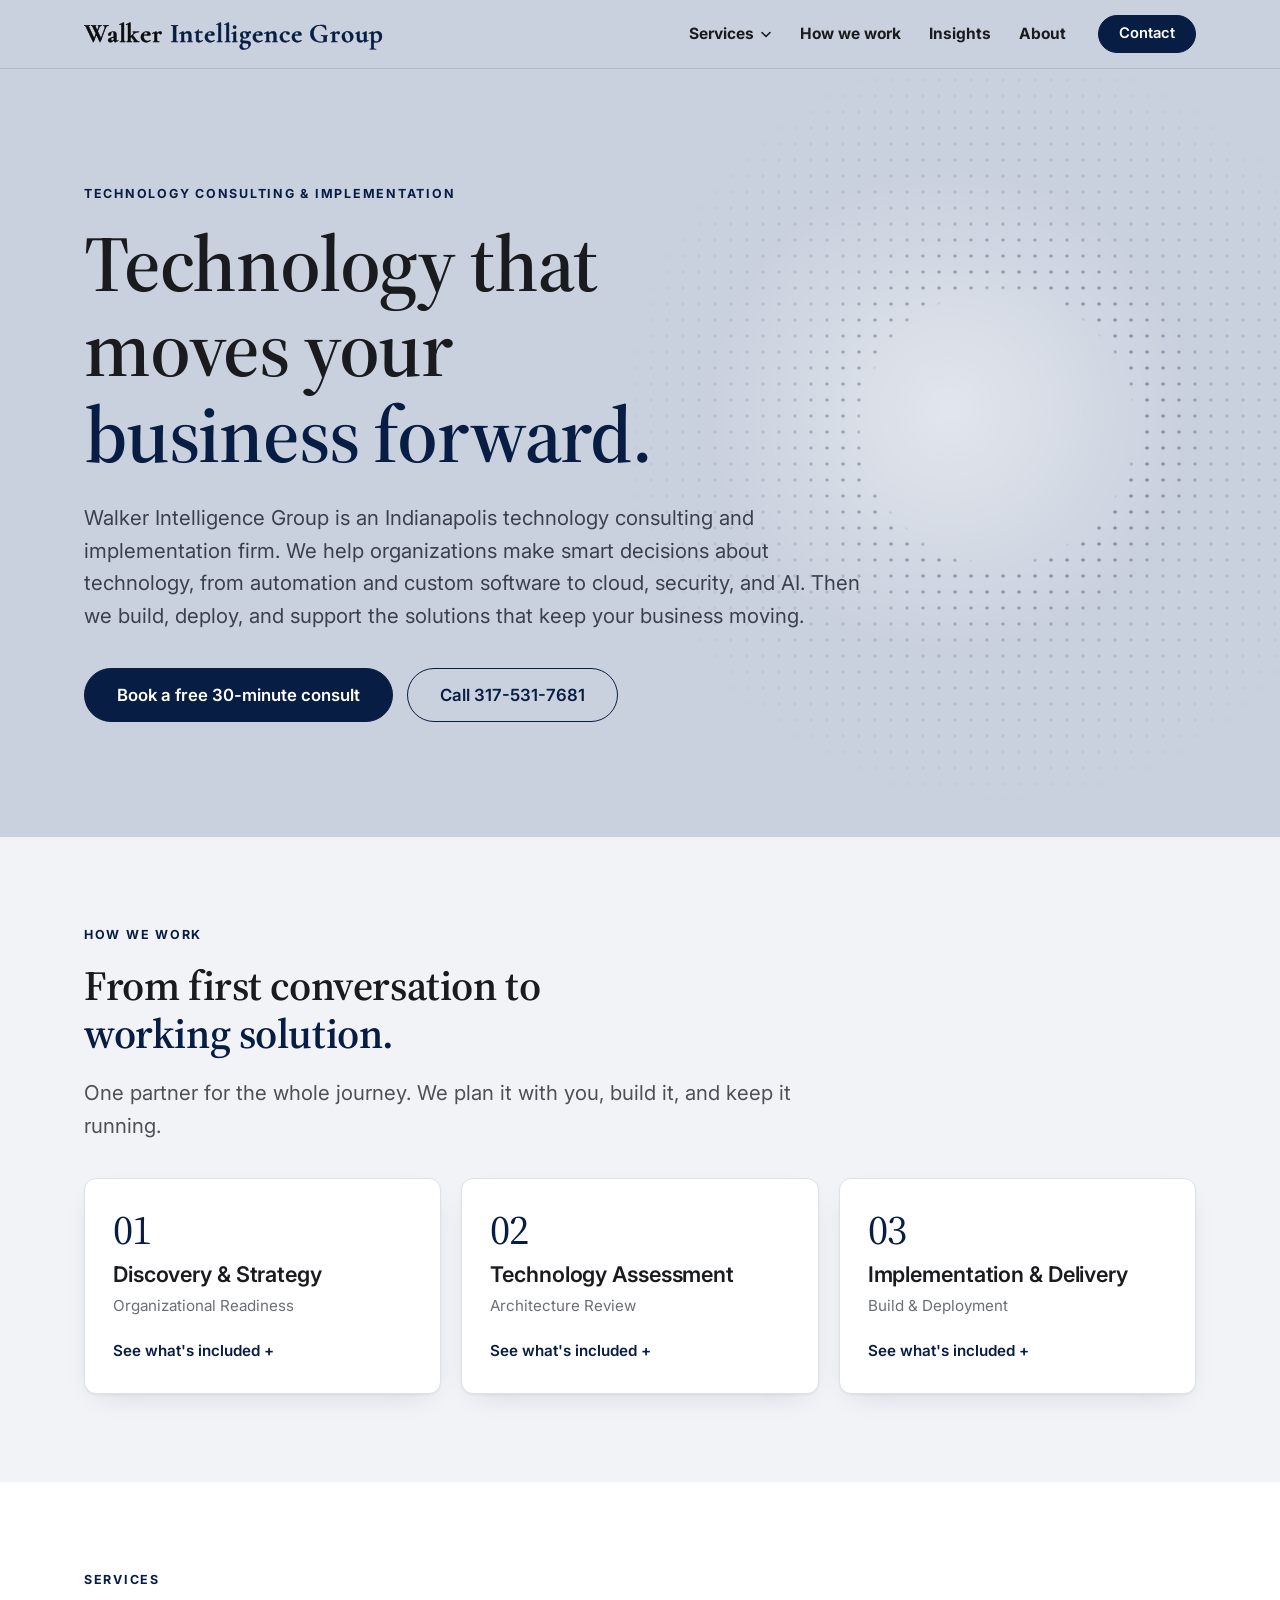
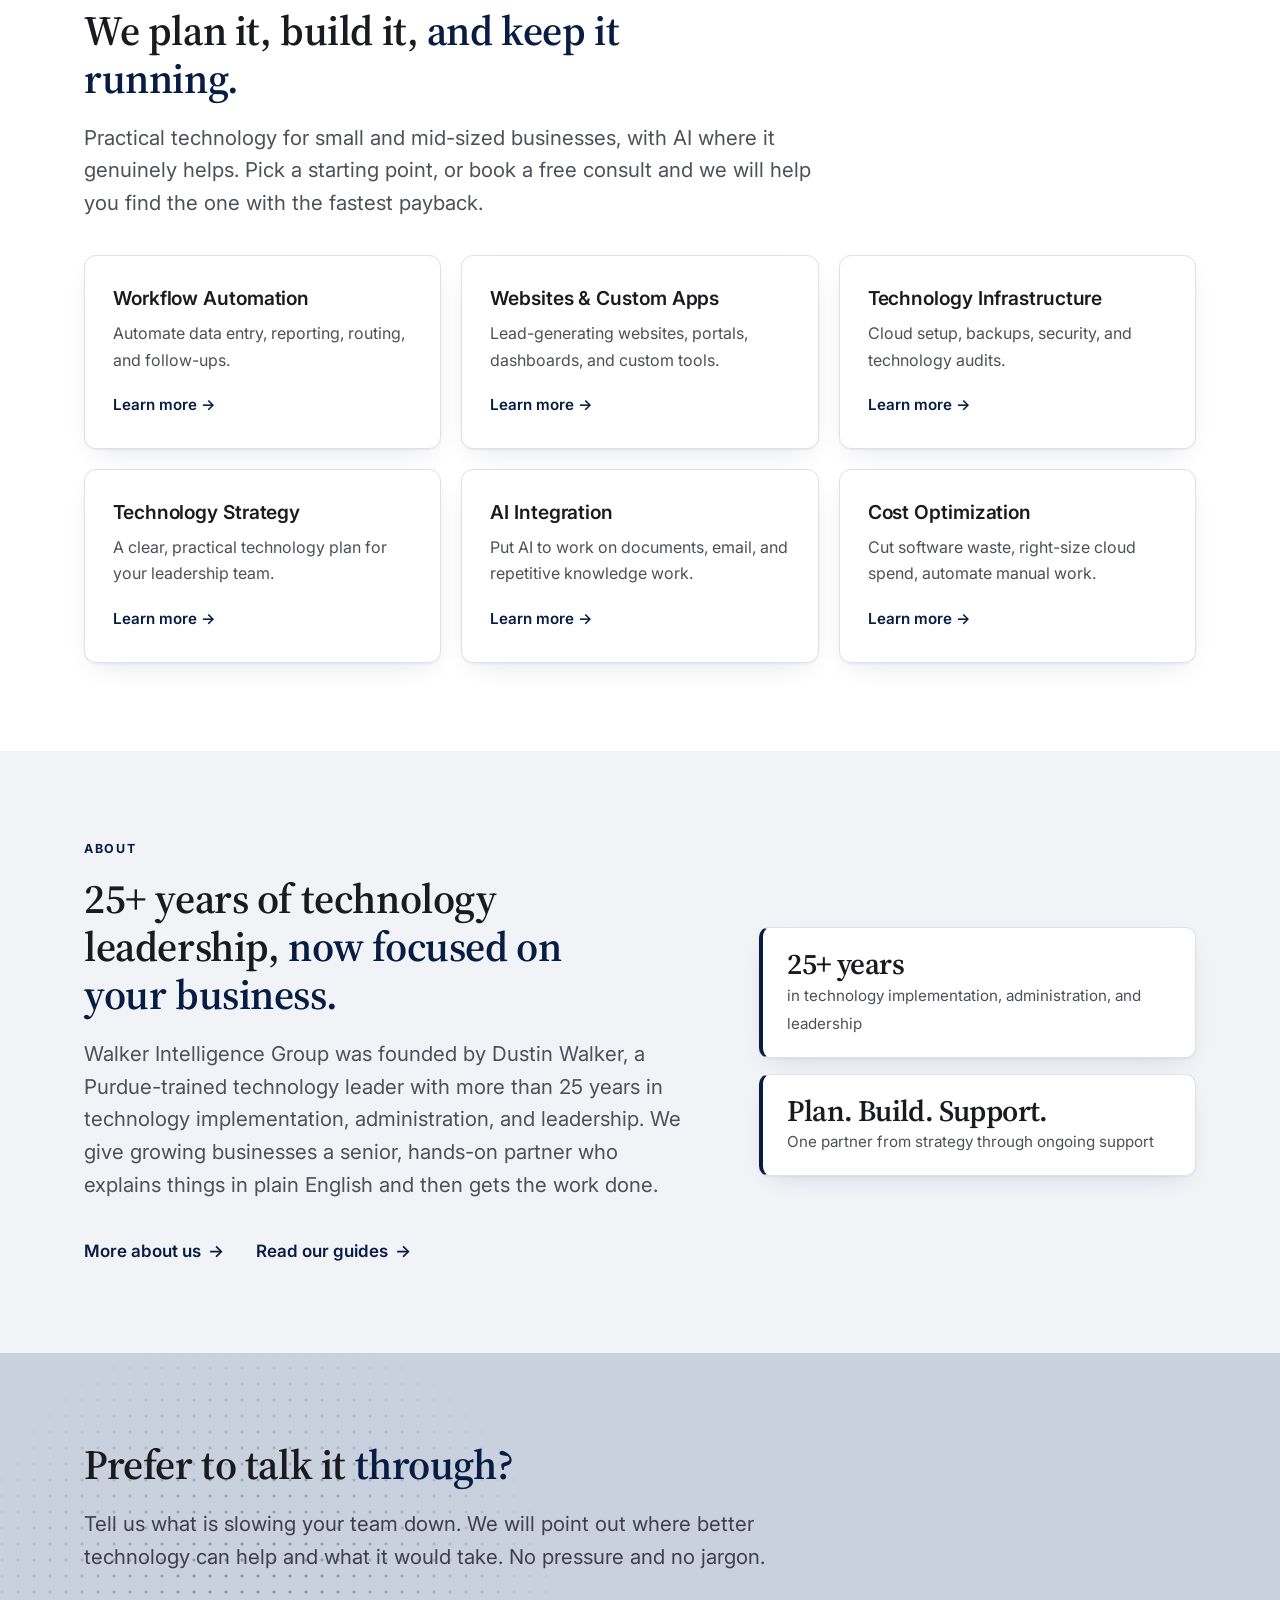
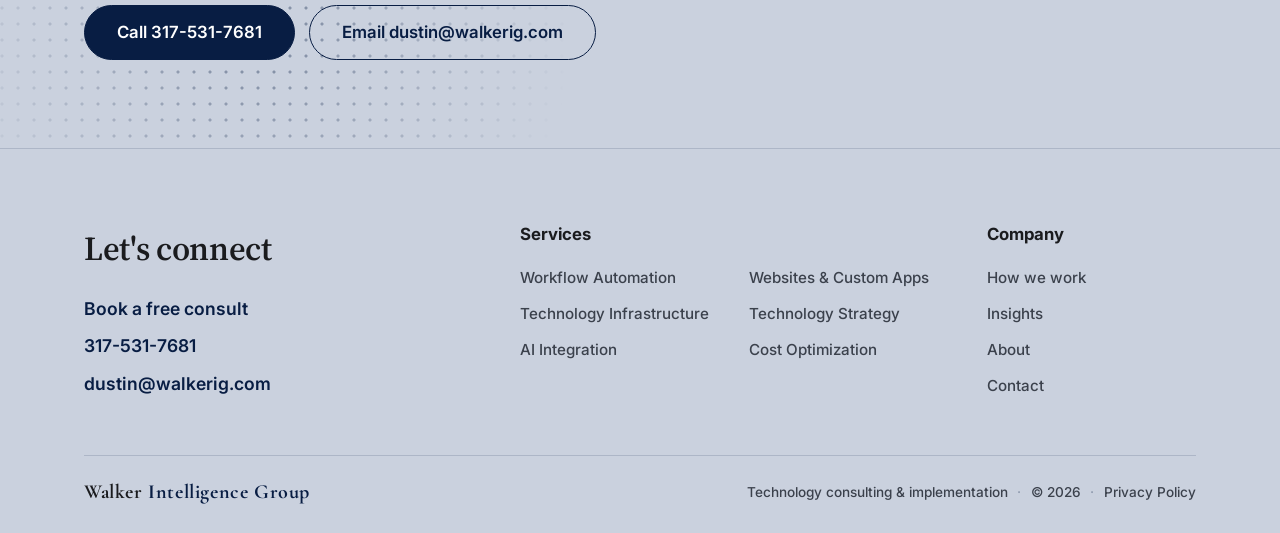
<file: index.html>
<!DOCTYPE html>
<html lang="en">
<head>
  <meta charset="UTF-8" />
  <meta name="viewport" content="width=device-width, initial-scale=1.0" />
  <!-- Google Analytics 4 + lead tracking -->
  <script async src="https://www.googletagmanager.com/gtag/js?id=G-RJ7RK3Y0N4"></script>
  <script>
    window.dataLayer = window.dataLayer || [];
    function gtag(){dataLayer.push(arguments);}
    gtag('js', new Date());
    gtag('config', 'G-RJ7RK3Y0N4');
    // A form submission returns here with ?sent=1 (read before page scripts strip it)
    if (new URLSearchParams(location.search).get('sent') === '1') {
      gtag('event', 'generate_lead', { form_location: location.pathname });
    }
    document.addEventListener('click', function (e) {
      var a = e.target.closest && e.target.closest('a[href]');
      if (!a) return;
      var href = a.getAttribute('href');
      if (href.indexOf('tel:') === 0) gtag('event', 'phone_click', { link_text: a.textContent.trim() });
      else if (href.indexOf('mailto:') === 0) gtag('event', 'email_click', { link_text: a.textContent.trim() });
      else if (href === '/contact/') gtag('event', 'consult_click', { link_text: a.textContent.trim() });
    });
  </script>
  <title>Technology Consulting &amp; Implementation in Indianapolis | Walker Intelligence Group</title>
  <meta name="description" content="Indianapolis technology consulting and implementation. We plan, build, and run the automation, custom apps, cloud systems, and AI tools that move your business forward." />
  <link rel="canonical" href="https://walkerig.com/" />
  <meta name="robots" content="index, follow, max-image-preview:large" />
  <meta name="theme-color" content="#CAD1DE" />

  <meta property="og:type" content="website" />
  <meta property="og:site_name" content="Walker Intelligence Group" />
  <meta property="og:title" content="Technology Consulting &amp; Implementation in Indianapolis | Walker Intelligence Group" />
  <meta property="og:description" content="Technology consulting and implementation for Indianapolis businesses. We plan it, build it, and keep it running. No hype." />
  <meta property="og:url" content="https://walkerig.com/" />
  <meta property="og:image" content="https://walkerig.com/og-image.jpg" />
  <meta property="og:image:width" content="1200" />
  <meta property="og:image:height" content="630" />
  <meta property="og:image:alt" content="Walker Intelligence Group logo" />
  <meta property="og:locale" content="en_US" />
  <meta name="twitter:card" content="summary_large_image" />
  <meta name="twitter:title" content="Technology Consulting &amp; Implementation in Indianapolis | Walker Intelligence Group" />
  <meta name="twitter:description" content="Technology consulting and implementation for Indianapolis businesses. We plan it, build it, and keep it running." />
  <meta name="twitter:image" content="https://walkerig.com/og-image.jpg" />

  <link rel="icon" type="image/svg+xml" href="/favicon-wig.svg" />
  <link rel="icon" type="image/png" sizes="32x32" href="/favicon-32.png" />
  <link rel="apple-touch-icon" href="/apple-touch-icon.png" />

  <script type="application/ld+json">
  {
    "@context": "https://schema.org",
    "@graph": [
      {
        "@type": "ProfessionalService",
        "@id": "https://walkerig.com/#business",
        "name": "Walker Intelligence Group",
        "alternateName": "WIG",
        "url": "https://walkerig.com/",
        "logo": "https://walkerig.com/wig-logo-144.png",
        "image": "https://walkerig.com/og-image.jpg",
        "description": "Technology consulting and implementation firm in Indianapolis that plans, builds, deploys, and supports technology solutions, including technology strategy, AI integration, workflow automation, websites and custom apps, technology infrastructure, and IT cost optimization.",
        "email": "dustin@walkerig.com",
        "telephone": "+1-317-531-7681",
        "foundingDate": "2026",
        "sameAs": [
          "https://www.google.com/search?kgmid=/g/11nqm0_gm1"
        ],
        "address": {
          "@type": "PostalAddress",
          "addressLocality": "Indianapolis",
          "addressRegion": "IN",
          "addressCountry": "US"
        },
        "areaServed": [
          { "@type": "City", "name": "Indianapolis" },
          { "@type": "State", "name": "Indiana" }
        ],
        "founder": { "@id": "https://walkerig.com/#founder" },
        "knowsAbout": ["Technology consulting", "Workflow automation", "Custom software development", "Cloud infrastructure", "Cybersecurity", "Artificial intelligence", "IT cost optimization"],
        "hasOfferCatalog": {
          "@type": "OfferCatalog",
          "name": "Services",
          "itemListElement": [
            { "@type": "Offer", "itemOffered": { "@type": "Service", "name": "Workflow Automation" } },
            { "@type": "Offer", "itemOffered": { "@type": "Service", "name": "Websites & Custom Apps" } },
            { "@type": "Offer", "itemOffered": { "@type": "Service", "name": "Technology Infrastructure" } },
            { "@type": "Offer", "itemOffered": { "@type": "Service", "name": "Technology Strategy" } },
            { "@type": "Offer", "itemOffered": { "@type": "Service", "name": "AI Integration" } },
            { "@type": "Offer", "itemOffered": { "@type": "Service", "name": "Cost Optimization" } }
          ]
        }
      },
      {
        "@type": "Person",
        "@id": "https://walkerig.com/#founder",
        "name": "Dustin Walker",
        "jobTitle": "Founder",
        "description": "Technology leader with more than 25 years of experience in technology implementation, administration, and leadership.",
        "alumniOf": { "@type": "CollegeOrUniversity", "name": "Purdue University" },
        "url": "https://walkerig.com/about/",
        "email": "dustin@walkerig.com",
        "worksFor": { "@id": "https://walkerig.com/#business" }
      },
      {
        "@type": "WebSite",
        "@id": "https://walkerig.com/#website",
        "url": "https://walkerig.com/",
        "name": "Walker Intelligence Group",
        "publisher": { "@id": "https://walkerig.com/#business" }
      }
    ]
  }
  </script>
  <link rel="preconnect" href="https://fonts.googleapis.com" />
  <link rel="preconnect" href="https://fonts.gstatic.com" crossorigin />
  <link href="https://fonts.googleapis.com/css2?family=Cormorant+Garamond:wght@600;700&family=Inter:wght@400;500;600;700&family=Source+Serif+4:opsz,wght@8..60,400;8..60,600&display=swap" rel="stylesheet" />
  <link href="/assets/site.css" rel="stylesheet" />
  <script src="/assets/site.js" defer></script>

</head>
<body>

<!-- SHARED-HEADER:START -->
<header class="site-header">
  <div class="header-inner">
    <a class="brand" href="/" aria-label="Walker Intelligence Group home"><span class="brand-main">Walker <span>Intelligence Group</span></span></a>
    <nav class="primary-nav" aria-label="Main">
      <ul class="nav-list">
        <li class="nav-item">
          <button class="nav-link nav-trigger" type="button" aria-expanded="false" aria-controls="mega-services">Services <svg viewBox="0 0 12 12" aria-hidden="true"><path d="M2 4.5 6 8.5 10 4.5" fill="none" stroke="currentColor" stroke-width="1.6" stroke-linecap="round" stroke-linejoin="round"/></svg></button>
          <div class="mega" id="mega-services">
            <div class="mega-inner">
              <div>
                <p class="mega-kicker">Services</p>
                <p class="mega-title">We plan it, build it, and keep it running.</p>
                <a class="text-link" href="/#services">All services</a>
              </div>
              <ul class="mega-grid">
              <li><a href="/workflow-automation/"><strong>Workflow Automation</strong><span>Automate data entry, reporting, routing, and follow-ups.</span></a></li>
              <li><a href="/websites-custom-apps/"><strong>Websites &amp; Custom Apps</strong><span>Lead-generating websites, portals, dashboards, and custom tools.</span></a></li>
              <li><a href="/technology-infrastructure/"><strong>Technology Infrastructure</strong><span>Cloud setup, backups, security, and technology audits.</span></a></li>
              <li><a href="/technology-strategy/"><strong>Technology Strategy</strong><span>A clear, practical technology plan for your leadership team.</span></a></li>
              <li><a href="/ai-integration/"><strong>AI Integration</strong><span>Put AI to work on documents, email, and repetitive knowledge work.</span></a></li>
              <li><a href="/cost-optimization/"><strong>Cost Optimization</strong><span>Cut software waste, right-size cloud spend, automate manual work.</span></a></li>
              </ul>
            </div>
          </div>
        </li>
        <li class="nav-item"><a class="nav-link" href="/#approach">How we work</a></li>
        <li class="nav-item"><a class="nav-link" href="/insights/">Insights</a></li>
        <li class="nav-item"><a class="nav-link" href="/about/">About</a></li>
      </ul>
    </nav>
    <div class="header-actions">
    <a class="btn btn-sm" href="/contact/">Contact</a>
      <button class="menu-toggle" type="button" aria-expanded="false" aria-controls="mobile-menu" aria-label="Open menu"><span></span><span></span><span></span></button>
    </div>
  </div>
  <div class="mobile-menu" id="mobile-menu" hidden>
    <span class="mobile-label">Services</span>
    <ul>
      <li><a href="/workflow-automation/">Workflow Automation</a></li>
      <li><a href="/websites-custom-apps/">Websites &amp; Custom Apps</a></li>
      <li><a href="/technology-infrastructure/">Technology Infrastructure</a></li>
      <li><a href="/technology-strategy/">Technology Strategy</a></li>
      <li><a href="/ai-integration/">AI Integration</a></li>
      <li><a href="/cost-optimization/">Cost Optimization</a></li>
    </ul>
    <span class="mobile-label">Company</span>
    <ul>
      <li><a href="/#approach">How we work</a></li>
      <li><a href="/insights/">Insights</a></li>
      <li><a href="/about/">About</a></li>
      <li><a href="/contact/">Contact</a></li>
    </ul>
    <div class="mobile-cta">
      <a class="btn" href="/contact/">Book a free 30-minute consult</a>
    </div>
    <div class="mobile-contact"><a href="tel:+13175317681">317-531-7681</a><a href="mailto:dustin@walkerig.com">dustin@walkerig.com</a></div>
  </div>
</header>
<!-- SHARED-HEADER:END -->

<main>
  <section class="hero home-hero">
    <div class="wrap">
      <span class="eyebrow">Technology consulting &amp; implementation</span>
      <h1>Technology that moves your <em>business forward.</em></h1>
      <p class="lede">Walker Intelligence Group is an Indianapolis technology consulting and implementation firm. We help organizations make smart decisions about technology, from automation and custom software to cloud, security, and AI. Then we build, deploy, and support the solutions that keep your business moving.</p>
      <div class="cta-row">
        <a class="btn btn-lg" href="/contact/">Book a free 30-minute consult</a>
        <a class="btn btn-ghost btn-lg" href="tel:+13175317681">Call 317-531-7681</a>
      </div>
    </div>
  </section>

  <section class="alt" id="approach">
    <div class="wrap">
      <span class="eyebrow">How we work</span>
      <h2>From first conversation to <em>working solution.</em></h2>
      <p class="lede">One partner for the whole journey. We plan it with you, build it, and keep it running.</p>
      <div class="steps">
        <button class="card step" type="button" data-modal="modal-01" aria-haspopup="dialog">
          <span class="num">01</span>
          <h3>Discovery &amp; Strategy</h3>
          <span class="sub">Organizational Readiness</span>
          <span class="more">See what's included</span>
        </button>
        <button class="card step" type="button" data-modal="modal-02" aria-haspopup="dialog">
          <span class="num">02</span>
          <h3>Technology Assessment</h3>
          <span class="sub">Architecture Review</span>
          <span class="more">See what's included</span>
        </button>
        <button class="card step" type="button" data-modal="modal-03" aria-haspopup="dialog">
          <span class="num">03</span>
          <h3>Implementation &amp; Delivery</h3>
          <span class="sub">Build &amp; Deployment</span>
          <span class="more">See what's included</span>
        </button>
      </div>
    </div>
  </section>

  <section class="plain" id="services">
    <div class="wrap">
      <span class="eyebrow">Services</span>
      <h2>We plan it, build it, <em>and keep it running.</em></h2>
      <p class="lede">Practical technology for small and mid-sized businesses, with AI where it genuinely helps. Pick a starting point, or book a free consult and we will help you find the one with the fastest payback.</p>
      <div class="grid">
        <a class="card" href="/workflow-automation/">
          <h3>Workflow Automation</h3>
          <p>Automate data entry, reporting, routing, and follow-ups.</p>
          <span class="more">Learn more</span>
        </a>
        <a class="card" href="/websites-custom-apps/">
          <h3>Websites &amp; Custom Apps</h3>
          <p>Lead-generating websites, portals, dashboards, and custom tools.</p>
          <span class="more">Learn more</span>
        </a>
        <a class="card" href="/technology-infrastructure/">
          <h3>Technology Infrastructure</h3>
          <p>Cloud setup, backups, security, and technology audits.</p>
          <span class="more">Learn more</span>
        </a>
        <a class="card" href="/technology-strategy/">
          <h3>Technology Strategy</h3>
          <p>A clear, practical technology plan for your leadership team.</p>
          <span class="more">Learn more</span>
        </a>
        <a class="card" href="/ai-integration/">
          <h3>AI Integration</h3>
          <p>Put AI to work on documents, email, and repetitive knowledge work.</p>
          <span class="more">Learn more</span>
        </a>
        <a class="card" href="/cost-optimization/">
          <h3>Cost Optimization</h3>
          <p>Cut software waste, right-size cloud spend, automate manual work.</p>
          <span class="more">Learn more</span>
        </a>
      </div>
    </div>
  </section>

  <section class="alt" id="about">
    <div class="wrap about-split">
      <div>
        <span class="eyebrow">About</span>
        <h2>25+ years of technology leadership, <em>now focused on your business.</em></h2>
        <p class="lede">Walker Intelligence Group was founded by Dustin Walker, a Purdue-trained technology leader with more than 25 years in technology implementation, administration, and leadership. We give growing businesses a senior, hands-on partner who explains things in plain English and then gets the work done.</p>
        <div class="link-row">
          <a class="text-link" href="/about/">More about us</a>
          <a class="text-link" href="/insights/">Read our guides</a>
        </div>
      </div>
      <div class="stats">
        <div class="stat"><strong>25+ years</strong><span>in technology implementation, administration, and leadership</span></div>
        <div class="stat"><strong>Plan. Build. Support.</strong><span>One partner from strategy through ongoing support</span></div>
      </div>
    </div>
  </section>

  <section class="cta-band">
    <div class="wrap">
      <h2>Prefer to talk it <em>through?</em></h2>
      <p class="lede">Tell us what is slowing your team down. We will point out where better technology can help and what it would take. No pressure and no jargon.</p>
      <div class="cta-row">
        <a class="btn btn-lg" href="tel:+13175317681">Call 317-531-7681</a>
        <a class="btn btn-ghost btn-lg" href="mailto:dustin@walkerig.com">Email dustin@walkerig.com</a>
      </div>
    </div>
  </section>
</main>

<!-- Step pop-ups -->
<div class="modal-overlay" id="modalOverlay" aria-hidden="true">
  <div class="modal-backdrop" id="modalBackdrop"></div>

  <div class="modal" id="modal-01" role="dialog" aria-modal="true" aria-labelledby="modal-01-title">
    <button class="modal-close" type="button" aria-label="Close"><svg width="16" height="16" viewBox="0 0 16 16" aria-hidden="true"><path d="M2 2l12 12M14 2 2 14" stroke="currentColor" stroke-width="1.6" stroke-linecap="round"/></svg></button>
    <span class="modal-num">Step 01</span>
    <h2 class="modal-title" id="modal-01-title">Discovery &amp; Strategy</h2>
    <p class="modal-sub">Organizational Readiness</p>
    <p class="modal-desc">Before you can move forward with new technology, you need to know where you actually stand. Every engagement starts with a structured discovery process. It gives your leadership team a clear, honest picture of your current capabilities, gaps, and opportunities.</p>
    <ul class="checks">
      <li>Stakeholder interviews across leadership and key teams</li>
      <li>Audit of existing tools, workflows, and data practices</li>
      <li>Identification of high-impact opportunities for automation, modernization, and AI</li>
      <li>A prioritized roadmap with clear next steps and realistic timelines</li>
    </ul>
  </div>

  <div class="modal" id="modal-02" role="dialog" aria-modal="true" aria-labelledby="modal-02-title">
    <button class="modal-close" type="button" aria-label="Close"><svg width="16" height="16" viewBox="0 0 16 16" aria-hidden="true"><path d="M2 2l12 12M14 2 2 14" stroke="currentColor" stroke-width="1.6" stroke-linecap="round"/></svg></button>
    <span class="modal-num">Step 02</span>
    <h2 class="modal-title" id="modal-02-title">Technology Assessment</h2>
    <p class="modal-sub">Architecture Review</p>
    <p class="modal-desc">Most organizations are running on a mix of tools that were never designed to work together. We conduct a thorough review of your technology environment to identify what's working, what's creating risk, and where smarter infrastructure can unlock real efficiency.</p>
    <ul class="checks">
      <li>Inventory and evaluation of your current technology stack</li>
      <li>Security posture review and risk identification</li>
      <li>Assessment of integration gaps and redundant systems</li>
      <li>Recommendations tailored to your scale, budget, and goals</li>
    </ul>
  </div>

  <div class="modal" id="modal-03" role="dialog" aria-modal="true" aria-labelledby="modal-03-title">
    <button class="modal-close" type="button" aria-label="Close"><svg width="16" height="16" viewBox="0 0 16 16" aria-hidden="true"><path d="M2 2l12 12M14 2 2 14" stroke="currentColor" stroke-width="1.6" stroke-linecap="round"/></svg></button>
    <span class="modal-num">Step 03</span>
    <h2 class="modal-title" id="modal-03-title">Implementation &amp; Delivery</h2>
    <p class="modal-sub">Build &amp; Deployment</p>
    <p class="modal-desc">We don't hand you a plan and walk away. We build, deploy, and host the solution ourselves so you get a finished product that works, not a stack of recommendations to hand off to someone else.</p>
    <ul class="checks">
      <li>Full build and deployment of custom applications, automations, and AI tools</li>
      <li>Hosting, monitoring, and infrastructure management included</li>
      <li>Integration with your existing systems and workflows</li>
      <li>Ongoing maintenance and support so the solution keeps performing</li>
    </ul>
  </div>
</div>

<!-- SHARED-FOOTER:START -->
<footer class="site-footer">
  <div class="wrap">
    <div class="footer-grid">
      <div class="footer-connect">
        <h4>Let's connect</h4>
        <ul>
          <li><a href="/contact/">Book a free consult</a></li>
          <li><a href="tel:+13175317681">317-531-7681</a></li>
          <li><a href="mailto:dustin@walkerig.com">dustin@walkerig.com</a></li>
        </ul>
      </div>
      <nav aria-label="Services">
        <h4>Services</h4>
        <ul class="footer-two-col">
          <li><a href="/workflow-automation/">Workflow Automation</a></li>
          <li><a href="/websites-custom-apps/">Websites &amp; Custom Apps</a></li>
          <li><a href="/technology-infrastructure/">Technology Infrastructure</a></li>
          <li><a href="/technology-strategy/">Technology Strategy</a></li>
          <li><a href="/ai-integration/">AI Integration</a></li>
          <li><a href="/cost-optimization/">Cost Optimization</a></li>
        </ul>
      </nav>
      <nav aria-label="Company">
        <h4>Company</h4>
        <ul>
          <li><a href="/#approach">How we work</a></li>
          <li><a href="/insights/">Insights</a></li>
          <li><a href="/about/">About</a></li>
          <li><a href="/contact/">Contact</a></li>
        </ul>
      </nav>
    </div>
    <div class="footer-base">
      <a class="footer-name" href="/">Walker <span>Intelligence Group</span></a>
      <span>Technology consulting &amp; implementation<span class="sep" aria-hidden="true">&middot;</span>&copy; 2026<span class="sep" aria-hidden="true">&middot;</span><a href="/privacy/">Privacy Policy</a></span>
    </div>
  </div>
</footer>
<!-- SHARED-FOOTER:END -->

<script>
  // Step pop-ups
  (function () {
    var overlay = document.getElementById('modalOverlay');
    var active = null, opener = null;

    function open(id, btn) {
      if (active) active.classList.remove('active');
      opener = btn;
      active = document.getElementById(id);
      active.classList.add('active');
      // Next frame so the fade-in transition runs after display:block
      requestAnimationFrame(function () { overlay.classList.add('open'); });
      overlay.setAttribute('aria-hidden', 'false');
      document.body.style.overflow = 'hidden';
      active.querySelector('.modal-close').focus();
    }

    function close() {
      if (!active) return;
      overlay.classList.remove('open');
      overlay.setAttribute('aria-hidden', 'true');
      document.body.style.overflow = '';
      var closing = active;
      active = null;
      setTimeout(function () { closing.classList.remove('active'); }, 300);
      if (opener) opener.focus();
    }

    document.querySelectorAll('[data-modal]').forEach(function (btn) {
      btn.addEventListener('click', function () { open(btn.dataset.modal, btn); });
    });
    document.querySelectorAll('.modal-close').forEach(function (btn) { btn.addEventListener('click', close); });
    document.getElementById('modalBackdrop').addEventListener('click', close);
    document.addEventListener('keydown', function (e) { if (e.key === 'Escape') close(); });
  })();

  // Old homepage form submissions returned here with ?sent=1; tidy the URL
  if (new URLSearchParams(location.search).get('sent') === '1') history.replaceState(null, '', location.pathname);
</script>

</body>
</html>
</file>
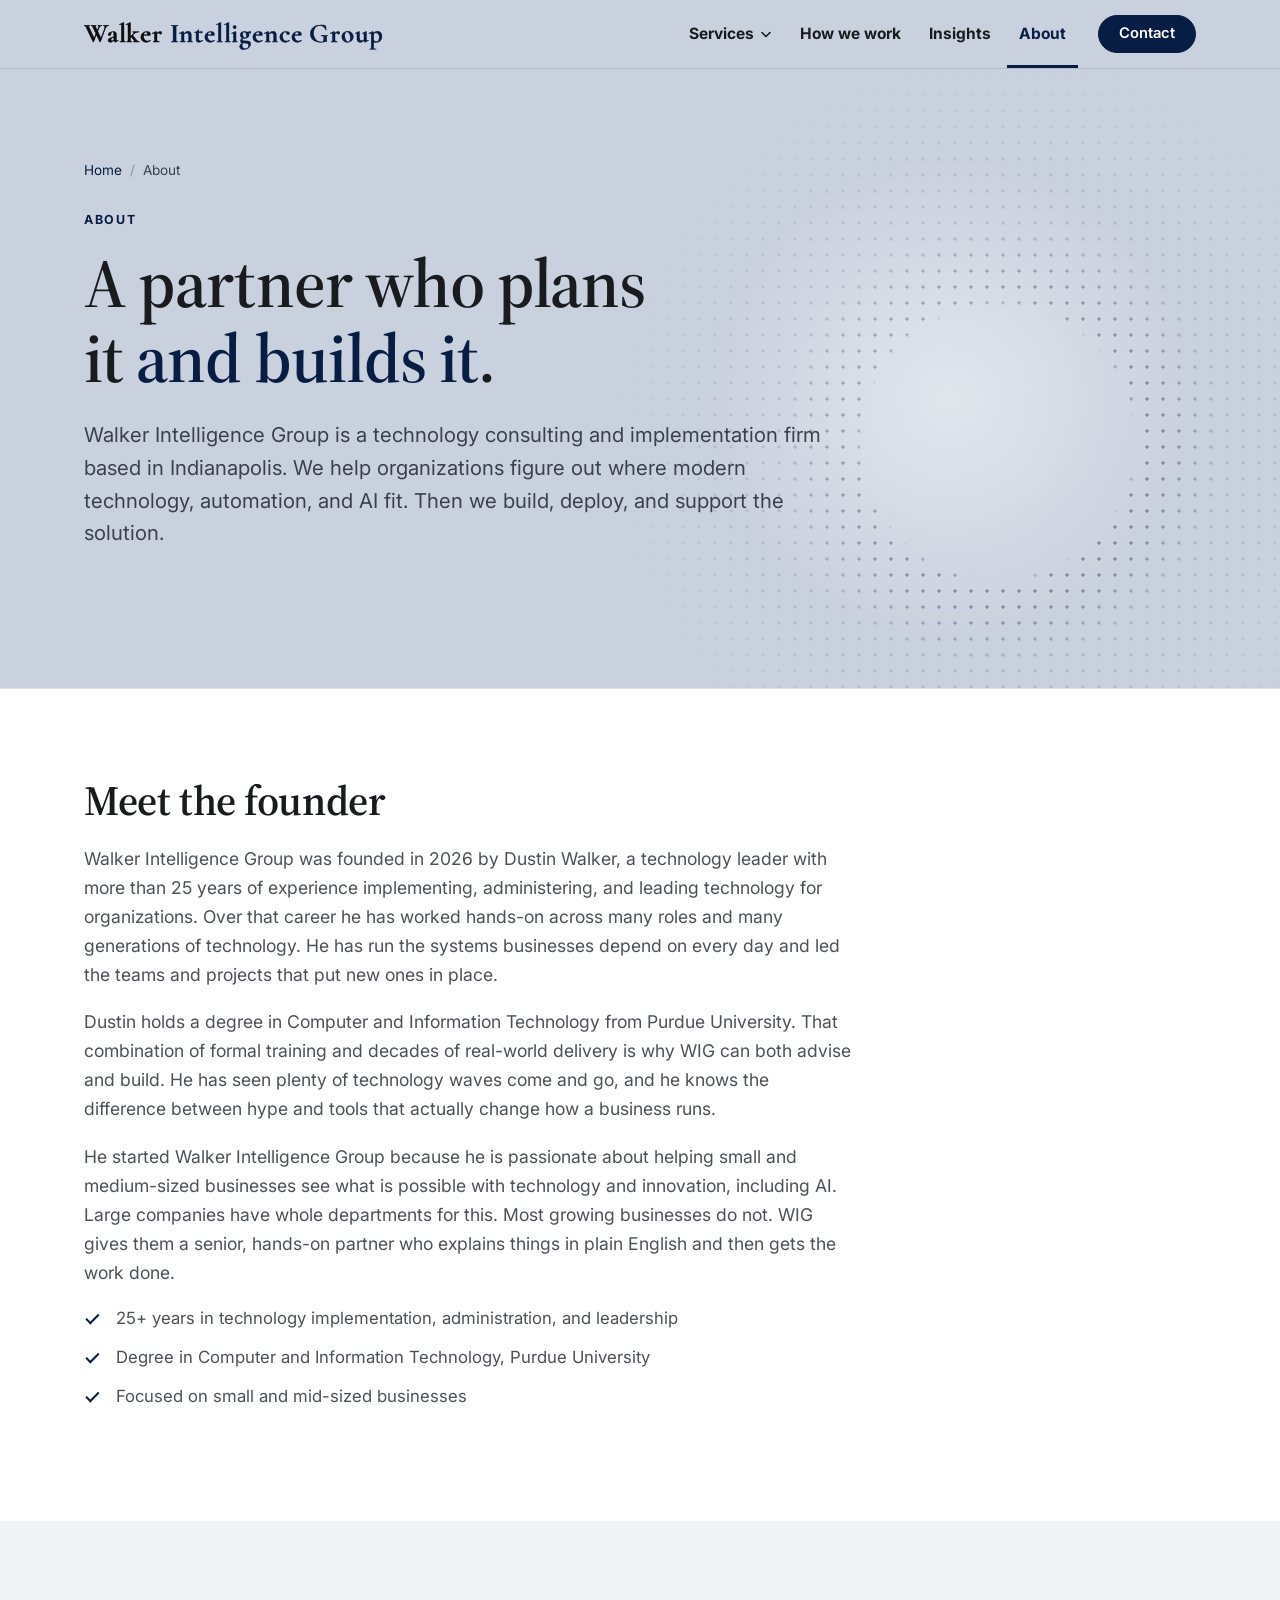
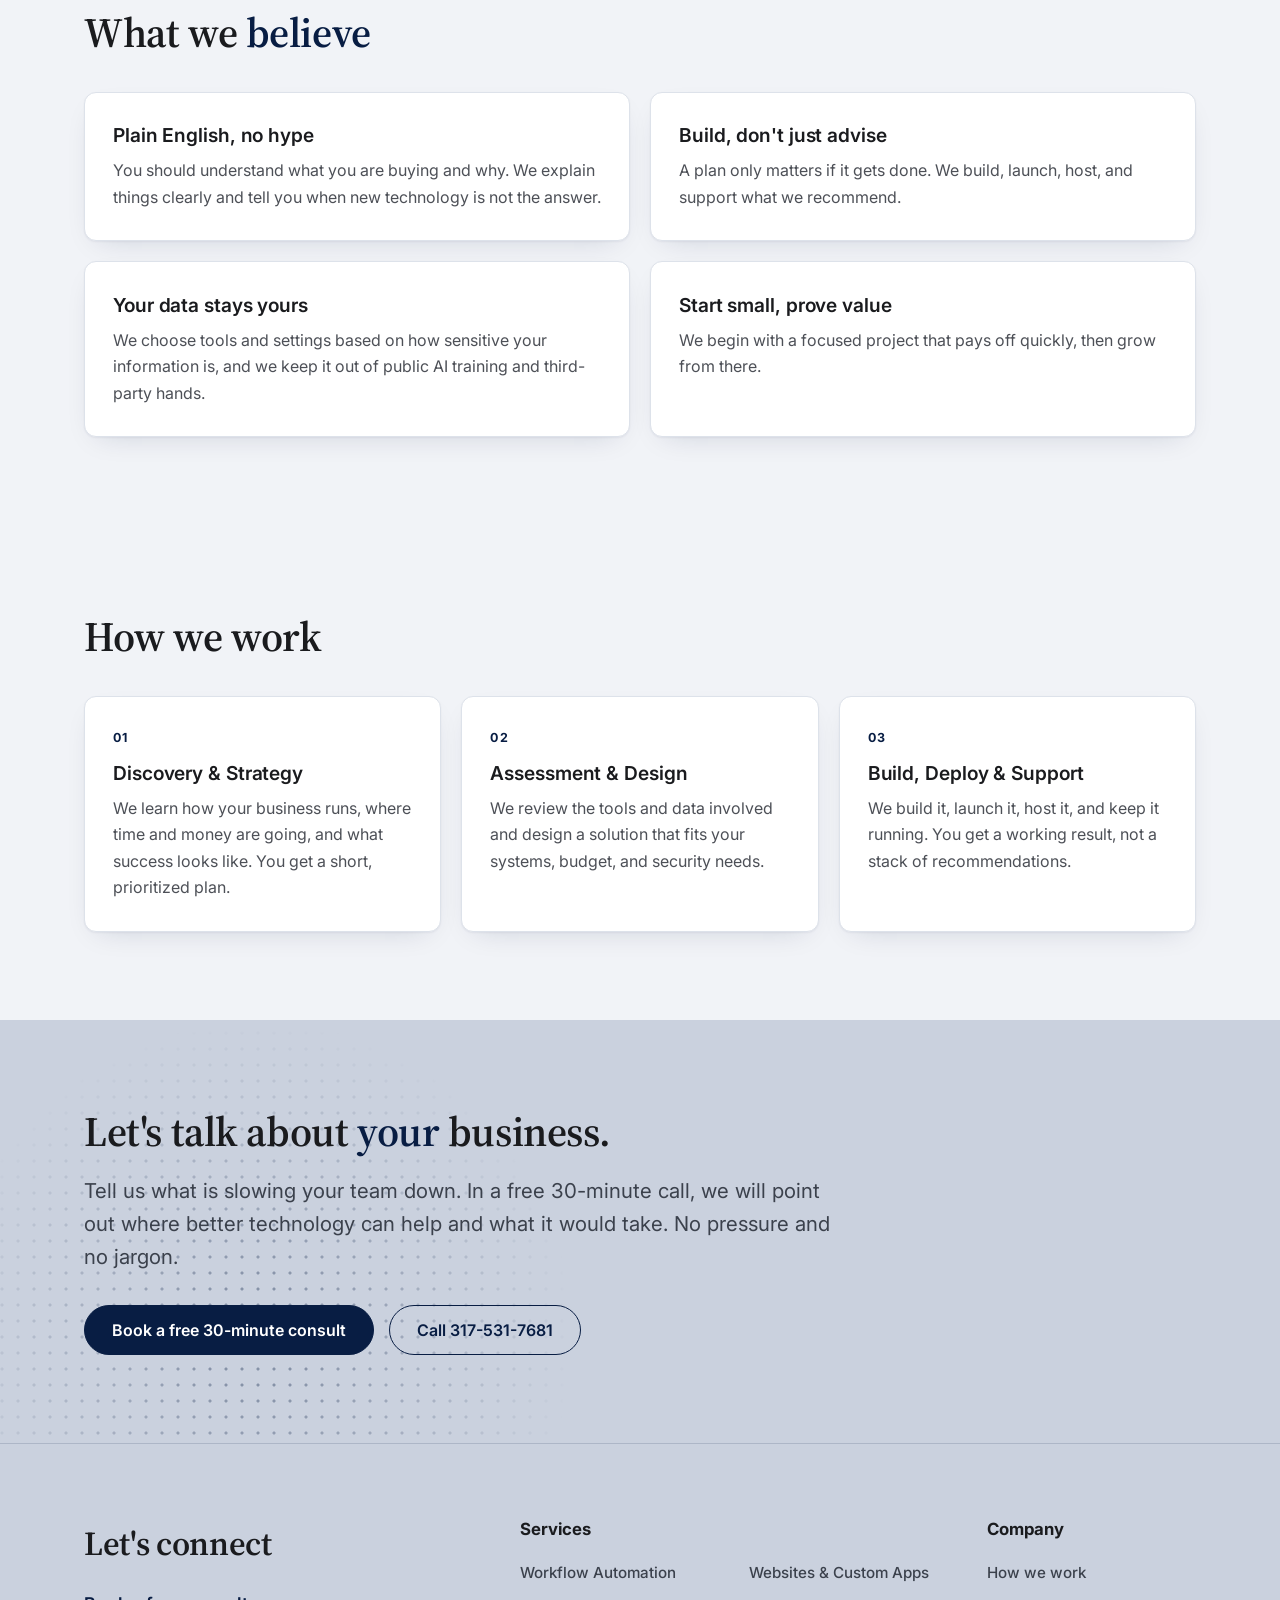
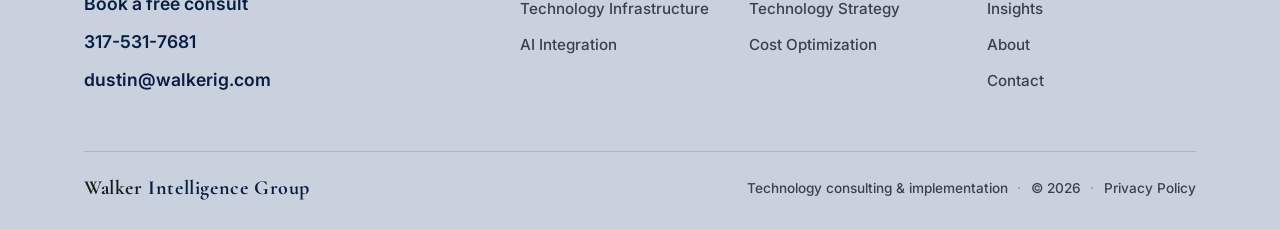
<file: about/index.html>
<!DOCTYPE html>
<html lang="en">
<head>
  <meta charset="UTF-8" />
  <meta name="viewport" content="width=device-width, initial-scale=1.0" />
  <!-- Google Analytics 4 + lead tracking -->
  <script async src="https://www.googletagmanager.com/gtag/js?id=G-RJ7RK3Y0N4"></script>
  <script>
    window.dataLayer = window.dataLayer || [];
    function gtag(){dataLayer.push(arguments);}
    gtag('js', new Date());
    gtag('config', 'G-RJ7RK3Y0N4');
    // A form submission returns here with ?sent=1 (read before page scripts strip it)
    if (new URLSearchParams(location.search).get('sent') === '1') {
      gtag('event', 'generate_lead', { form_location: location.pathname });
    }
    document.addEventListener('click', function (e) {
      var a = e.target.closest && e.target.closest('a[href]');
      if (!a) return;
      var href = a.getAttribute('href');
      if (href.indexOf('tel:') === 0) gtag('event', 'phone_click', { link_text: a.textContent.trim() });
      else if (href.indexOf('mailto:') === 0) gtag('event', 'email_click', { link_text: a.textContent.trim() });
      else if (href === '/contact/') gtag('event', 'consult_click', { link_text: a.textContent.trim() });
    });
  </script>
  <title>About Walker Intelligence Group | Indianapolis Technology Firm</title>
  <meta name="description" content="Indianapolis technology consulting and implementation firm founded by Dustin Walker, a Purdue-trained technology leader with 25+ years of experience." />
  <link rel="canonical" href="https://walkerig.com/about/" />
  <meta name="theme-color" content="#CAD1DE" />
  <meta property="og:type" content="website" />
  <meta property="og:site_name" content="Walker Intelligence Group" />
  <meta property="og:title" content="About Walker Intelligence Group | Indianapolis Technology Firm" />
  <meta property="og:description" content="Indianapolis technology consulting and implementation firm founded by Dustin Walker, a Purdue-trained technology leader with 25+ years of experience." />
  <meta property="og:url" content="https://walkerig.com/about/" />
  <meta property="og:image" content="https://walkerig.com/og-image.jpg" />
  <meta property="og:image:width" content="1200" />
  <meta property="og:image:height" content="630" />
  <meta name="twitter:card" content="summary_large_image" />
  <link rel="icon" type="image/svg+xml" href="/favicon-wig.svg" />
  <link rel="icon" type="image/png" sizes="32x32" href="/favicon-32.png" />
  <link rel="apple-touch-icon" href="/apple-touch-icon.png" />
  <link rel="preconnect" href="https://fonts.googleapis.com" />
  <link rel="preconnect" href="https://fonts.gstatic.com" crossorigin />
  <link href="https://fonts.googleapis.com/css2?family=Cormorant+Garamond:wght@600;700&family=Inter:wght@400;500;600;700&family=Source+Serif+4:opsz,wght@8..60,400;8..60,600&display=swap" rel="stylesheet" />
  <link href="/assets/site.css" rel="stylesheet" />
  <script src="/assets/site.js" defer></script>
  <script type="application/ld+json">
{
  "@context": "https://schema.org",
  "@graph": [
    {
      "@type": "AboutPage",
      "@id": "https://walkerig.com/about/",
      "url": "https://walkerig.com/about/",
      "name": "About Walker Intelligence Group",
      "about": {
        "@id": "https://walkerig.com/#business"
      },
      "mainEntity": {
        "@id": "https://walkerig.com/#founder"
      }
    },
    {
      "@type": "Person",
      "@id": "https://walkerig.com/#founder",
      "name": "Dustin Walker",
      "jobTitle": "Founder",
      "description": "Technology leader with more than 25 years of experience in technology implementation, administration, and leadership.",
      "alumniOf": {
        "@type": "CollegeOrUniversity",
        "name": "Purdue University"
      },
      "knowsAbout": [
        "Artificial intelligence",
        "Technology implementation",
        "Systems administration",
        "IT leadership",
        "Workflow automation"
      ],
      "worksFor": {
        "@id": "https://walkerig.com/#business"
      },
      "url": "https://walkerig.com/about/"
    },
    {
      "@type": "BreadcrumbList",
      "itemListElement": [
        {
          "@type": "ListItem",
          "position": 1,
          "name": "Home",
          "item": "https://walkerig.com/"
        },
        {
          "@type": "ListItem",
          "position": 2,
          "name": "About",
          "item": "https://walkerig.com/about/"
        }
      ]
    }
  ]
}
  </script>
</head>
<body>
<header class="site-header">
  <div class="header-inner">
    <a class="brand" href="/" aria-label="Walker Intelligence Group home"><span class="brand-main">Walker <span>Intelligence Group</span></span></a>
    <nav class="primary-nav" aria-label="Main">
      <ul class="nav-list">
        <li class="nav-item">
          <button class="nav-link nav-trigger" type="button" aria-expanded="false" aria-controls="mega-services">Services <svg viewBox="0 0 12 12" aria-hidden="true"><path d="M2 4.5 6 8.5 10 4.5" fill="none" stroke="currentColor" stroke-width="1.6" stroke-linecap="round" stroke-linejoin="round"/></svg></button>
          <div class="mega" id="mega-services">
            <div class="mega-inner">
              <div>
                <p class="mega-kicker">Services</p>
                <p class="mega-title">We plan it, build it, and keep it running.</p>
                <a class="text-link" href="/#services">All services</a>
              </div>
              <ul class="mega-grid">
              <li><a href="/workflow-automation/"><strong>Workflow Automation</strong><span>Automate data entry, reporting, routing, and follow-ups.</span></a></li>
              <li><a href="/websites-custom-apps/"><strong>Websites &amp; Custom Apps</strong><span>Lead-generating websites, portals, dashboards, and custom tools.</span></a></li>
              <li><a href="/technology-infrastructure/"><strong>Technology Infrastructure</strong><span>Cloud setup, backups, security, and technology audits.</span></a></li>
              <li><a href="/technology-strategy/"><strong>Technology Strategy</strong><span>A clear, practical technology plan for your leadership team.</span></a></li>
              <li><a href="/ai-integration/"><strong>AI Integration</strong><span>Put AI to work on documents, email, and repetitive knowledge work.</span></a></li>
              <li><a href="/cost-optimization/"><strong>Cost Optimization</strong><span>Cut software waste, right-size cloud spend, automate manual work.</span></a></li>
              </ul>
            </div>
          </div>
        </li>
        <li class="nav-item"><a class="nav-link" href="/#approach">How we work</a></li>
        <li class="nav-item"><a class="nav-link" href="/insights/">Insights</a></li>
        <li class="nav-item"><a class="nav-link" href="/about/" aria-current="page">About</a></li>
      </ul>
    </nav>
    <div class="header-actions">
    <a class="btn btn-sm" href="/contact/">Contact</a>
      <button class="menu-toggle" type="button" aria-expanded="false" aria-controls="mobile-menu" aria-label="Open menu"><span></span><span></span><span></span></button>
    </div>
  </div>
  <div class="mobile-menu" id="mobile-menu" hidden>
    <span class="mobile-label">Services</span>
    <ul>
      <li><a href="/workflow-automation/">Workflow Automation</a></li>
      <li><a href="/websites-custom-apps/">Websites &amp; Custom Apps</a></li>
      <li><a href="/technology-infrastructure/">Technology Infrastructure</a></li>
      <li><a href="/technology-strategy/">Technology Strategy</a></li>
      <li><a href="/ai-integration/">AI Integration</a></li>
      <li><a href="/cost-optimization/">Cost Optimization</a></li>
    </ul>
    <span class="mobile-label">Company</span>
    <ul>
      <li><a href="/#approach">How we work</a></li>
      <li><a href="/insights/">Insights</a></li>
      <li><a href="/about/">About</a></li>
      <li><a href="/contact/">Contact</a></li>
    </ul>
    <div class="mobile-cta">
      <a class="btn" href="/contact/">Book a free 30-minute consult</a>
    </div>
    <div class="mobile-contact"><a href="tel:+13175317681">317-531-7681</a><a href="mailto:dustin@walkerig.com">dustin@walkerig.com</a></div>
  </div>
</header>

<main>
  <section class="hero">
    <div class="wrap">
      <nav class="crumbs" aria-label="Breadcrumb"><a href="/">Home</a><span class="sep" aria-hidden="true">/</span><span aria-current="page">About</span></nav>
      <span class="eyebrow">About</span>
      <h1>A partner who plans it <em>and builds it</em>.</h1>
      <p class="lede">Walker Intelligence Group is a technology consulting and implementation firm based in Indianapolis. We help organizations figure out where modern technology, automation, and AI fit. Then we build, deploy, and support the solution.</p>
    </div>
  </section>

  <section>
    <div class="wrap prose">
      <h2>Meet the founder</h2>
      <p>Walker Intelligence Group was founded in 2026 by Dustin Walker, a technology leader with more than 25 years of experience implementing, administering, and leading technology for organizations. Over that career he has worked hands-on across many roles and many generations of technology. He has run the systems businesses depend on every day and led the teams and projects that put new ones in place.</p>
      <p>Dustin holds a degree in Computer and Information Technology from Purdue University. That combination of formal training and decades of real-world delivery is why WIG can both advise and build. He has seen plenty of technology waves come and go, and he knows the difference between hype and tools that actually change how a business runs.</p>
      <p>He started Walker Intelligence Group because he is passionate about helping small and medium-sized businesses see what is possible with technology and innovation, including AI. Large companies have whole departments for this. Most growing businesses do not. WIG gives them a senior, hands-on partner who explains things in plain English and then gets the work done.</p>
      <ul class="checks">
        <li>25+ years in technology implementation, administration, and leadership</li>
        <li>Degree in Computer and Information Technology, Purdue University</li>
        <li>Focused on small and mid-sized businesses</li>
      </ul>
    </div>
  </section>

  <section>
    <div class="wrap">
      <h2>What we <em>believe</em></h2>
      <div class="grid">
        <div class="card"><h3>Plain English, no hype</h3><p>You should understand what you are buying and why. We explain things clearly and tell you when new technology is not the answer.</p></div>
        <div class="card"><h3>Build, don't just advise</h3><p>A plan only matters if it gets done. We build, launch, host, and support what we recommend.</p></div>
        <div class="card"><h3>Your data stays yours</h3><p>We choose tools and settings based on how sensitive your information is, and we keep it out of public AI training and third-party hands.</p></div>
        <div class="card"><h3>Start small, prove value</h3><p>We begin with a focused project that pays off quickly, then grow from there.</p></div>
      </div>
    </div>
  </section>

  <section>
    <div class="wrap">
      <h2>How we work</h2>
      <div class="grid">
        <div class="card"><span class="num">01</span><h3>Discovery &amp; Strategy</h3><p>We learn how your business runs, where time and money are going, and what success looks like. You get a short, prioritized plan.</p></div>
        <div class="card"><span class="num">02</span><h3>Assessment &amp; Design</h3><p>We review the tools and data involved and design a solution that fits your systems, budget, and security needs.</p></div>
        <div class="card"><span class="num">03</span><h3>Build, Deploy &amp; Support</h3><p>We build it, launch it, host it, and keep it running. You get a working result, not a stack of recommendations.</p></div>
      </div>
    </div>
  </section>

  <section class="cta-band">
    <div class="wrap">
      <h2>Let's talk about <em>your</em> business.</h2>
      <p class="lede">Tell us what is slowing your team down. In a free 30-minute call, we will point out where better technology can help and what it would take. No pressure and no jargon.</p>
      <div class="cta-row">
        <a class="btn" href="/contact/">Book a free 30-minute consult</a>
        <a class="btn btn-ghost" href="tel:+13175317681">Call 317-531-7681</a>
      </div>
    </div>
  </section>
</main>
<footer class="site-footer">
  <div class="wrap">
    <div class="footer-grid">
      <div class="footer-connect">
        <h4>Let's connect</h4>
        <ul>
          <li><a href="/contact/">Book a free consult</a></li>
          <li><a href="tel:+13175317681">317-531-7681</a></li>
          <li><a href="mailto:dustin@walkerig.com">dustin@walkerig.com</a></li>
        </ul>
      </div>
      <nav aria-label="Services">
        <h4>Services</h4>
        <ul class="footer-two-col">
          <li><a href="/workflow-automation/">Workflow Automation</a></li>
          <li><a href="/websites-custom-apps/">Websites &amp; Custom Apps</a></li>
          <li><a href="/technology-infrastructure/">Technology Infrastructure</a></li>
          <li><a href="/technology-strategy/">Technology Strategy</a></li>
          <li><a href="/ai-integration/">AI Integration</a></li>
          <li><a href="/cost-optimization/">Cost Optimization</a></li>
        </ul>
      </nav>
      <nav aria-label="Company">
        <h4>Company</h4>
        <ul>
          <li><a href="/#approach">How we work</a></li>
          <li><a href="/insights/">Insights</a></li>
          <li><a href="/about/">About</a></li>
          <li><a href="/contact/">Contact</a></li>
        </ul>
      </nav>
    </div>
    <div class="footer-base">
      <a class="footer-name" href="/">Walker <span>Intelligence Group</span></a>
      <span>Technology consulting &amp; implementation<span class="sep" aria-hidden="true">&middot;</span>&copy; 2026<span class="sep" aria-hidden="true">&middot;</span><a href="/privacy/">Privacy Policy</a></span>
    </div>
  </div>
</footer>
</body>
</html>
</file>
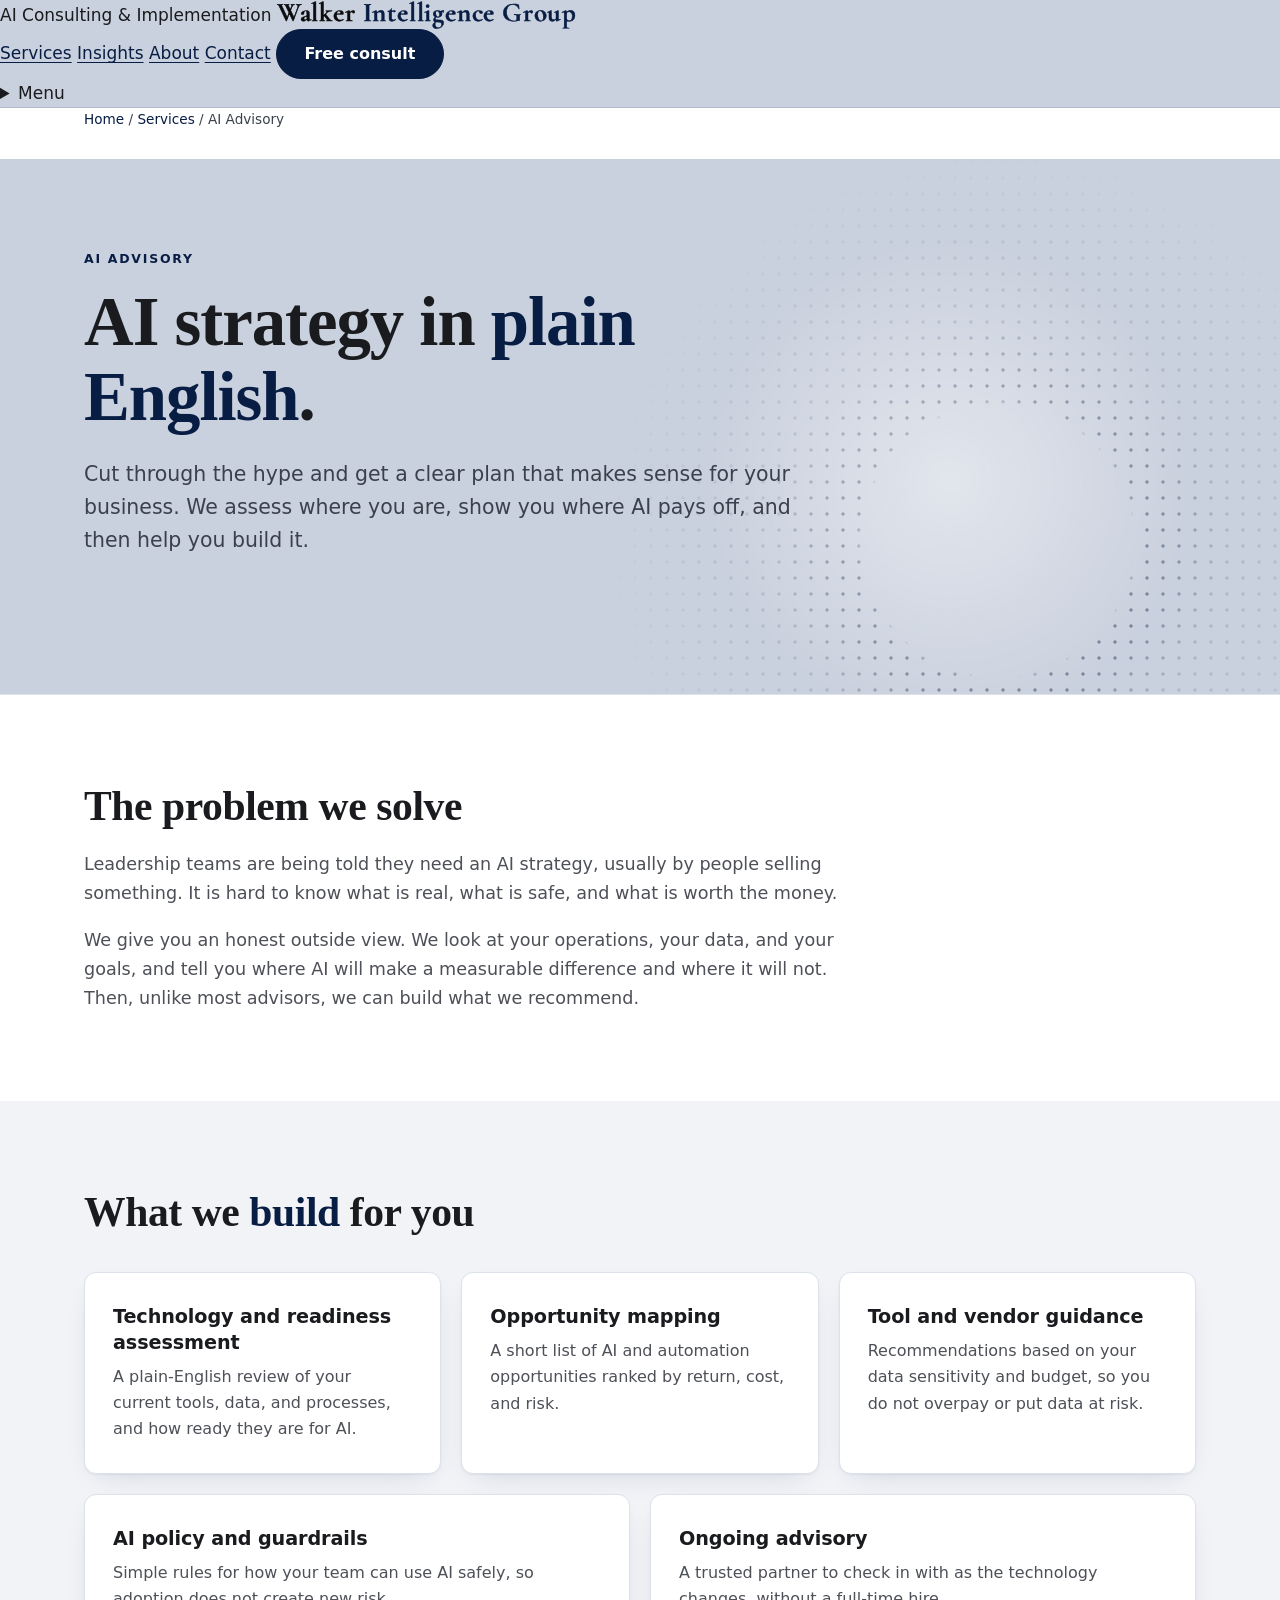
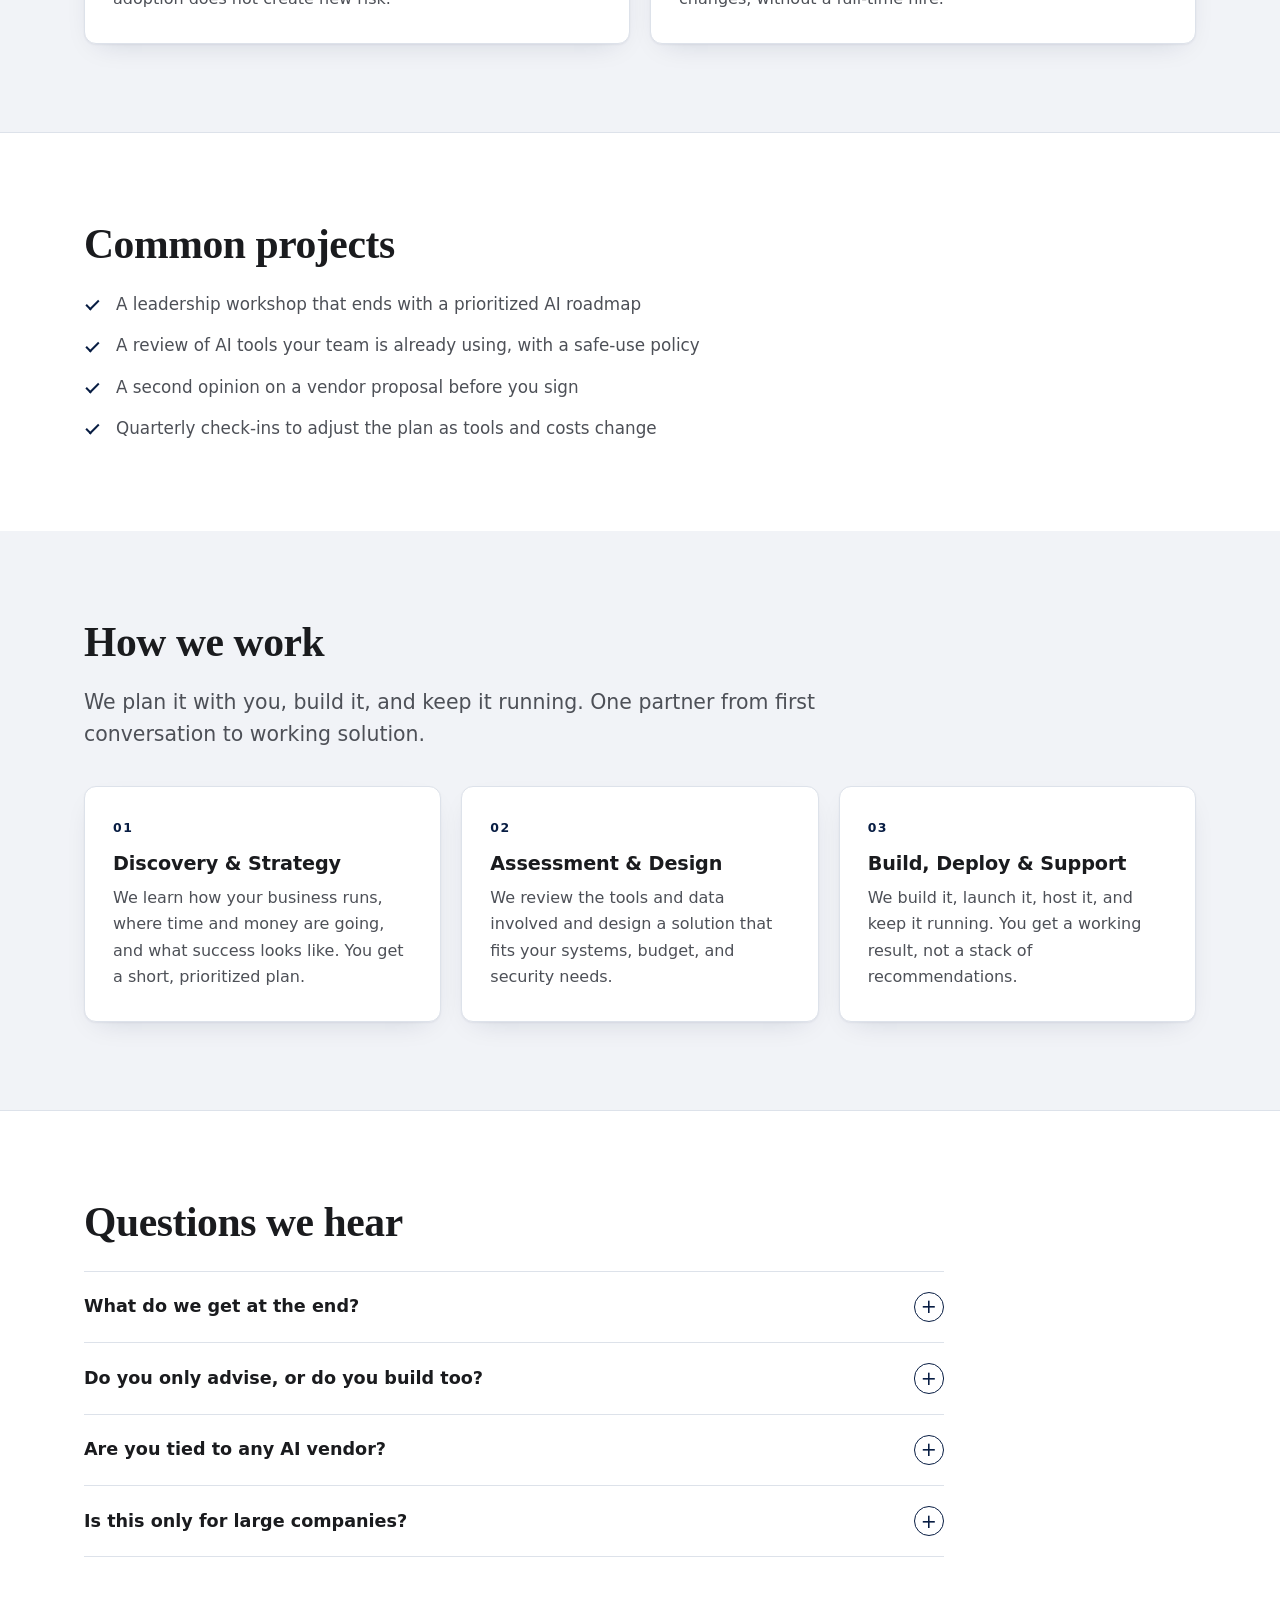
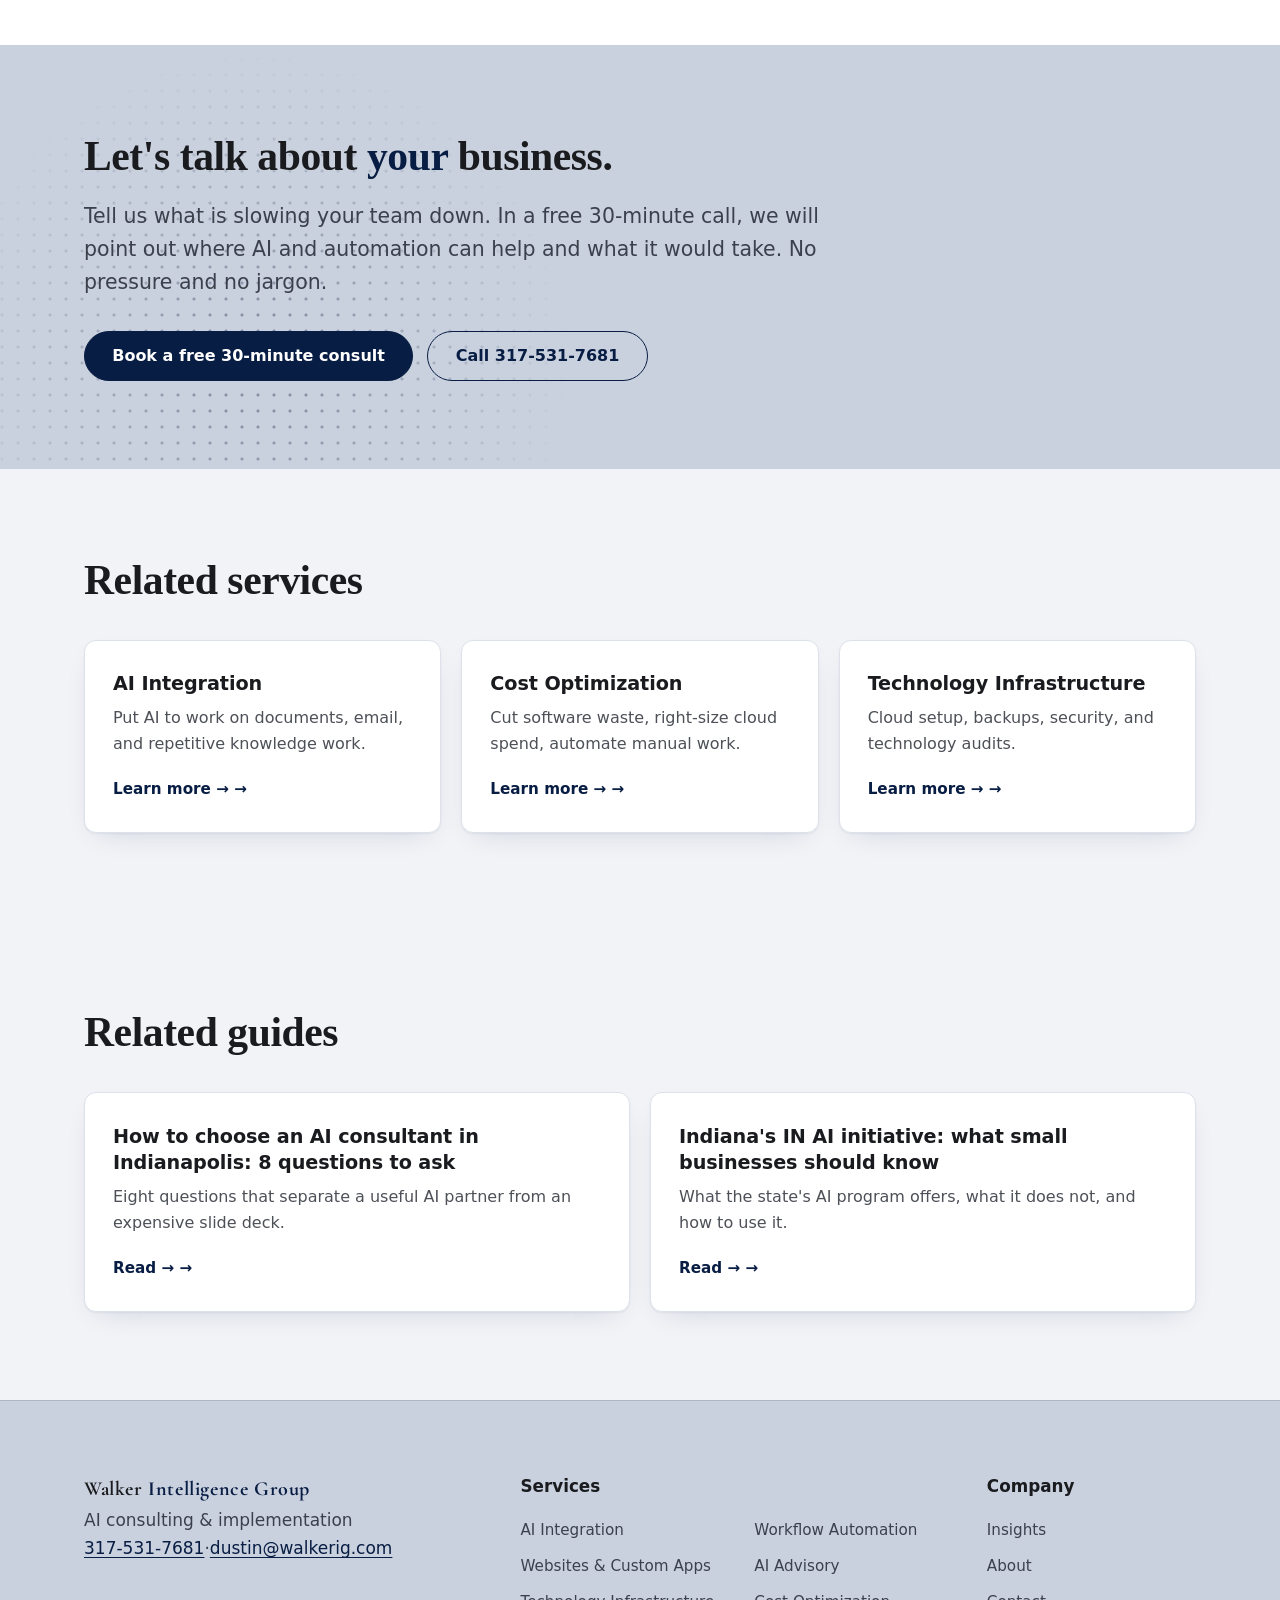
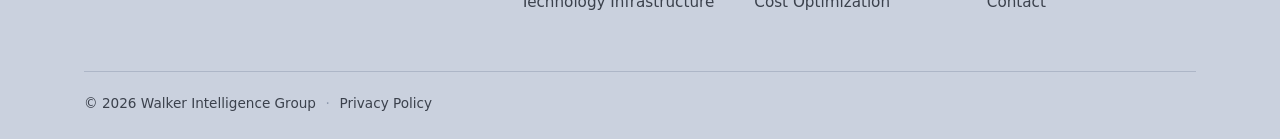
<file: ai-advisory/index.html>
<!DOCTYPE html>
<html lang="en">
<head>
  <meta charset="UTF-8" />
  <meta name="viewport" content="width=device-width, initial-scale=1.0" />
  <!-- Google Analytics 4 + lead tracking -->
  <script async src="https://www.googletagmanager.com/gtag/js?id=G-RJ7RK3Y0N4"></script>
  <script>
    window.dataLayer = window.dataLayer || [];
    function gtag(){dataLayer.push(arguments);}
    gtag('js', new Date());
    gtag('config', 'G-RJ7RK3Y0N4');
    // A form submission returns here with ?sent=1 (read before page scripts strip it)
    if (new URLSearchParams(location.search).get('sent') === '1') {
      gtag('event', 'generate_lead', { form_location: location.pathname });
    }
    document.addEventListener('click', function (e) {
      var a = e.target.closest && e.target.closest('a[href]');
      if (!a) return;
      var href = a.getAttribute('href');
      if (href.indexOf('tel:') === 0) gtag('event', 'phone_click', { link_text: a.textContent.trim() });
      else if (href.indexOf('mailto:') === 0) gtag('event', 'email_click', { link_text: a.textContent.trim() });
      else if (href === '/contact/') gtag('event', 'consult_click', { link_text: a.textContent.trim() });
    });
  </script>
  <title>AI Strategy &amp; Advisory in Indianapolis | Walker IG</title>
  <meta name="description" content="Cut through the AI hype. Get a plain-English assessment, the highest-ROI AI opportunities, and a clear plan. Then we help you build it." />
  <link rel="canonical" href="https://walkerig.com/ai-advisory/" />
  <meta name="theme-color" content="#0b0c0e" />
  <meta property="og:type" content="website" />
  <meta property="og:site_name" content="Walker Intelligence Group" />
  <meta property="og:title" content="AI Strategy &amp; Advisory in Indianapolis | Walker IG" />
  <meta property="og:description" content="Cut through the AI hype. Get a plain-English assessment, the highest-ROI AI opportunities, and a clear plan. Then we help you build it." />
  <meta property="og:url" content="https://walkerig.com/ai-advisory/" />
  <meta property="og:image" content="https://walkerig.com/og-image.jpg" />
  <meta property="og:image:width" content="1200" />
  <meta property="og:image:height" content="630" />
  <meta name="twitter:card" content="summary_large_image" />
  <link rel="icon" type="image/svg+xml" href="/favicon.svg" />
  <link rel="apple-touch-icon" href="/wig-logo-144.png" />
  <link rel="preconnect" href="https://fonts.googleapis.com" />
  <link rel="preconnect" href="https://fonts.gstatic.com" crossorigin />
  <link href="https://fonts.googleapis.com/css2?family=Cormorant+Garamond:ital,wght@0,300;0,400;0,600;1,300;1,400&family=DM+Mono:wght@300;400&display=swap" rel="stylesheet" />
  <link href="/assets/site.css" rel="stylesheet" />
  <script type="application/ld+json">
{
  "@context": "https://schema.org",
  "@graph": [
    {
      "@type": "Service",
      "@id": "https://walkerig.com/ai-advisory/#service",
      "name": "AI Advisory",
      "serviceType": "AI Advisory",
      "description": "Cut through the AI hype. Get a plain-English assessment, the highest-ROI AI opportunities, and a clear plan. Then we help you build it.",
      "url": "https://walkerig.com/ai-advisory/",
      "provider": {
        "@id": "https://walkerig.com/#business"
      },
      "areaServed": [
        {
          "@type": "City",
          "name": "Indianapolis"
        },
        {
          "@type": "State",
          "name": "Indiana"
        }
      ]
    },
    {
      "@type": "BreadcrumbList",
      "itemListElement": [
        {
          "@type": "ListItem",
          "position": 1,
          "name": "Home",
          "item": "https://walkerig.com/"
        },
        {
          "@type": "ListItem",
          "position": 2,
          "name": "Services",
          "item": "https://walkerig.com/#services"
        },
        {
          "@type": "ListItem",
          "position": 3,
          "name": "AI Advisory",
          "item": "https://walkerig.com/ai-advisory/"
        }
      ]
    }
  ]
}
  </script>
</head>
<body>
<header class="site-header">
  <a class="brand" href="/" aria-label="Walker Intelligence Group home">
    <span class="brand-top">AI Consulting &amp; Implementation</span>
    <span class="brand-main">Walker <span>Intelligence Group</span></span>
  </a>
  <nav class="site-nav" aria-label="Main">
    <a href="/#services" aria-current="page">Services</a>
    <a href="/insights/">Insights</a>
    <a href="/about/">About</a>
    <a href="/contact/">Contact</a>
    <a class="btn" href="/contact/">Free consult</a>
  </nav>
  <details class="menu">
    <summary>Menu</summary>
    <div class="menu-panel">
      <span class="menu-label">Services</span>
        <a href="/ai-integration/">AI Integration</a>
        <a href="/workflow-automation/">Workflow Automation</a>
        <a href="/websites-custom-apps/">Websites &amp; Custom Apps</a>
        <a href="/ai-advisory/">AI Advisory</a>
        <a href="/technology-infrastructure/">Technology Infrastructure</a>
        <a href="/cost-optimization/">Cost Optimization</a>
      <span class="menu-label">Company</span>
      <a href="/insights/">Insights</a>
      <a href="/about/">About</a>
      <a href="/contact/">Contact</a>
      <a href="tel:+13175317681">Call 317-531-7681</a>
    </div>
  </details>
</header>

<main>
  <div class="wrap crumbs"><a href="/">Home</a> / <a href="/#services">Services</a> / AI Advisory</div>

  <section class="hero">
    <div class="wrap">
      <span class="eyebrow">AI Advisory</span>
      <h1>AI strategy in <em>plain English</em>.</h1>
      <p class="lede">Cut through the hype and get a clear plan that makes sense for your business. We assess where you are, show you where AI pays off, and then help you build it.</p>
    </div>
  </section>

  <section>
    <div class="wrap prose">
      <h2>The problem we solve</h2>
        <p>Leadership teams are being told they need an AI strategy, usually by people selling something. It is hard to know what is real, what is safe, and what is worth the money.</p>
        <p>We give you an honest outside view. We look at your operations, your data, and your goals, and tell you where AI will make a measurable difference and where it will not. Then, unlike most advisors, we can build what we recommend.</p>
    </div>
  </section>

  <section>
    <div class="wrap">
      <h2>What we <em>build</em> for you</h2>
      <div class="grid">
        <div class="card"><h3>Technology and readiness assessment</h3><p>A plain-English review of your current tools, data, and processes, and how ready they are for AI.</p></div>
        <div class="card"><h3>Opportunity mapping</h3><p>A short list of AI and automation opportunities ranked by return, cost, and risk.</p></div>
        <div class="card"><h3>Tool and vendor guidance</h3><p>Recommendations based on your data sensitivity and budget, so you do not overpay or put data at risk.</p></div>
        <div class="card"><h3>AI policy and guardrails</h3><p>Simple rules for how your team can use AI safely, so adoption does not create new risk.</p></div>
        <div class="card"><h3>Ongoing advisory</h3><p>A trusted partner to check in with as the technology changes, without a full-time hire.</p></div>
      </div>
    </div>
  </section>

  <section>
    <div class="wrap">
      <h2>Common projects</h2>
      <ul class="checks">
        <li>A leadership workshop that ends with a prioritized AI roadmap</li>
        <li>A review of AI tools your team is already using, with a safe-use policy</li>
        <li>A second opinion on a vendor proposal before you sign</li>
        <li>Quarterly check-ins to adjust the plan as tools and costs change</li>
      </ul>
    </div>
  </section>

  <section>
    <div class="wrap">
      <h2>How we work</h2>
      <p class="lede">We plan it with you, build it, and keep it running. One partner from first conversation to working solution.</p>
      <div class="grid">
        <div class="card"><span class="num">01</span><h3>Discovery &amp; Strategy</h3><p>We learn how your business runs, where time and money are going, and what success looks like. You get a short, prioritized plan.</p></div>
        <div class="card"><span class="num">02</span><h3>Assessment &amp; Design</h3><p>We review the tools and data involved and design a solution that fits your systems, budget, and security needs.</p></div>
        <div class="card"><span class="num">03</span><h3>Build, Deploy &amp; Support</h3><p>We build it, launch it, host it, and keep it running. You get a working result, not a stack of recommendations.</p></div>
      </div>
    </div>
  </section>

  <section>
    <div class="wrap">
      <h2>Questions we hear</h2>
      <div class="faq">
        <details><summary>What do we get at the end?</summary><p>A written roadmap with prioritized opportunities, expected impact, rough costs, and clear next steps. Not a slide deck full of buzzwords.</p></details>
        <details><summary>Do you only advise, or do you build too?</summary><p>Both. We are an AI consulting and implementation firm. You can take the plan and run with it, or have us build it.</p></details>
        <details><summary>Are you tied to any AI vendor?</summary><p>No. We recommend what fits your needs and data, not what pays us a commission.</p></details>
        <details><summary>Is this only for large companies?</summary><p>No. Most of our work is with small and mid-sized organizations that need practical answers, not an enterprise program.</p></details>
      </div>
    </div>
  </section>

  <section class="cta-band">
    <div class="wrap">
      <h2>Let's talk about <em>your</em> business.</h2>
      <p class="lede">Tell us what is slowing your team down. In a free 30-minute call, we will point out where AI and automation can help and what it would take. No pressure and no jargon.</p>
      <div class="cta-row">
        <a class="btn" href="/contact/">Book a free 30-minute consult</a>
        <a class="btn btn-ghost" href="tel:+13175317681">Call 317-531-7681</a>
      </div>
    </div>
  </section>

  <section>
    <div class="wrap">
      <h2>Related services</h2>
      <div class="grid">
        <a class="card" href="/ai-integration/"><h3>AI Integration</h3><p>Put AI to work on documents, email, and repetitive knowledge work.</p><span class="more">Learn more &rarr;</span></a>
        <a class="card" href="/cost-optimization/"><h3>Cost Optimization</h3><p>Cut software waste, right-size cloud spend, automate manual work.</p><span class="more">Learn more &rarr;</span></a>
        <a class="card" href="/technology-infrastructure/"><h3>Technology Infrastructure</h3><p>Cloud setup, backups, security, and technology audits.</p><span class="more">Learn more &rarr;</span></a>
      </div>
    </div>
  </section>
  <section>
    <div class="wrap">
      <h2>Related guides</h2>
      <div class="grid">
        <a class="card" href="/insights/how-to-choose-an-ai-consultant-indianapolis/"><h3>How to choose an AI consultant in Indianapolis: 8 questions to ask</h3><p>Eight questions that separate a useful AI partner from an expensive slide deck.</p><span class="more">Read &rarr;</span></a>
        <a class="card" href="/insights/indiana-in-ai-initiative-small-business/"><h3>Indiana's IN AI initiative: what small businesses should know</h3><p>What the state&#x27;s AI program offers, what it does not, and how to use it.</p><span class="more">Read &rarr;</span></a>
      </div>
    </div>
  </section>
</main>
<footer class="site-footer">
  <div class="wrap">
    <div class="footer-grid">
      <div class="footer-brand">
        <a class="footer-name" href="/">Walker <span>Intelligence Group</span></a>
        <p>AI consulting &amp; implementation</p>
        <p class="footer-contact"><a href="tel:+13175317681">317-531-7681</a><span aria-hidden="true">&middot;</span><a href="mailto:dustin@walkerig.com">dustin@walkerig.com</a></p>
      </div>
      <nav aria-label="Services">
        <h4>Services</h4>
        <ul class="footer-two-col">
          <li><a href="/ai-integration/">AI Integration</a></li>
          <li><a href="/workflow-automation/">Workflow Automation</a></li>
          <li><a href="/websites-custom-apps/">Websites &amp; Custom Apps</a></li>
          <li><a href="/ai-advisory/">AI Advisory</a></li>
          <li><a href="/technology-infrastructure/">Technology Infrastructure</a></li>
          <li><a href="/cost-optimization/">Cost Optimization</a></li>
        </ul>
      </nav>
      <nav aria-label="Company">
        <h4>Company</h4>
        <ul>
          <li><a href="/insights/">Insights</a></li>
          <li><a href="/about/">About</a></li>
          <li><a href="/contact/">Contact</a></li>
        </ul>
      </nav>
    </div>
    <div class="footer-base">
      <span>&copy; 2026 Walker Intelligence Group<span class="sep" aria-hidden="true">&middot;</span><a href="/privacy/">Privacy Policy</a></span>
    </div>
  </div>
</footer>
</body>
</html>
</file>
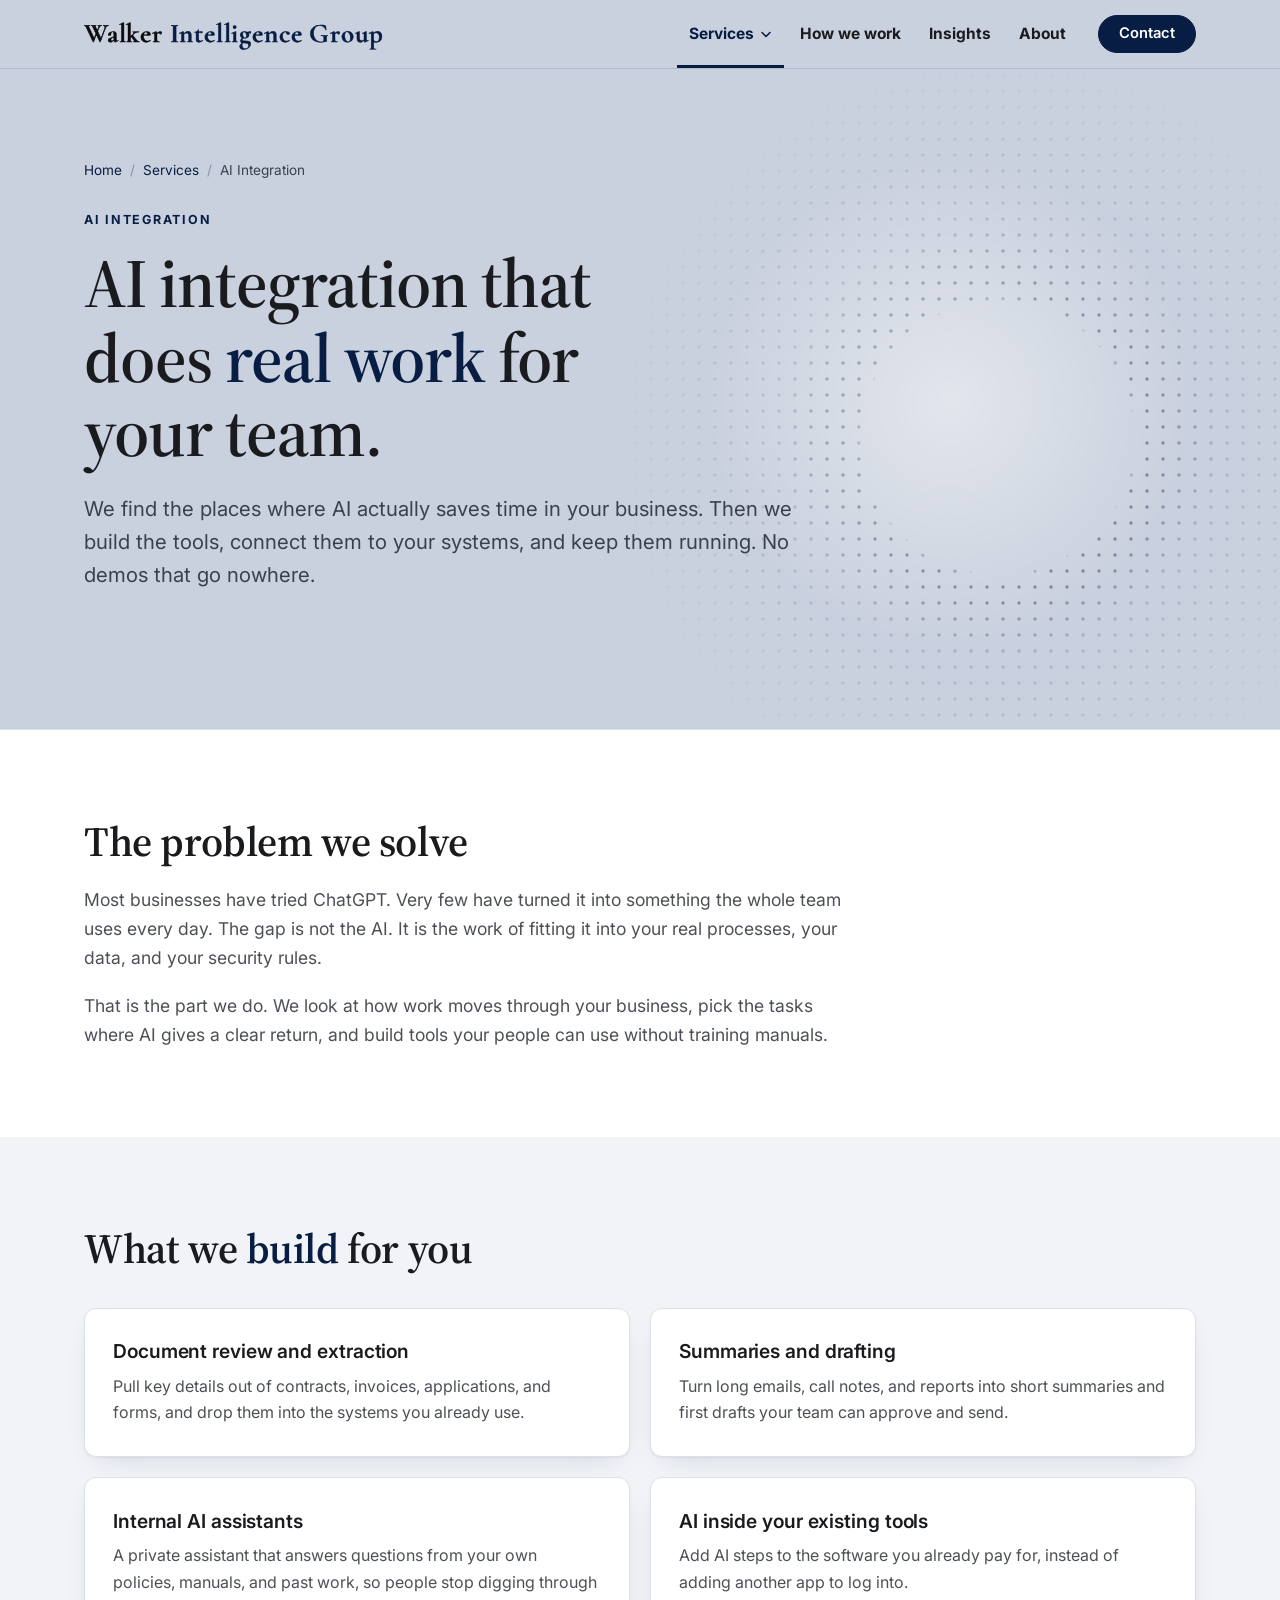
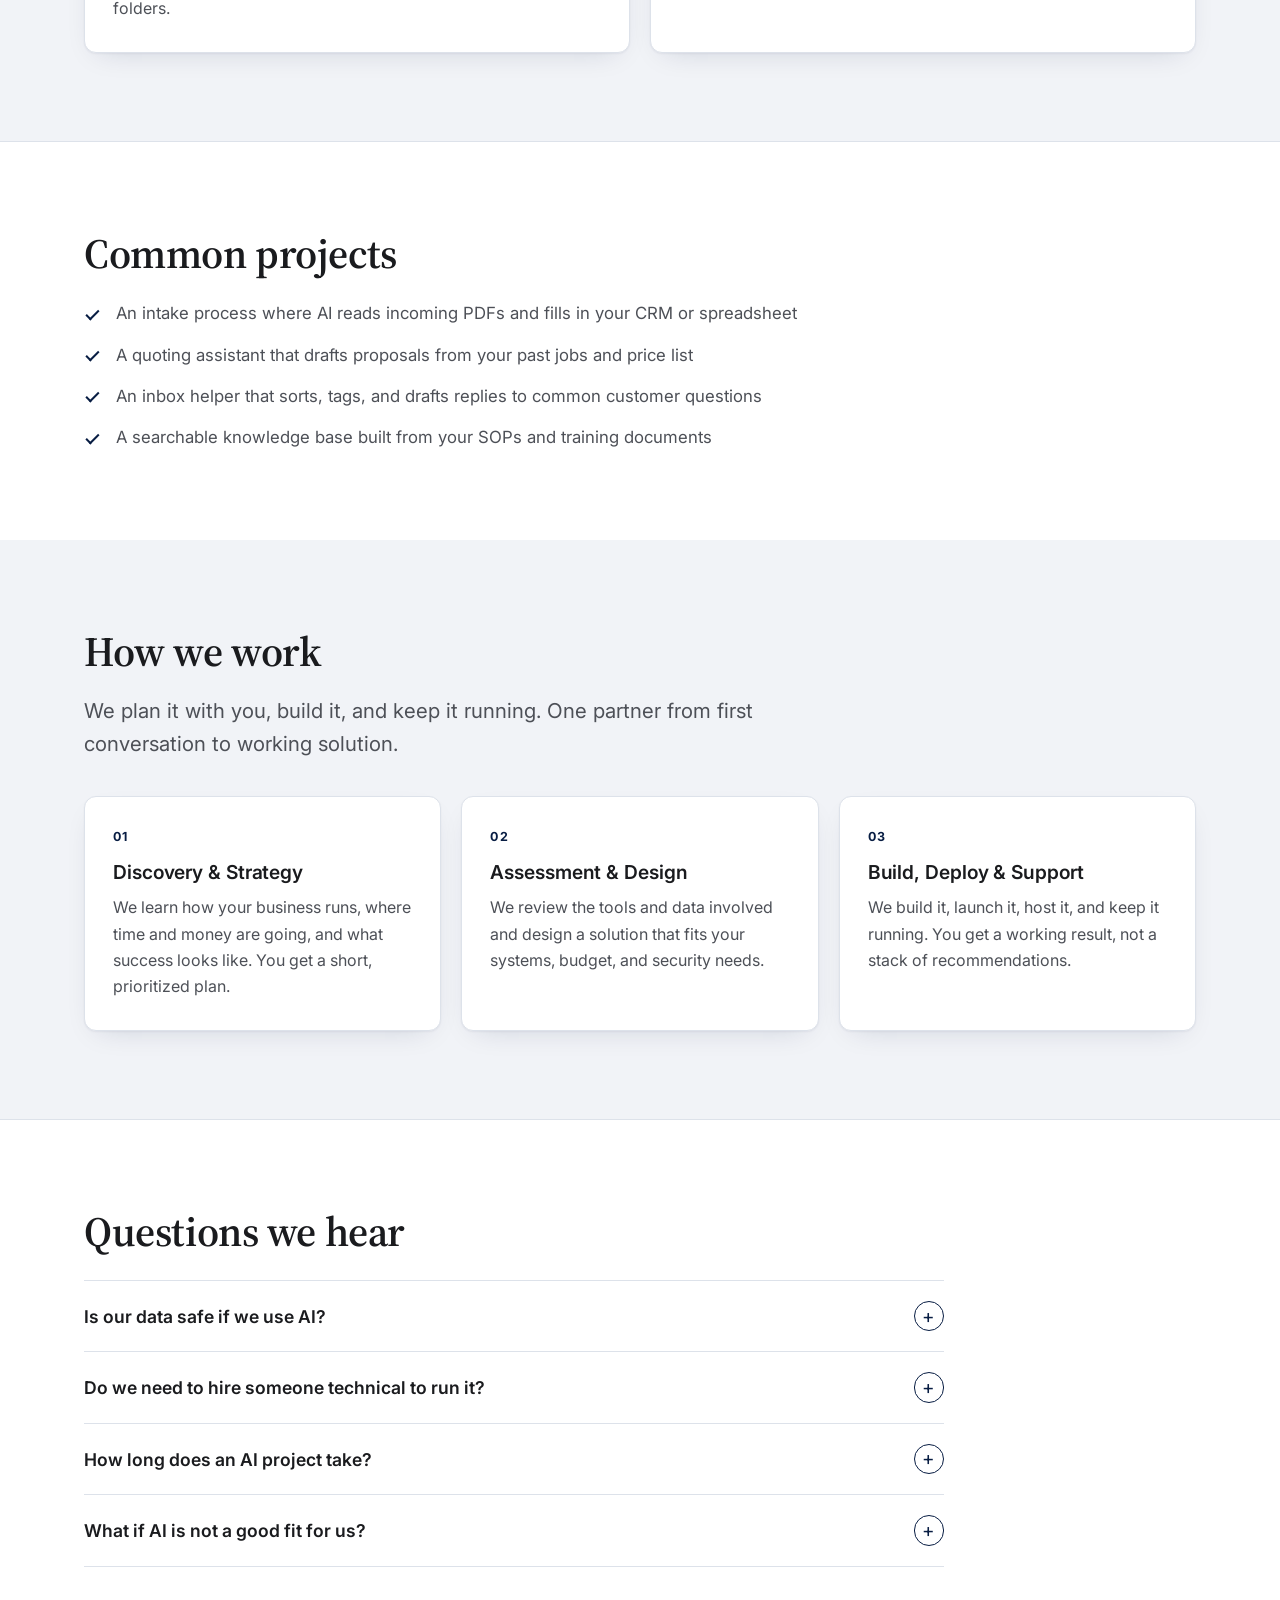
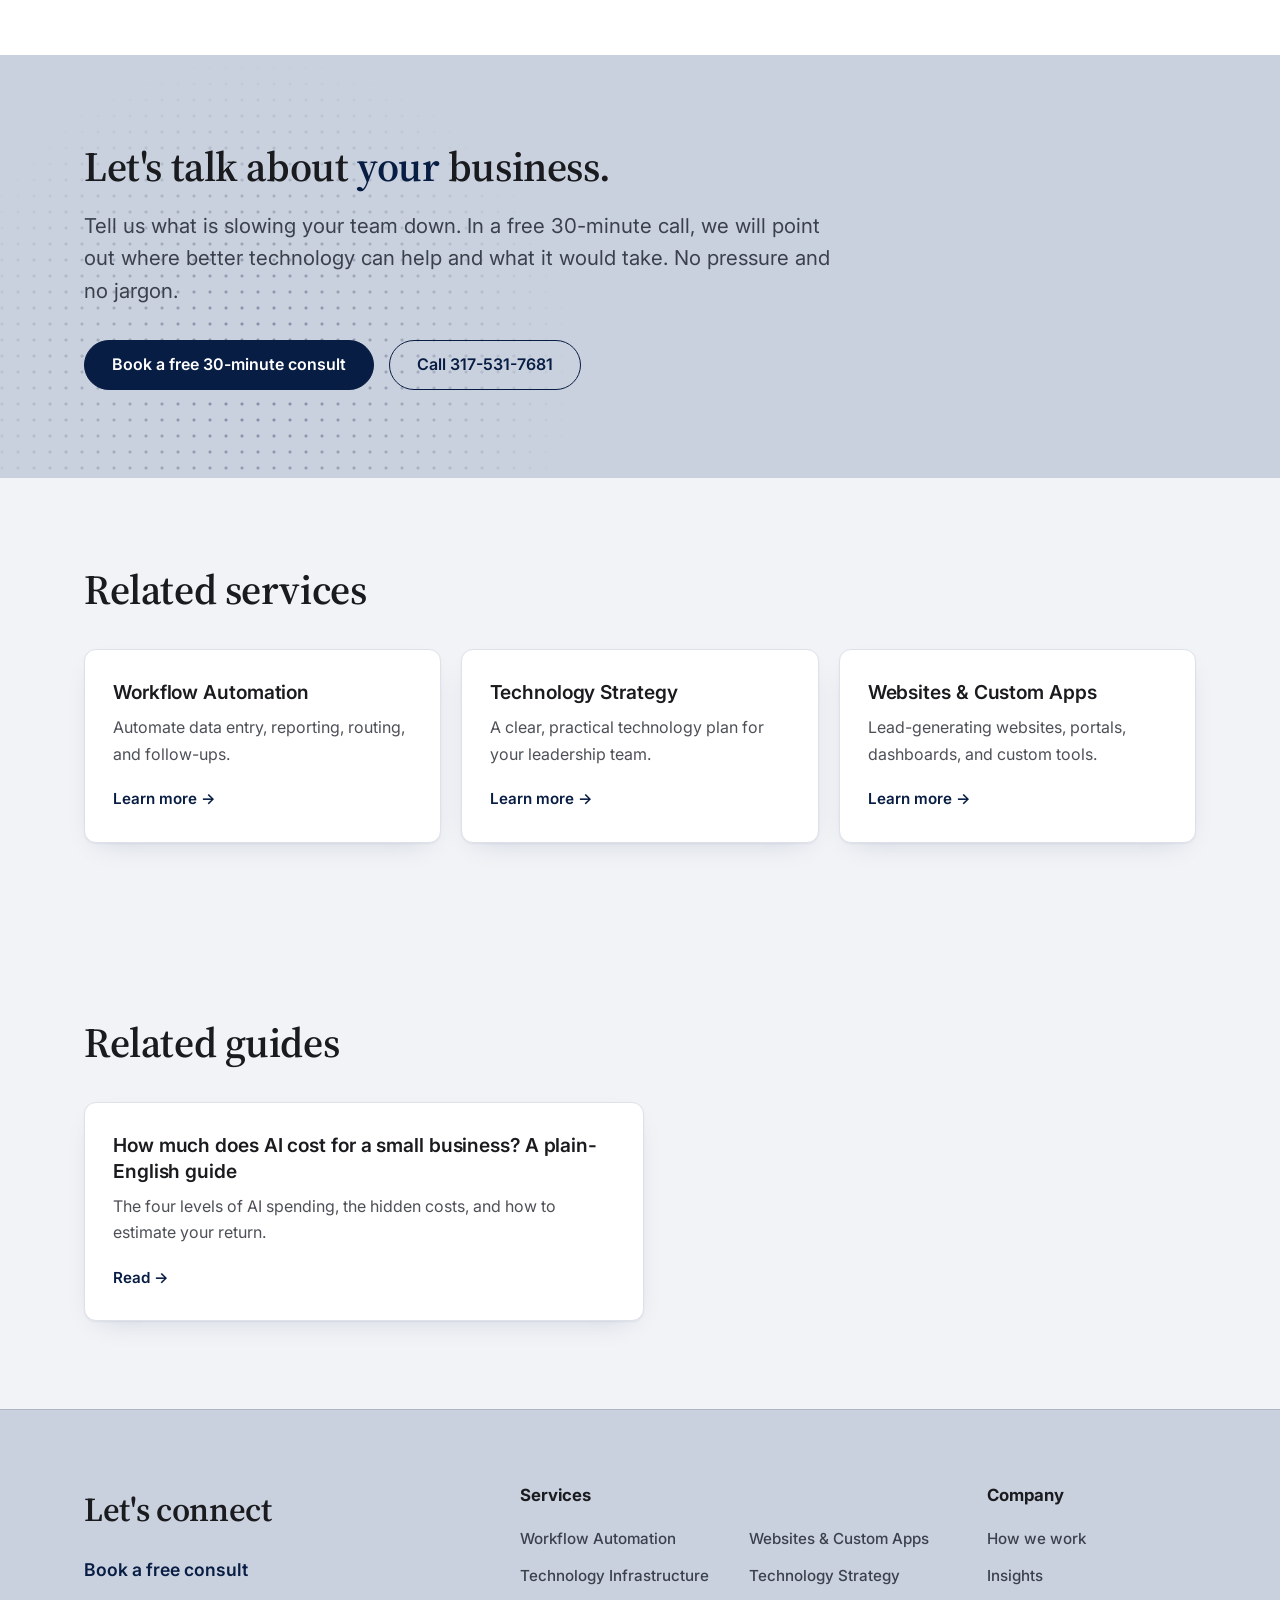
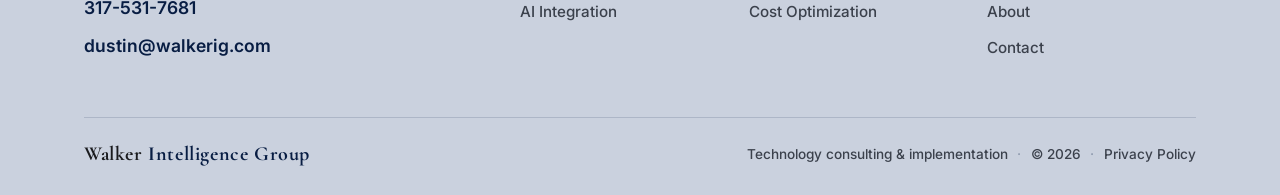
<file: ai-integration/index.html>
<!DOCTYPE html>
<html lang="en">
<head>
  <meta charset="UTF-8" />
  <meta name="viewport" content="width=device-width, initial-scale=1.0" />
  <!-- Google Analytics 4 + lead tracking -->
  <script async src="https://www.googletagmanager.com/gtag/js?id=G-RJ7RK3Y0N4"></script>
  <script>
    window.dataLayer = window.dataLayer || [];
    function gtag(){dataLayer.push(arguments);}
    gtag('js', new Date());
    gtag('config', 'G-RJ7RK3Y0N4');
    // A form submission returns here with ?sent=1 (read before page scripts strip it)
    if (new URLSearchParams(location.search).get('sent') === '1') {
      gtag('event', 'generate_lead', { form_location: location.pathname });
    }
    document.addEventListener('click', function (e) {
      var a = e.target.closest && e.target.closest('a[href]');
      if (!a) return;
      var href = a.getAttribute('href');
      if (href.indexOf('tel:') === 0) gtag('event', 'phone_click', { link_text: a.textContent.trim() });
      else if (href.indexOf('mailto:') === 0) gtag('event', 'email_click', { link_text: a.textContent.trim() });
      else if (href === '/contact/') gtag('event', 'consult_click', { link_text: a.textContent.trim() });
    });
  </script>
  <title>AI Integration Services in Indianapolis | Walker IG</title>
  <meta name="description" content="We find where AI saves your team time, then build and run the tools: document review, data extraction, summaries, and private AI assistants." />
  <link rel="canonical" href="https://walkerig.com/ai-integration/" />
  <meta name="theme-color" content="#CAD1DE" />
  <meta property="og:type" content="website" />
  <meta property="og:site_name" content="Walker Intelligence Group" />
  <meta property="og:title" content="AI Integration Services in Indianapolis | Walker IG" />
  <meta property="og:description" content="We find where AI saves your team time, then build and run the tools: document review, data extraction, summaries, and private AI assistants." />
  <meta property="og:url" content="https://walkerig.com/ai-integration/" />
  <meta property="og:image" content="https://walkerig.com/og-image.jpg" />
  <meta property="og:image:width" content="1200" />
  <meta property="og:image:height" content="630" />
  <meta name="twitter:card" content="summary_large_image" />
  <link rel="icon" type="image/svg+xml" href="/favicon-wig.svg" />
  <link rel="icon" type="image/png" sizes="32x32" href="/favicon-32.png" />
  <link rel="apple-touch-icon" href="/apple-touch-icon.png" />
  <link rel="preconnect" href="https://fonts.googleapis.com" />
  <link rel="preconnect" href="https://fonts.gstatic.com" crossorigin />
  <link href="https://fonts.googleapis.com/css2?family=Cormorant+Garamond:wght@600;700&family=Inter:wght@400;500;600;700&family=Source+Serif+4:opsz,wght@8..60,400;8..60,600&display=swap" rel="stylesheet" />
  <link href="/assets/site.css" rel="stylesheet" />
  <script src="/assets/site.js" defer></script>
  <script type="application/ld+json">
{
  "@context": "https://schema.org",
  "@graph": [
    {
      "@type": "Service",
      "@id": "https://walkerig.com/ai-integration/#service",
      "name": "AI Integration",
      "serviceType": "AI Integration",
      "description": "We find where AI saves your team time, then build and run the tools: document review, data extraction, summaries, and private AI assistants.",
      "url": "https://walkerig.com/ai-integration/",
      "provider": {
        "@id": "https://walkerig.com/#business"
      },
      "areaServed": [
        {
          "@type": "City",
          "name": "Indianapolis"
        },
        {
          "@type": "State",
          "name": "Indiana"
        }
      ]
    },
    {
      "@type": "FAQPage",
      "@id": "https://walkerig.com/ai-integration/#faq",
      "mainEntity": [
        {
          "@type": "Question",
          "name": "Is our data safe if we use AI?",
          "acceptedAnswer": {
            "@type": "Answer",
            "text": "Yes, if it is set up correctly. We choose tools and settings based on how sensitive your data is, keep your information out of public model training, and limit who can access what. Your data stays yours."
          }
        },
        {
          "@type": "Question",
          "name": "Do we need to hire someone technical to run it?",
          "acceptedAnswer": {
            "@type": "Answer",
            "text": "No. We build, host, and maintain what we deliver. Your team just uses it."
          }
        },
        {
          "@type": "Question",
          "name": "How long does an AI project take?",
          "acceptedAnswer": {
            "@type": "Answer",
            "text": "Most first projects take a few weeks from kickoff to something your team is using. We start small, prove the value, and then expand."
          }
        },
        {
          "@type": "Question",
          "name": "What if AI is not a good fit for us?",
          "acceptedAnswer": {
            "@type": "Answer",
            "text": "Then we will tell you. Sometimes simple automation solves the problem better and for less money."
          }
        }
      ]
    },
    {
      "@type": "BreadcrumbList",
      "itemListElement": [
        {
          "@type": "ListItem",
          "position": 1,
          "name": "Home",
          "item": "https://walkerig.com/"
        },
        {
          "@type": "ListItem",
          "position": 2,
          "name": "Services",
          "item": "https://walkerig.com/#services"
        },
        {
          "@type": "ListItem",
          "position": 3,
          "name": "AI Integration",
          "item": "https://walkerig.com/ai-integration/"
        }
      ]
    }
  ]
}
  </script>
</head>
<body>
<header class="site-header">
  <div class="header-inner">
    <a class="brand" href="/" aria-label="Walker Intelligence Group home"><span class="brand-main">Walker <span>Intelligence Group</span></span></a>
    <nav class="primary-nav" aria-label="Main">
      <ul class="nav-list">
        <li class="nav-item">
          <button class="nav-link nav-trigger" type="button" aria-expanded="false" aria-controls="mega-services" aria-current="page">Services <svg viewBox="0 0 12 12" aria-hidden="true"><path d="M2 4.5 6 8.5 10 4.5" fill="none" stroke="currentColor" stroke-width="1.6" stroke-linecap="round" stroke-linejoin="round"/></svg></button>
          <div class="mega" id="mega-services">
            <div class="mega-inner">
              <div>
                <p class="mega-kicker">Services</p>
                <p class="mega-title">We plan it, build it, and keep it running.</p>
                <a class="text-link" href="/#services">All services</a>
              </div>
              <ul class="mega-grid">
              <li><a href="/workflow-automation/"><strong>Workflow Automation</strong><span>Automate data entry, reporting, routing, and follow-ups.</span></a></li>
              <li><a href="/websites-custom-apps/"><strong>Websites &amp; Custom Apps</strong><span>Lead-generating websites, portals, dashboards, and custom tools.</span></a></li>
              <li><a href="/technology-infrastructure/"><strong>Technology Infrastructure</strong><span>Cloud setup, backups, security, and technology audits.</span></a></li>
              <li><a href="/technology-strategy/"><strong>Technology Strategy</strong><span>A clear, practical technology plan for your leadership team.</span></a></li>
              <li><a href="/ai-integration/"><strong>AI Integration</strong><span>Put AI to work on documents, email, and repetitive knowledge work.</span></a></li>
              <li><a href="/cost-optimization/"><strong>Cost Optimization</strong><span>Cut software waste, right-size cloud spend, automate manual work.</span></a></li>
              </ul>
            </div>
          </div>
        </li>
        <li class="nav-item"><a class="nav-link" href="/#approach">How we work</a></li>
        <li class="nav-item"><a class="nav-link" href="/insights/">Insights</a></li>
        <li class="nav-item"><a class="nav-link" href="/about/">About</a></li>
      </ul>
    </nav>
    <div class="header-actions">
    <a class="btn btn-sm" href="/contact/">Contact</a>
      <button class="menu-toggle" type="button" aria-expanded="false" aria-controls="mobile-menu" aria-label="Open menu"><span></span><span></span><span></span></button>
    </div>
  </div>
  <div class="mobile-menu" id="mobile-menu" hidden>
    <span class="mobile-label">Services</span>
    <ul>
      <li><a href="/workflow-automation/">Workflow Automation</a></li>
      <li><a href="/websites-custom-apps/">Websites &amp; Custom Apps</a></li>
      <li><a href="/technology-infrastructure/">Technology Infrastructure</a></li>
      <li><a href="/technology-strategy/">Technology Strategy</a></li>
      <li><a href="/ai-integration/">AI Integration</a></li>
      <li><a href="/cost-optimization/">Cost Optimization</a></li>
    </ul>
    <span class="mobile-label">Company</span>
    <ul>
      <li><a href="/#approach">How we work</a></li>
      <li><a href="/insights/">Insights</a></li>
      <li><a href="/about/">About</a></li>
      <li><a href="/contact/">Contact</a></li>
    </ul>
    <div class="mobile-cta">
      <a class="btn" href="/contact/">Book a free 30-minute consult</a>
    </div>
    <div class="mobile-contact"><a href="tel:+13175317681">317-531-7681</a><a href="mailto:dustin@walkerig.com">dustin@walkerig.com</a></div>
  </div>
</header>

<main>
  <section class="hero">
    <div class="wrap">
      <nav class="crumbs" aria-label="Breadcrumb"><a href="/">Home</a><span class="sep" aria-hidden="true">/</span><a href="/#services">Services</a><span class="sep" aria-hidden="true">/</span><span aria-current="page">AI Integration</span></nav>
      <span class="eyebrow">AI Integration</span>
      <h1>AI integration that does <em>real work</em> for your team.</h1>
      <p class="lede">We find the places where AI actually saves time in your business. Then we build the tools, connect them to your systems, and keep them running. No demos that go nowhere.</p>
    </div>
  </section>

  <section>
    <div class="wrap prose">
      <h2>The problem we solve</h2>
        <p>Most businesses have tried ChatGPT. Very few have turned it into something the whole team uses every day. The gap is not the AI. It is the work of fitting it into your real processes, your data, and your security rules.</p>
        <p>That is the part we do. We look at how work moves through your business, pick the tasks where AI gives a clear return, and build tools your people can use without training manuals.</p>
    </div>
  </section>

  <section>
    <div class="wrap">
      <h2>What we <em>build</em> for you</h2>
      <div class="grid">
        <div class="card"><h3>Document review and extraction</h3><p>Pull key details out of contracts, invoices, applications, and forms, and drop them into the systems you already use.</p></div>
        <div class="card"><h3>Summaries and drafting</h3><p>Turn long emails, call notes, and reports into short summaries and first drafts your team can approve and send.</p></div>
        <div class="card"><h3>Internal AI assistants</h3><p>A private assistant that answers questions from your own policies, manuals, and past work, so people stop digging through folders.</p></div>
        <div class="card"><h3>AI inside your existing tools</h3><p>Add AI steps to the software you already pay for, instead of adding another app to log into.</p></div>
      </div>
    </div>
  </section>

  <section>
    <div class="wrap">
      <h2>Common projects</h2>
      <ul class="checks">
        <li>An intake process where AI reads incoming PDFs and fills in your CRM or spreadsheet</li>
        <li>A quoting assistant that drafts proposals from your past jobs and price list</li>
        <li>An inbox helper that sorts, tags, and drafts replies to common customer questions</li>
        <li>A searchable knowledge base built from your SOPs and training documents</li>
      </ul>
    </div>
  </section>

  <section>
    <div class="wrap">
      <h2>How we work</h2>
      <p class="lede">We plan it with you, build it, and keep it running. One partner from first conversation to working solution.</p>
      <div class="grid">
        <div class="card"><span class="num">01</span><h3>Discovery &amp; Strategy</h3><p>We learn how your business runs, where time and money are going, and what success looks like. You get a short, prioritized plan.</p></div>
        <div class="card"><span class="num">02</span><h3>Assessment &amp; Design</h3><p>We review the tools and data involved and design a solution that fits your systems, budget, and security needs.</p></div>
        <div class="card"><span class="num">03</span><h3>Build, Deploy &amp; Support</h3><p>We build it, launch it, host it, and keep it running. You get a working result, not a stack of recommendations.</p></div>
      </div>
    </div>
  </section>

  <section>
    <div class="wrap">
      <h2>Questions we hear</h2>
      <div class="faq">
        <details><summary>Is our data safe if we use AI?</summary><p>Yes, if it is set up correctly. We choose tools and settings based on how sensitive your data is, keep your information out of public model training, and limit who can access what. Your data stays yours.</p></details>
        <details><summary>Do we need to hire someone technical to run it?</summary><p>No. We build, host, and maintain what we deliver. Your team just uses it.</p></details>
        <details><summary>How long does an AI project take?</summary><p>Most first projects take a few weeks from kickoff to something your team is using. We start small, prove the value, and then expand.</p></details>
        <details><summary>What if AI is not a good fit for us?</summary><p>Then we will tell you. Sometimes simple automation solves the problem better and for less money.</p></details>
      </div>
    </div>
  </section>

  <section class="cta-band">
    <div class="wrap">
      <h2>Let's talk about <em>your</em> business.</h2>
      <p class="lede">Tell us what is slowing your team down. In a free 30-minute call, we will point out where better technology can help and what it would take. No pressure and no jargon.</p>
      <div class="cta-row">
        <a class="btn" href="/contact/">Book a free 30-minute consult</a>
        <a class="btn btn-ghost" href="tel:+13175317681">Call 317-531-7681</a>
      </div>
    </div>
  </section>

  <section>
    <div class="wrap">
      <h2>Related services</h2>
      <div class="grid">
        <a class="card" href="/workflow-automation/"><h3>Workflow Automation</h3><p>Automate data entry, reporting, routing, and follow-ups.</p><span class="more">Learn more</span></a>
        <a class="card" href="/technology-strategy/"><h3>Technology Strategy</h3><p>A clear, practical technology plan for your leadership team.</p><span class="more">Learn more</span></a>
        <a class="card" href="/websites-custom-apps/"><h3>Websites &amp; Custom Apps</h3><p>Lead-generating websites, portals, dashboards, and custom tools.</p><span class="more">Learn more</span></a>
      </div>
    </div>
  </section>
  <section>
    <div class="wrap">
      <h2>Related guides</h2>
      <div class="grid">
        <a class="card" href="/insights/how-much-does-ai-cost-small-business/"><h3>How much does AI cost for a small business? A plain-English guide</h3><p>The four levels of AI spending, the hidden costs, and how to estimate your return.</p><span class="more">Read</span></a>
      </div>
    </div>
  </section>
</main>
<footer class="site-footer">
  <div class="wrap">
    <div class="footer-grid">
      <div class="footer-connect">
        <h4>Let's connect</h4>
        <ul>
          <li><a href="/contact/">Book a free consult</a></li>
          <li><a href="tel:+13175317681">317-531-7681</a></li>
          <li><a href="mailto:dustin@walkerig.com">dustin@walkerig.com</a></li>
        </ul>
      </div>
      <nav aria-label="Services">
        <h4>Services</h4>
        <ul class="footer-two-col">
          <li><a href="/workflow-automation/">Workflow Automation</a></li>
          <li><a href="/websites-custom-apps/">Websites &amp; Custom Apps</a></li>
          <li><a href="/technology-infrastructure/">Technology Infrastructure</a></li>
          <li><a href="/technology-strategy/">Technology Strategy</a></li>
          <li><a href="/ai-integration/">AI Integration</a></li>
          <li><a href="/cost-optimization/">Cost Optimization</a></li>
        </ul>
      </nav>
      <nav aria-label="Company">
        <h4>Company</h4>
        <ul>
          <li><a href="/#approach">How we work</a></li>
          <li><a href="/insights/">Insights</a></li>
          <li><a href="/about/">About</a></li>
          <li><a href="/contact/">Contact</a></li>
        </ul>
      </nav>
    </div>
    <div class="footer-base">
      <a class="footer-name" href="/">Walker <span>Intelligence Group</span></a>
      <span>Technology consulting &amp; implementation<span class="sep" aria-hidden="true">&middot;</span>&copy; 2026<span class="sep" aria-hidden="true">&middot;</span><a href="/privacy/">Privacy Policy</a></span>
    </div>
  </div>
</footer>
</body>
</html>
</file>
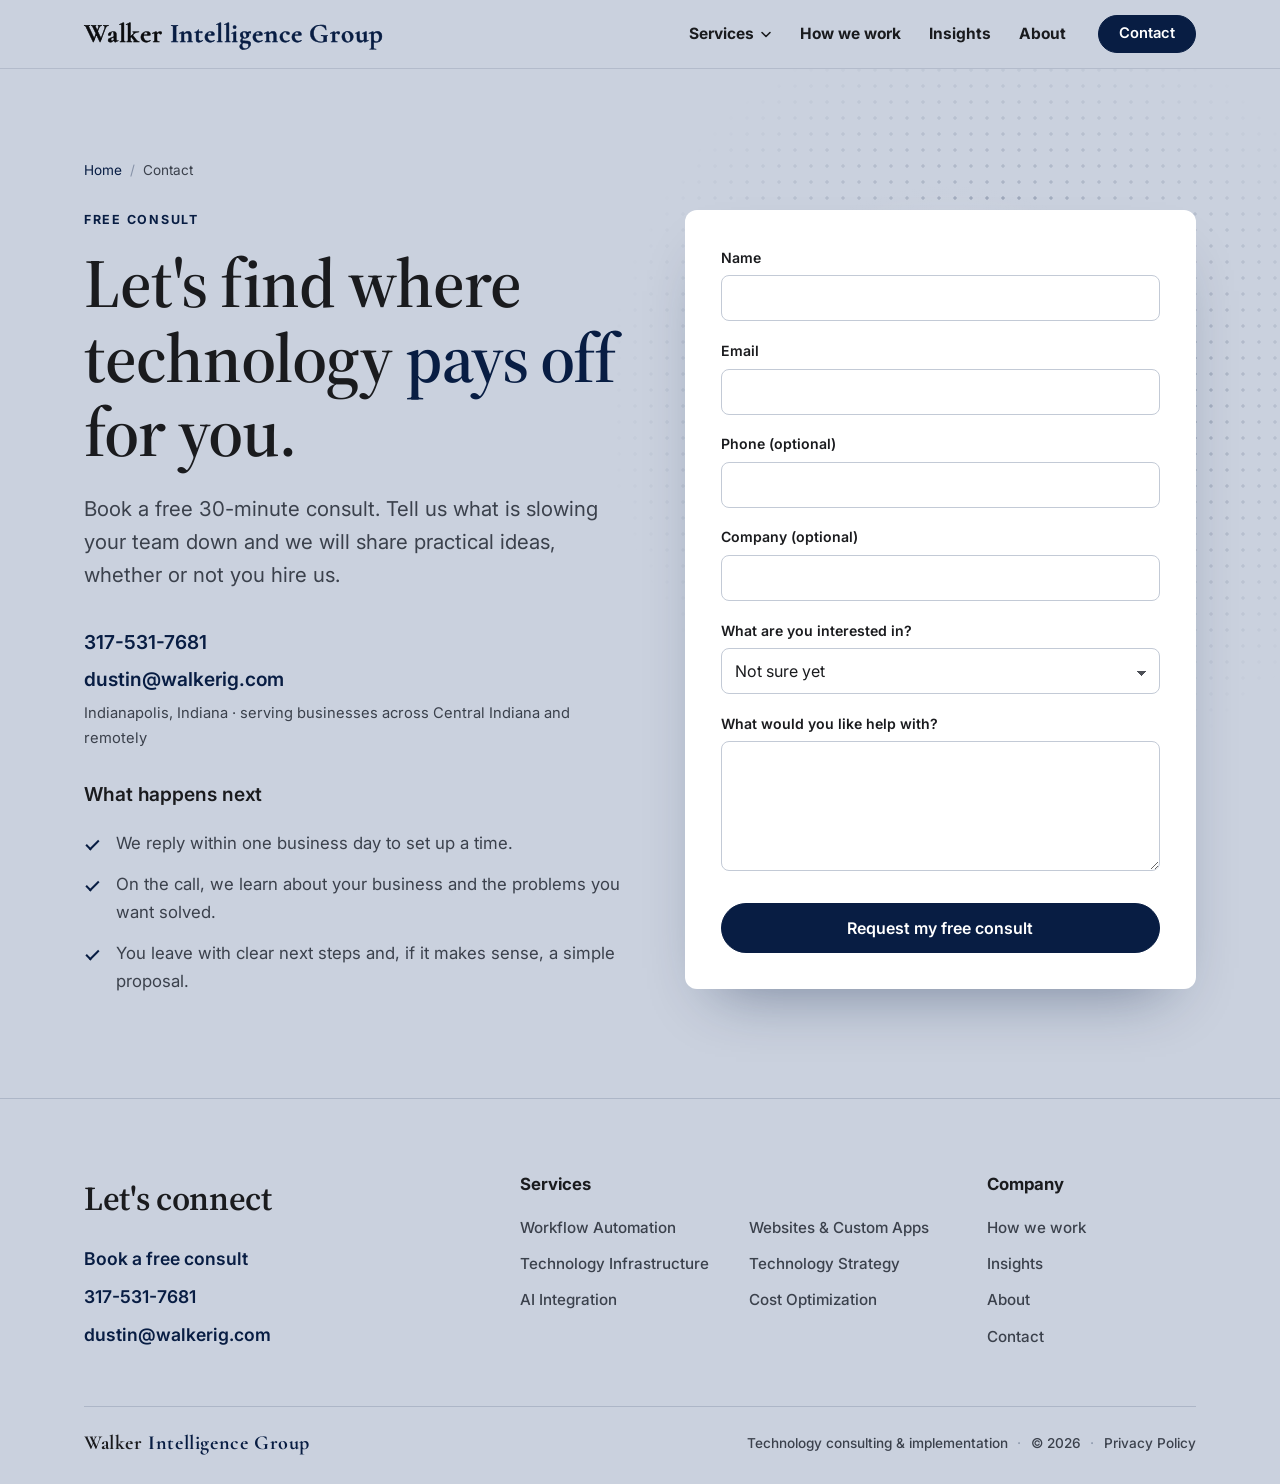
<file: contact/index.html>
<!DOCTYPE html>
<html lang="en">
<head>
  <meta charset="UTF-8" />
  <meta name="viewport" content="width=device-width, initial-scale=1.0" />
  <!-- Google Analytics 4 + lead tracking -->
  <script async src="https://www.googletagmanager.com/gtag/js?id=G-RJ7RK3Y0N4"></script>
  <script>
    window.dataLayer = window.dataLayer || [];
    function gtag(){dataLayer.push(arguments);}
    gtag('js', new Date());
    gtag('config', 'G-RJ7RK3Y0N4');
    // A form submission returns here with ?sent=1 (read before page scripts strip it)
    if (new URLSearchParams(location.search).get('sent') === '1') {
      gtag('event', 'generate_lead', { form_location: location.pathname });
    }
    document.addEventListener('click', function (e) {
      var a = e.target.closest && e.target.closest('a[href]');
      if (!a) return;
      var href = a.getAttribute('href');
      if (href.indexOf('tel:') === 0) gtag('event', 'phone_click', { link_text: a.textContent.trim() });
      else if (href.indexOf('mailto:') === 0) gtag('event', 'email_click', { link_text: a.textContent.trim() });
      else if (href === '/contact/') gtag('event', 'consult_click', { link_text: a.textContent.trim() });
    });
  </script>
  <title>Free Technology Consult in Indianapolis | Contact Walker IG</title>
  <meta name="description" content="Book a free 30-minute consult with an Indianapolis technology consulting and implementation firm. Call 317-531-7681 or send a message. We reply within one business day." />
  <link rel="canonical" href="https://walkerig.com/contact/" />
  <meta name="theme-color" content="#CAD1DE" />
  <meta property="og:type" content="website" />
  <meta property="og:site_name" content="Walker Intelligence Group" />
  <meta property="og:title" content="Free Technology Consult in Indianapolis | Contact Walker IG" />
  <meta property="og:description" content="Book a free 30-minute consult with an Indianapolis technology consulting and implementation firm. Call 317-531-7681 or send a message. We reply within one business day." />
  <meta property="og:url" content="https://walkerig.com/contact/" />
  <meta property="og:image" content="https://walkerig.com/og-image.jpg" />
  <meta property="og:image:width" content="1200" />
  <meta property="og:image:height" content="630" />
  <meta name="twitter:card" content="summary_large_image" />
  <link rel="icon" type="image/svg+xml" href="/favicon-wig.svg" />
  <link rel="icon" type="image/png" sizes="32x32" href="/favicon-32.png" />
  <link rel="apple-touch-icon" href="/apple-touch-icon.png" />
  <link rel="preconnect" href="https://fonts.googleapis.com" />
  <link rel="preconnect" href="https://fonts.gstatic.com" crossorigin />
  <link href="https://fonts.googleapis.com/css2?family=Cormorant+Garamond:wght@600;700&family=Inter:wght@400;500;600;700&family=Source+Serif+4:opsz,wght@8..60,400;8..60,600&display=swap" rel="stylesheet" />
  <link href="/assets/site.css" rel="stylesheet" />
  <script src="/assets/site.js" defer></script>
  <script type="application/ld+json">
{
  "@context": "https://schema.org",
  "@graph": [
    {
      "@type": "ContactPage",
      "@id": "https://walkerig.com/contact/",
      "url": "https://walkerig.com/contact/",
      "name": "Contact Walker Intelligence Group",
      "about": {
        "@id": "https://walkerig.com/#business"
      }
    },
    {
      "@type": "BreadcrumbList",
      "itemListElement": [
        {
          "@type": "ListItem",
          "position": 1,
          "name": "Home",
          "item": "https://walkerig.com/"
        },
        {
          "@type": "ListItem",
          "position": 2,
          "name": "Contact",
          "item": "https://walkerig.com/contact/"
        }
      ]
    }
  ]
}
  </script>
</head>
<body>
<header class="site-header">
  <div class="header-inner">
    <a class="brand" href="/" aria-label="Walker Intelligence Group home"><span class="brand-main">Walker <span>Intelligence Group</span></span></a>
    <nav class="primary-nav" aria-label="Main">
      <ul class="nav-list">
        <li class="nav-item">
          <button class="nav-link nav-trigger" type="button" aria-expanded="false" aria-controls="mega-services">Services <svg viewBox="0 0 12 12" aria-hidden="true"><path d="M2 4.5 6 8.5 10 4.5" fill="none" stroke="currentColor" stroke-width="1.6" stroke-linecap="round" stroke-linejoin="round"/></svg></button>
          <div class="mega" id="mega-services">
            <div class="mega-inner">
              <div>
                <p class="mega-kicker">Services</p>
                <p class="mega-title">We plan it, build it, and keep it running.</p>
                <a class="text-link" href="/#services">All services</a>
              </div>
              <ul class="mega-grid">
              <li><a href="/workflow-automation/"><strong>Workflow Automation</strong><span>Automate data entry, reporting, routing, and follow-ups.</span></a></li>
              <li><a href="/websites-custom-apps/"><strong>Websites &amp; Custom Apps</strong><span>Lead-generating websites, portals, dashboards, and custom tools.</span></a></li>
              <li><a href="/technology-infrastructure/"><strong>Technology Infrastructure</strong><span>Cloud setup, backups, security, and technology audits.</span></a></li>
              <li><a href="/technology-strategy/"><strong>Technology Strategy</strong><span>A clear, practical technology plan for your leadership team.</span></a></li>
              <li><a href="/ai-integration/"><strong>AI Integration</strong><span>Put AI to work on documents, email, and repetitive knowledge work.</span></a></li>
              <li><a href="/cost-optimization/"><strong>Cost Optimization</strong><span>Cut software waste, right-size cloud spend, automate manual work.</span></a></li>
              </ul>
            </div>
          </div>
        </li>
        <li class="nav-item"><a class="nav-link" href="/#approach">How we work</a></li>
        <li class="nav-item"><a class="nav-link" href="/insights/">Insights</a></li>
        <li class="nav-item"><a class="nav-link" href="/about/">About</a></li>
      </ul>
    </nav>
    <div class="header-actions">
    <a class="btn btn-sm" href="/contact/" aria-current="page">Contact</a>
      <button class="menu-toggle" type="button" aria-expanded="false" aria-controls="mobile-menu" aria-label="Open menu"><span></span><span></span><span></span></button>
    </div>
  </div>
  <div class="mobile-menu" id="mobile-menu" hidden>
    <span class="mobile-label">Services</span>
    <ul>
      <li><a href="/workflow-automation/">Workflow Automation</a></li>
      <li><a href="/websites-custom-apps/">Websites &amp; Custom Apps</a></li>
      <li><a href="/technology-infrastructure/">Technology Infrastructure</a></li>
      <li><a href="/technology-strategy/">Technology Strategy</a></li>
      <li><a href="/ai-integration/">AI Integration</a></li>
      <li><a href="/cost-optimization/">Cost Optimization</a></li>
    </ul>
    <span class="mobile-label">Company</span>
    <ul>
      <li><a href="/#approach">How we work</a></li>
      <li><a href="/insights/">Insights</a></li>
      <li><a href="/about/">About</a></li>
      <li><a href="/contact/">Contact</a></li>
    </ul>
    <div class="mobile-cta">
      <a class="btn" href="/contact/">Book a free 30-minute consult</a>
    </div>
    <div class="mobile-contact"><a href="tel:+13175317681">317-531-7681</a><a href="mailto:dustin@walkerig.com">dustin@walkerig.com</a></div>
  </div>
</header>

<main>
  <section class="hero">
    <div class="wrap">
      <nav class="crumbs" aria-label="Breadcrumb"><a href="/">Home</a><span class="sep" aria-hidden="true">/</span><span aria-current="page">Contact</span></nav>
    </div>
    <div class="wrap contact-grid">
      <div>
        <span class="eyebrow">Free consult</span>
        <h1>Let's find where technology <em>pays off</em> for you.</h1>
        <p class="lede">Book a free 30-minute consult. Tell us what is slowing your team down and we will share practical ideas, whether or not you hire us.</p>
        <div class="contact-lines">
          <a href="tel:+13175317681">317-531-7681</a>
          <a href="mailto:dustin@walkerig.com">dustin@walkerig.com</a>
          <span class="cta-note">Indianapolis, Indiana &middot; serving businesses across Central Indiana and remotely</span>
        </div>
        <h3>What happens next</h3>
        <ul class="checks">
          <li>We reply within one business day to set up a time.</li>
          <li>On the call, we learn about your business and the problems you want solved.</li>
          <li>You leave with clear next steps and, if it makes sense, a simple proposal.</li>
        </ul>
      </div>
      <div>
        <form class="form" id="contactForm" action="https://formsubmit.co/dustin@walkerig.com" method="POST">
          <input type="hidden" name="_subject" value="Free consult request from walkerig.com" />
          <input type="hidden" name="_next" value="https://walkerig.com/contact/?sent=1" />
          <input type="hidden" name="_captcha" value="false" />
          <input type="hidden" name="_template" value="table" />
          <input type="text" name="_honey" style="display:none" tabindex="-1" autocomplete="off" aria-hidden="true" />
          <div class="field">
            <label for="f-name">Name</label>
            <input type="text" id="f-name" name="name" autocomplete="name" required />
          </div>
          <div class="field">
            <label for="f-email">Email</label>
            <input type="email" id="f-email" name="email" autocomplete="email" required />
          </div>
          <div class="field">
            <label for="f-phone">Phone (optional)</label>
            <input type="tel" id="f-phone" name="phone" autocomplete="tel" />
          </div>
          <div class="field">
            <label for="f-company">Company (optional)</label>
            <input type="text" id="f-company" name="company" autocomplete="organization" />
          </div>
          <div class="field">
            <label for="f-interest">What are you interested in?</label>
            <select id="f-interest" name="interest">
              <option>Not sure yet</option>
              <option>Workflow Automation</option>
              <option>Websites &amp; Custom Apps</option>
              <option>Technology Infrastructure</option>
              <option>Technology Strategy</option>
              <option>AI Integration</option>
              <option>Cost Optimization</option>
            </select>
          </div>
          <div class="field">
            <label for="f-message">What would you like help with?</label>
            <textarea id="f-message" name="message" required></textarea>
          </div>
          <button class="btn" type="submit">Request my free consult</button>
        </form>
      </div>
    </div>
  </section>
</main>
<script>
  if (new URLSearchParams(location.search).get('sent') === '1') {
    history.replaceState(null, '', location.pathname);
    document.getElementById('contactForm').outerHTML =
      '<p class="form-done">Thanks. Your message is on its way and we will be in touch within one business day.</p>';
  }
</script>
<footer class="site-footer">
  <div class="wrap">
    <div class="footer-grid">
      <div class="footer-connect">
        <h4>Let's connect</h4>
        <ul>
          <li><a href="/contact/">Book a free consult</a></li>
          <li><a href="tel:+13175317681">317-531-7681</a></li>
          <li><a href="mailto:dustin@walkerig.com">dustin@walkerig.com</a></li>
        </ul>
      </div>
      <nav aria-label="Services">
        <h4>Services</h4>
        <ul class="footer-two-col">
          <li><a href="/workflow-automation/">Workflow Automation</a></li>
          <li><a href="/websites-custom-apps/">Websites &amp; Custom Apps</a></li>
          <li><a href="/technology-infrastructure/">Technology Infrastructure</a></li>
          <li><a href="/technology-strategy/">Technology Strategy</a></li>
          <li><a href="/ai-integration/">AI Integration</a></li>
          <li><a href="/cost-optimization/">Cost Optimization</a></li>
        </ul>
      </nav>
      <nav aria-label="Company">
        <h4>Company</h4>
        <ul>
          <li><a href="/#approach">How we work</a></li>
          <li><a href="/insights/">Insights</a></li>
          <li><a href="/about/">About</a></li>
          <li><a href="/contact/">Contact</a></li>
        </ul>
      </nav>
    </div>
    <div class="footer-base">
      <a class="footer-name" href="/">Walker <span>Intelligence Group</span></a>
      <span>Technology consulting &amp; implementation<span class="sep" aria-hidden="true">&middot;</span>&copy; 2026<span class="sep" aria-hidden="true">&middot;</span><a href="/privacy/">Privacy Policy</a></span>
    </div>
  </div>
</footer>
</body>
</html>
</file>
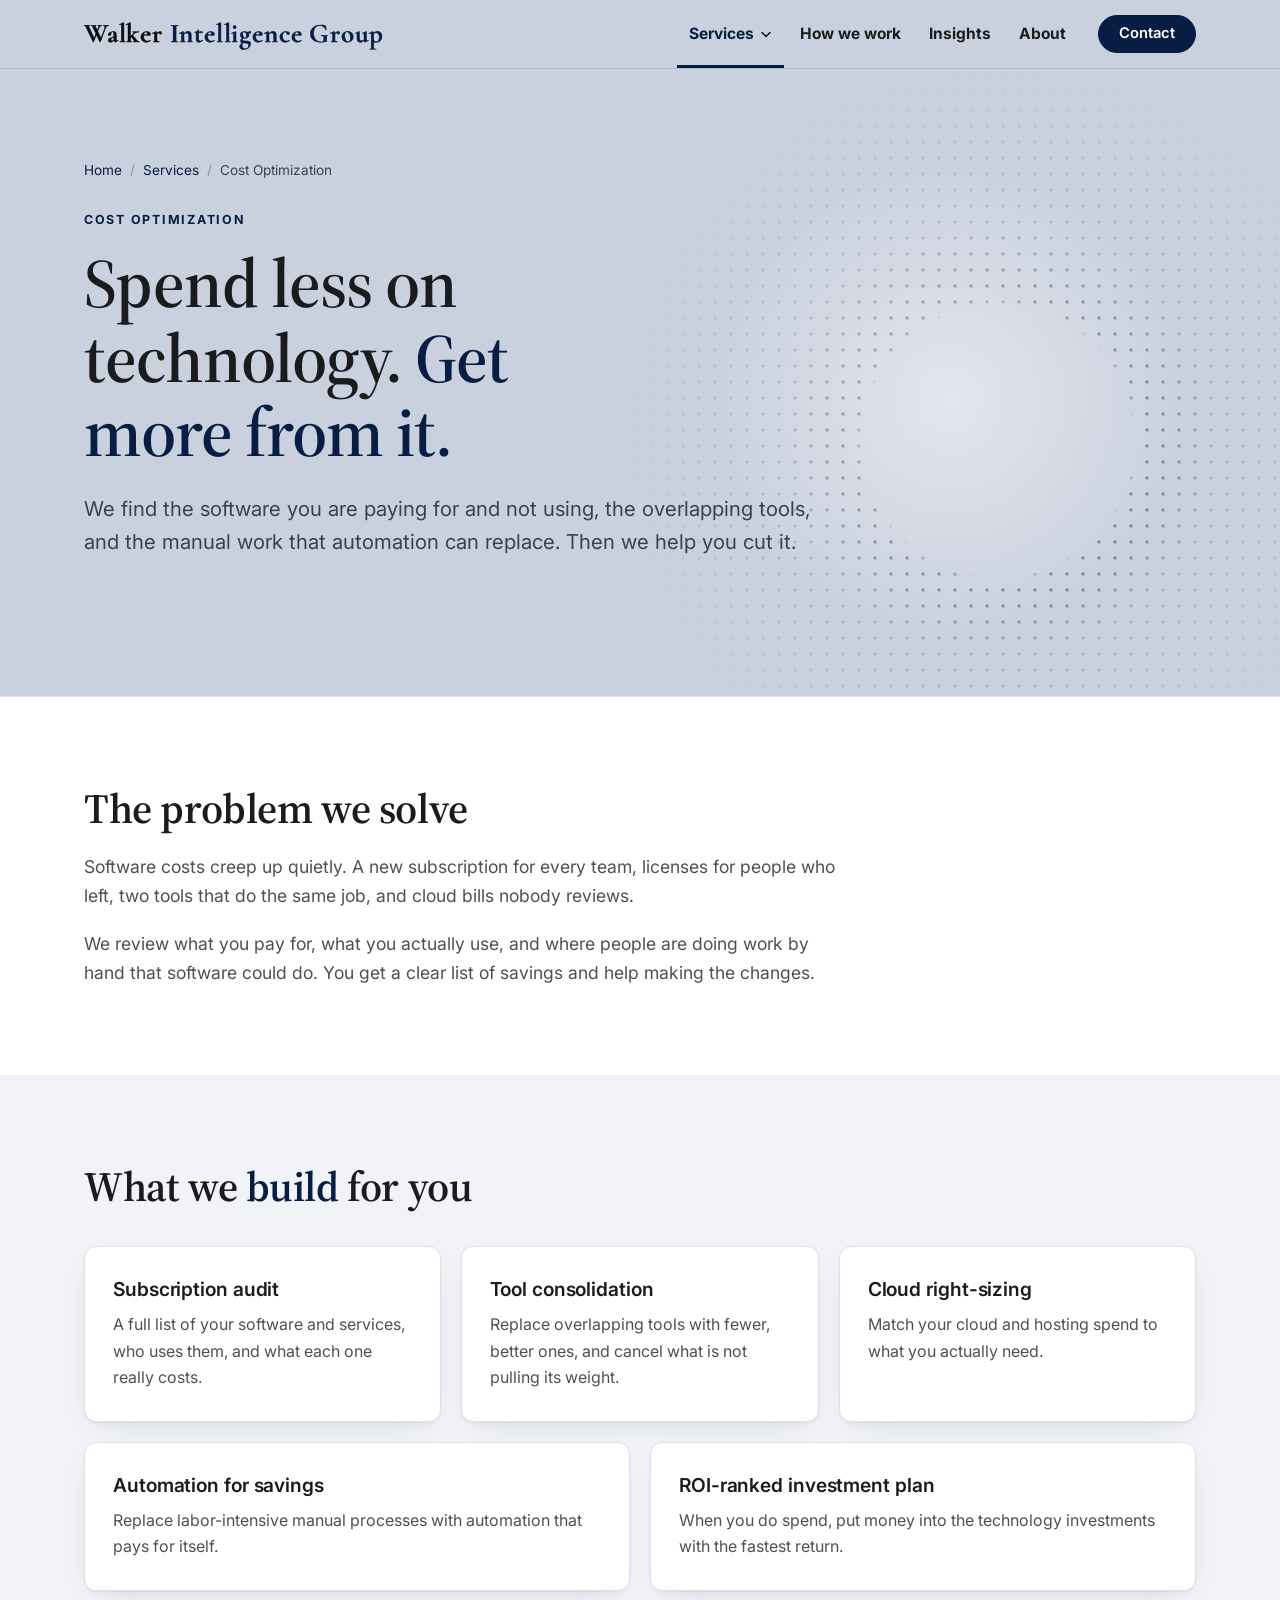
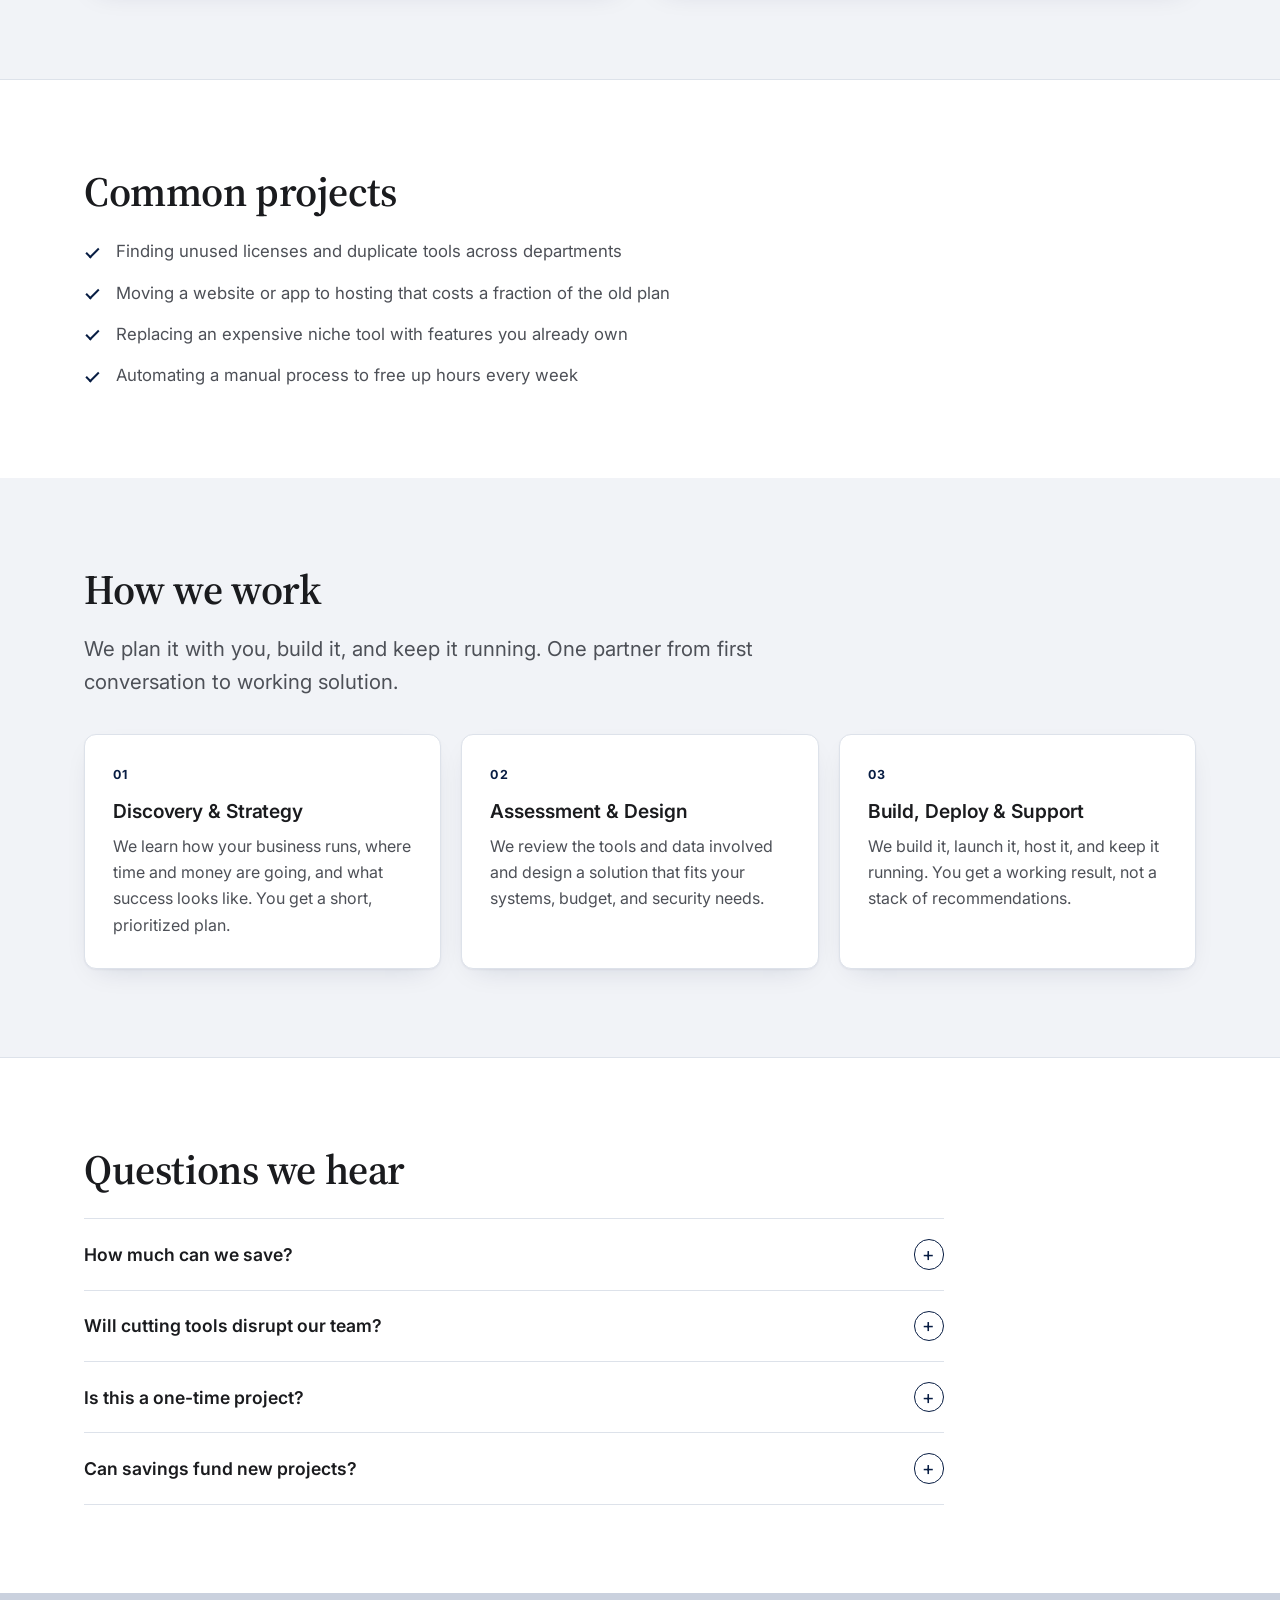
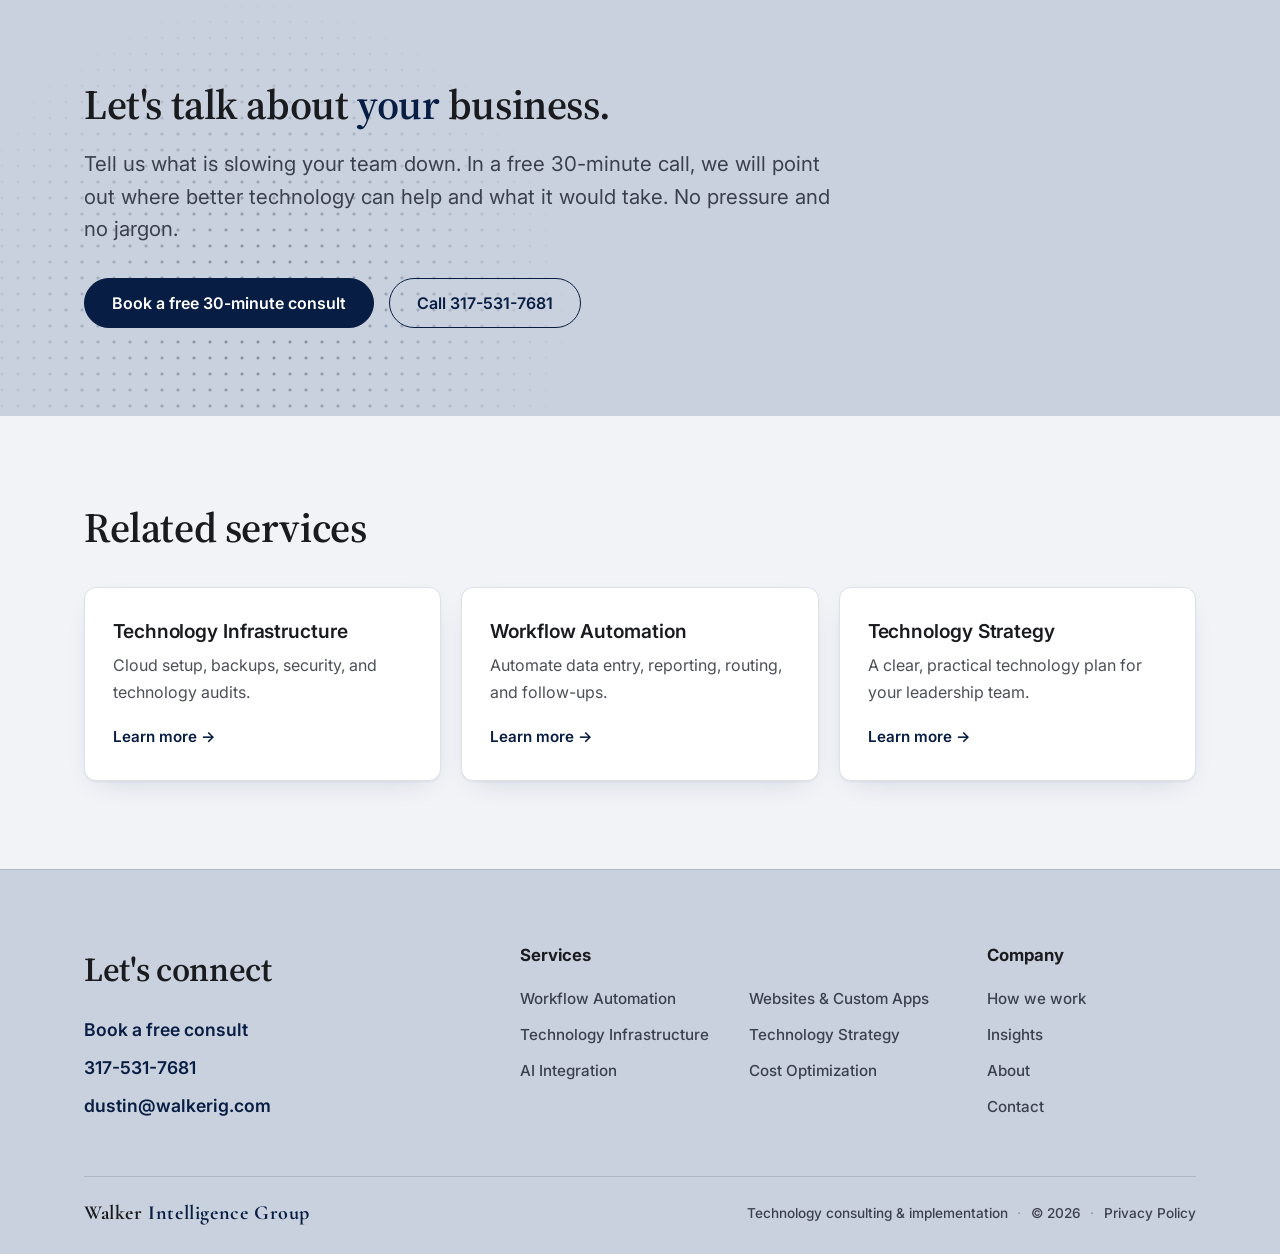
<file: cost-optimization/index.html>
<!DOCTYPE html>
<html lang="en">
<head>
  <meta charset="UTF-8" />
  <meta name="viewport" content="width=device-width, initial-scale=1.0" />
  <!-- Google Analytics 4 + lead tracking -->
  <script async src="https://www.googletagmanager.com/gtag/js?id=G-RJ7RK3Y0N4"></script>
  <script>
    window.dataLayer = window.dataLayer || [];
    function gtag(){dataLayer.push(arguments);}
    gtag('js', new Date());
    gtag('config', 'G-RJ7RK3Y0N4');
    // A form submission returns here with ?sent=1 (read before page scripts strip it)
    if (new URLSearchParams(location.search).get('sent') === '1') {
      gtag('event', 'generate_lead', { form_location: location.pathname });
    }
    document.addEventListener('click', function (e) {
      var a = e.target.closest && e.target.closest('a[href]');
      if (!a) return;
      var href = a.getAttribute('href');
      if (href.indexOf('tel:') === 0) gtag('event', 'phone_click', { link_text: a.textContent.trim() });
      else if (href.indexOf('mailto:') === 0) gtag('event', 'email_click', { link_text: a.textContent.trim() });
      else if (href === '/contact/') gtag('event', 'consult_click', { link_text: a.textContent.trim() });
    });
  </script>
  <title>Technology Cost Optimization in Indianapolis | Walker IG</title>
  <meta name="description" content="Cut technology waste. We audit subscriptions, remove redundant tools, right-size cloud spend, and replace manual work with automation." />
  <link rel="canonical" href="https://walkerig.com/cost-optimization/" />
  <meta name="theme-color" content="#CAD1DE" />
  <meta property="og:type" content="website" />
  <meta property="og:site_name" content="Walker Intelligence Group" />
  <meta property="og:title" content="Technology Cost Optimization in Indianapolis | Walker IG" />
  <meta property="og:description" content="Cut technology waste. We audit subscriptions, remove redundant tools, right-size cloud spend, and replace manual work with automation." />
  <meta property="og:url" content="https://walkerig.com/cost-optimization/" />
  <meta property="og:image" content="https://walkerig.com/og-image.jpg" />
  <meta property="og:image:width" content="1200" />
  <meta property="og:image:height" content="630" />
  <meta name="twitter:card" content="summary_large_image" />
  <link rel="icon" type="image/svg+xml" href="/favicon-wig.svg" />
  <link rel="icon" type="image/png" sizes="32x32" href="/favicon-32.png" />
  <link rel="apple-touch-icon" href="/apple-touch-icon.png" />
  <link rel="preconnect" href="https://fonts.googleapis.com" />
  <link rel="preconnect" href="https://fonts.gstatic.com" crossorigin />
  <link href="https://fonts.googleapis.com/css2?family=Cormorant+Garamond:wght@600;700&family=Inter:wght@400;500;600;700&family=Source+Serif+4:opsz,wght@8..60,400;8..60,600&display=swap" rel="stylesheet" />
  <link href="/assets/site.css" rel="stylesheet" />
  <script src="/assets/site.js" defer></script>
  <script type="application/ld+json">
{
  "@context": "https://schema.org",
  "@graph": [
    {
      "@type": "Service",
      "@id": "https://walkerig.com/cost-optimization/#service",
      "name": "Cost Optimization",
      "serviceType": "Cost Optimization",
      "description": "Cut technology waste. We audit subscriptions, remove redundant tools, right-size cloud spend, and replace manual work with automation.",
      "url": "https://walkerig.com/cost-optimization/",
      "provider": {
        "@id": "https://walkerig.com/#business"
      },
      "areaServed": [
        {
          "@type": "City",
          "name": "Indianapolis"
        },
        {
          "@type": "State",
          "name": "Indiana"
        }
      ]
    },
    {
      "@type": "FAQPage",
      "@id": "https://walkerig.com/cost-optimization/#faq",
      "mainEntity": [
        {
          "@type": "Question",
          "name": "How much can we save?",
          "acceptedAnswer": {
            "@type": "Answer",
            "text": "It depends on your setup, so we will not promise a number upfront. The audit gives you a specific list of savings before you commit to any changes."
          }
        },
        {
          "@type": "Question",
          "name": "Will cutting tools disrupt our team?",
          "acceptedAnswer": {
            "@type": "Answer",
            "text": "We plan changes carefully, move data for you, and help your team switch over so work keeps moving."
          }
        },
        {
          "@type": "Question",
          "name": "Is this a one-time project?",
          "acceptedAnswer": {
            "@type": "Answer",
            "text": "The audit is one-time. Many clients have us review costs once or twice a year as their needs change."
          }
        },
        {
          "@type": "Question",
          "name": "Can savings fund new projects?",
          "acceptedAnswer": {
            "@type": "Answer",
            "text": "Often, yes. Cutting waste is a common way to pay for a first automation or modernization project without a new budget line."
          }
        }
      ]
    },
    {
      "@type": "BreadcrumbList",
      "itemListElement": [
        {
          "@type": "ListItem",
          "position": 1,
          "name": "Home",
          "item": "https://walkerig.com/"
        },
        {
          "@type": "ListItem",
          "position": 2,
          "name": "Services",
          "item": "https://walkerig.com/#services"
        },
        {
          "@type": "ListItem",
          "position": 3,
          "name": "Cost Optimization",
          "item": "https://walkerig.com/cost-optimization/"
        }
      ]
    }
  ]
}
  </script>
</head>
<body>
<header class="site-header">
  <div class="header-inner">
    <a class="brand" href="/" aria-label="Walker Intelligence Group home"><span class="brand-main">Walker <span>Intelligence Group</span></span></a>
    <nav class="primary-nav" aria-label="Main">
      <ul class="nav-list">
        <li class="nav-item">
          <button class="nav-link nav-trigger" type="button" aria-expanded="false" aria-controls="mega-services" aria-current="page">Services <svg viewBox="0 0 12 12" aria-hidden="true"><path d="M2 4.5 6 8.5 10 4.5" fill="none" stroke="currentColor" stroke-width="1.6" stroke-linecap="round" stroke-linejoin="round"/></svg></button>
          <div class="mega" id="mega-services">
            <div class="mega-inner">
              <div>
                <p class="mega-kicker">Services</p>
                <p class="mega-title">We plan it, build it, and keep it running.</p>
                <a class="text-link" href="/#services">All services</a>
              </div>
              <ul class="mega-grid">
              <li><a href="/workflow-automation/"><strong>Workflow Automation</strong><span>Automate data entry, reporting, routing, and follow-ups.</span></a></li>
              <li><a href="/websites-custom-apps/"><strong>Websites &amp; Custom Apps</strong><span>Lead-generating websites, portals, dashboards, and custom tools.</span></a></li>
              <li><a href="/technology-infrastructure/"><strong>Technology Infrastructure</strong><span>Cloud setup, backups, security, and technology audits.</span></a></li>
              <li><a href="/technology-strategy/"><strong>Technology Strategy</strong><span>A clear, practical technology plan for your leadership team.</span></a></li>
              <li><a href="/ai-integration/"><strong>AI Integration</strong><span>Put AI to work on documents, email, and repetitive knowledge work.</span></a></li>
              <li><a href="/cost-optimization/"><strong>Cost Optimization</strong><span>Cut software waste, right-size cloud spend, automate manual work.</span></a></li>
              </ul>
            </div>
          </div>
        </li>
        <li class="nav-item"><a class="nav-link" href="/#approach">How we work</a></li>
        <li class="nav-item"><a class="nav-link" href="/insights/">Insights</a></li>
        <li class="nav-item"><a class="nav-link" href="/about/">About</a></li>
      </ul>
    </nav>
    <div class="header-actions">
    <a class="btn btn-sm" href="/contact/">Contact</a>
      <button class="menu-toggle" type="button" aria-expanded="false" aria-controls="mobile-menu" aria-label="Open menu"><span></span><span></span><span></span></button>
    </div>
  </div>
  <div class="mobile-menu" id="mobile-menu" hidden>
    <span class="mobile-label">Services</span>
    <ul>
      <li><a href="/workflow-automation/">Workflow Automation</a></li>
      <li><a href="/websites-custom-apps/">Websites &amp; Custom Apps</a></li>
      <li><a href="/technology-infrastructure/">Technology Infrastructure</a></li>
      <li><a href="/technology-strategy/">Technology Strategy</a></li>
      <li><a href="/ai-integration/">AI Integration</a></li>
      <li><a href="/cost-optimization/">Cost Optimization</a></li>
    </ul>
    <span class="mobile-label">Company</span>
    <ul>
      <li><a href="/#approach">How we work</a></li>
      <li><a href="/insights/">Insights</a></li>
      <li><a href="/about/">About</a></li>
      <li><a href="/contact/">Contact</a></li>
    </ul>
    <div class="mobile-cta">
      <a class="btn" href="/contact/">Book a free 30-minute consult</a>
    </div>
    <div class="mobile-contact"><a href="tel:+13175317681">317-531-7681</a><a href="mailto:dustin@walkerig.com">dustin@walkerig.com</a></div>
  </div>
</header>

<main>
  <section class="hero">
    <div class="wrap">
      <nav class="crumbs" aria-label="Breadcrumb"><a href="/">Home</a><span class="sep" aria-hidden="true">/</span><a href="/#services">Services</a><span class="sep" aria-hidden="true">/</span><span aria-current="page">Cost Optimization</span></nav>
      <span class="eyebrow">Cost Optimization</span>
      <h1>Spend less on technology. <em>Get more from it.</em></h1>
      <p class="lede">We find the software you are paying for and not using, the overlapping tools, and the manual work that automation can replace. Then we help you cut it.</p>
    </div>
  </section>

  <section>
    <div class="wrap prose">
      <h2>The problem we solve</h2>
        <p>Software costs creep up quietly. A new subscription for every team, licenses for people who left, two tools that do the same job, and cloud bills nobody reviews.</p>
        <p>We review what you pay for, what you actually use, and where people are doing work by hand that software could do. You get a clear list of savings and help making the changes.</p>
    </div>
  </section>

  <section>
    <div class="wrap">
      <h2>What we <em>build</em> for you</h2>
      <div class="grid">
        <div class="card"><h3>Subscription audit</h3><p>A full list of your software and services, who uses them, and what each one really costs.</p></div>
        <div class="card"><h3>Tool consolidation</h3><p>Replace overlapping tools with fewer, better ones, and cancel what is not pulling its weight.</p></div>
        <div class="card"><h3>Cloud right-sizing</h3><p>Match your cloud and hosting spend to what you actually need.</p></div>
        <div class="card"><h3>Automation for savings</h3><p>Replace labor-intensive manual processes with automation that pays for itself.</p></div>
        <div class="card"><h3>ROI-ranked investment plan</h3><p>When you do spend, put money into the technology investments with the fastest return.</p></div>
      </div>
    </div>
  </section>

  <section>
    <div class="wrap">
      <h2>Common projects</h2>
      <ul class="checks">
        <li>Finding unused licenses and duplicate tools across departments</li>
        <li>Moving a website or app to hosting that costs a fraction of the old plan</li>
        <li>Replacing an expensive niche tool with features you already own</li>
        <li>Automating a manual process to free up hours every week</li>
      </ul>
    </div>
  </section>

  <section>
    <div class="wrap">
      <h2>How we work</h2>
      <p class="lede">We plan it with you, build it, and keep it running. One partner from first conversation to working solution.</p>
      <div class="grid">
        <div class="card"><span class="num">01</span><h3>Discovery &amp; Strategy</h3><p>We learn how your business runs, where time and money are going, and what success looks like. You get a short, prioritized plan.</p></div>
        <div class="card"><span class="num">02</span><h3>Assessment &amp; Design</h3><p>We review the tools and data involved and design a solution that fits your systems, budget, and security needs.</p></div>
        <div class="card"><span class="num">03</span><h3>Build, Deploy &amp; Support</h3><p>We build it, launch it, host it, and keep it running. You get a working result, not a stack of recommendations.</p></div>
      </div>
    </div>
  </section>

  <section>
    <div class="wrap">
      <h2>Questions we hear</h2>
      <div class="faq">
        <details><summary>How much can we save?</summary><p>It depends on your setup, so we will not promise a number upfront. The audit gives you a specific list of savings before you commit to any changes.</p></details>
        <details><summary>Will cutting tools disrupt our team?</summary><p>We plan changes carefully, move data for you, and help your team switch over so work keeps moving.</p></details>
        <details><summary>Is this a one-time project?</summary><p>The audit is one-time. Many clients have us review costs once or twice a year as their needs change.</p></details>
        <details><summary>Can savings fund new projects?</summary><p>Often, yes. Cutting waste is a common way to pay for a first automation or modernization project without a new budget line.</p></details>
      </div>
    </div>
  </section>

  <section class="cta-band">
    <div class="wrap">
      <h2>Let's talk about <em>your</em> business.</h2>
      <p class="lede">Tell us what is slowing your team down. In a free 30-minute call, we will point out where better technology can help and what it would take. No pressure and no jargon.</p>
      <div class="cta-row">
        <a class="btn" href="/contact/">Book a free 30-minute consult</a>
        <a class="btn btn-ghost" href="tel:+13175317681">Call 317-531-7681</a>
      </div>
    </div>
  </section>

  <section>
    <div class="wrap">
      <h2>Related services</h2>
      <div class="grid">
        <a class="card" href="/technology-infrastructure/"><h3>Technology Infrastructure</h3><p>Cloud setup, backups, security, and technology audits.</p><span class="more">Learn more</span></a>
        <a class="card" href="/workflow-automation/"><h3>Workflow Automation</h3><p>Automate data entry, reporting, routing, and follow-ups.</p><span class="more">Learn more</span></a>
        <a class="card" href="/technology-strategy/"><h3>Technology Strategy</h3><p>A clear, practical technology plan for your leadership team.</p><span class="more">Learn more</span></a>
      </div>
    </div>
  </section>
</main>
<footer class="site-footer">
  <div class="wrap">
    <div class="footer-grid">
      <div class="footer-connect">
        <h4>Let's connect</h4>
        <ul>
          <li><a href="/contact/">Book a free consult</a></li>
          <li><a href="tel:+13175317681">317-531-7681</a></li>
          <li><a href="mailto:dustin@walkerig.com">dustin@walkerig.com</a></li>
        </ul>
      </div>
      <nav aria-label="Services">
        <h4>Services</h4>
        <ul class="footer-two-col">
          <li><a href="/workflow-automation/">Workflow Automation</a></li>
          <li><a href="/websites-custom-apps/">Websites &amp; Custom Apps</a></li>
          <li><a href="/technology-infrastructure/">Technology Infrastructure</a></li>
          <li><a href="/technology-strategy/">Technology Strategy</a></li>
          <li><a href="/ai-integration/">AI Integration</a></li>
          <li><a href="/cost-optimization/">Cost Optimization</a></li>
        </ul>
      </nav>
      <nav aria-label="Company">
        <h4>Company</h4>
        <ul>
          <li><a href="/#approach">How we work</a></li>
          <li><a href="/insights/">Insights</a></li>
          <li><a href="/about/">About</a></li>
          <li><a href="/contact/">Contact</a></li>
        </ul>
      </nav>
    </div>
    <div class="footer-base">
      <a class="footer-name" href="/">Walker <span>Intelligence Group</span></a>
      <span>Technology consulting &amp; implementation<span class="sep" aria-hidden="true">&middot;</span>&copy; 2026<span class="sep" aria-hidden="true">&middot;</span><a href="/privacy/">Privacy Policy</a></span>
    </div>
  </div>
</footer>
</body>
</html>
</file>
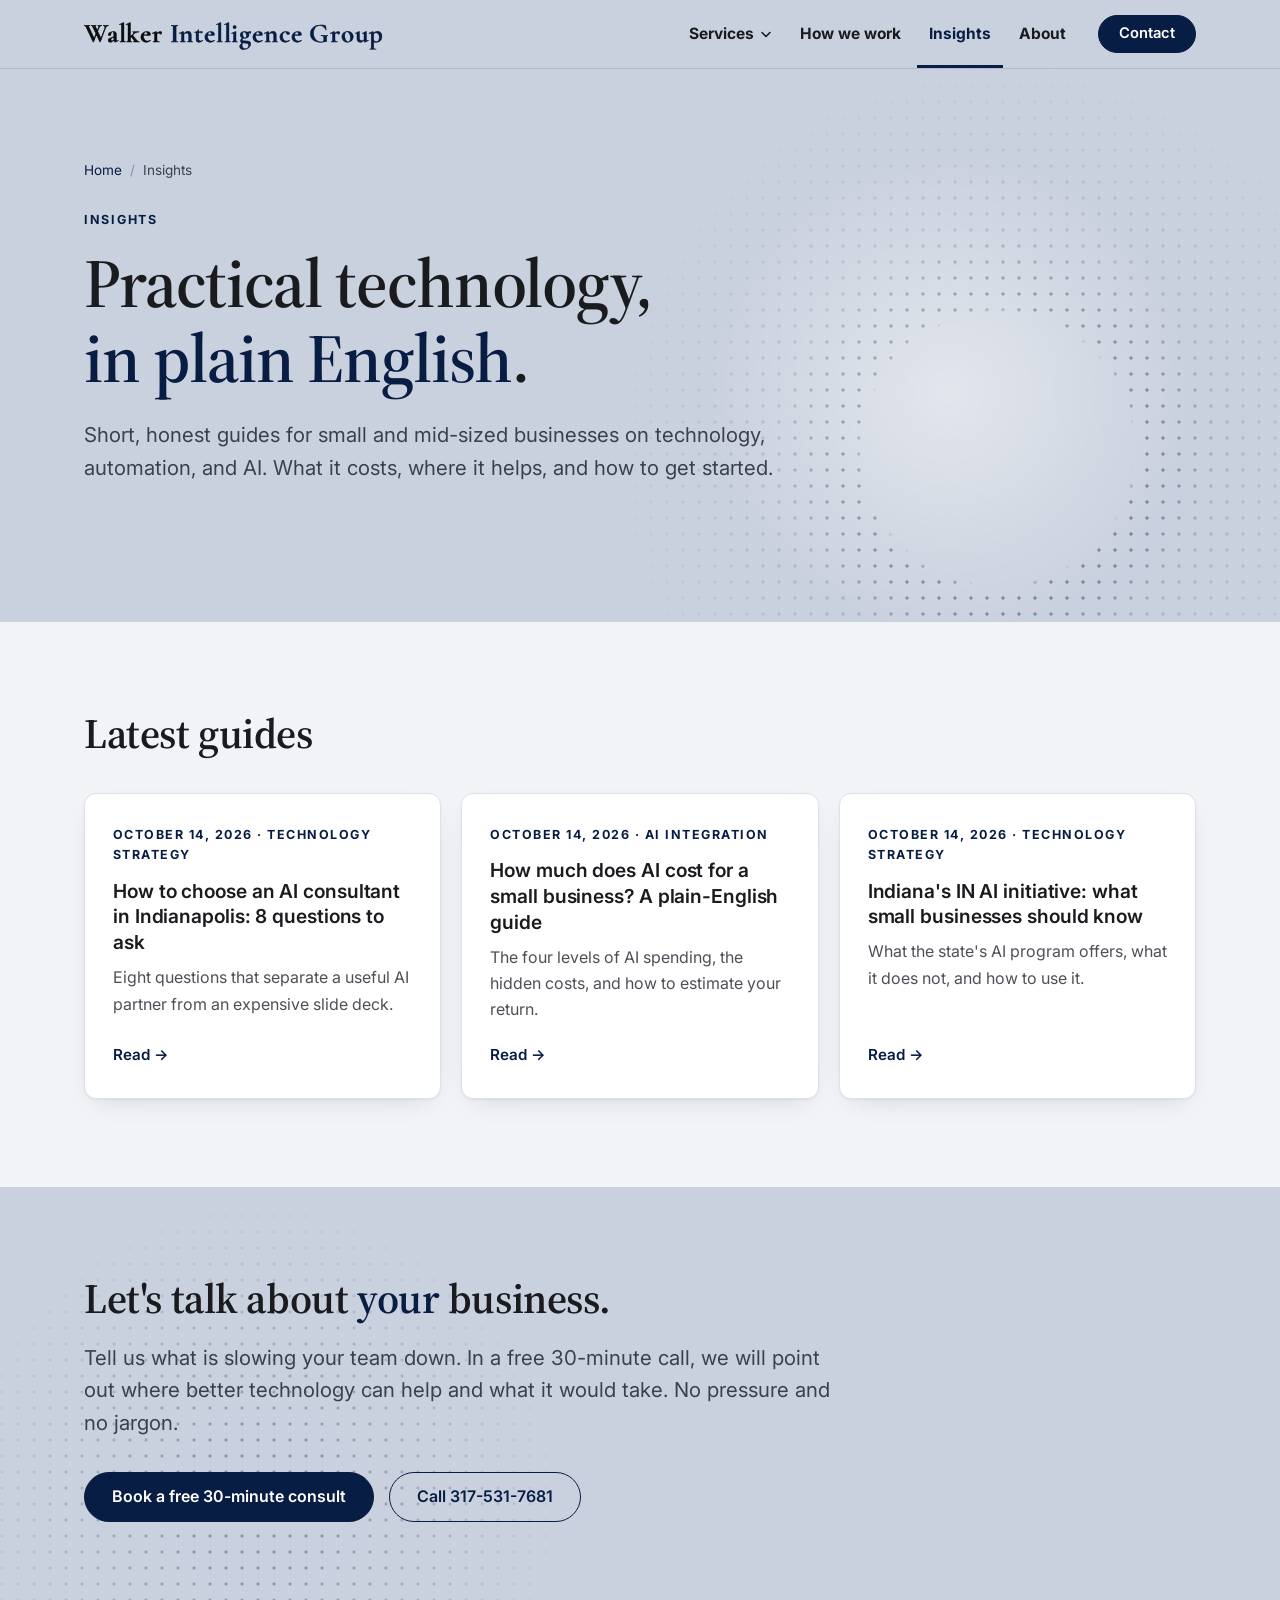
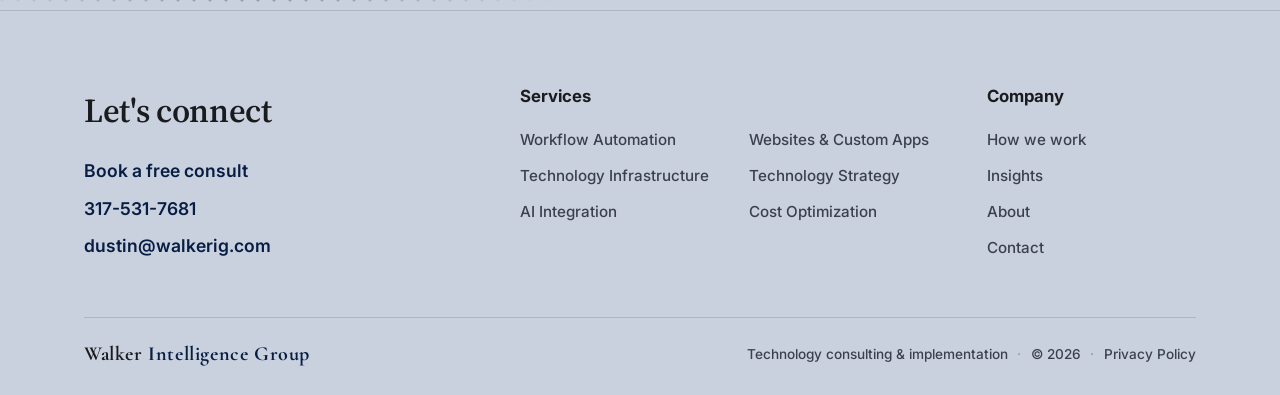
<file: insights/index.html>
<!DOCTYPE html>
<html lang="en">
<head>
  <meta charset="UTF-8" />
  <meta name="viewport" content="width=device-width, initial-scale=1.0" />
  <!-- Google Analytics 4 + lead tracking -->
  <script async src="https://www.googletagmanager.com/gtag/js?id=G-RJ7RK3Y0N4"></script>
  <script>
    window.dataLayer = window.dataLayer || [];
    function gtag(){dataLayer.push(arguments);}
    gtag('js', new Date());
    gtag('config', 'G-RJ7RK3Y0N4');
    // A form submission returns here with ?sent=1 (read before page scripts strip it)
    if (new URLSearchParams(location.search).get('sent') === '1') {
      gtag('event', 'generate_lead', { form_location: location.pathname });
    }
    document.addEventListener('click', function (e) {
      var a = e.target.closest && e.target.closest('a[href]');
      if (!a) return;
      var href = a.getAttribute('href');
      if (href.indexOf('tel:') === 0) gtag('event', 'phone_click', { link_text: a.textContent.trim() });
      else if (href.indexOf('mailto:') === 0) gtag('event', 'email_click', { link_text: a.textContent.trim() });
      else if (href === '/contact/') gtag('event', 'consult_click', { link_text: a.textContent.trim() });
    });
  </script>
  <title>Insights: Technology &amp; AI for Small Business | Walker IG</title>
  <meta name="description" content="Plain-English guides on technology, automation, and AI for Indianapolis small and mid-sized businesses, from Walker Intelligence Group." />
  <link rel="canonical" href="https://walkerig.com/insights/" />
  <meta name="theme-color" content="#CAD1DE" />
  <meta property="og:type" content="website" />
  <meta property="og:site_name" content="Walker Intelligence Group" />
  <meta property="og:title" content="Insights: Technology &amp; AI for Small Business | Walker IG" />
  <meta property="og:description" content="Plain-English guides on technology, automation, and AI for Indianapolis small and mid-sized businesses, from Walker Intelligence Group." />
  <meta property="og:url" content="https://walkerig.com/insights/" />
  <meta property="og:image" content="https://walkerig.com/og-image.jpg" />
  <meta property="og:image:width" content="1200" />
  <meta property="og:image:height" content="630" />
  <meta name="twitter:card" content="summary_large_image" />
  <link rel="icon" type="image/svg+xml" href="/favicon-wig.svg" />
  <link rel="icon" type="image/png" sizes="32x32" href="/favicon-32.png" />
  <link rel="apple-touch-icon" href="/apple-touch-icon.png" />
  <link rel="preconnect" href="https://fonts.googleapis.com" />
  <link rel="preconnect" href="https://fonts.gstatic.com" crossorigin />
  <link href="https://fonts.googleapis.com/css2?family=Cormorant+Garamond:wght@600;700&family=Inter:wght@400;500;600;700&family=Source+Serif+4:opsz,wght@8..60,400;8..60,600&display=swap" rel="stylesheet" />
  <link href="/assets/site.css" rel="stylesheet" />
  <script src="/assets/site.js" defer></script>
  <script type="application/ld+json">
{
  "@context": "https://schema.org",
  "@graph": [
    {
      "@type": "CollectionPage",
      "@id": "https://walkerig.com/insights/#collection",
      "url": "https://walkerig.com/insights/",
      "name": "Insights",
      "description": "Plain-English guides on technology, automation, and AI for Indianapolis small and mid-sized businesses, from Walker Intelligence Group.",
      "publisher": {
        "@id": "https://walkerig.com/#business"
      },
      "mainEntity": {
        "@type": "ItemList",
        "itemListElement": [
          {
            "@type": "ListItem",
            "position": 1,
            "url": "https://walkerig.com/insights/how-to-choose-an-ai-consultant-indianapolis/",
            "name": "How to choose an AI consultant in Indianapolis: 8 questions to ask"
          },
          {
            "@type": "ListItem",
            "position": 2,
            "url": "https://walkerig.com/insights/how-much-does-ai-cost-small-business/",
            "name": "How much does AI cost for a small business? A plain-English guide"
          },
          {
            "@type": "ListItem",
            "position": 3,
            "url": "https://walkerig.com/insights/indiana-in-ai-initiative-small-business/",
            "name": "Indiana's IN AI initiative: what small businesses should know"
          }
        ]
      }
    },
    {
      "@type": "BreadcrumbList",
      "itemListElement": [
        {
          "@type": "ListItem",
          "position": 1,
          "name": "Home",
          "item": "https://walkerig.com/"
        },
        {
          "@type": "ListItem",
          "position": 2,
          "name": "Insights",
          "item": "https://walkerig.com/insights/"
        }
      ]
    }
  ]
}
  </script>
</head>
<body>
<header class="site-header">
  <div class="header-inner">
    <a class="brand" href="/" aria-label="Walker Intelligence Group home"><span class="brand-main">Walker <span>Intelligence Group</span></span></a>
    <nav class="primary-nav" aria-label="Main">
      <ul class="nav-list">
        <li class="nav-item">
          <button class="nav-link nav-trigger" type="button" aria-expanded="false" aria-controls="mega-services">Services <svg viewBox="0 0 12 12" aria-hidden="true"><path d="M2 4.5 6 8.5 10 4.5" fill="none" stroke="currentColor" stroke-width="1.6" stroke-linecap="round" stroke-linejoin="round"/></svg></button>
          <div class="mega" id="mega-services">
            <div class="mega-inner">
              <div>
                <p class="mega-kicker">Services</p>
                <p class="mega-title">We plan it, build it, and keep it running.</p>
                <a class="text-link" href="/#services">All services</a>
              </div>
              <ul class="mega-grid">
              <li><a href="/workflow-automation/"><strong>Workflow Automation</strong><span>Automate data entry, reporting, routing, and follow-ups.</span></a></li>
              <li><a href="/websites-custom-apps/"><strong>Websites &amp; Custom Apps</strong><span>Lead-generating websites, portals, dashboards, and custom tools.</span></a></li>
              <li><a href="/technology-infrastructure/"><strong>Technology Infrastructure</strong><span>Cloud setup, backups, security, and technology audits.</span></a></li>
              <li><a href="/technology-strategy/"><strong>Technology Strategy</strong><span>A clear, practical technology plan for your leadership team.</span></a></li>
              <li><a href="/ai-integration/"><strong>AI Integration</strong><span>Put AI to work on documents, email, and repetitive knowledge work.</span></a></li>
              <li><a href="/cost-optimization/"><strong>Cost Optimization</strong><span>Cut software waste, right-size cloud spend, automate manual work.</span></a></li>
              </ul>
            </div>
          </div>
        </li>
        <li class="nav-item"><a class="nav-link" href="/#approach">How we work</a></li>
        <li class="nav-item"><a class="nav-link" href="/insights/" aria-current="page">Insights</a></li>
        <li class="nav-item"><a class="nav-link" href="/about/">About</a></li>
      </ul>
    </nav>
    <div class="header-actions">
    <a class="btn btn-sm" href="/contact/">Contact</a>
      <button class="menu-toggle" type="button" aria-expanded="false" aria-controls="mobile-menu" aria-label="Open menu"><span></span><span></span><span></span></button>
    </div>
  </div>
  <div class="mobile-menu" id="mobile-menu" hidden>
    <span class="mobile-label">Services</span>
    <ul>
      <li><a href="/workflow-automation/">Workflow Automation</a></li>
      <li><a href="/websites-custom-apps/">Websites &amp; Custom Apps</a></li>
      <li><a href="/technology-infrastructure/">Technology Infrastructure</a></li>
      <li><a href="/technology-strategy/">Technology Strategy</a></li>
      <li><a href="/ai-integration/">AI Integration</a></li>
      <li><a href="/cost-optimization/">Cost Optimization</a></li>
    </ul>
    <span class="mobile-label">Company</span>
    <ul>
      <li><a href="/#approach">How we work</a></li>
      <li><a href="/insights/">Insights</a></li>
      <li><a href="/about/">About</a></li>
      <li><a href="/contact/">Contact</a></li>
    </ul>
    <div class="mobile-cta">
      <a class="btn" href="/contact/">Book a free 30-minute consult</a>
    </div>
    <div class="mobile-contact"><a href="tel:+13175317681">317-531-7681</a><a href="mailto:dustin@walkerig.com">dustin@walkerig.com</a></div>
  </div>
</header>

<main>
  <section class="hero">
    <div class="wrap">
      <nav class="crumbs" aria-label="Breadcrumb"><a href="/">Home</a><span class="sep" aria-hidden="true">/</span><span aria-current="page">Insights</span></nav>
      <span class="eyebrow">Insights</span>
      <h1>Practical technology, <em>in plain English</em>.</h1>
      <p class="lede">Short, honest guides for small and mid-sized businesses on technology, automation, and AI. What it costs, where it helps, and how to get started.</p>
    </div>
  </section>

  <section>
    <div class="wrap">
      <h2>Latest guides</h2>
      <div class="grid">
        <a class="card" href="/insights/how-to-choose-an-ai-consultant-indianapolis/"><span class="num">October 14, 2026 &middot; Technology Strategy</span><h3>How to choose an AI consultant in Indianapolis: 8 questions to ask</h3><p>Eight questions that separate a useful AI partner from an expensive slide deck.</p><span class="more">Read</span></a>
        <a class="card" href="/insights/how-much-does-ai-cost-small-business/"><span class="num">October 14, 2026 &middot; AI Integration</span><h3>How much does AI cost for a small business? A plain-English guide</h3><p>The four levels of AI spending, the hidden costs, and how to estimate your return.</p><span class="more">Read</span></a>
        <a class="card" href="/insights/indiana-in-ai-initiative-small-business/"><span class="num">October 14, 2026 &middot; Technology Strategy</span><h3>Indiana's IN AI initiative: what small businesses should know</h3><p>What the state&#x27;s AI program offers, what it does not, and how to use it.</p><span class="more">Read</span></a>
      </div>
    </div>
  </section>

  <section class="cta-band">
    <div class="wrap">
      <h2>Let's talk about <em>your</em> business.</h2>
      <p class="lede">Tell us what is slowing your team down. In a free 30-minute call, we will point out where better technology can help and what it would take. No pressure and no jargon.</p>
      <div class="cta-row">
        <a class="btn" href="/contact/">Book a free 30-minute consult</a>
        <a class="btn btn-ghost" href="tel:+13175317681">Call 317-531-7681</a>
      </div>
    </div>
  </section>
</main>
<footer class="site-footer">
  <div class="wrap">
    <div class="footer-grid">
      <div class="footer-connect">
        <h4>Let's connect</h4>
        <ul>
          <li><a href="/contact/">Book a free consult</a></li>
          <li><a href="tel:+13175317681">317-531-7681</a></li>
          <li><a href="mailto:dustin@walkerig.com">dustin@walkerig.com</a></li>
        </ul>
      </div>
      <nav aria-label="Services">
        <h4>Services</h4>
        <ul class="footer-two-col">
          <li><a href="/workflow-automation/">Workflow Automation</a></li>
          <li><a href="/websites-custom-apps/">Websites &amp; Custom Apps</a></li>
          <li><a href="/technology-infrastructure/">Technology Infrastructure</a></li>
          <li><a href="/technology-strategy/">Technology Strategy</a></li>
          <li><a href="/ai-integration/">AI Integration</a></li>
          <li><a href="/cost-optimization/">Cost Optimization</a></li>
        </ul>
      </nav>
      <nav aria-label="Company">
        <h4>Company</h4>
        <ul>
          <li><a href="/#approach">How we work</a></li>
          <li><a href="/insights/">Insights</a></li>
          <li><a href="/about/">About</a></li>
          <li><a href="/contact/">Contact</a></li>
        </ul>
      </nav>
    </div>
    <div class="footer-base">
      <a class="footer-name" href="/">Walker <span>Intelligence Group</span></a>
      <span>Technology consulting &amp; implementation<span class="sep" aria-hidden="true">&middot;</span>&copy; 2026<span class="sep" aria-hidden="true">&middot;</span><a href="/privacy/">Privacy Policy</a></span>
    </div>
  </div>
</footer>
</body>
</html>
</file>
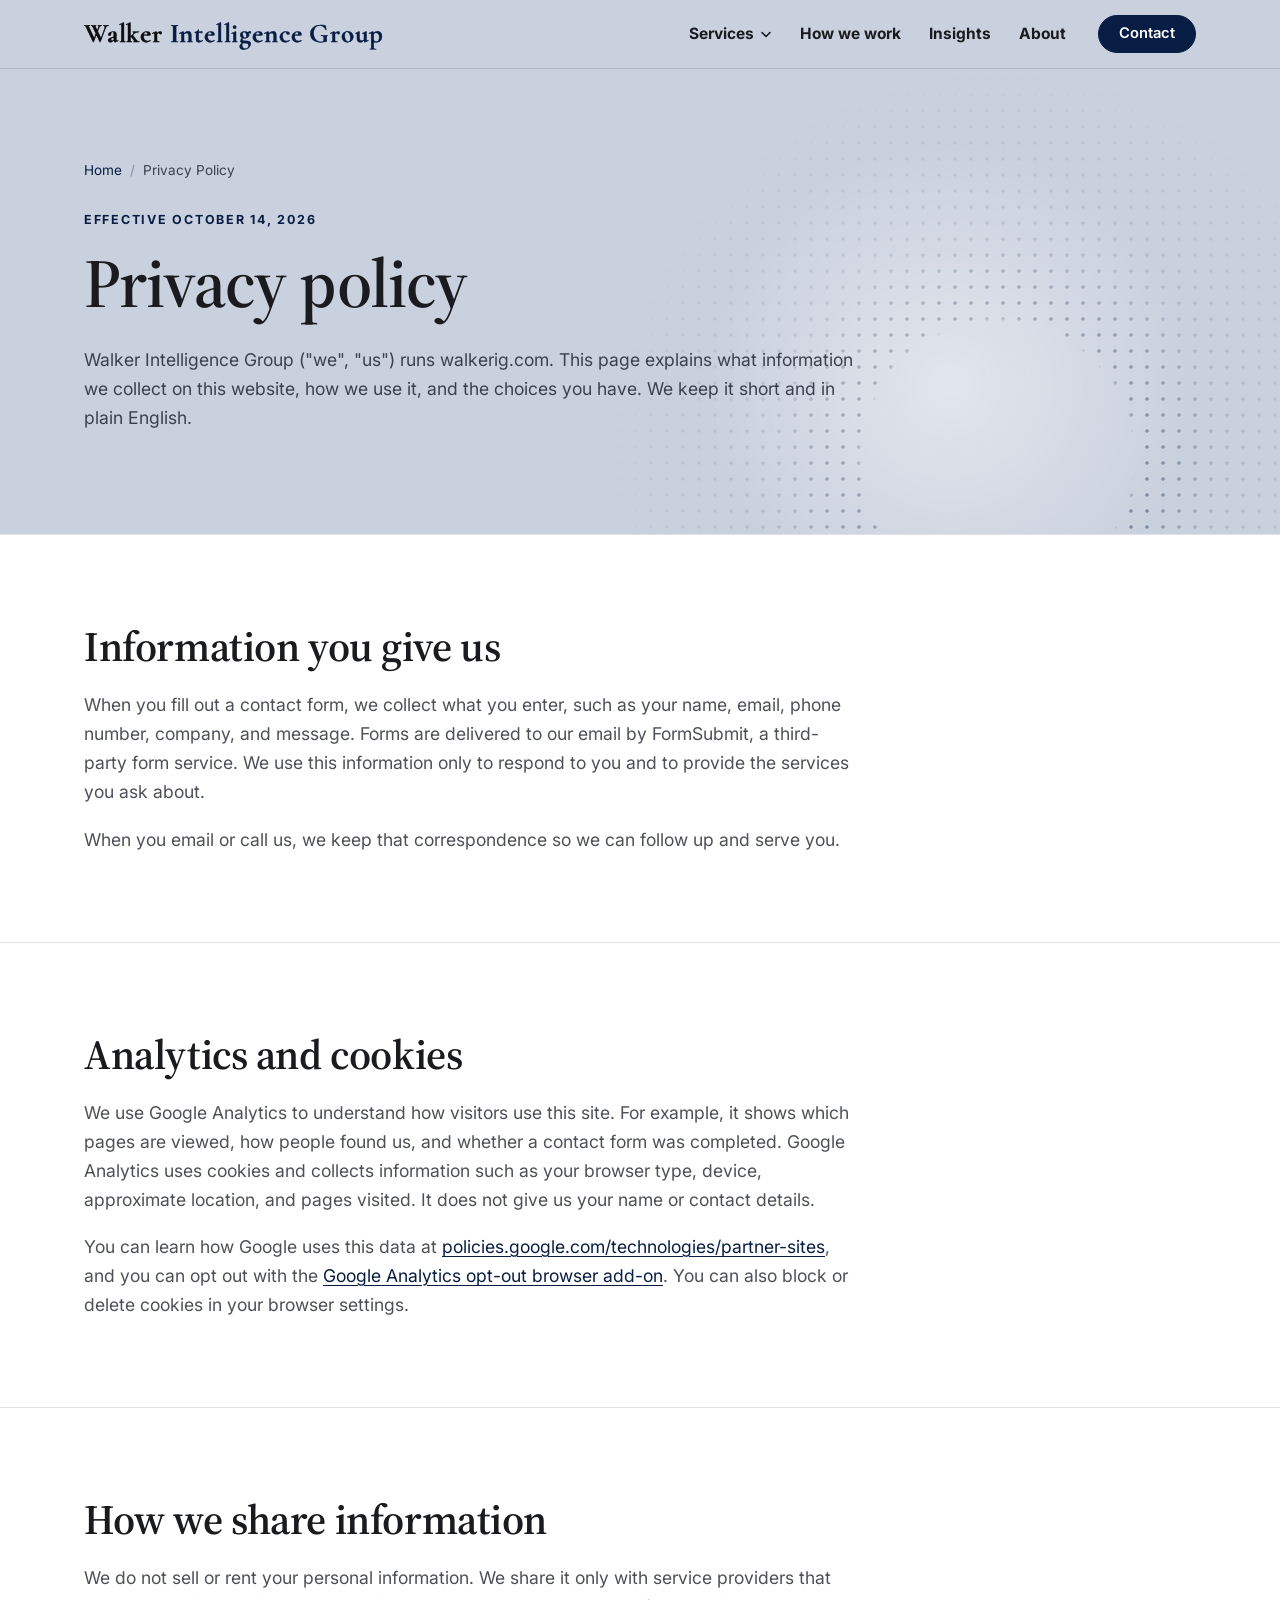
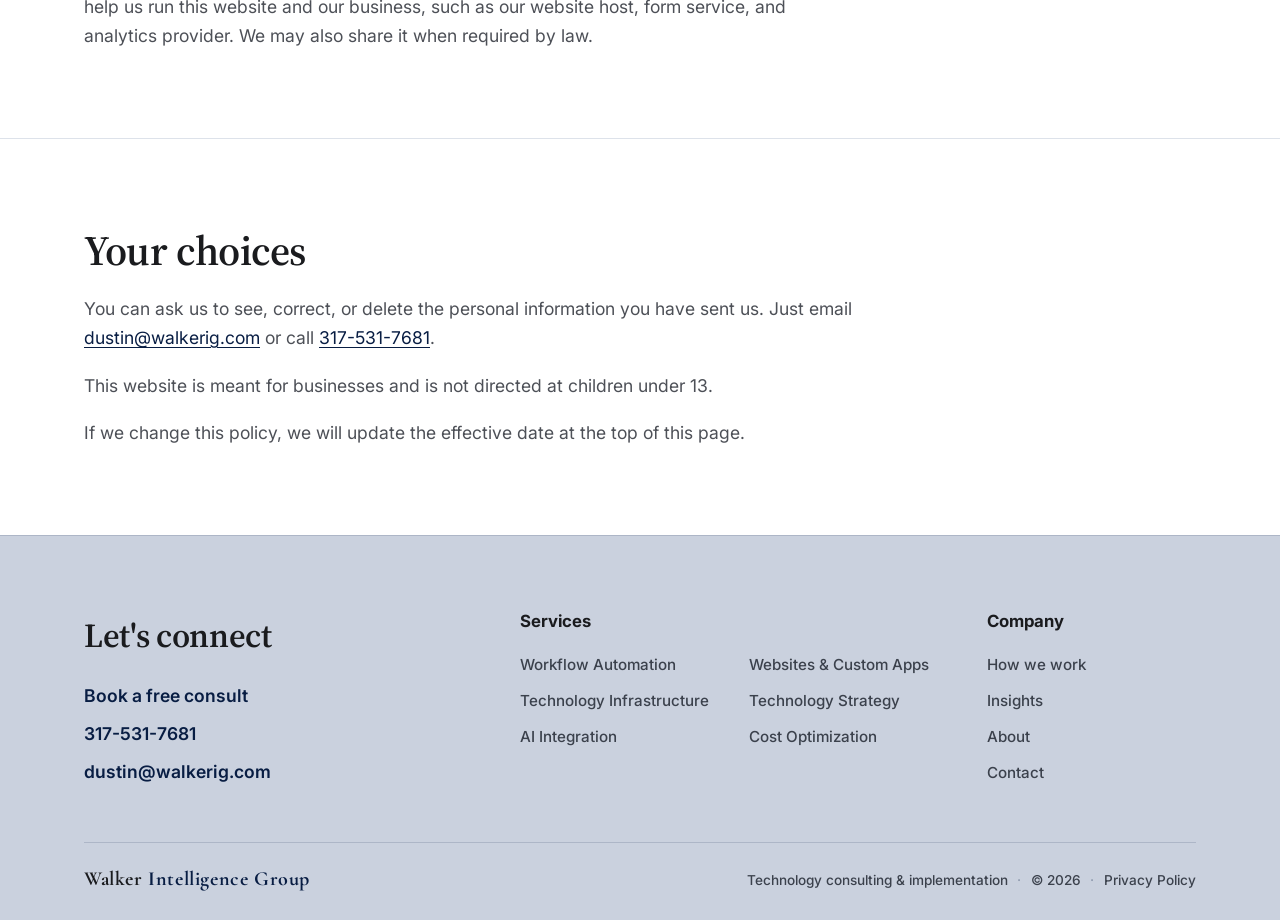
<file: privacy/index.html>
<!DOCTYPE html>
<html lang="en">
<head>
  <meta charset="UTF-8" />
  <meta name="viewport" content="width=device-width, initial-scale=1.0" />
  <!-- Google Analytics 4 + lead tracking -->
  <script async src="https://www.googletagmanager.com/gtag/js?id=G-RJ7RK3Y0N4"></script>
  <script>
    window.dataLayer = window.dataLayer || [];
    function gtag(){dataLayer.push(arguments);}
    gtag('js', new Date());
    gtag('config', 'G-RJ7RK3Y0N4');
    // A form submission returns here with ?sent=1 (read before page scripts strip it)
    if (new URLSearchParams(location.search).get('sent') === '1') {
      gtag('event', 'generate_lead', { form_location: location.pathname });
    }
    document.addEventListener('click', function (e) {
      var a = e.target.closest && e.target.closest('a[href]');
      if (!a) return;
      var href = a.getAttribute('href');
      if (href.indexOf('tel:') === 0) gtag('event', 'phone_click', { link_text: a.textContent.trim() });
      else if (href.indexOf('mailto:') === 0) gtag('event', 'email_click', { link_text: a.textContent.trim() });
      else if (href === '/contact/') gtag('event', 'consult_click', { link_text: a.textContent.trim() });
    });
  </script>
  <title>Privacy Policy | Walker Intelligence Group</title>
  <meta name="description" content="How Walker Intelligence Group collects, uses, and protects information on walkerig.com, including contact forms and Google Analytics." />
  <link rel="canonical" href="https://walkerig.com/privacy/" />
  <meta name="theme-color" content="#CAD1DE" />
  <meta property="og:type" content="website" />
  <meta property="og:site_name" content="Walker Intelligence Group" />
  <meta property="og:title" content="Privacy Policy | Walker Intelligence Group" />
  <meta property="og:description" content="How Walker Intelligence Group collects, uses, and protects information on walkerig.com, including contact forms and Google Analytics." />
  <meta property="og:url" content="https://walkerig.com/privacy/" />
  <meta property="og:image" content="https://walkerig.com/og-image.jpg" />
  <meta property="og:image:width" content="1200" />
  <meta property="og:image:height" content="630" />
  <meta name="twitter:card" content="summary_large_image" />
  <link rel="icon" type="image/svg+xml" href="/favicon-wig.svg" />
  <link rel="icon" type="image/png" sizes="32x32" href="/favicon-32.png" />
  <link rel="apple-touch-icon" href="/apple-touch-icon.png" />
  <link rel="preconnect" href="https://fonts.googleapis.com" />
  <link rel="preconnect" href="https://fonts.gstatic.com" crossorigin />
  <link href="https://fonts.googleapis.com/css2?family=Cormorant+Garamond:wght@600;700&family=Inter:wght@400;500;600;700&family=Source+Serif+4:opsz,wght@8..60,400;8..60,600&display=swap" rel="stylesheet" />
  <link href="/assets/site.css" rel="stylesheet" />
  <script src="/assets/site.js" defer></script>
  <script type="application/ld+json">
{
  "@context": "https://schema.org",
  "@graph": [
    {
      "@type": "WebPage",
      "@id": "https://walkerig.com/privacy/",
      "url": "https://walkerig.com/privacy/",
      "name": "Privacy Policy",
      "about": {
        "@id": "https://walkerig.com/#business"
      }
    },
    {
      "@type": "BreadcrumbList",
      "itemListElement": [
        {
          "@type": "ListItem",
          "position": 1,
          "name": "Home",
          "item": "https://walkerig.com/"
        },
        {
          "@type": "ListItem",
          "position": 2,
          "name": "Privacy Policy",
          "item": "https://walkerig.com/privacy/"
        }
      ]
    }
  ]
}
  </script>
</head>
<body>
<header class="site-header">
  <div class="header-inner">
    <a class="brand" href="/" aria-label="Walker Intelligence Group home"><span class="brand-main">Walker <span>Intelligence Group</span></span></a>
    <nav class="primary-nav" aria-label="Main">
      <ul class="nav-list">
        <li class="nav-item">
          <button class="nav-link nav-trigger" type="button" aria-expanded="false" aria-controls="mega-services">Services <svg viewBox="0 0 12 12" aria-hidden="true"><path d="M2 4.5 6 8.5 10 4.5" fill="none" stroke="currentColor" stroke-width="1.6" stroke-linecap="round" stroke-linejoin="round"/></svg></button>
          <div class="mega" id="mega-services">
            <div class="mega-inner">
              <div>
                <p class="mega-kicker">Services</p>
                <p class="mega-title">We plan it, build it, and keep it running.</p>
                <a class="text-link" href="/#services">All services</a>
              </div>
              <ul class="mega-grid">
              <li><a href="/workflow-automation/"><strong>Workflow Automation</strong><span>Automate data entry, reporting, routing, and follow-ups.</span></a></li>
              <li><a href="/websites-custom-apps/"><strong>Websites &amp; Custom Apps</strong><span>Lead-generating websites, portals, dashboards, and custom tools.</span></a></li>
              <li><a href="/technology-infrastructure/"><strong>Technology Infrastructure</strong><span>Cloud setup, backups, security, and technology audits.</span></a></li>
              <li><a href="/technology-strategy/"><strong>Technology Strategy</strong><span>A clear, practical technology plan for your leadership team.</span></a></li>
              <li><a href="/ai-integration/"><strong>AI Integration</strong><span>Put AI to work on documents, email, and repetitive knowledge work.</span></a></li>
              <li><a href="/cost-optimization/"><strong>Cost Optimization</strong><span>Cut software waste, right-size cloud spend, automate manual work.</span></a></li>
              </ul>
            </div>
          </div>
        </li>
        <li class="nav-item"><a class="nav-link" href="/#approach">How we work</a></li>
        <li class="nav-item"><a class="nav-link" href="/insights/">Insights</a></li>
        <li class="nav-item"><a class="nav-link" href="/about/">About</a></li>
      </ul>
    </nav>
    <div class="header-actions">
    <a class="btn btn-sm" href="/contact/">Contact</a>
      <button class="menu-toggle" type="button" aria-expanded="false" aria-controls="mobile-menu" aria-label="Open menu"><span></span><span></span><span></span></button>
    </div>
  </div>
  <div class="mobile-menu" id="mobile-menu" hidden>
    <span class="mobile-label">Services</span>
    <ul>
      <li><a href="/workflow-automation/">Workflow Automation</a></li>
      <li><a href="/websites-custom-apps/">Websites &amp; Custom Apps</a></li>
      <li><a href="/technology-infrastructure/">Technology Infrastructure</a></li>
      <li><a href="/technology-strategy/">Technology Strategy</a></li>
      <li><a href="/ai-integration/">AI Integration</a></li>
      <li><a href="/cost-optimization/">Cost Optimization</a></li>
    </ul>
    <span class="mobile-label">Company</span>
    <ul>
      <li><a href="/#approach">How we work</a></li>
      <li><a href="/insights/">Insights</a></li>
      <li><a href="/about/">About</a></li>
      <li><a href="/contact/">Contact</a></li>
    </ul>
    <div class="mobile-cta">
      <a class="btn" href="/contact/">Book a free 30-minute consult</a>
    </div>
    <div class="mobile-contact"><a href="tel:+13175317681">317-531-7681</a><a href="mailto:dustin@walkerig.com">dustin@walkerig.com</a></div>
  </div>
</header>

<main>
  <section class="hero">
    <div class="wrap prose">
      <nav class="crumbs" aria-label="Breadcrumb"><a href="/">Home</a><span class="sep" aria-hidden="true">/</span><span aria-current="page">Privacy Policy</span></nav>
      <span class="eyebrow">Effective October 14, 2026</span>
      <h1>Privacy policy</h1>
      <p>Walker Intelligence Group ("we", "us") runs walkerig.com. This page explains what information we collect on this website, how we use it, and the choices you have. We keep it short and in plain English.</p>
    </div>
  </section>

  <section>
    <div class="wrap prose">
      <h2>Information you give us</h2>
      <p>When you fill out a contact form, we collect what you enter, such as your name, email, phone number, company, and message. Forms are delivered to our email by FormSubmit, a third-party form service. We use this information only to respond to you and to provide the services you ask about.</p>
      <p>When you email or call us, we keep that correspondence so we can follow up and serve you.</p>
    </div>
  </section>

  <section>
    <div class="wrap prose">
      <h2>Analytics and cookies</h2>
      <p>We use Google Analytics to understand how visitors use this site. For example, it shows which pages are viewed, how people found us, and whether a contact form was completed. Google Analytics uses cookies and collects information such as your browser type, device, approximate location, and pages visited. It does not give us your name or contact details.</p>
      <p>You can learn how Google uses this data at <a href="https://policies.google.com/technologies/partner-sites" rel="noopener">policies.google.com/technologies/partner-sites</a>, and you can opt out with the <a href="https://tools.google.com/dlpage/gaoptout" rel="noopener">Google Analytics opt-out browser add-on</a>. You can also block or delete cookies in your browser settings.</p>
    </div>
  </section>

  <section>
    <div class="wrap prose">
      <h2>How we share information</h2>
      <p>We do not sell or rent your personal information. We share it only with service providers that help us run this website and our business, such as our website host, form service, and analytics provider. We may also share it when required by law.</p>
    </div>
  </section>

  <section>
    <div class="wrap prose">
      <h2>Your choices</h2>
      <p>You can ask us to see, correct, or delete the personal information you have sent us. Just email <a href="mailto:dustin@walkerig.com">dustin@walkerig.com</a> or call <a href="tel:+13175317681">317-531-7681</a>.</p>
      <p>This website is meant for businesses and is not directed at children under 13.</p>
      <p>If we change this policy, we will update the effective date at the top of this page.</p>
    </div>
  </section>
</main>
<footer class="site-footer">
  <div class="wrap">
    <div class="footer-grid">
      <div class="footer-connect">
        <h4>Let's connect</h4>
        <ul>
          <li><a href="/contact/">Book a free consult</a></li>
          <li><a href="tel:+13175317681">317-531-7681</a></li>
          <li><a href="mailto:dustin@walkerig.com">dustin@walkerig.com</a></li>
        </ul>
      </div>
      <nav aria-label="Services">
        <h4>Services</h4>
        <ul class="footer-two-col">
          <li><a href="/workflow-automation/">Workflow Automation</a></li>
          <li><a href="/websites-custom-apps/">Websites &amp; Custom Apps</a></li>
          <li><a href="/technology-infrastructure/">Technology Infrastructure</a></li>
          <li><a href="/technology-strategy/">Technology Strategy</a></li>
          <li><a href="/ai-integration/">AI Integration</a></li>
          <li><a href="/cost-optimization/">Cost Optimization</a></li>
        </ul>
      </nav>
      <nav aria-label="Company">
        <h4>Company</h4>
        <ul>
          <li><a href="/#approach">How we work</a></li>
          <li><a href="/insights/">Insights</a></li>
          <li><a href="/about/">About</a></li>
          <li><a href="/contact/">Contact</a></li>
        </ul>
      </nav>
    </div>
    <div class="footer-base">
      <a class="footer-name" href="/">Walker <span>Intelligence Group</span></a>
      <span>Technology consulting &amp; implementation<span class="sep" aria-hidden="true">&middot;</span>&copy; 2026<span class="sep" aria-hidden="true">&middot;</span><a href="/privacy/">Privacy Policy</a></span>
    </div>
  </div>
</footer>
</body>
</html>
</file>
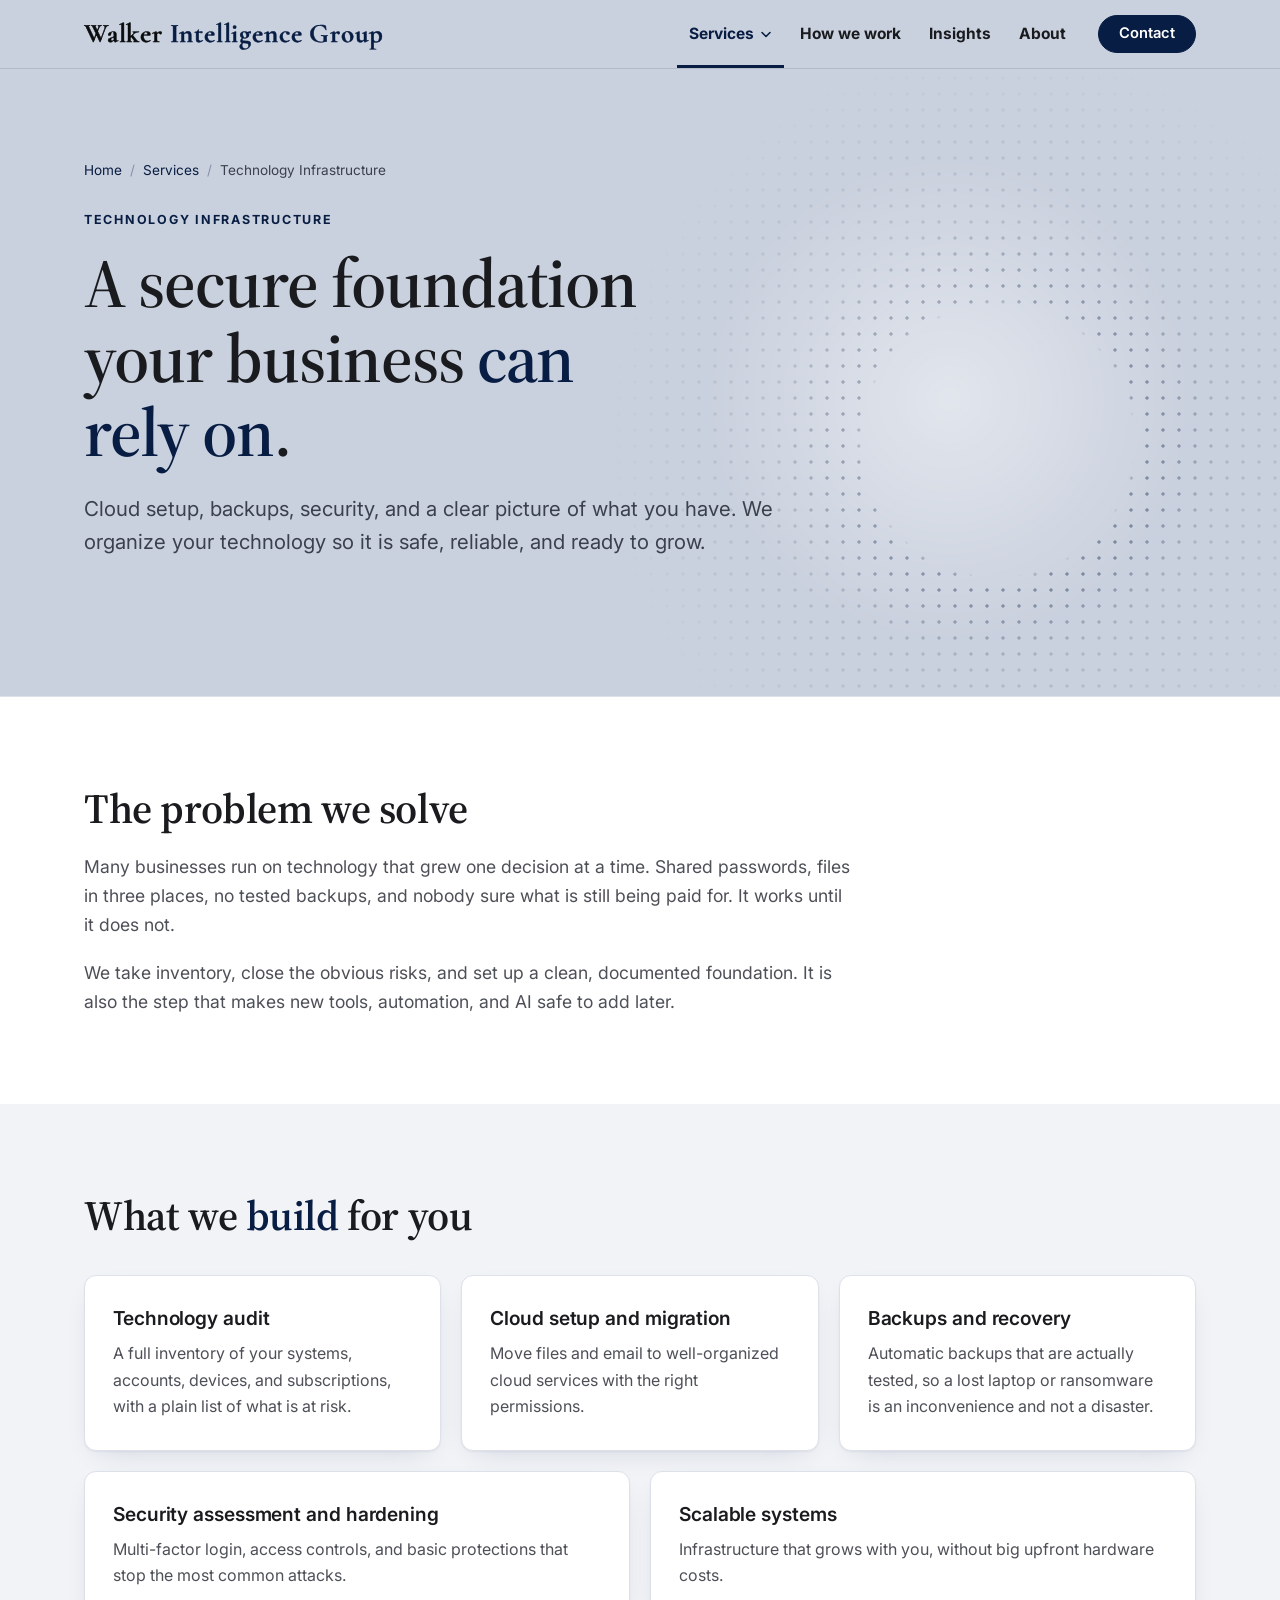
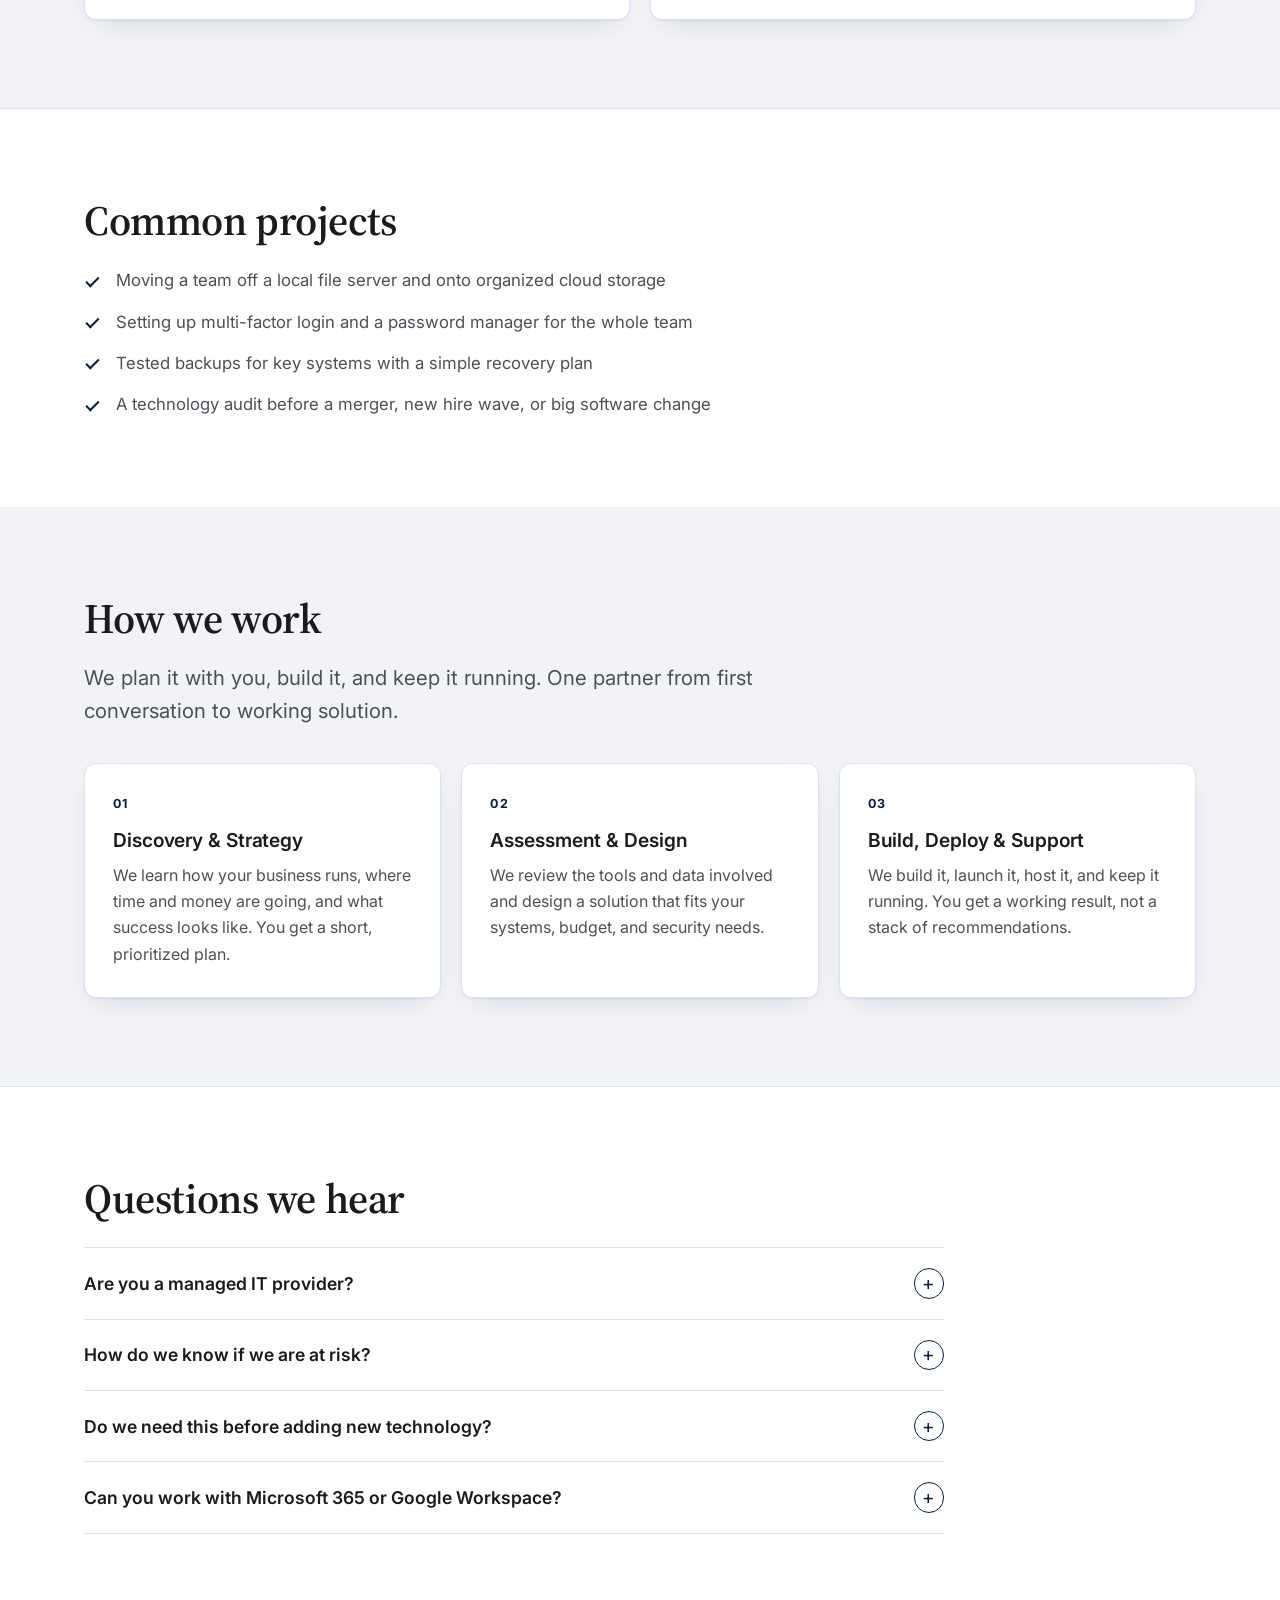
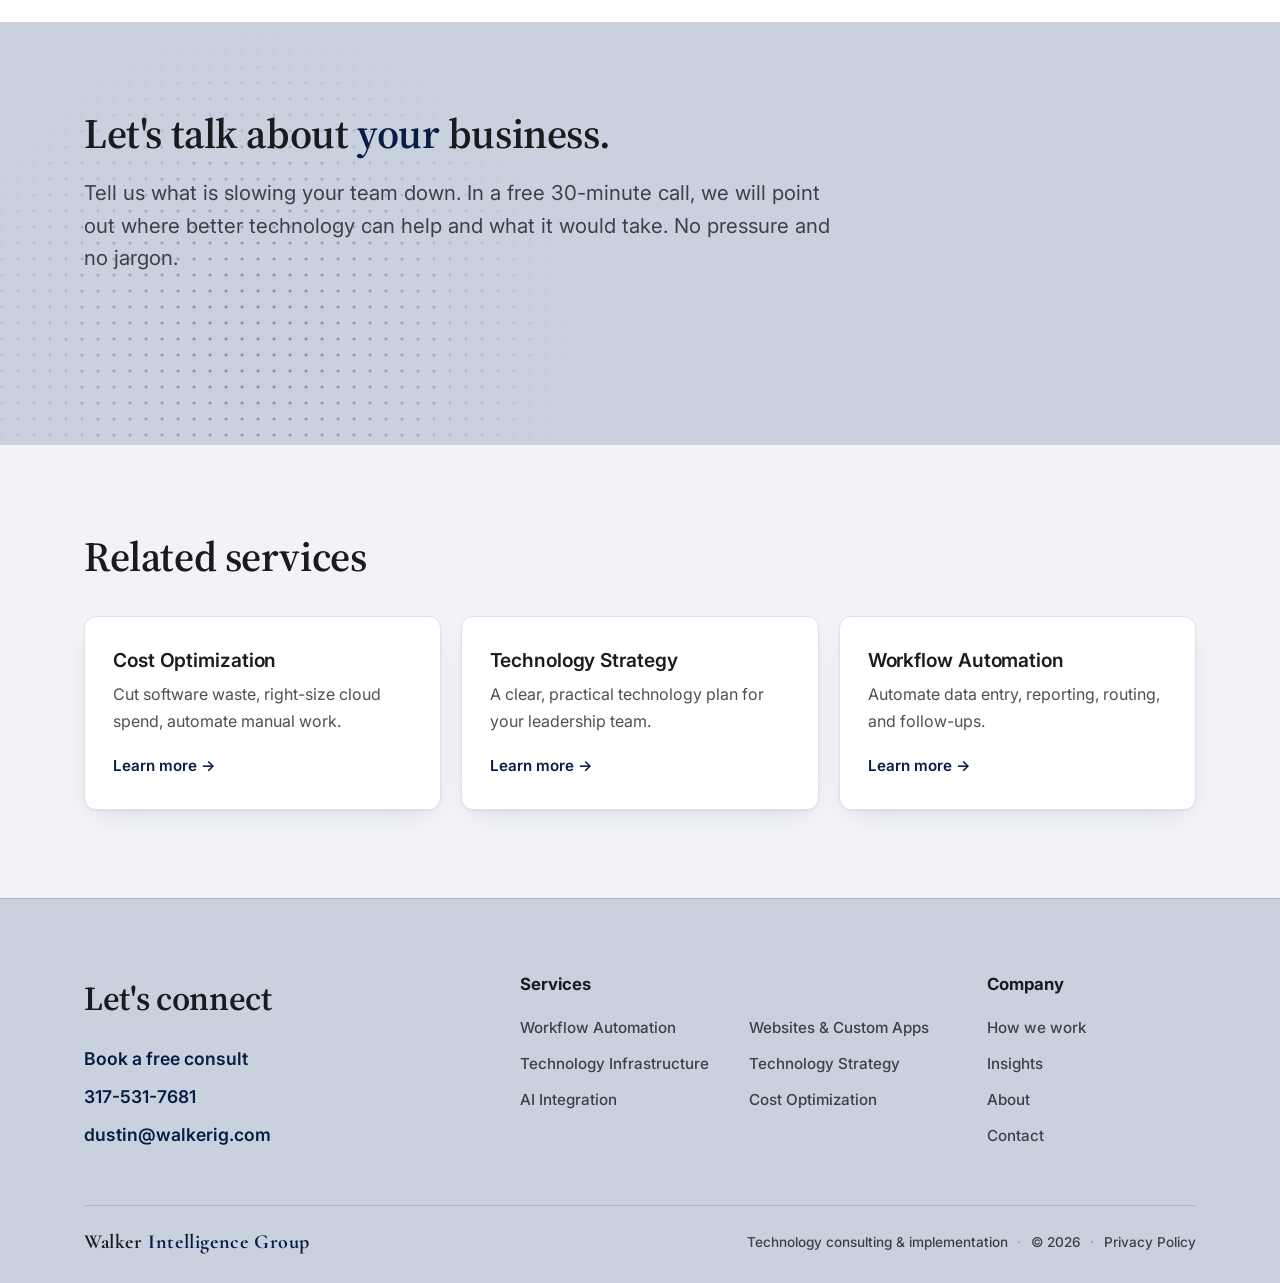
<file: technology-infrastructure/index.html>
<!DOCTYPE html>
<html lang="en">
<head>
  <meta charset="UTF-8" />
  <meta name="viewport" content="width=device-width, initial-scale=1.0" />
  <!-- Google Analytics 4 + lead tracking -->
  <script async src="https://www.googletagmanager.com/gtag/js?id=G-RJ7RK3Y0N4"></script>
  <script>
    window.dataLayer = window.dataLayer || [];
    function gtag(){dataLayer.push(arguments);}
    gtag('js', new Date());
    gtag('config', 'G-RJ7RK3Y0N4');
    // A form submission returns here with ?sent=1 (read before page scripts strip it)
    if (new URLSearchParams(location.search).get('sent') === '1') {
      gtag('event', 'generate_lead', { form_location: location.pathname });
    }
    document.addEventListener('click', function (e) {
      var a = e.target.closest && e.target.closest('a[href]');
      if (!a) return;
      var href = a.getAttribute('href');
      if (href.indexOf('tel:') === 0) gtag('event', 'phone_click', { link_text: a.textContent.trim() });
      else if (href.indexOf('mailto:') === 0) gtag('event', 'email_click', { link_text: a.textContent.trim() });
      else if (href === '/contact/') gtag('event', 'consult_click', { link_text: a.textContent.trim() });
    });
  </script>
  <title>IT Infrastructure &amp; Cloud Setup, Indianapolis | Walker IG</title>
  <meta name="description" content="Cloud setup, tested backups, security assessments, and technology audits for Indianapolis businesses. Know what you have, what is at risk, and fix it." />
  <link rel="canonical" href="https://walkerig.com/technology-infrastructure/" />
  <meta name="theme-color" content="#CAD1DE" />
  <meta property="og:type" content="website" />
  <meta property="og:site_name" content="Walker Intelligence Group" />
  <meta property="og:title" content="IT Infrastructure &amp; Cloud Setup, Indianapolis | Walker IG" />
  <meta property="og:description" content="Cloud setup, tested backups, security assessments, and technology audits for Indianapolis businesses. Know what you have, what is at risk, and fix it." />
  <meta property="og:url" content="https://walkerig.com/technology-infrastructure/" />
  <meta property="og:image" content="https://walkerig.com/og-image.jpg" />
  <meta property="og:image:width" content="1200" />
  <meta property="og:image:height" content="630" />
  <meta name="twitter:card" content="summary_large_image" />
  <link rel="icon" type="image/svg+xml" href="/favicon-wig.svg" />
  <link rel="icon" type="image/png" sizes="32x32" href="/favicon-32.png" />
  <link rel="apple-touch-icon" href="/apple-touch-icon.png" />
  <link rel="preconnect" href="https://fonts.googleapis.com" />
  <link rel="preconnect" href="https://fonts.gstatic.com" crossorigin />
  <link href="https://fonts.googleapis.com/css2?family=Cormorant+Garamond:wght@600;700&family=Inter:wght@400;500;600;700&family=Source+Serif+4:opsz,wght@8..60,400;8..60,600&display=swap" rel="stylesheet" />
  <link href="/assets/site.css" rel="stylesheet" />
  <script src="/assets/site.js" defer></script>
  <script type="application/ld+json">
{
  "@context": "https://schema.org",
  "@graph": [
    {
      "@type": "Service",
      "@id": "https://walkerig.com/technology-infrastructure/#service",
      "name": "Technology Infrastructure",
      "serviceType": "Technology Infrastructure",
      "description": "Cloud setup, tested backups, security assessments, and technology audits for Indianapolis businesses. Know what you have, what is at risk, and fix it.",
      "url": "https://walkerig.com/technology-infrastructure/",
      "provider": {
        "@id": "https://walkerig.com/#business"
      },
      "areaServed": [
        {
          "@type": "City",
          "name": "Indianapolis"
        },
        {
          "@type": "State",
          "name": "Indiana"
        }
      ]
    },
    {
      "@type": "FAQPage",
      "@id": "https://walkerig.com/technology-infrastructure/#faq",
      "mainEntity": [
        {
          "@type": "Question",
          "name": "Are you a managed IT provider?",
          "acceptedAnswer": {
            "@type": "Answer",
            "text": "We focus on getting your foundation right and supporting the systems we set up. For day-to-day help desk needs, we can work alongside your existing IT provider."
          }
        },
        {
          "@type": "Question",
          "name": "How do we know if we are at risk?",
          "acceptedAnswer": {
            "@type": "Answer",
            "text": "Start with an audit. Most businesses find a few high-risk gaps that are quick and inexpensive to fix."
          }
        },
        {
          "@type": "Question",
          "name": "Do we need this before adding new technology?",
          "acceptedAnswer": {
            "@type": "Answer",
            "text": "Often, yes. New software, automation, and AI are only as safe as the data and access rules behind them. A solid foundation makes every project faster and safer."
          }
        },
        {
          "@type": "Question",
          "name": "Can you work with Microsoft 365 or Google Workspace?",
          "acceptedAnswer": {
            "@type": "Answer",
            "text": "Yes. We work with both and help you get far more out of the one you already pay for."
          }
        }
      ]
    },
    {
      "@type": "BreadcrumbList",
      "itemListElement": [
        {
          "@type": "ListItem",
          "position": 1,
          "name": "Home",
          "item": "https://walkerig.com/"
        },
        {
          "@type": "ListItem",
          "position": 2,
          "name": "Services",
          "item": "https://walkerig.com/#services"
        },
        {
          "@type": "ListItem",
          "position": 3,
          "name": "Technology Infrastructure",
          "item": "https://walkerig.com/technology-infrastructure/"
        }
      ]
    }
  ]
}
  </script>
</head>
<body>
<header class="site-header">
  <div class="header-inner">
    <a class="brand" href="/" aria-label="Walker Intelligence Group home"><span class="brand-main">Walker <span>Intelligence Group</span></span></a>
    <nav class="primary-nav" aria-label="Main">
      <ul class="nav-list">
        <li class="nav-item">
          <button class="nav-link nav-trigger" type="button" aria-expanded="false" aria-controls="mega-services" aria-current="page">Services <svg viewBox="0 0 12 12" aria-hidden="true"><path d="M2 4.5 6 8.5 10 4.5" fill="none" stroke="currentColor" stroke-width="1.6" stroke-linecap="round" stroke-linejoin="round"/></svg></button>
          <div class="mega" id="mega-services">
            <div class="mega-inner">
              <div>
                <p class="mega-kicker">Services</p>
                <p class="mega-title">We plan it, build it, and keep it running.</p>
                <a class="text-link" href="/#services">All services</a>
              </div>
              <ul class="mega-grid">
              <li><a href="/workflow-automation/"><strong>Workflow Automation</strong><span>Automate data entry, reporting, routing, and follow-ups.</span></a></li>
              <li><a href="/websites-custom-apps/"><strong>Websites &amp; Custom Apps</strong><span>Lead-generating websites, portals, dashboards, and custom tools.</span></a></li>
              <li><a href="/technology-infrastructure/"><strong>Technology Infrastructure</strong><span>Cloud setup, backups, security, and technology audits.</span></a></li>
              <li><a href="/technology-strategy/"><strong>Technology Strategy</strong><span>A clear, practical technology plan for your leadership team.</span></a></li>
              <li><a href="/ai-integration/"><strong>AI Integration</strong><span>Put AI to work on documents, email, and repetitive knowledge work.</span></a></li>
              <li><a href="/cost-optimization/"><strong>Cost Optimization</strong><span>Cut software waste, right-size cloud spend, automate manual work.</span></a></li>
              </ul>
            </div>
          </div>
        </li>
        <li class="nav-item"><a class="nav-link" href="/#approach">How we work</a></li>
        <li class="nav-item"><a class="nav-link" href="/insights/">Insights</a></li>
        <li class="nav-item"><a class="nav-link" href="/about/">About</a></li>
      </ul>
    </nav>
    <div class="header-actions">
    <a class="btn btn-sm" href="/contact/">Contact</a>
      <button class="menu-toggle" type="button" aria-expanded="false" aria-controls="mobile-menu" aria-label="Open menu"><span></span><span></span><span></span></button>
    </div>
  </div>
  <div class="mobile-menu" id="mobile-menu" hidden>
    <span class="mobile-label">Services</span>
    <ul>
      <li><a href="/workflow-automation/">Workflow Automation</a></li>
      <li><a href="/websites-custom-apps/">Websites &amp; Custom Apps</a></li>
      <li><a href="/technology-infrastructure/">Technology Infrastructure</a></li>
      <li><a href="/technology-strategy/">Technology Strategy</a></li>
      <li><a href="/ai-integration/">AI Integration</a></li>
      <li><a href="/cost-optimization/">Cost Optimization</a></li>
    </ul>
    <span class="mobile-label">Company</span>
    <ul>
      <li><a href="/#approach">How we work</a></li>
      <li><a href="/insights/">Insights</a></li>
      <li><a href="/about/">About</a></li>
      <li><a href="/contact/">Contact</a></li>
    </ul>
    <div class="mobile-cta">
      <a class="btn" href="/contact/">Book a free 30-minute consult</a>
    </div>
    <div class="mobile-contact"><a href="tel:+13175317681">317-531-7681</a><a href="mailto:dustin@walkerig.com">dustin@walkerig.com</a></div>
  </div>
</header>

<main>
  <section class="hero">
    <div class="wrap">
      <nav class="crumbs" aria-label="Breadcrumb"><a href="/">Home</a><span class="sep" aria-hidden="true">/</span><a href="/#services">Services</a><span class="sep" aria-hidden="true">/</span><span aria-current="page">Technology Infrastructure</span></nav>
      <span class="eyebrow">Technology Infrastructure</span>
      <h1>A secure foundation your business <em>can rely on</em>.</h1>
      <p class="lede">Cloud setup, backups, security, and a clear picture of what you have. We organize your technology so it is safe, reliable, and ready to grow.</p>
    </div>
  </section>

  <section>
    <div class="wrap prose">
      <h2>The problem we solve</h2>
        <p>Many businesses run on technology that grew one decision at a time. Shared passwords, files in three places, no tested backups, and nobody sure what is still being paid for. It works until it does not.</p>
        <p>We take inventory, close the obvious risks, and set up a clean, documented foundation. It is also the step that makes new tools, automation, and AI safe to add later.</p>
    </div>
  </section>

  <section>
    <div class="wrap">
      <h2>What we <em>build</em> for you</h2>
      <div class="grid">
        <div class="card"><h3>Technology audit</h3><p>A full inventory of your systems, accounts, devices, and subscriptions, with a plain list of what is at risk.</p></div>
        <div class="card"><h3>Cloud setup and migration</h3><p>Move files and email to well-organized cloud services with the right permissions.</p></div>
        <div class="card"><h3>Backups and recovery</h3><p>Automatic backups that are actually tested, so a lost laptop or ransomware is an inconvenience and not a disaster.</p></div>
        <div class="card"><h3>Security assessment and hardening</h3><p>Multi-factor login, access controls, and basic protections that stop the most common attacks.</p></div>
        <div class="card"><h3>Scalable systems</h3><p>Infrastructure that grows with you, without big upfront hardware costs.</p></div>
      </div>
    </div>
  </section>

  <section>
    <div class="wrap">
      <h2>Common projects</h2>
      <ul class="checks">
        <li>Moving a team off a local file server and onto organized cloud storage</li>
        <li>Setting up multi-factor login and a password manager for the whole team</li>
        <li>Tested backups for key systems with a simple recovery plan</li>
        <li>A technology audit before a merger, new hire wave, or big software change</li>
      </ul>
    </div>
  </section>

  <section>
    <div class="wrap">
      <h2>How we work</h2>
      <p class="lede">We plan it with you, build it, and keep it running. One partner from first conversation to working solution.</p>
      <div class="grid">
        <div class="card"><span class="num">01</span><h3>Discovery &amp; Strategy</h3><p>We learn how your business runs, where time and money are going, and what success looks like. You get a short, prioritized plan.</p></div>
        <div class="card"><span class="num">02</span><h3>Assessment &amp; Design</h3><p>We review the tools and data involved and design a solution that fits your systems, budget, and security needs.</p></div>
        <div class="card"><span class="num">03</span><h3>Build, Deploy &amp; Support</h3><p>We build it, launch it, host it, and keep it running. You get a working result, not a stack of recommendations.</p></div>
      </div>
    </div>
  </section>

  <section>
    <div class="wrap">
      <h2>Questions we hear</h2>
      <div class="faq">
        <details><summary>Are you a managed IT provider?</summary><p>We focus on getting your foundation right and supporting the systems we set up. For day-to-day help desk needs, we can work alongside your existing IT provider.</p></details>
        <details><summary>How do we know if we are at risk?</summary><p>Start with an audit. Most businesses find a few high-risk gaps that are quick and inexpensive to fix.</p></details>
        <details><summary>Do we need this before adding new technology?</summary><p>Often, yes. New software, automation, and AI are only as safe as the data and access rules behind them. A solid foundation makes every project faster and safer.</p></details>
        <details><summary>Can you work with Microsoft 365 or Google Workspace?</summary><p>Yes. We work with both and help you get far more out of the one you already pay for.</p></details>
      </div>
    </div>
  </section>

  <section class="cta-band">
    <div class="wrap">
      <h2>Let's talk about <em>your</em> business.</h2>
      <p class="lede">Tell us what is slowing your team down. In a free 30-minute call, we will point out where better technology can help and what it would take. No pressure and no jargon.</p>
      <div class="cta-row">
        <a class="btn" href="/contact/">Book a free 30-minute consult</a>
        <a class="btn btn-ghost" href="tel:+13175317681">Call 317-531-7681</a>
      </div>
    </div>
  </section>

  <section>
    <div class="wrap">
      <h2>Related services</h2>
      <div class="grid">
        <a class="card" href="/cost-optimization/"><h3>Cost Optimization</h3><p>Cut software waste, right-size cloud spend, automate manual work.</p><span class="more">Learn more</span></a>
        <a class="card" href="/technology-strategy/"><h3>Technology Strategy</h3><p>A clear, practical technology plan for your leadership team.</p><span class="more">Learn more</span></a>
        <a class="card" href="/workflow-automation/"><h3>Workflow Automation</h3><p>Automate data entry, reporting, routing, and follow-ups.</p><span class="more">Learn more</span></a>
      </div>
    </div>
  </section>
</main>
<footer class="site-footer">
  <div class="wrap">
    <div class="footer-grid">
      <div class="footer-connect">
        <h4>Let's connect</h4>
        <ul>
          <li><a href="/contact/">Book a free consult</a></li>
          <li><a href="tel:+13175317681">317-531-7681</a></li>
          <li><a href="mailto:dustin@walkerig.com">dustin@walkerig.com</a></li>
        </ul>
      </div>
      <nav aria-label="Services">
        <h4>Services</h4>
        <ul class="footer-two-col">
          <li><a href="/workflow-automation/">Workflow Automation</a></li>
          <li><a href="/websites-custom-apps/">Websites &amp; Custom Apps</a></li>
          <li><a href="/technology-infrastructure/">Technology Infrastructure</a></li>
          <li><a href="/technology-strategy/">Technology Strategy</a></li>
          <li><a href="/ai-integration/">AI Integration</a></li>
          <li><a href="/cost-optimization/">Cost Optimization</a></li>
        </ul>
      </nav>
      <nav aria-label="Company">
        <h4>Company</h4>
        <ul>
          <li><a href="/#approach">How we work</a></li>
          <li><a href="/insights/">Insights</a></li>
          <li><a href="/about/">About</a></li>
          <li><a href="/contact/">Contact</a></li>
        </ul>
      </nav>
    </div>
    <div class="footer-base">
      <a class="footer-name" href="/">Walker <span>Intelligence Group</span></a>
      <span>Technology consulting &amp; implementation<span class="sep" aria-hidden="true">&middot;</span>&copy; 2026<span class="sep" aria-hidden="true">&middot;</span><a href="/privacy/">Privacy Policy</a></span>
    </div>
  </div>
</footer>
</body>
</html>
</file>
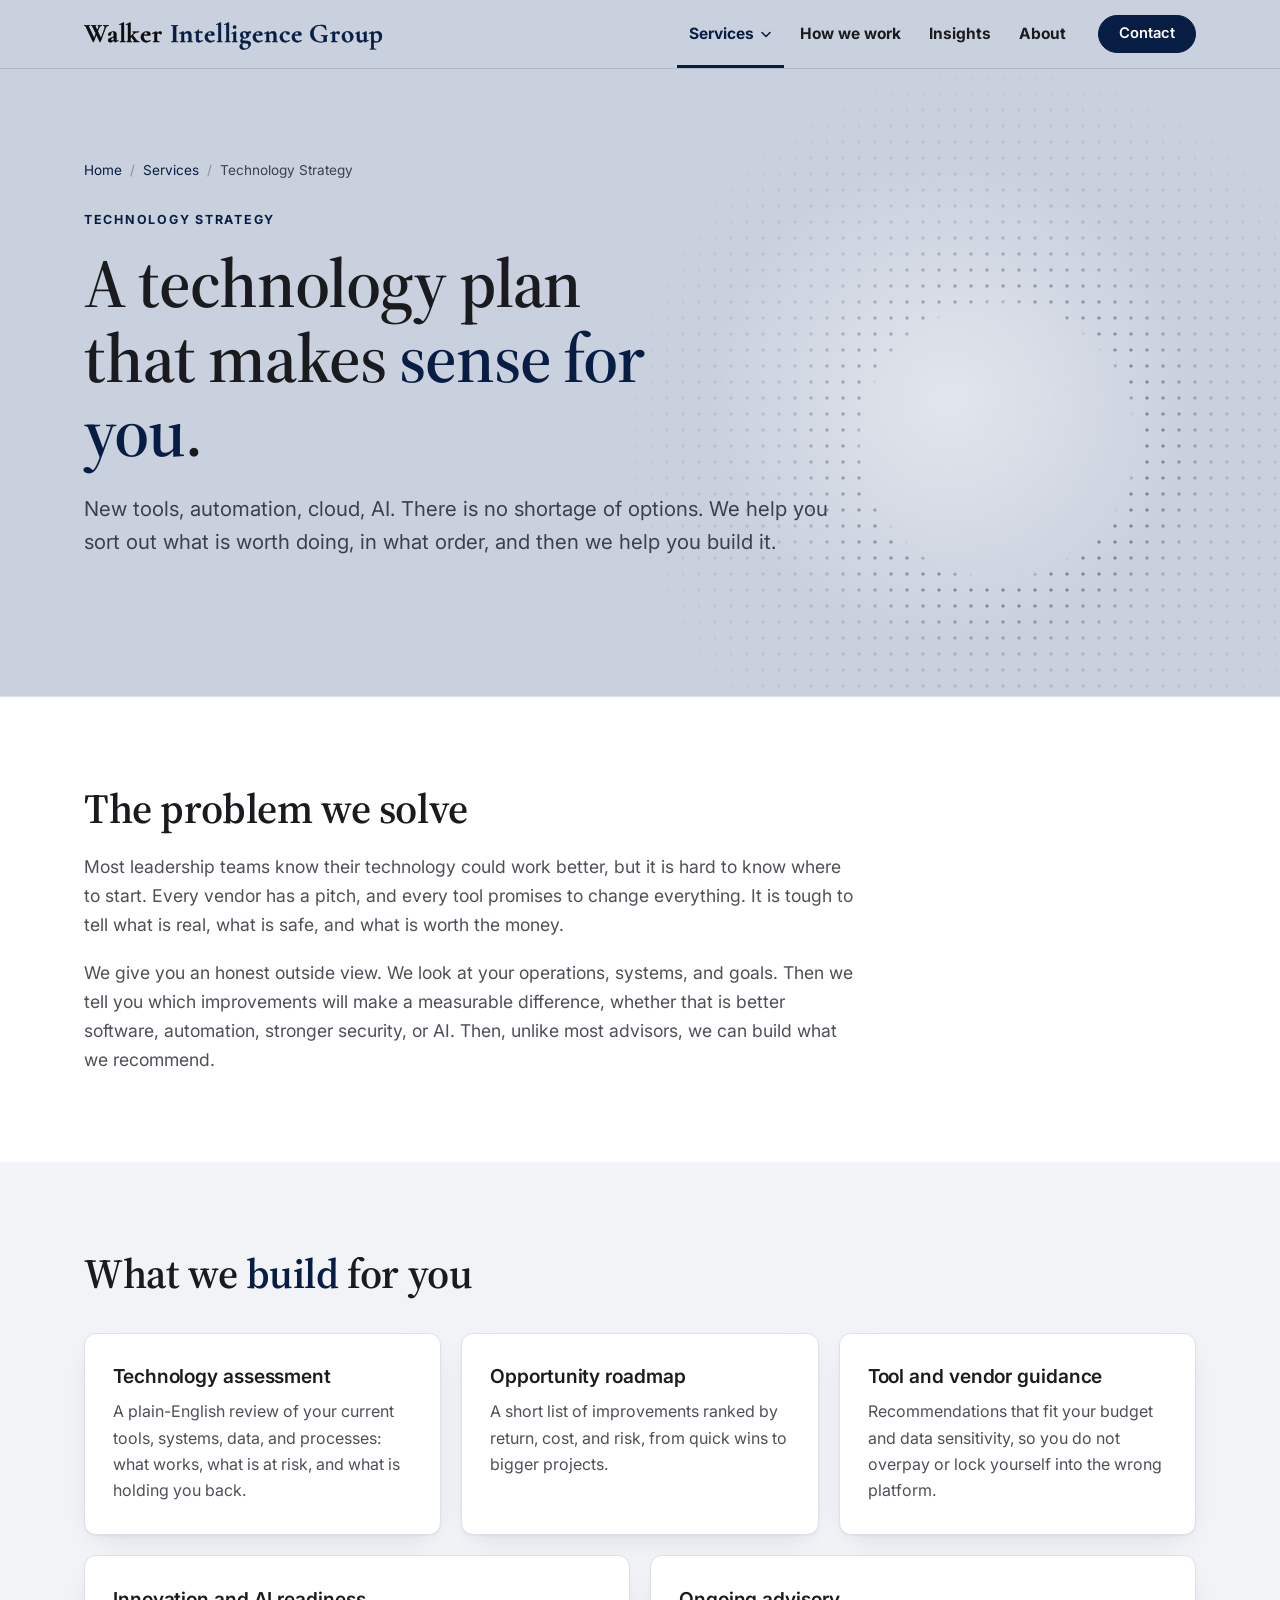
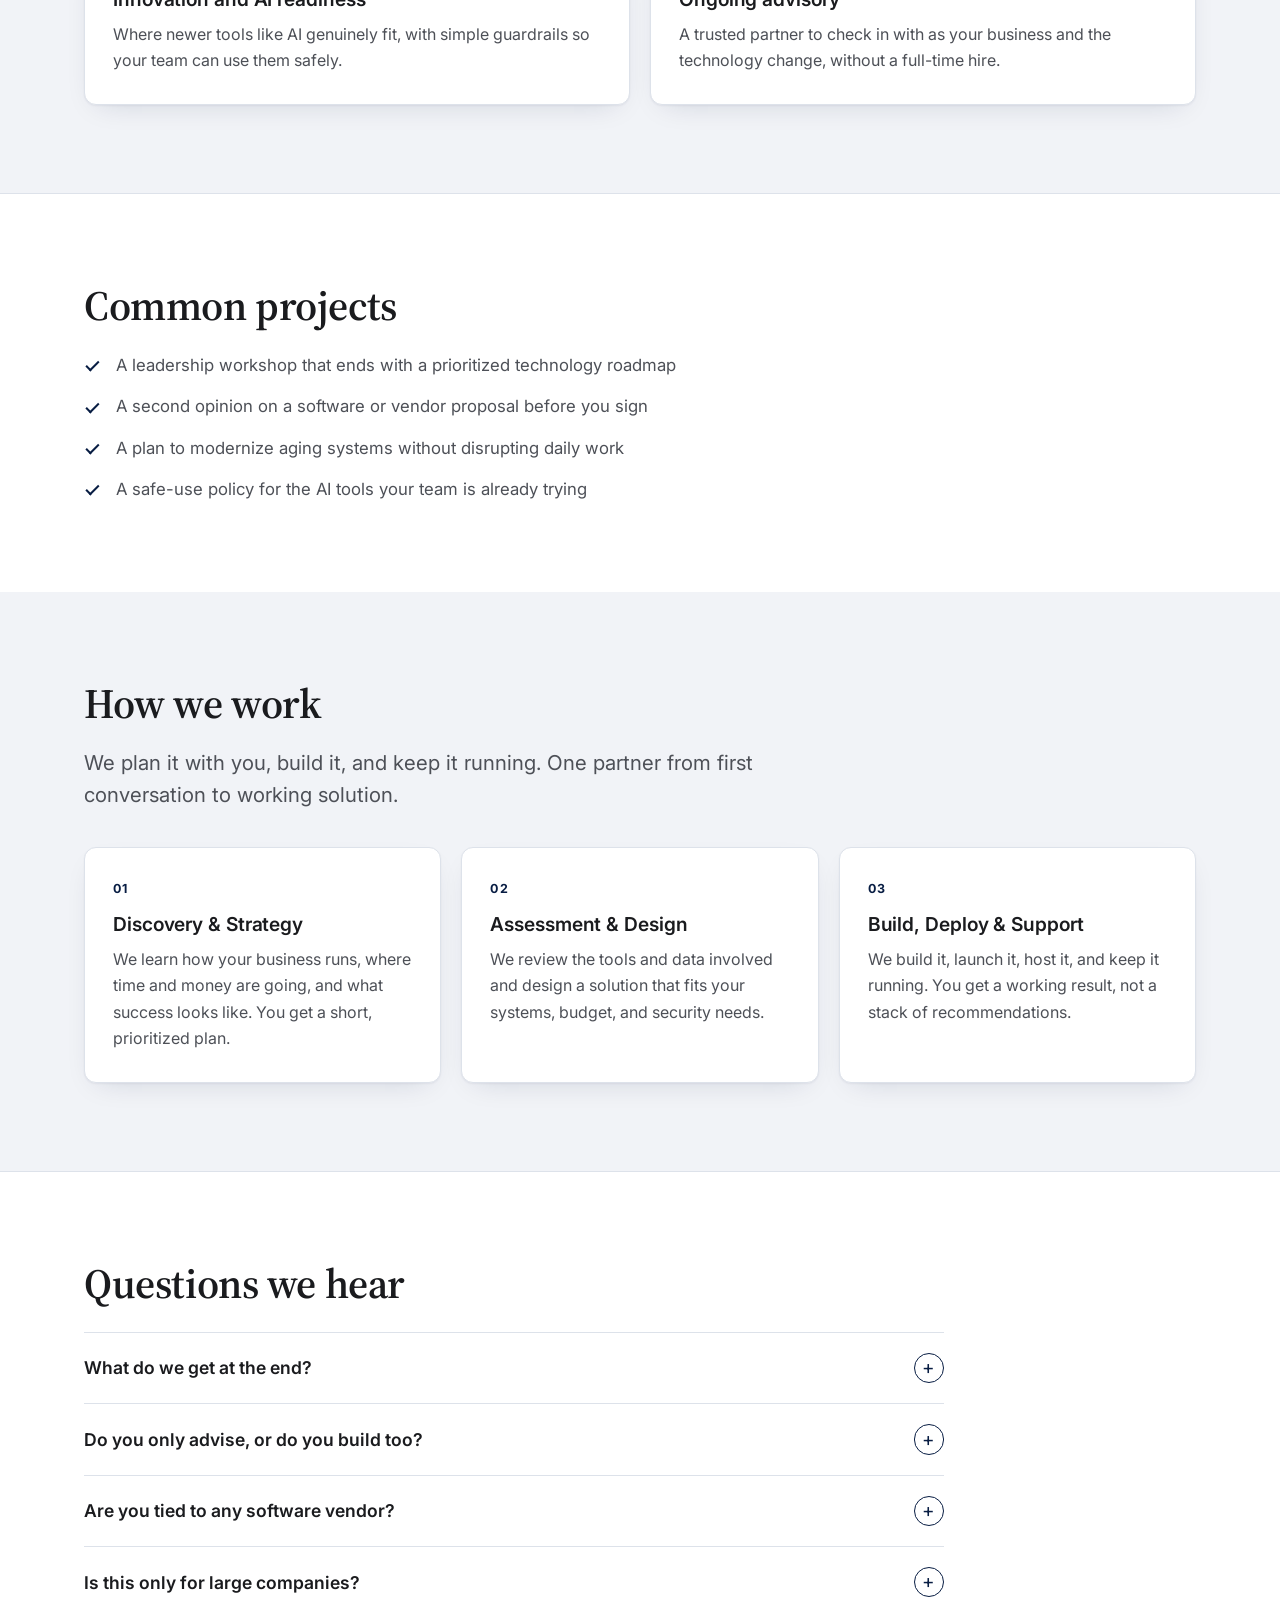
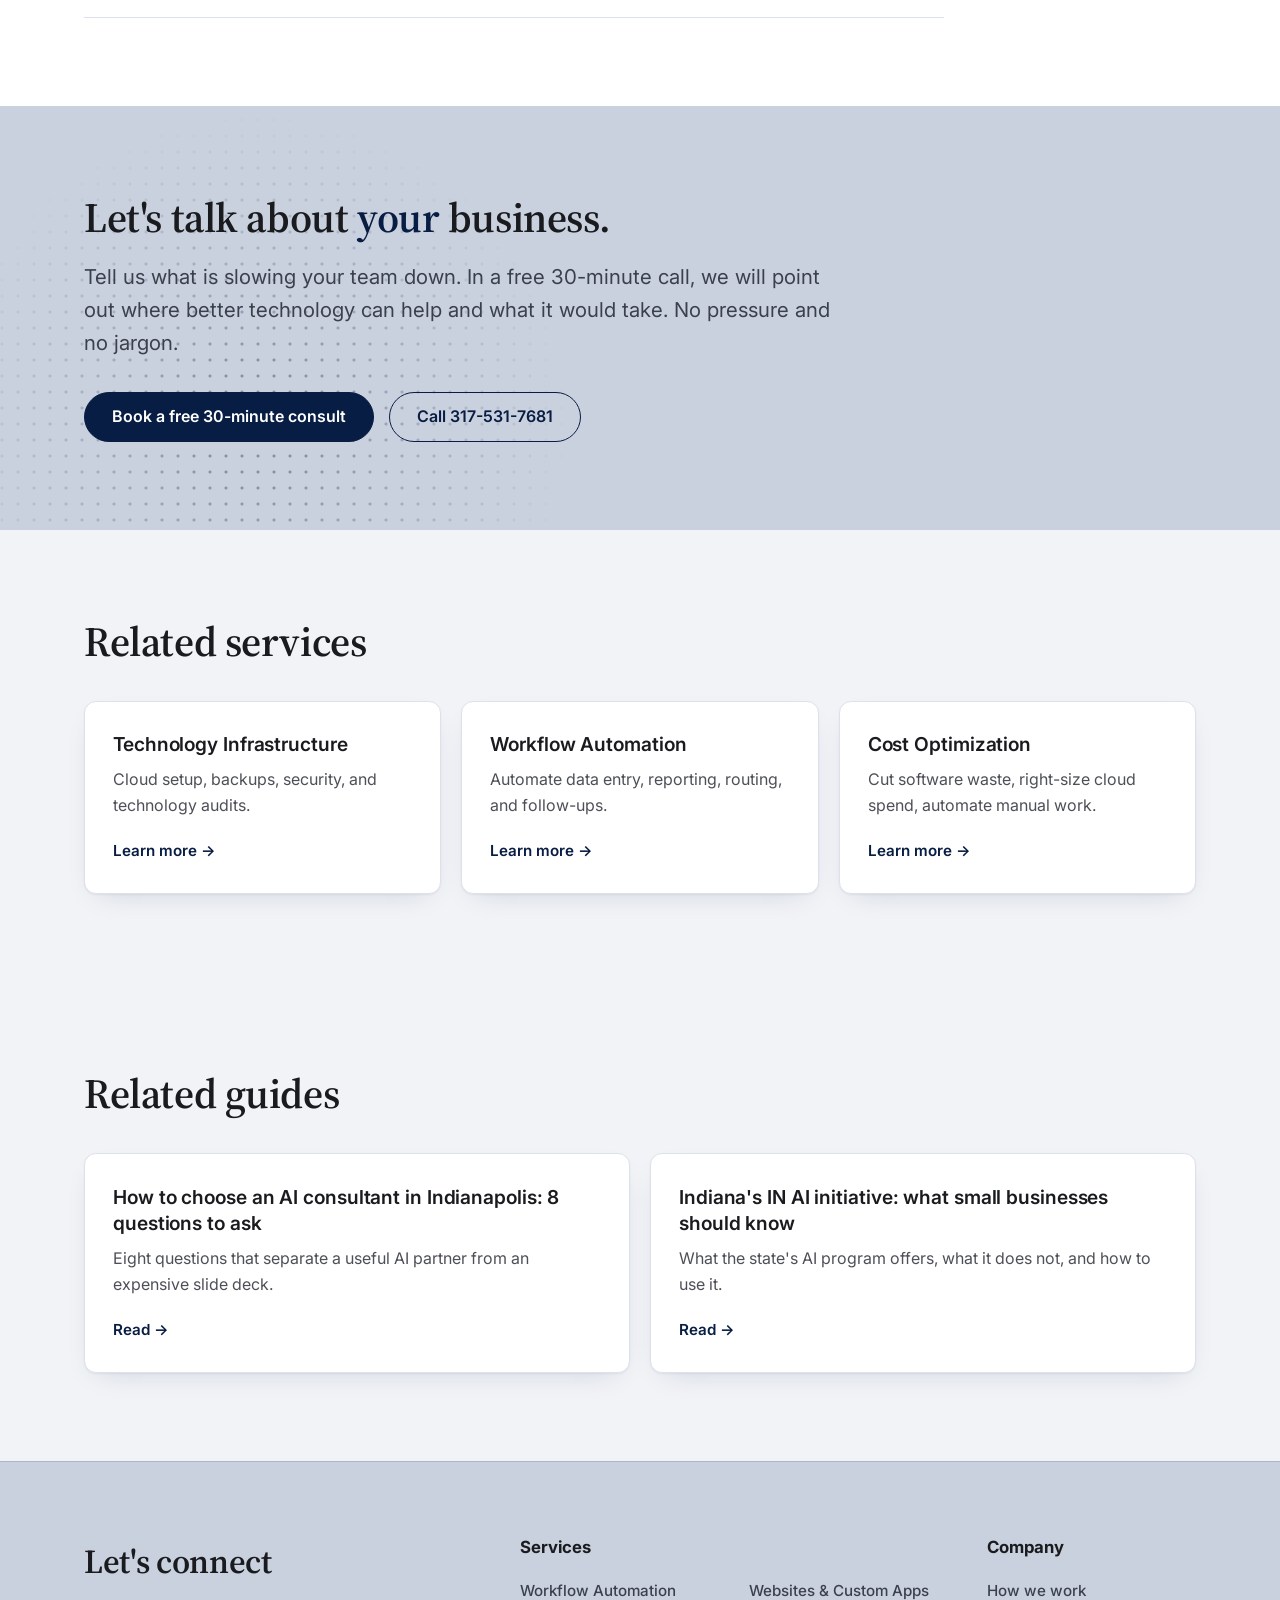
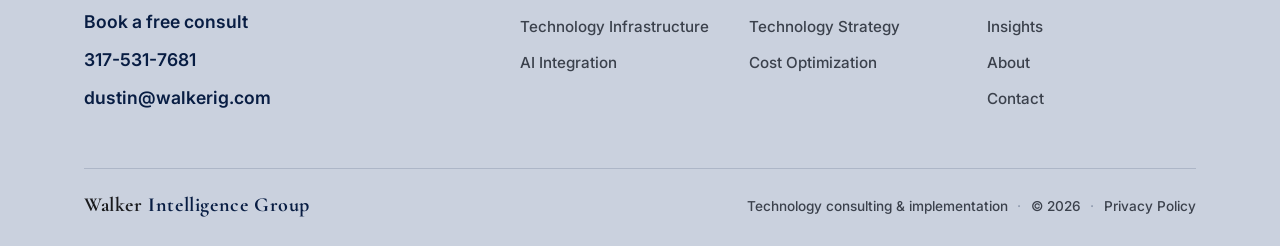
<file: technology-strategy/index.html>
<!DOCTYPE html>
<html lang="en">
<head>
  <meta charset="UTF-8" />
  <meta name="viewport" content="width=device-width, initial-scale=1.0" />
  <!-- Google Analytics 4 + lead tracking -->
  <script async src="https://www.googletagmanager.com/gtag/js?id=G-RJ7RK3Y0N4"></script>
  <script>
    window.dataLayer = window.dataLayer || [];
    function gtag(){dataLayer.push(arguments);}
    gtag('js', new Date());
    gtag('config', 'G-RJ7RK3Y0N4');
    // A form submission returns here with ?sent=1 (read before page scripts strip it)
    if (new URLSearchParams(location.search).get('sent') === '1') {
      gtag('event', 'generate_lead', { form_location: location.pathname });
    }
    document.addEventListener('click', function (e) {
      var a = e.target.closest && e.target.closest('a[href]');
      if (!a) return;
      var href = a.getAttribute('href');
      if (href.indexOf('tel:') === 0) gtag('event', 'phone_click', { link_text: a.textContent.trim() });
      else if (href.indexOf('mailto:') === 0) gtag('event', 'email_click', { link_text: a.textContent.trim() });
      else if (href === '/contact/') gtag('event', 'consult_click', { link_text: a.textContent.trim() });
    });
  </script>
  <title>Technology Strategy &amp; Consulting in Indianapolis | Walker IG</title>
  <meta name="description" content="A plain-English review of your technology, a ranked list of the improvements worth making, and a clear plan your leadership team can act on. Then we build it." />
  <link rel="canonical" href="https://walkerig.com/technology-strategy/" />
  <meta name="theme-color" content="#CAD1DE" />
  <meta property="og:type" content="website" />
  <meta property="og:site_name" content="Walker Intelligence Group" />
  <meta property="og:title" content="Technology Strategy &amp; Consulting in Indianapolis | Walker IG" />
  <meta property="og:description" content="A plain-English review of your technology, a ranked list of the improvements worth making, and a clear plan your leadership team can act on. Then we build it." />
  <meta property="og:url" content="https://walkerig.com/technology-strategy/" />
  <meta property="og:image" content="https://walkerig.com/og-image.jpg" />
  <meta property="og:image:width" content="1200" />
  <meta property="og:image:height" content="630" />
  <meta name="twitter:card" content="summary_large_image" />
  <link rel="icon" type="image/svg+xml" href="/favicon-wig.svg" />
  <link rel="icon" type="image/png" sizes="32x32" href="/favicon-32.png" />
  <link rel="apple-touch-icon" href="/apple-touch-icon.png" />
  <link rel="preconnect" href="https://fonts.googleapis.com" />
  <link rel="preconnect" href="https://fonts.gstatic.com" crossorigin />
  <link href="https://fonts.googleapis.com/css2?family=Cormorant+Garamond:wght@600;700&family=Inter:wght@400;500;600;700&family=Source+Serif+4:opsz,wght@8..60,400;8..60,600&display=swap" rel="stylesheet" />
  <link href="/assets/site.css" rel="stylesheet" />
  <script src="/assets/site.js" defer></script>
  <script type="application/ld+json">
{
  "@context": "https://schema.org",
  "@graph": [
    {
      "@type": "Service",
      "@id": "https://walkerig.com/technology-strategy/#service",
      "name": "Technology Strategy",
      "serviceType": "Technology Strategy",
      "description": "A plain-English review of your technology, a ranked list of the improvements worth making, and a clear plan your leadership team can act on. Then we build it.",
      "url": "https://walkerig.com/technology-strategy/",
      "provider": {
        "@id": "https://walkerig.com/#business"
      },
      "areaServed": [
        {
          "@type": "City",
          "name": "Indianapolis"
        },
        {
          "@type": "State",
          "name": "Indiana"
        }
      ]
    },
    {
      "@type": "FAQPage",
      "@id": "https://walkerig.com/technology-strategy/#faq",
      "mainEntity": [
        {
          "@type": "Question",
          "name": "What do we get at the end?",
          "acceptedAnswer": {
            "@type": "Answer",
            "text": "A written roadmap with prioritized opportunities, expected impact, rough costs, and clear next steps. Not a slide deck full of buzzwords."
          }
        },
        {
          "@type": "Question",
          "name": "Do you only advise, or do you build too?",
          "acceptedAnswer": {
            "@type": "Answer",
            "text": "Both. We are a technology consulting and implementation firm. You can take the plan and run with it, or have us build it."
          }
        },
        {
          "@type": "Question",
          "name": "Are you tied to any software vendor?",
          "acceptedAnswer": {
            "@type": "Answer",
            "text": "No. We recommend what fits your needs and data, not what pays us a commission."
          }
        },
        {
          "@type": "Question",
          "name": "Is this only for large companies?",
          "acceptedAnswer": {
            "@type": "Answer",
            "text": "No. Most of our work is with small and mid-sized organizations that need practical answers, not an enterprise program."
          }
        }
      ]
    },
    {
      "@type": "BreadcrumbList",
      "itemListElement": [
        {
          "@type": "ListItem",
          "position": 1,
          "name": "Home",
          "item": "https://walkerig.com/"
        },
        {
          "@type": "ListItem",
          "position": 2,
          "name": "Services",
          "item": "https://walkerig.com/#services"
        },
        {
          "@type": "ListItem",
          "position": 3,
          "name": "Technology Strategy",
          "item": "https://walkerig.com/technology-strategy/"
        }
      ]
    }
  ]
}
  </script>
</head>
<body>
<header class="site-header">
  <div class="header-inner">
    <a class="brand" href="/" aria-label="Walker Intelligence Group home"><span class="brand-main">Walker <span>Intelligence Group</span></span></a>
    <nav class="primary-nav" aria-label="Main">
      <ul class="nav-list">
        <li class="nav-item">
          <button class="nav-link nav-trigger" type="button" aria-expanded="false" aria-controls="mega-services" aria-current="page">Services <svg viewBox="0 0 12 12" aria-hidden="true"><path d="M2 4.5 6 8.5 10 4.5" fill="none" stroke="currentColor" stroke-width="1.6" stroke-linecap="round" stroke-linejoin="round"/></svg></button>
          <div class="mega" id="mega-services">
            <div class="mega-inner">
              <div>
                <p class="mega-kicker">Services</p>
                <p class="mega-title">We plan it, build it, and keep it running.</p>
                <a class="text-link" href="/#services">All services</a>
              </div>
              <ul class="mega-grid">
              <li><a href="/workflow-automation/"><strong>Workflow Automation</strong><span>Automate data entry, reporting, routing, and follow-ups.</span></a></li>
              <li><a href="/websites-custom-apps/"><strong>Websites &amp; Custom Apps</strong><span>Lead-generating websites, portals, dashboards, and custom tools.</span></a></li>
              <li><a href="/technology-infrastructure/"><strong>Technology Infrastructure</strong><span>Cloud setup, backups, security, and technology audits.</span></a></li>
              <li><a href="/technology-strategy/"><strong>Technology Strategy</strong><span>A clear, practical technology plan for your leadership team.</span></a></li>
              <li><a href="/ai-integration/"><strong>AI Integration</strong><span>Put AI to work on documents, email, and repetitive knowledge work.</span></a></li>
              <li><a href="/cost-optimization/"><strong>Cost Optimization</strong><span>Cut software waste, right-size cloud spend, automate manual work.</span></a></li>
              </ul>
            </div>
          </div>
        </li>
        <li class="nav-item"><a class="nav-link" href="/#approach">How we work</a></li>
        <li class="nav-item"><a class="nav-link" href="/insights/">Insights</a></li>
        <li class="nav-item"><a class="nav-link" href="/about/">About</a></li>
      </ul>
    </nav>
    <div class="header-actions">
    <a class="btn btn-sm" href="/contact/">Contact</a>
      <button class="menu-toggle" type="button" aria-expanded="false" aria-controls="mobile-menu" aria-label="Open menu"><span></span><span></span><span></span></button>
    </div>
  </div>
  <div class="mobile-menu" id="mobile-menu" hidden>
    <span class="mobile-label">Services</span>
    <ul>
      <li><a href="/workflow-automation/">Workflow Automation</a></li>
      <li><a href="/websites-custom-apps/">Websites &amp; Custom Apps</a></li>
      <li><a href="/technology-infrastructure/">Technology Infrastructure</a></li>
      <li><a href="/technology-strategy/">Technology Strategy</a></li>
      <li><a href="/ai-integration/">AI Integration</a></li>
      <li><a href="/cost-optimization/">Cost Optimization</a></li>
    </ul>
    <span class="mobile-label">Company</span>
    <ul>
      <li><a href="/#approach">How we work</a></li>
      <li><a href="/insights/">Insights</a></li>
      <li><a href="/about/">About</a></li>
      <li><a href="/contact/">Contact</a></li>
    </ul>
    <div class="mobile-cta">
      <a class="btn" href="/contact/">Book a free 30-minute consult</a>
    </div>
    <div class="mobile-contact"><a href="tel:+13175317681">317-531-7681</a><a href="mailto:dustin@walkerig.com">dustin@walkerig.com</a></div>
  </div>
</header>

<main>
  <section class="hero">
    <div class="wrap">
      <nav class="crumbs" aria-label="Breadcrumb"><a href="/">Home</a><span class="sep" aria-hidden="true">/</span><a href="/#services">Services</a><span class="sep" aria-hidden="true">/</span><span aria-current="page">Technology Strategy</span></nav>
      <span class="eyebrow">Technology Strategy</span>
      <h1>A technology plan that makes <em>sense for you</em>.</h1>
      <p class="lede">New tools, automation, cloud, AI. There is no shortage of options. We help you sort out what is worth doing, in what order, and then we help you build it.</p>
    </div>
  </section>

  <section>
    <div class="wrap prose">
      <h2>The problem we solve</h2>
        <p>Most leadership teams know their technology could work better, but it is hard to know where to start. Every vendor has a pitch, and every tool promises to change everything. It is tough to tell what is real, what is safe, and what is worth the money.</p>
        <p>We give you an honest outside view. We look at your operations, systems, and goals. Then we tell you which improvements will make a measurable difference, whether that is better software, automation, stronger security, or AI. Then, unlike most advisors, we can build what we recommend.</p>
    </div>
  </section>

  <section>
    <div class="wrap">
      <h2>What we <em>build</em> for you</h2>
      <div class="grid">
        <div class="card"><h3>Technology assessment</h3><p>A plain-English review of your current tools, systems, data, and processes: what works, what is at risk, and what is holding you back.</p></div>
        <div class="card"><h3>Opportunity roadmap</h3><p>A short list of improvements ranked by return, cost, and risk, from quick wins to bigger projects.</p></div>
        <div class="card"><h3>Tool and vendor guidance</h3><p>Recommendations that fit your budget and data sensitivity, so you do not overpay or lock yourself into the wrong platform.</p></div>
        <div class="card"><h3>Innovation and AI readiness</h3><p>Where newer tools like AI genuinely fit, with simple guardrails so your team can use them safely.</p></div>
        <div class="card"><h3>Ongoing advisory</h3><p>A trusted partner to check in with as your business and the technology change, without a full-time hire.</p></div>
      </div>
    </div>
  </section>

  <section>
    <div class="wrap">
      <h2>Common projects</h2>
      <ul class="checks">
        <li>A leadership workshop that ends with a prioritized technology roadmap</li>
        <li>A second opinion on a software or vendor proposal before you sign</li>
        <li>A plan to modernize aging systems without disrupting daily work</li>
        <li>A safe-use policy for the AI tools your team is already trying</li>
      </ul>
    </div>
  </section>

  <section>
    <div class="wrap">
      <h2>How we work</h2>
      <p class="lede">We plan it with you, build it, and keep it running. One partner from first conversation to working solution.</p>
      <div class="grid">
        <div class="card"><span class="num">01</span><h3>Discovery &amp; Strategy</h3><p>We learn how your business runs, where time and money are going, and what success looks like. You get a short, prioritized plan.</p></div>
        <div class="card"><span class="num">02</span><h3>Assessment &amp; Design</h3><p>We review the tools and data involved and design a solution that fits your systems, budget, and security needs.</p></div>
        <div class="card"><span class="num">03</span><h3>Build, Deploy &amp; Support</h3><p>We build it, launch it, host it, and keep it running. You get a working result, not a stack of recommendations.</p></div>
      </div>
    </div>
  </section>

  <section>
    <div class="wrap">
      <h2>Questions we hear</h2>
      <div class="faq">
        <details><summary>What do we get at the end?</summary><p>A written roadmap with prioritized opportunities, expected impact, rough costs, and clear next steps. Not a slide deck full of buzzwords.</p></details>
        <details><summary>Do you only advise, or do you build too?</summary><p>Both. We are a technology consulting and implementation firm. You can take the plan and run with it, or have us build it.</p></details>
        <details><summary>Are you tied to any software vendor?</summary><p>No. We recommend what fits your needs and data, not what pays us a commission.</p></details>
        <details><summary>Is this only for large companies?</summary><p>No. Most of our work is with small and mid-sized organizations that need practical answers, not an enterprise program.</p></details>
      </div>
    </div>
  </section>

  <section class="cta-band">
    <div class="wrap">
      <h2>Let's talk about <em>your</em> business.</h2>
      <p class="lede">Tell us what is slowing your team down. In a free 30-minute call, we will point out where better technology can help and what it would take. No pressure and no jargon.</p>
      <div class="cta-row">
        <a class="btn" href="/contact/">Book a free 30-minute consult</a>
        <a class="btn btn-ghost" href="tel:+13175317681">Call 317-531-7681</a>
      </div>
    </div>
  </section>

  <section>
    <div class="wrap">
      <h2>Related services</h2>
      <div class="grid">
        <a class="card" href="/technology-infrastructure/"><h3>Technology Infrastructure</h3><p>Cloud setup, backups, security, and technology audits.</p><span class="more">Learn more</span></a>
        <a class="card" href="/workflow-automation/"><h3>Workflow Automation</h3><p>Automate data entry, reporting, routing, and follow-ups.</p><span class="more">Learn more</span></a>
        <a class="card" href="/cost-optimization/"><h3>Cost Optimization</h3><p>Cut software waste, right-size cloud spend, automate manual work.</p><span class="more">Learn more</span></a>
      </div>
    </div>
  </section>
  <section>
    <div class="wrap">
      <h2>Related guides</h2>
      <div class="grid">
        <a class="card" href="/insights/how-to-choose-an-ai-consultant-indianapolis/"><h3>How to choose an AI consultant in Indianapolis: 8 questions to ask</h3><p>Eight questions that separate a useful AI partner from an expensive slide deck.</p><span class="more">Read</span></a>
        <a class="card" href="/insights/indiana-in-ai-initiative-small-business/"><h3>Indiana's IN AI initiative: what small businesses should know</h3><p>What the state&#x27;s AI program offers, what it does not, and how to use it.</p><span class="more">Read</span></a>
      </div>
    </div>
  </section>
</main>
<footer class="site-footer">
  <div class="wrap">
    <div class="footer-grid">
      <div class="footer-connect">
        <h4>Let's connect</h4>
        <ul>
          <li><a href="/contact/">Book a free consult</a></li>
          <li><a href="tel:+13175317681">317-531-7681</a></li>
          <li><a href="mailto:dustin@walkerig.com">dustin@walkerig.com</a></li>
        </ul>
      </div>
      <nav aria-label="Services">
        <h4>Services</h4>
        <ul class="footer-two-col">
          <li><a href="/workflow-automation/">Workflow Automation</a></li>
          <li><a href="/websites-custom-apps/">Websites &amp; Custom Apps</a></li>
          <li><a href="/technology-infrastructure/">Technology Infrastructure</a></li>
          <li><a href="/technology-strategy/">Technology Strategy</a></li>
          <li><a href="/ai-integration/">AI Integration</a></li>
          <li><a href="/cost-optimization/">Cost Optimization</a></li>
        </ul>
      </nav>
      <nav aria-label="Company">
        <h4>Company</h4>
        <ul>
          <li><a href="/#approach">How we work</a></li>
          <li><a href="/insights/">Insights</a></li>
          <li><a href="/about/">About</a></li>
          <li><a href="/contact/">Contact</a></li>
        </ul>
      </nav>
    </div>
    <div class="footer-base">
      <a class="footer-name" href="/">Walker <span>Intelligence Group</span></a>
      <span>Technology consulting &amp; implementation<span class="sep" aria-hidden="true">&middot;</span>&copy; 2026<span class="sep" aria-hidden="true">&middot;</span><a href="/privacy/">Privacy Policy</a></span>
    </div>
  </div>
</footer>
</body>
</html>
</file>
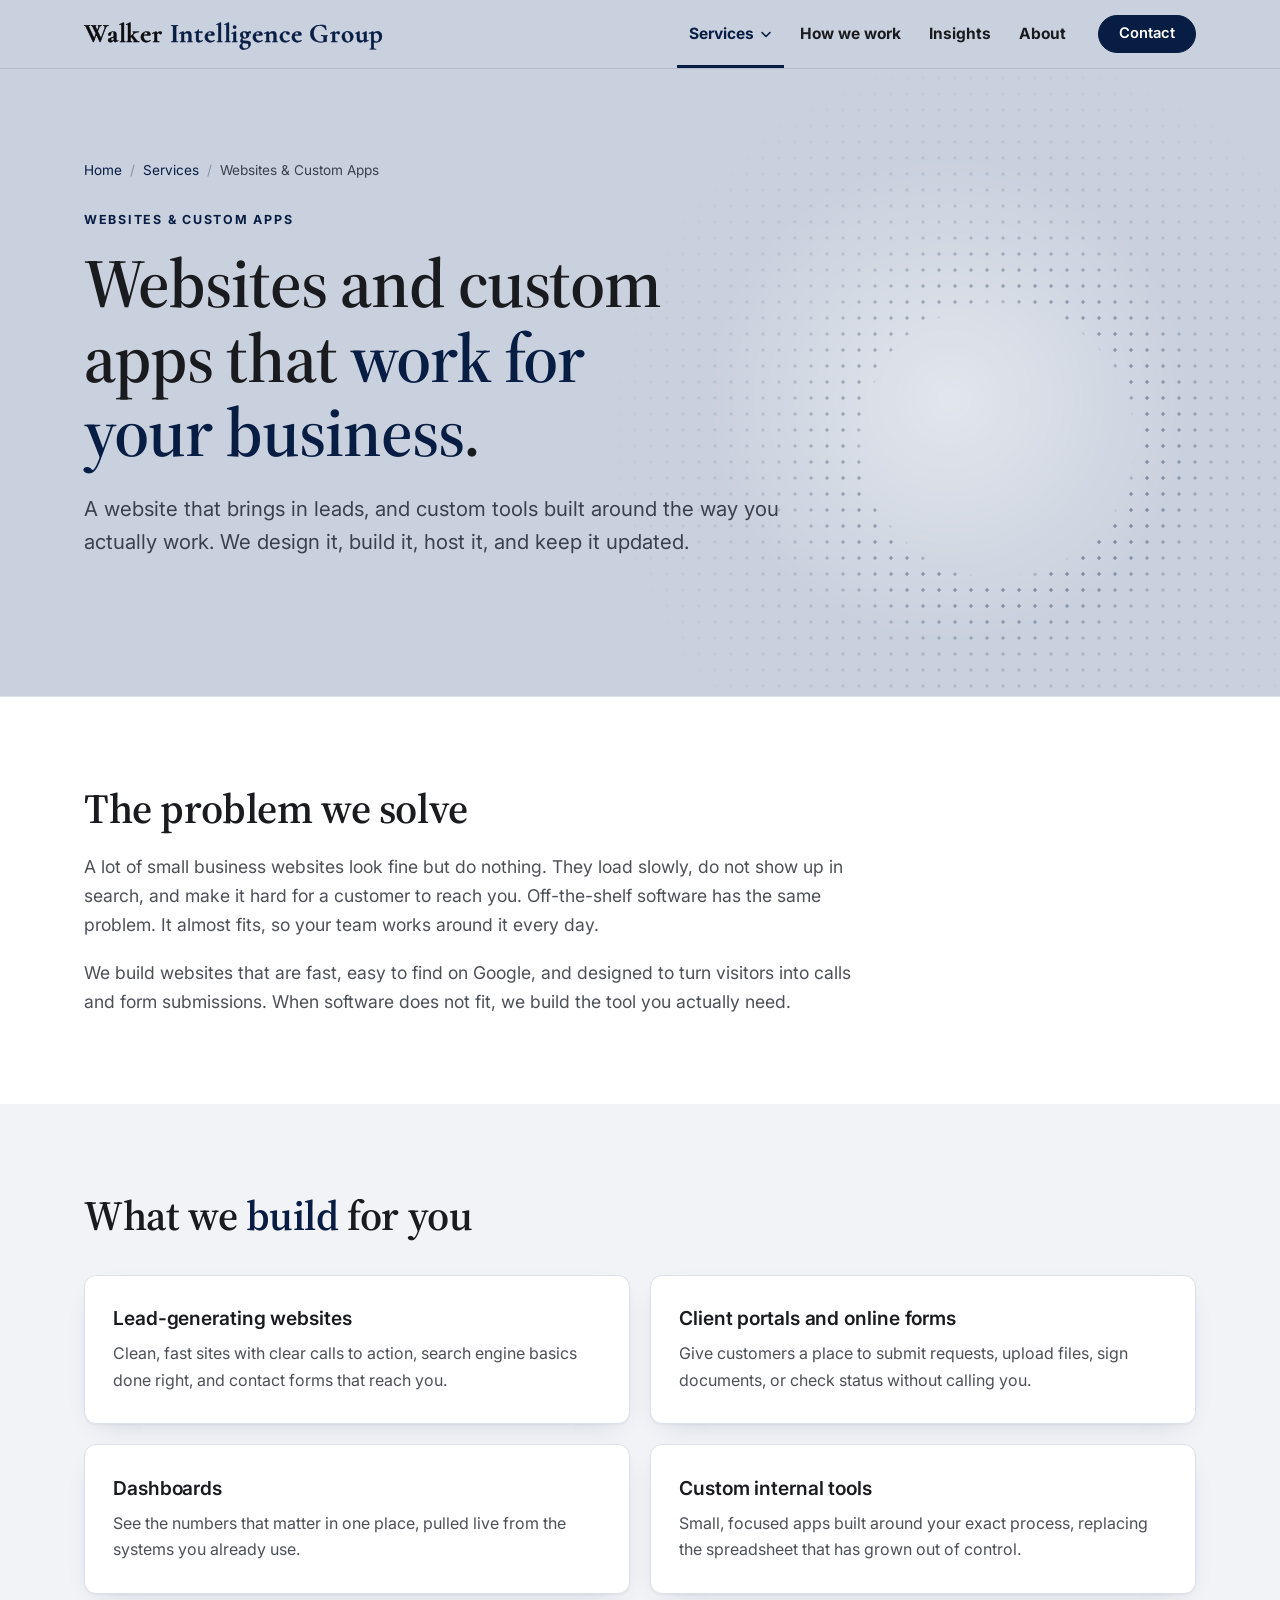
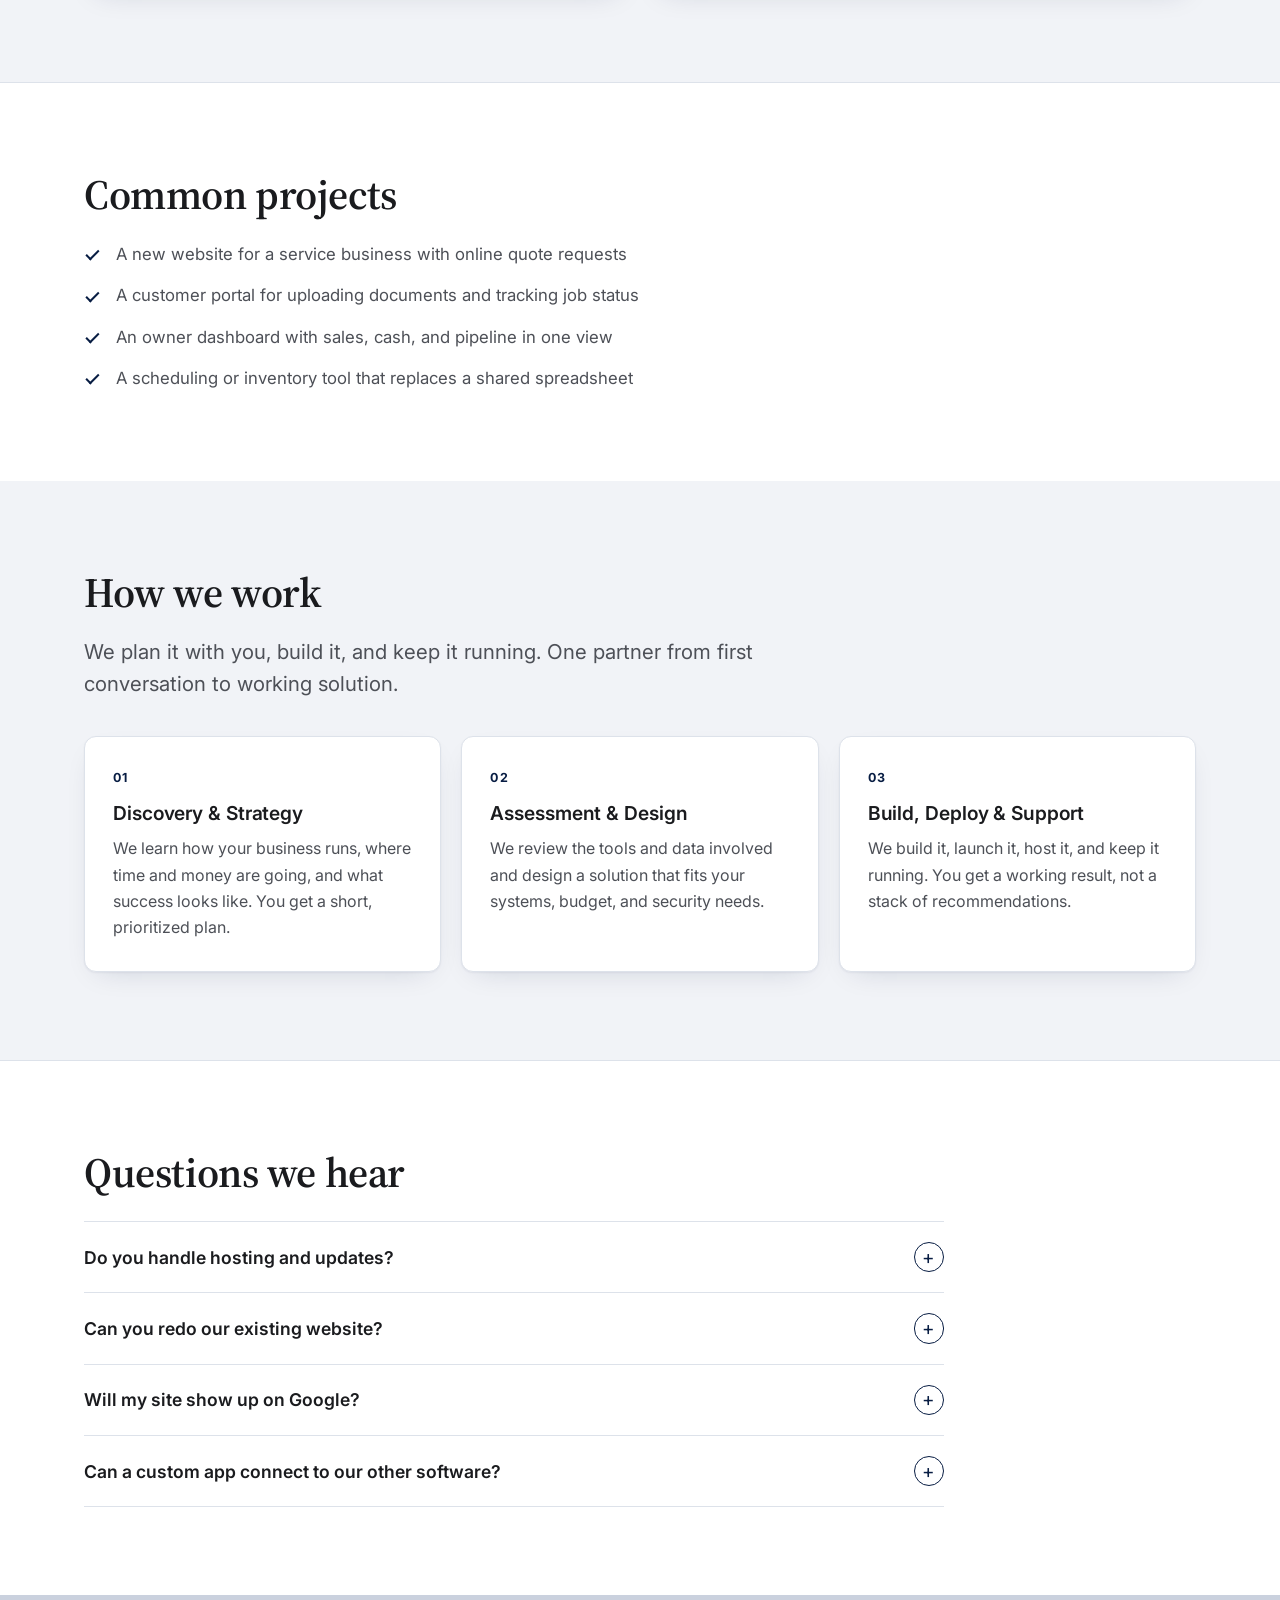
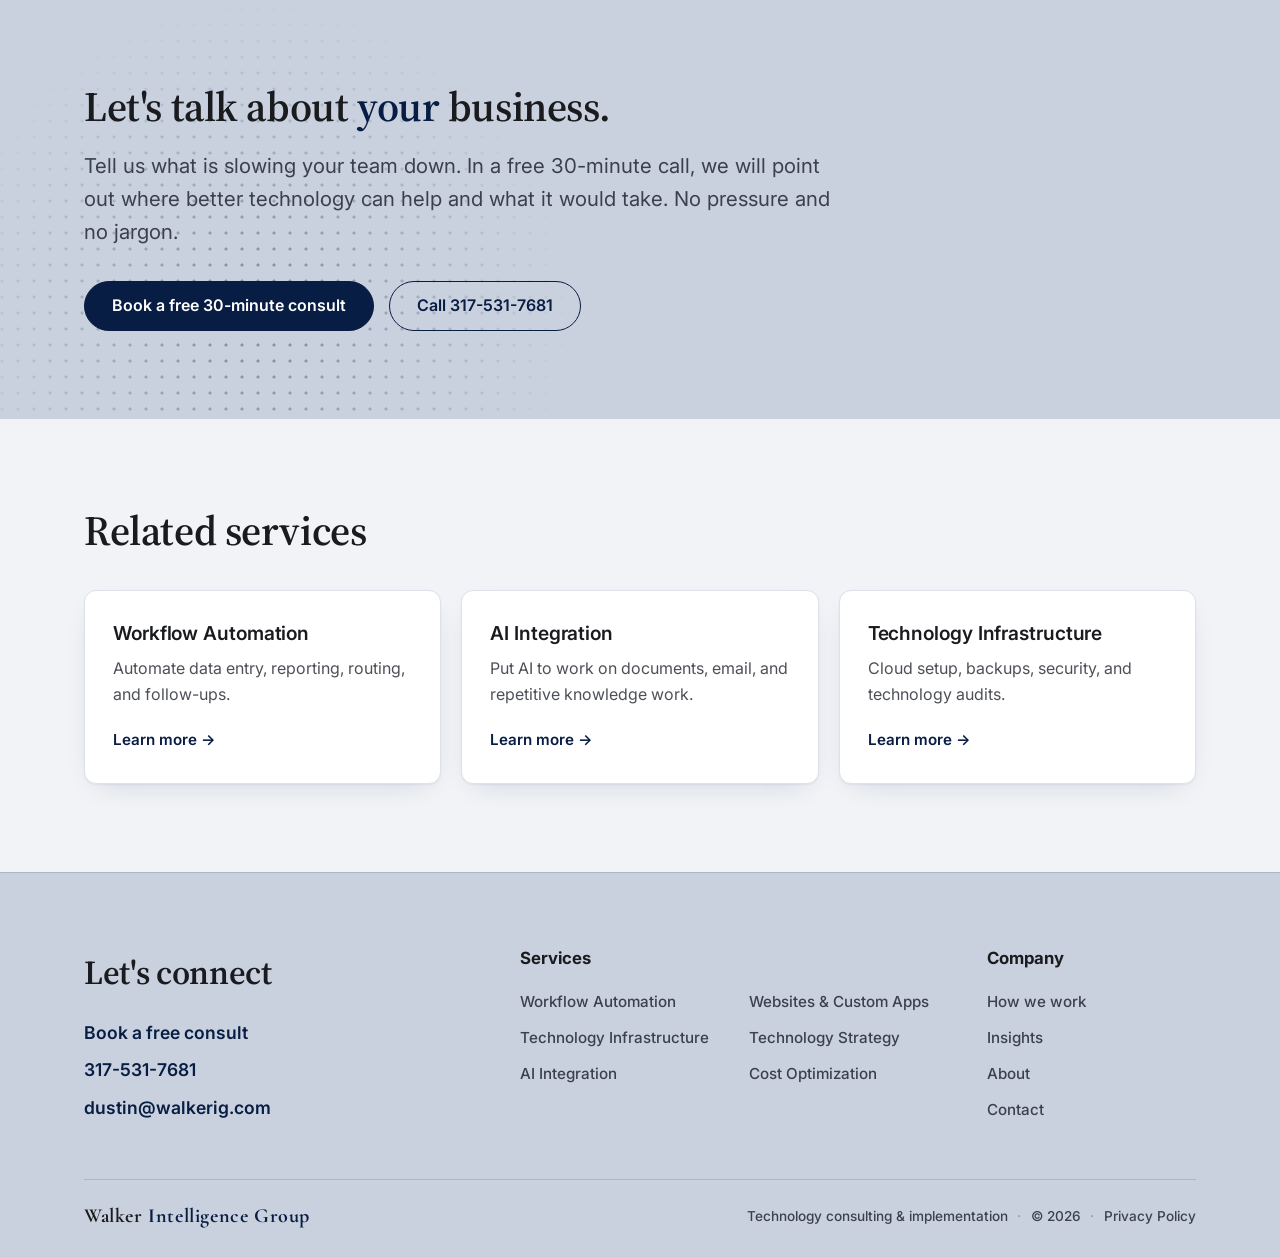
<file: websites-custom-apps/index.html>
<!DOCTYPE html>
<html lang="en">
<head>
  <meta charset="UTF-8" />
  <meta name="viewport" content="width=device-width, initial-scale=1.0" />
  <!-- Google Analytics 4 + lead tracking -->
  <script async src="https://www.googletagmanager.com/gtag/js?id=G-RJ7RK3Y0N4"></script>
  <script>
    window.dataLayer = window.dataLayer || [];
    function gtag(){dataLayer.push(arguments);}
    gtag('js', new Date());
    gtag('config', 'G-RJ7RK3Y0N4');
    // A form submission returns here with ?sent=1 (read before page scripts strip it)
    if (new URLSearchParams(location.search).get('sent') === '1') {
      gtag('event', 'generate_lead', { form_location: location.pathname });
    }
    document.addEventListener('click', function (e) {
      var a = e.target.closest && e.target.closest('a[href]');
      if (!a) return;
      var href = a.getAttribute('href');
      if (href.indexOf('tel:') === 0) gtag('event', 'phone_click', { link_text: a.textContent.trim() });
      else if (href.indexOf('mailto:') === 0) gtag('event', 'email_click', { link_text: a.textContent.trim() });
      else if (href === '/contact/') gtag('event', 'consult_click', { link_text: a.textContent.trim() });
    });
  </script>
  <title>Websites &amp; Custom Apps in Indianapolis | Walker IG</title>
  <meta name="description" content="Fast websites that generate leads, plus client portals, online forms, dashboards, and custom tools built around your process. Designed, built, and hosted for you." />
  <link rel="canonical" href="https://walkerig.com/websites-custom-apps/" />
  <meta name="theme-color" content="#CAD1DE" />
  <meta property="og:type" content="website" />
  <meta property="og:site_name" content="Walker Intelligence Group" />
  <meta property="og:title" content="Websites &amp; Custom Apps in Indianapolis | Walker IG" />
  <meta property="og:description" content="Fast websites that generate leads, plus client portals, online forms, dashboards, and custom tools built around your process. Designed, built, and hosted for you." />
  <meta property="og:url" content="https://walkerig.com/websites-custom-apps/" />
  <meta property="og:image" content="https://walkerig.com/og-image.jpg" />
  <meta property="og:image:width" content="1200" />
  <meta property="og:image:height" content="630" />
  <meta name="twitter:card" content="summary_large_image" />
  <link rel="icon" type="image/svg+xml" href="/favicon-wig.svg" />
  <link rel="icon" type="image/png" sizes="32x32" href="/favicon-32.png" />
  <link rel="apple-touch-icon" href="/apple-touch-icon.png" />
  <link rel="preconnect" href="https://fonts.googleapis.com" />
  <link rel="preconnect" href="https://fonts.gstatic.com" crossorigin />
  <link href="https://fonts.googleapis.com/css2?family=Cormorant+Garamond:wght@600;700&family=Inter:wght@400;500;600;700&family=Source+Serif+4:opsz,wght@8..60,400;8..60,600&display=swap" rel="stylesheet" />
  <link href="/assets/site.css" rel="stylesheet" />
  <script src="/assets/site.js" defer></script>
  <script type="application/ld+json">
{
  "@context": "https://schema.org",
  "@graph": [
    {
      "@type": "Service",
      "@id": "https://walkerig.com/websites-custom-apps/#service",
      "name": "Websites & Custom Apps",
      "serviceType": "Websites & Custom Apps",
      "description": "Fast websites that generate leads, plus client portals, online forms, dashboards, and custom tools built around your process. Designed, built, and hosted for you.",
      "url": "https://walkerig.com/websites-custom-apps/",
      "provider": {
        "@id": "https://walkerig.com/#business"
      },
      "areaServed": [
        {
          "@type": "City",
          "name": "Indianapolis"
        },
        {
          "@type": "State",
          "name": "Indiana"
        }
      ]
    },
    {
      "@type": "FAQPage",
      "@id": "https://walkerig.com/websites-custom-apps/#faq",
      "mainEntity": [
        {
          "@type": "Question",
          "name": "Do you handle hosting and updates?",
          "acceptedAnswer": {
            "@type": "Answer",
            "text": "Yes. We host what we build and handle updates, security, and backups, so you do not have to manage another vendor."
          }
        },
        {
          "@type": "Question",
          "name": "Can you redo our existing website?",
          "acceptedAnswer": {
            "@type": "Answer",
            "text": "Yes. We can rebuild it, improve it, or move it to faster and cheaper hosting while keeping what already works."
          }
        },
        {
          "@type": "Question",
          "name": "Will my site show up on Google?",
          "acceptedAnswer": {
            "@type": "Answer",
            "text": "We build every site with search basics in place: fast load times, clean structure, local business details, and pages for the services you offer. Ranking also takes time and content, and we can help with that too."
          }
        },
        {
          "@type": "Question",
          "name": "Can a custom app connect to our other software?",
          "acceptedAnswer": {
            "@type": "Answer",
            "text": "Usually, yes. We design custom tools to connect to the systems you already rely on."
          }
        }
      ]
    },
    {
      "@type": "BreadcrumbList",
      "itemListElement": [
        {
          "@type": "ListItem",
          "position": 1,
          "name": "Home",
          "item": "https://walkerig.com/"
        },
        {
          "@type": "ListItem",
          "position": 2,
          "name": "Services",
          "item": "https://walkerig.com/#services"
        },
        {
          "@type": "ListItem",
          "position": 3,
          "name": "Websites & Custom Apps",
          "item": "https://walkerig.com/websites-custom-apps/"
        }
      ]
    }
  ]
}
  </script>
</head>
<body>
<header class="site-header">
  <div class="header-inner">
    <a class="brand" href="/" aria-label="Walker Intelligence Group home"><span class="brand-main">Walker <span>Intelligence Group</span></span></a>
    <nav class="primary-nav" aria-label="Main">
      <ul class="nav-list">
        <li class="nav-item">
          <button class="nav-link nav-trigger" type="button" aria-expanded="false" aria-controls="mega-services" aria-current="page">Services <svg viewBox="0 0 12 12" aria-hidden="true"><path d="M2 4.5 6 8.5 10 4.5" fill="none" stroke="currentColor" stroke-width="1.6" stroke-linecap="round" stroke-linejoin="round"/></svg></button>
          <div class="mega" id="mega-services">
            <div class="mega-inner">
              <div>
                <p class="mega-kicker">Services</p>
                <p class="mega-title">We plan it, build it, and keep it running.</p>
                <a class="text-link" href="/#services">All services</a>
              </div>
              <ul class="mega-grid">
              <li><a href="/workflow-automation/"><strong>Workflow Automation</strong><span>Automate data entry, reporting, routing, and follow-ups.</span></a></li>
              <li><a href="/websites-custom-apps/"><strong>Websites &amp; Custom Apps</strong><span>Lead-generating websites, portals, dashboards, and custom tools.</span></a></li>
              <li><a href="/technology-infrastructure/"><strong>Technology Infrastructure</strong><span>Cloud setup, backups, security, and technology audits.</span></a></li>
              <li><a href="/technology-strategy/"><strong>Technology Strategy</strong><span>A clear, practical technology plan for your leadership team.</span></a></li>
              <li><a href="/ai-integration/"><strong>AI Integration</strong><span>Put AI to work on documents, email, and repetitive knowledge work.</span></a></li>
              <li><a href="/cost-optimization/"><strong>Cost Optimization</strong><span>Cut software waste, right-size cloud spend, automate manual work.</span></a></li>
              </ul>
            </div>
          </div>
        </li>
        <li class="nav-item"><a class="nav-link" href="/#approach">How we work</a></li>
        <li class="nav-item"><a class="nav-link" href="/insights/">Insights</a></li>
        <li class="nav-item"><a class="nav-link" href="/about/">About</a></li>
      </ul>
    </nav>
    <div class="header-actions">
    <a class="btn btn-sm" href="/contact/">Contact</a>
      <button class="menu-toggle" type="button" aria-expanded="false" aria-controls="mobile-menu" aria-label="Open menu"><span></span><span></span><span></span></button>
    </div>
  </div>
  <div class="mobile-menu" id="mobile-menu" hidden>
    <span class="mobile-label">Services</span>
    <ul>
      <li><a href="/workflow-automation/">Workflow Automation</a></li>
      <li><a href="/websites-custom-apps/">Websites &amp; Custom Apps</a></li>
      <li><a href="/technology-infrastructure/">Technology Infrastructure</a></li>
      <li><a href="/technology-strategy/">Technology Strategy</a></li>
      <li><a href="/ai-integration/">AI Integration</a></li>
      <li><a href="/cost-optimization/">Cost Optimization</a></li>
    </ul>
    <span class="mobile-label">Company</span>
    <ul>
      <li><a href="/#approach">How we work</a></li>
      <li><a href="/insights/">Insights</a></li>
      <li><a href="/about/">About</a></li>
      <li><a href="/contact/">Contact</a></li>
    </ul>
    <div class="mobile-cta">
      <a class="btn" href="/contact/">Book a free 30-minute consult</a>
    </div>
    <div class="mobile-contact"><a href="tel:+13175317681">317-531-7681</a><a href="mailto:dustin@walkerig.com">dustin@walkerig.com</a></div>
  </div>
</header>

<main>
  <section class="hero">
    <div class="wrap">
      <nav class="crumbs" aria-label="Breadcrumb"><a href="/">Home</a><span class="sep" aria-hidden="true">/</span><a href="/#services">Services</a><span class="sep" aria-hidden="true">/</span><span aria-current="page">Websites &amp; Custom Apps</span></nav>
      <span class="eyebrow">Websites &amp; Custom Apps</span>
      <h1>Websites and custom apps that <em>work for your business</em>.</h1>
      <p class="lede">A website that brings in leads, and custom tools built around the way you actually work. We design it, build it, host it, and keep it updated.</p>
    </div>
  </section>

  <section>
    <div class="wrap prose">
      <h2>The problem we solve</h2>
        <p>A lot of small business websites look fine but do nothing. They load slowly, do not show up in search, and make it hard for a customer to reach you. Off-the-shelf software has the same problem. It almost fits, so your team works around it every day.</p>
        <p>We build websites that are fast, easy to find on Google, and designed to turn visitors into calls and form submissions. When software does not fit, we build the tool you actually need.</p>
    </div>
  </section>

  <section>
    <div class="wrap">
      <h2>What we <em>build</em> for you</h2>
      <div class="grid">
        <div class="card"><h3>Lead-generating websites</h3><p>Clean, fast sites with clear calls to action, search engine basics done right, and contact forms that reach you.</p></div>
        <div class="card"><h3>Client portals and online forms</h3><p>Give customers a place to submit requests, upload files, sign documents, or check status without calling you.</p></div>
        <div class="card"><h3>Dashboards</h3><p>See the numbers that matter in one place, pulled live from the systems you already use.</p></div>
        <div class="card"><h3>Custom internal tools</h3><p>Small, focused apps built around your exact process, replacing the spreadsheet that has grown out of control.</p></div>
      </div>
    </div>
  </section>

  <section>
    <div class="wrap">
      <h2>Common projects</h2>
      <ul class="checks">
        <li>A new website for a service business with online quote requests</li>
        <li>A customer portal for uploading documents and tracking job status</li>
        <li>An owner dashboard with sales, cash, and pipeline in one view</li>
        <li>A scheduling or inventory tool that replaces a shared spreadsheet</li>
      </ul>
    </div>
  </section>

  <section>
    <div class="wrap">
      <h2>How we work</h2>
      <p class="lede">We plan it with you, build it, and keep it running. One partner from first conversation to working solution.</p>
      <div class="grid">
        <div class="card"><span class="num">01</span><h3>Discovery &amp; Strategy</h3><p>We learn how your business runs, where time and money are going, and what success looks like. You get a short, prioritized plan.</p></div>
        <div class="card"><span class="num">02</span><h3>Assessment &amp; Design</h3><p>We review the tools and data involved and design a solution that fits your systems, budget, and security needs.</p></div>
        <div class="card"><span class="num">03</span><h3>Build, Deploy &amp; Support</h3><p>We build it, launch it, host it, and keep it running. You get a working result, not a stack of recommendations.</p></div>
      </div>
    </div>
  </section>

  <section>
    <div class="wrap">
      <h2>Questions we hear</h2>
      <div class="faq">
        <details><summary>Do you handle hosting and updates?</summary><p>Yes. We host what we build and handle updates, security, and backups, so you do not have to manage another vendor.</p></details>
        <details><summary>Can you redo our existing website?</summary><p>Yes. We can rebuild it, improve it, or move it to faster and cheaper hosting while keeping what already works.</p></details>
        <details><summary>Will my site show up on Google?</summary><p>We build every site with search basics in place: fast load times, clean structure, local business details, and pages for the services you offer. Ranking also takes time and content, and we can help with that too.</p></details>
        <details><summary>Can a custom app connect to our other software?</summary><p>Usually, yes. We design custom tools to connect to the systems you already rely on.</p></details>
      </div>
    </div>
  </section>

  <section class="cta-band">
    <div class="wrap">
      <h2>Let's talk about <em>your</em> business.</h2>
      <p class="lede">Tell us what is slowing your team down. In a free 30-minute call, we will point out where better technology can help and what it would take. No pressure and no jargon.</p>
      <div class="cta-row">
        <a class="btn" href="/contact/">Book a free 30-minute consult</a>
        <a class="btn btn-ghost" href="tel:+13175317681">Call 317-531-7681</a>
      </div>
    </div>
  </section>

  <section>
    <div class="wrap">
      <h2>Related services</h2>
      <div class="grid">
        <a class="card" href="/workflow-automation/"><h3>Workflow Automation</h3><p>Automate data entry, reporting, routing, and follow-ups.</p><span class="more">Learn more</span></a>
        <a class="card" href="/ai-integration/"><h3>AI Integration</h3><p>Put AI to work on documents, email, and repetitive knowledge work.</p><span class="more">Learn more</span></a>
        <a class="card" href="/technology-infrastructure/"><h3>Technology Infrastructure</h3><p>Cloud setup, backups, security, and technology audits.</p><span class="more">Learn more</span></a>
      </div>
    </div>
  </section>
</main>
<footer class="site-footer">
  <div class="wrap">
    <div class="footer-grid">
      <div class="footer-connect">
        <h4>Let's connect</h4>
        <ul>
          <li><a href="/contact/">Book a free consult</a></li>
          <li><a href="tel:+13175317681">317-531-7681</a></li>
          <li><a href="mailto:dustin@walkerig.com">dustin@walkerig.com</a></li>
        </ul>
      </div>
      <nav aria-label="Services">
        <h4>Services</h4>
        <ul class="footer-two-col">
          <li><a href="/workflow-automation/">Workflow Automation</a></li>
          <li><a href="/websites-custom-apps/">Websites &amp; Custom Apps</a></li>
          <li><a href="/technology-infrastructure/">Technology Infrastructure</a></li>
          <li><a href="/technology-strategy/">Technology Strategy</a></li>
          <li><a href="/ai-integration/">AI Integration</a></li>
          <li><a href="/cost-optimization/">Cost Optimization</a></li>
        </ul>
      </nav>
      <nav aria-label="Company">
        <h4>Company</h4>
        <ul>
          <li><a href="/#approach">How we work</a></li>
          <li><a href="/insights/">Insights</a></li>
          <li><a href="/about/">About</a></li>
          <li><a href="/contact/">Contact</a></li>
        </ul>
      </nav>
    </div>
    <div class="footer-base">
      <a class="footer-name" href="/">Walker <span>Intelligence Group</span></a>
      <span>Technology consulting &amp; implementation<span class="sep" aria-hidden="true">&middot;</span>&copy; 2026<span class="sep" aria-hidden="true">&middot;</span><a href="/privacy/">Privacy Policy</a></span>
    </div>
  </div>
</footer>
</body>
</html>
</file>
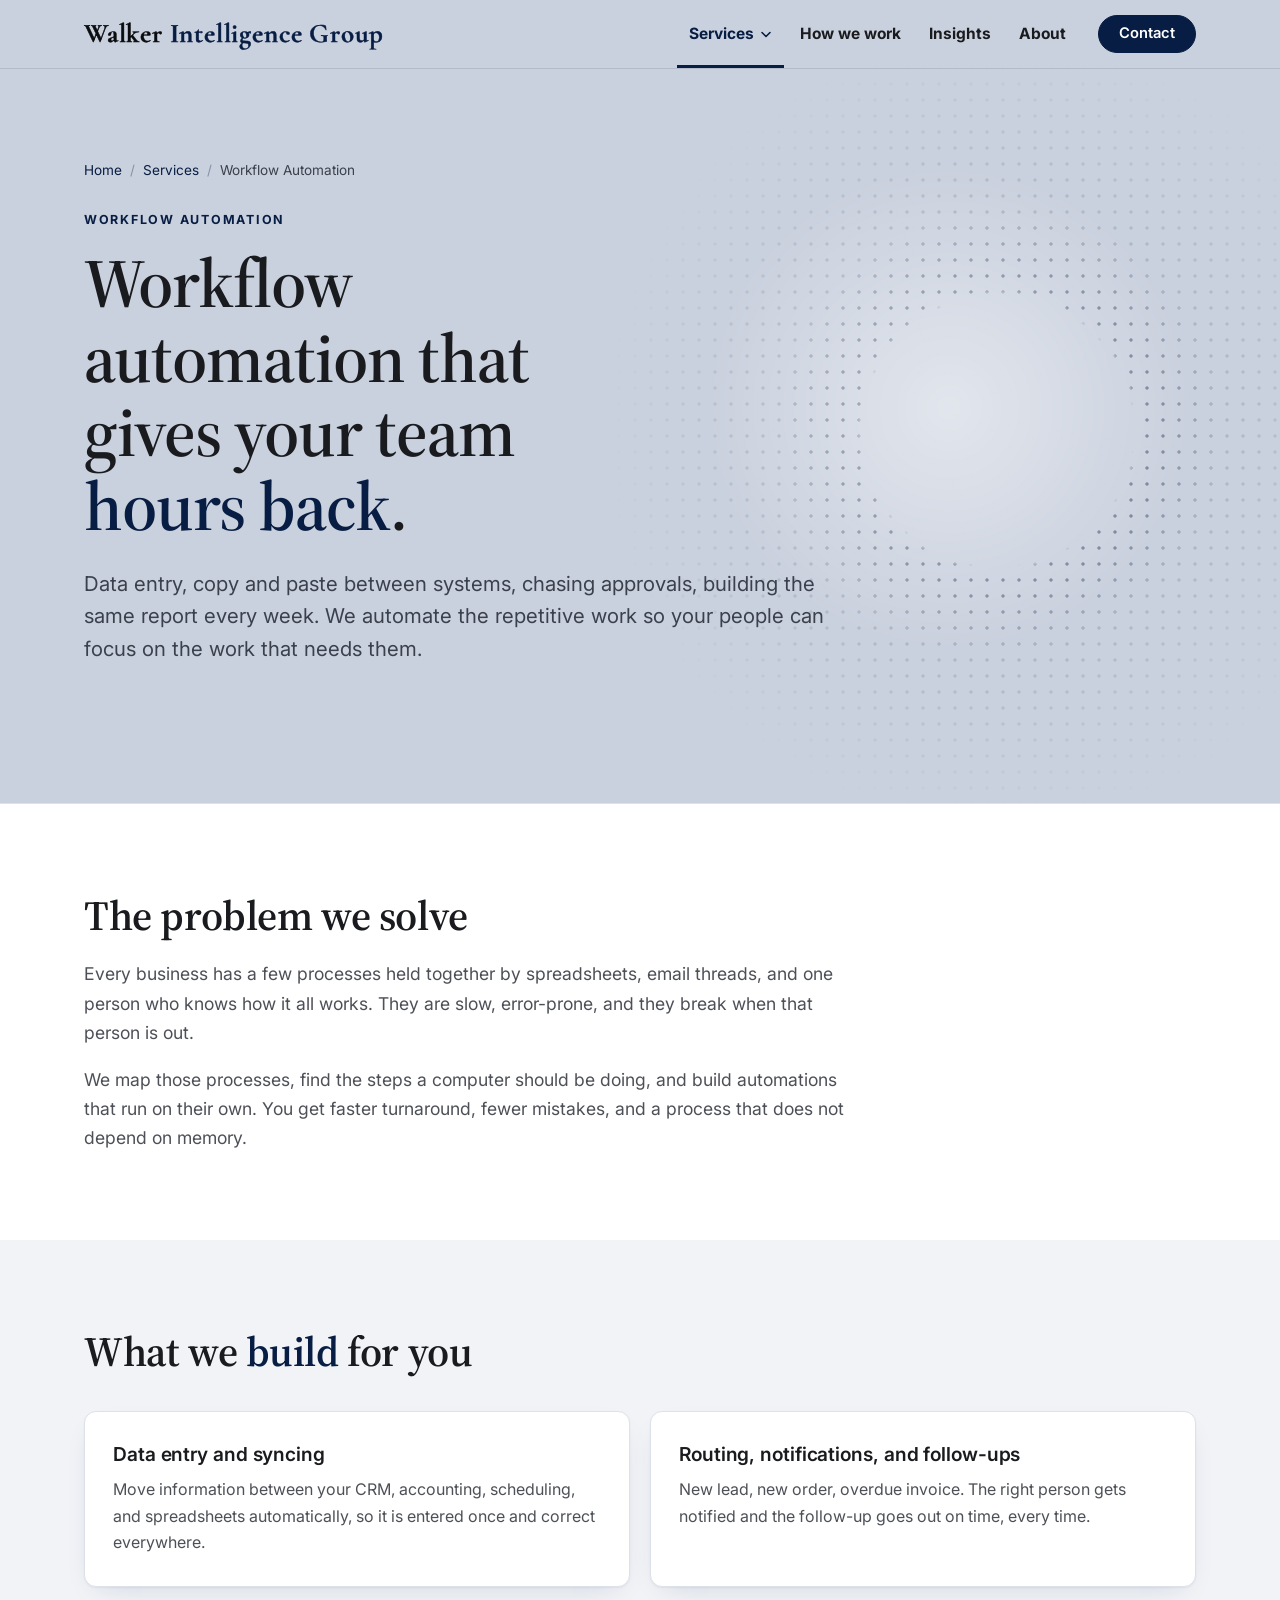
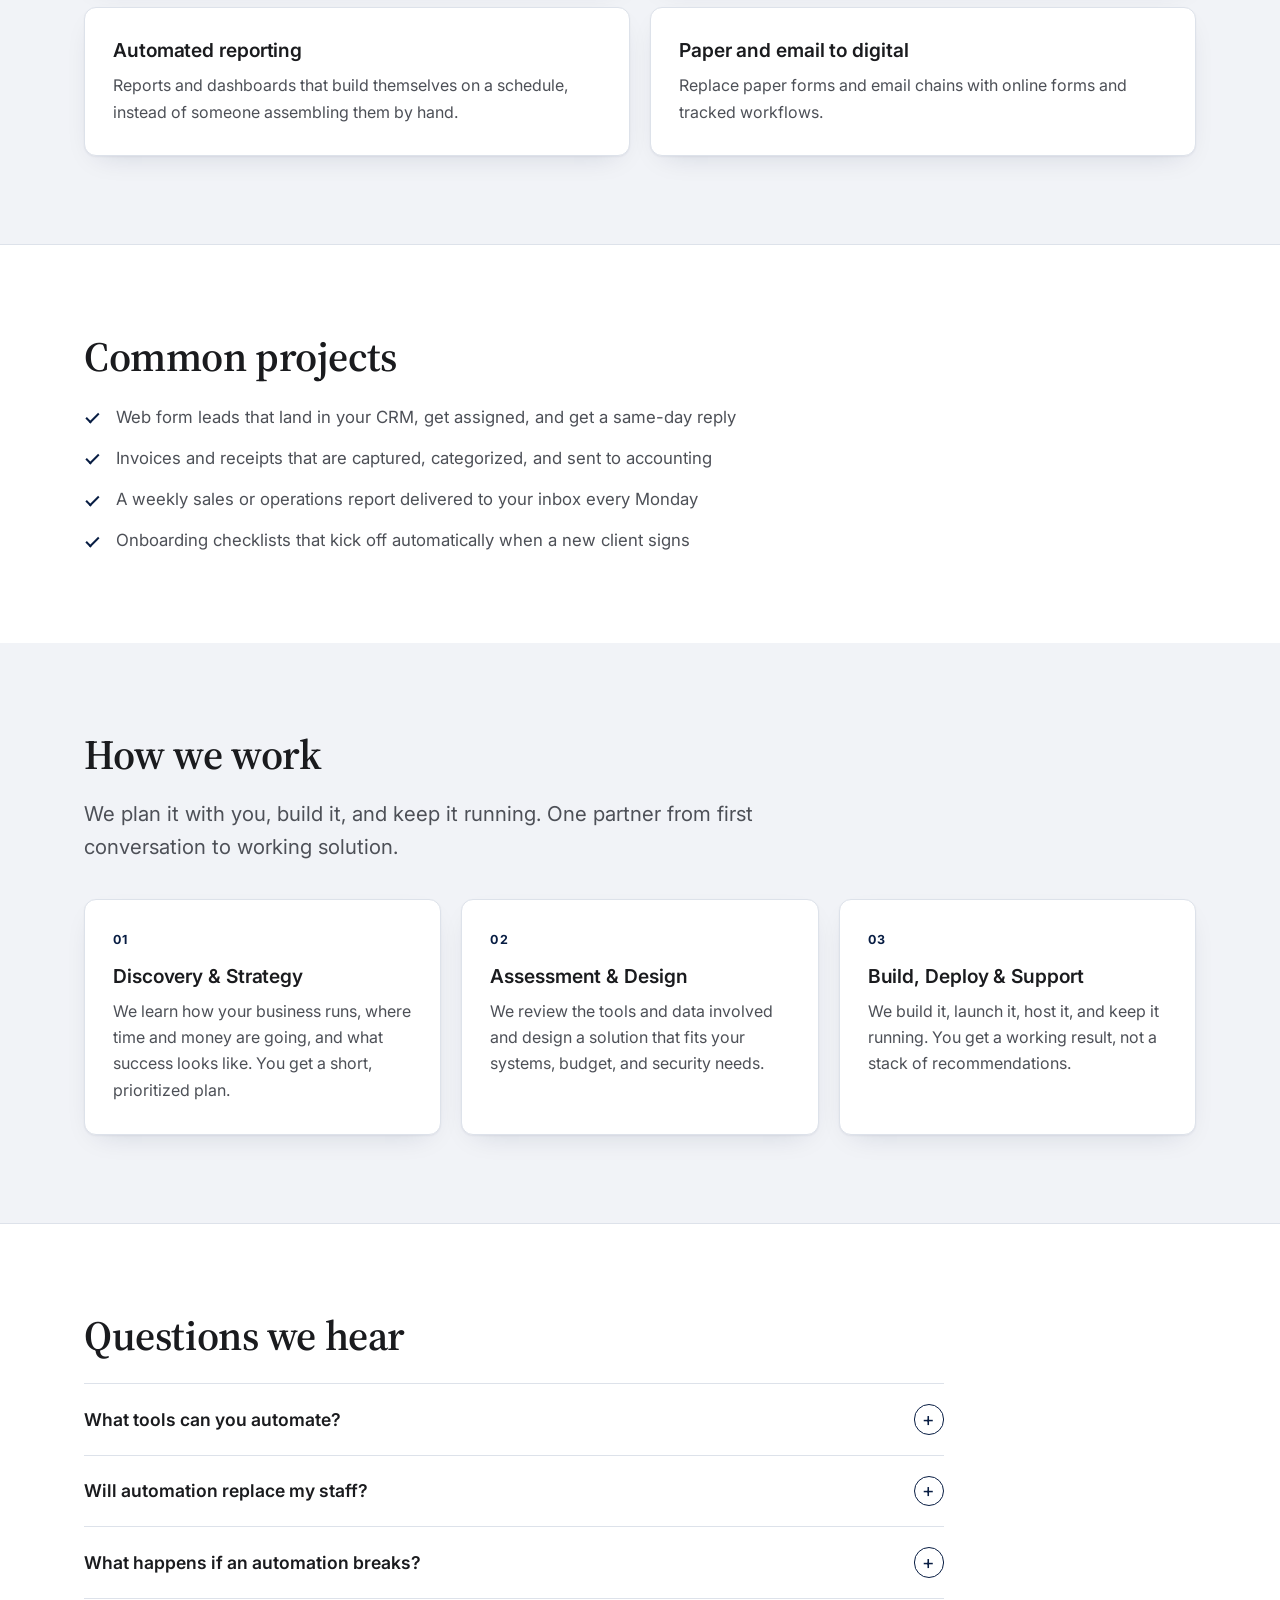
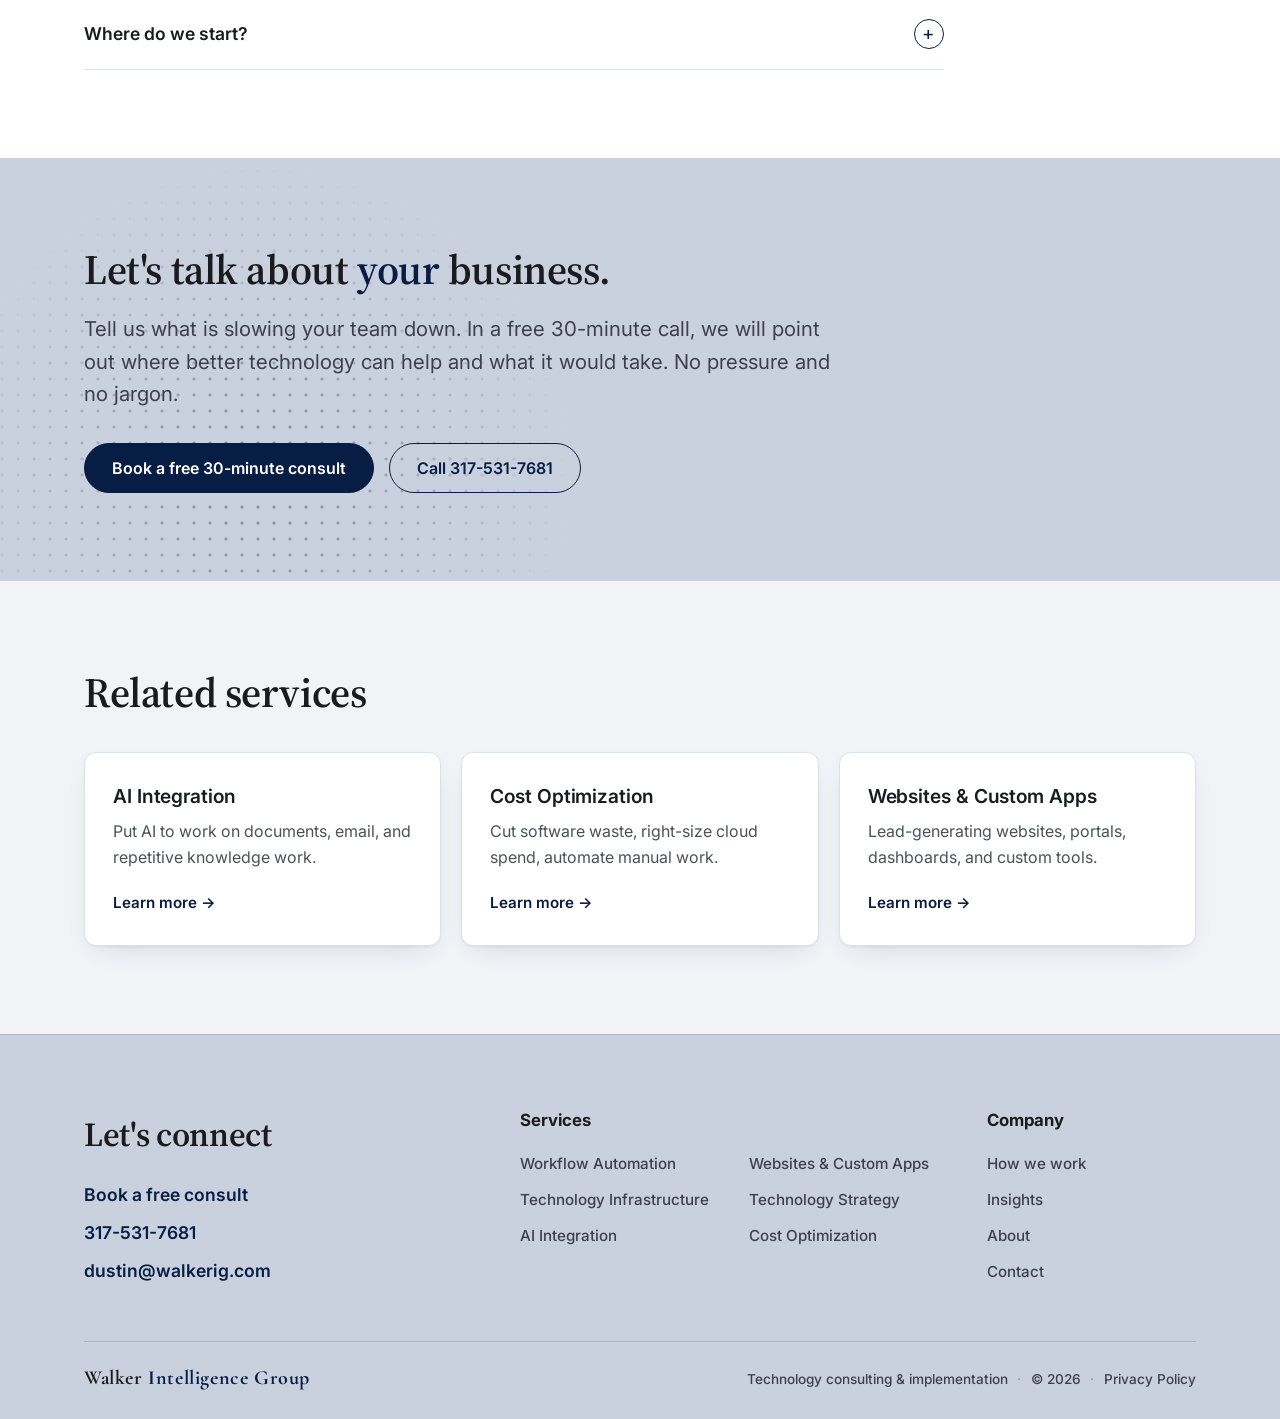
<file: workflow-automation/index.html>
<!DOCTYPE html>
<html lang="en">
<head>
  <meta charset="UTF-8" />
  <meta name="viewport" content="width=device-width, initial-scale=1.0" />
  <!-- Google Analytics 4 + lead tracking -->
  <script async src="https://www.googletagmanager.com/gtag/js?id=G-RJ7RK3Y0N4"></script>
  <script>
    window.dataLayer = window.dataLayer || [];
    function gtag(){dataLayer.push(arguments);}
    gtag('js', new Date());
    gtag('config', 'G-RJ7RK3Y0N4');
    // A form submission returns here with ?sent=1 (read before page scripts strip it)
    if (new URLSearchParams(location.search).get('sent') === '1') {
      gtag('event', 'generate_lead', { form_location: location.pathname });
    }
    document.addEventListener('click', function (e) {
      var a = e.target.closest && e.target.closest('a[href]');
      if (!a) return;
      var href = a.getAttribute('href');
      if (href.indexOf('tel:') === 0) gtag('event', 'phone_click', { link_text: a.textContent.trim() });
      else if (href.indexOf('mailto:') === 0) gtag('event', 'email_click', { link_text: a.textContent.trim() });
      else if (href === '/contact/') gtag('event', 'consult_click', { link_text: a.textContent.trim() });
    });
  </script>
  <title>Workflow Automation for Indianapolis Businesses | Walker IG</title>
  <meta name="description" content="Stop paying people to do what software can handle. We automate data entry, reporting, follow-ups, and handoffs between your tools." />
  <link rel="canonical" href="https://walkerig.com/workflow-automation/" />
  <meta name="theme-color" content="#CAD1DE" />
  <meta property="og:type" content="website" />
  <meta property="og:site_name" content="Walker Intelligence Group" />
  <meta property="og:title" content="Workflow Automation for Indianapolis Businesses | Walker IG" />
  <meta property="og:description" content="Stop paying people to do what software can handle. We automate data entry, reporting, follow-ups, and handoffs between your tools." />
  <meta property="og:url" content="https://walkerig.com/workflow-automation/" />
  <meta property="og:image" content="https://walkerig.com/og-image.jpg" />
  <meta property="og:image:width" content="1200" />
  <meta property="og:image:height" content="630" />
  <meta name="twitter:card" content="summary_large_image" />
  <link rel="icon" type="image/svg+xml" href="/favicon-wig.svg" />
  <link rel="icon" type="image/png" sizes="32x32" href="/favicon-32.png" />
  <link rel="apple-touch-icon" href="/apple-touch-icon.png" />
  <link rel="preconnect" href="https://fonts.googleapis.com" />
  <link rel="preconnect" href="https://fonts.gstatic.com" crossorigin />
  <link href="https://fonts.googleapis.com/css2?family=Cormorant+Garamond:wght@600;700&family=Inter:wght@400;500;600;700&family=Source+Serif+4:opsz,wght@8..60,400;8..60,600&display=swap" rel="stylesheet" />
  <link href="/assets/site.css" rel="stylesheet" />
  <script src="/assets/site.js" defer></script>
  <script type="application/ld+json">
{
  "@context": "https://schema.org",
  "@graph": [
    {
      "@type": "Service",
      "@id": "https://walkerig.com/workflow-automation/#service",
      "name": "Workflow Automation",
      "serviceType": "Workflow Automation",
      "description": "Stop paying people to do what software can handle. We automate data entry, reporting, follow-ups, and handoffs between your tools.",
      "url": "https://walkerig.com/workflow-automation/",
      "provider": {
        "@id": "https://walkerig.com/#business"
      },
      "areaServed": [
        {
          "@type": "City",
          "name": "Indianapolis"
        },
        {
          "@type": "State",
          "name": "Indiana"
        }
      ]
    },
    {
      "@type": "FAQPage",
      "@id": "https://walkerig.com/workflow-automation/#faq",
      "mainEntity": [
        {
          "@type": "Question",
          "name": "What tools can you automate?",
          "acceptedAnswer": {
            "@type": "Answer",
            "text": "Most modern business software can be connected, including Microsoft 365, Google Workspace, QuickBooks, popular CRMs, and anything with an API or email. If it has no connection point, we will find a workaround or tell you upfront."
          }
        },
        {
          "@type": "Question",
          "name": "Will automation replace my staff?",
          "acceptedAnswer": {
            "@type": "Answer",
            "text": "It replaces tasks, not people. The goal is to free your team from busywork so they can spend time on customers and growth."
          }
        },
        {
          "@type": "Question",
          "name": "What happens if an automation breaks?",
          "acceptedAnswer": {
            "@type": "Answer",
            "text": "We monitor what we build and fix issues as part of ongoing support. You are not left with a black box."
          }
        },
        {
          "@type": "Question",
          "name": "Where do we start?",
          "acceptedAnswer": {
            "@type": "Answer",
            "text": "With a free consult. We will talk through your most time-consuming processes and point out the ones with the fastest payback."
          }
        }
      ]
    },
    {
      "@type": "BreadcrumbList",
      "itemListElement": [
        {
          "@type": "ListItem",
          "position": 1,
          "name": "Home",
          "item": "https://walkerig.com/"
        },
        {
          "@type": "ListItem",
          "position": 2,
          "name": "Services",
          "item": "https://walkerig.com/#services"
        },
        {
          "@type": "ListItem",
          "position": 3,
          "name": "Workflow Automation",
          "item": "https://walkerig.com/workflow-automation/"
        }
      ]
    }
  ]
}
  </script>
</head>
<body>
<header class="site-header">
  <div class="header-inner">
    <a class="brand" href="/" aria-label="Walker Intelligence Group home"><span class="brand-main">Walker <span>Intelligence Group</span></span></a>
    <nav class="primary-nav" aria-label="Main">
      <ul class="nav-list">
        <li class="nav-item">
          <button class="nav-link nav-trigger" type="button" aria-expanded="false" aria-controls="mega-services" aria-current="page">Services <svg viewBox="0 0 12 12" aria-hidden="true"><path d="M2 4.5 6 8.5 10 4.5" fill="none" stroke="currentColor" stroke-width="1.6" stroke-linecap="round" stroke-linejoin="round"/></svg></button>
          <div class="mega" id="mega-services">
            <div class="mega-inner">
              <div>
                <p class="mega-kicker">Services</p>
                <p class="mega-title">We plan it, build it, and keep it running.</p>
                <a class="text-link" href="/#services">All services</a>
              </div>
              <ul class="mega-grid">
              <li><a href="/workflow-automation/"><strong>Workflow Automation</strong><span>Automate data entry, reporting, routing, and follow-ups.</span></a></li>
              <li><a href="/websites-custom-apps/"><strong>Websites &amp; Custom Apps</strong><span>Lead-generating websites, portals, dashboards, and custom tools.</span></a></li>
              <li><a href="/technology-infrastructure/"><strong>Technology Infrastructure</strong><span>Cloud setup, backups, security, and technology audits.</span></a></li>
              <li><a href="/technology-strategy/"><strong>Technology Strategy</strong><span>A clear, practical technology plan for your leadership team.</span></a></li>
              <li><a href="/ai-integration/"><strong>AI Integration</strong><span>Put AI to work on documents, email, and repetitive knowledge work.</span></a></li>
              <li><a href="/cost-optimization/"><strong>Cost Optimization</strong><span>Cut software waste, right-size cloud spend, automate manual work.</span></a></li>
              </ul>
            </div>
          </div>
        </li>
        <li class="nav-item"><a class="nav-link" href="/#approach">How we work</a></li>
        <li class="nav-item"><a class="nav-link" href="/insights/">Insights</a></li>
        <li class="nav-item"><a class="nav-link" href="/about/">About</a></li>
      </ul>
    </nav>
    <div class="header-actions">
    <a class="btn btn-sm" href="/contact/">Contact</a>
      <button class="menu-toggle" type="button" aria-expanded="false" aria-controls="mobile-menu" aria-label="Open menu"><span></span><span></span><span></span></button>
    </div>
  </div>
  <div class="mobile-menu" id="mobile-menu" hidden>
    <span class="mobile-label">Services</span>
    <ul>
      <li><a href="/workflow-automation/">Workflow Automation</a></li>
      <li><a href="/websites-custom-apps/">Websites &amp; Custom Apps</a></li>
      <li><a href="/technology-infrastructure/">Technology Infrastructure</a></li>
      <li><a href="/technology-strategy/">Technology Strategy</a></li>
      <li><a href="/ai-integration/">AI Integration</a></li>
      <li><a href="/cost-optimization/">Cost Optimization</a></li>
    </ul>
    <span class="mobile-label">Company</span>
    <ul>
      <li><a href="/#approach">How we work</a></li>
      <li><a href="/insights/">Insights</a></li>
      <li><a href="/about/">About</a></li>
      <li><a href="/contact/">Contact</a></li>
    </ul>
    <div class="mobile-cta">
      <a class="btn" href="/contact/">Book a free 30-minute consult</a>
    </div>
    <div class="mobile-contact"><a href="tel:+13175317681">317-531-7681</a><a href="mailto:dustin@walkerig.com">dustin@walkerig.com</a></div>
  </div>
</header>

<main>
  <section class="hero">
    <div class="wrap">
      <nav class="crumbs" aria-label="Breadcrumb"><a href="/">Home</a><span class="sep" aria-hidden="true">/</span><a href="/#services">Services</a><span class="sep" aria-hidden="true">/</span><span aria-current="page">Workflow Automation</span></nav>
      <span class="eyebrow">Workflow Automation</span>
      <h1>Workflow automation that gives your team <em>hours back</em>.</h1>
      <p class="lede">Data entry, copy and paste between systems, chasing approvals, building the same report every week. We automate the repetitive work so your people can focus on the work that needs them.</p>
    </div>
  </section>

  <section>
    <div class="wrap prose">
      <h2>The problem we solve</h2>
        <p>Every business has a few processes held together by spreadsheets, email threads, and one person who knows how it all works. They are slow, error-prone, and they break when that person is out.</p>
        <p>We map those processes, find the steps a computer should be doing, and build automations that run on their own. You get faster turnaround, fewer mistakes, and a process that does not depend on memory.</p>
    </div>
  </section>

  <section>
    <div class="wrap">
      <h2>What we <em>build</em> for you</h2>
      <div class="grid">
        <div class="card"><h3>Data entry and syncing</h3><p>Move information between your CRM, accounting, scheduling, and spreadsheets automatically, so it is entered once and correct everywhere.</p></div>
        <div class="card"><h3>Routing, notifications, and follow-ups</h3><p>New lead, new order, overdue invoice. The right person gets notified and the follow-up goes out on time, every time.</p></div>
        <div class="card"><h3>Automated reporting</h3><p>Reports and dashboards that build themselves on a schedule, instead of someone assembling them by hand.</p></div>
        <div class="card"><h3>Paper and email to digital</h3><p>Replace paper forms and email chains with online forms and tracked workflows.</p></div>
      </div>
    </div>
  </section>

  <section>
    <div class="wrap">
      <h2>Common projects</h2>
      <ul class="checks">
        <li>Web form leads that land in your CRM, get assigned, and get a same-day reply</li>
        <li>Invoices and receipts that are captured, categorized, and sent to accounting</li>
        <li>A weekly sales or operations report delivered to your inbox every Monday</li>
        <li>Onboarding checklists that kick off automatically when a new client signs</li>
      </ul>
    </div>
  </section>

  <section>
    <div class="wrap">
      <h2>How we work</h2>
      <p class="lede">We plan it with you, build it, and keep it running. One partner from first conversation to working solution.</p>
      <div class="grid">
        <div class="card"><span class="num">01</span><h3>Discovery &amp; Strategy</h3><p>We learn how your business runs, where time and money are going, and what success looks like. You get a short, prioritized plan.</p></div>
        <div class="card"><span class="num">02</span><h3>Assessment &amp; Design</h3><p>We review the tools and data involved and design a solution that fits your systems, budget, and security needs.</p></div>
        <div class="card"><span class="num">03</span><h3>Build, Deploy &amp; Support</h3><p>We build it, launch it, host it, and keep it running. You get a working result, not a stack of recommendations.</p></div>
      </div>
    </div>
  </section>

  <section>
    <div class="wrap">
      <h2>Questions we hear</h2>
      <div class="faq">
        <details><summary>What tools can you automate?</summary><p>Most modern business software can be connected, including Microsoft 365, Google Workspace, QuickBooks, popular CRMs, and anything with an API or email. If it has no connection point, we will find a workaround or tell you upfront.</p></details>
        <details><summary>Will automation replace my staff?</summary><p>It replaces tasks, not people. The goal is to free your team from busywork so they can spend time on customers and growth.</p></details>
        <details><summary>What happens if an automation breaks?</summary><p>We monitor what we build and fix issues as part of ongoing support. You are not left with a black box.</p></details>
        <details><summary>Where do we start?</summary><p>With a free consult. We will talk through your most time-consuming processes and point out the ones with the fastest payback.</p></details>
      </div>
    </div>
  </section>

  <section class="cta-band">
    <div class="wrap">
      <h2>Let's talk about <em>your</em> business.</h2>
      <p class="lede">Tell us what is slowing your team down. In a free 30-minute call, we will point out where better technology can help and what it would take. No pressure and no jargon.</p>
      <div class="cta-row">
        <a class="btn" href="/contact/">Book a free 30-minute consult</a>
        <a class="btn btn-ghost" href="tel:+13175317681">Call 317-531-7681</a>
      </div>
    </div>
  </section>

  <section>
    <div class="wrap">
      <h2>Related services</h2>
      <div class="grid">
        <a class="card" href="/ai-integration/"><h3>AI Integration</h3><p>Put AI to work on documents, email, and repetitive knowledge work.</p><span class="more">Learn more</span></a>
        <a class="card" href="/cost-optimization/"><h3>Cost Optimization</h3><p>Cut software waste, right-size cloud spend, automate manual work.</p><span class="more">Learn more</span></a>
        <a class="card" href="/websites-custom-apps/"><h3>Websites &amp; Custom Apps</h3><p>Lead-generating websites, portals, dashboards, and custom tools.</p><span class="more">Learn more</span></a>
      </div>
    </div>
  </section>
</main>
<footer class="site-footer">
  <div class="wrap">
    <div class="footer-grid">
      <div class="footer-connect">
        <h4>Let's connect</h4>
        <ul>
          <li><a href="/contact/">Book a free consult</a></li>
          <li><a href="tel:+13175317681">317-531-7681</a></li>
          <li><a href="mailto:dustin@walkerig.com">dustin@walkerig.com</a></li>
        </ul>
      </div>
      <nav aria-label="Services">
        <h4>Services</h4>
        <ul class="footer-two-col">
          <li><a href="/workflow-automation/">Workflow Automation</a></li>
          <li><a href="/websites-custom-apps/">Websites &amp; Custom Apps</a></li>
          <li><a href="/technology-infrastructure/">Technology Infrastructure</a></li>
          <li><a href="/technology-strategy/">Technology Strategy</a></li>
          <li><a href="/ai-integration/">AI Integration</a></li>
          <li><a href="/cost-optimization/">Cost Optimization</a></li>
        </ul>
      </nav>
      <nav aria-label="Company">
        <h4>Company</h4>
        <ul>
          <li><a href="/#approach">How we work</a></li>
          <li><a href="/insights/">Insights</a></li>
          <li><a href="/about/">About</a></li>
          <li><a href="/contact/">Contact</a></li>
        </ul>
      </nav>
    </div>
    <div class="footer-base">
      <a class="footer-name" href="/">Walker <span>Intelligence Group</span></a>
      <span>Technology consulting &amp; implementation<span class="sep" aria-hidden="true">&middot;</span>&copy; 2026<span class="sep" aria-hidden="true">&middot;</span><a href="/privacy/">Privacy Policy</a></span>
    </div>
  </div>
</footer>
</body>
</html>
</file>
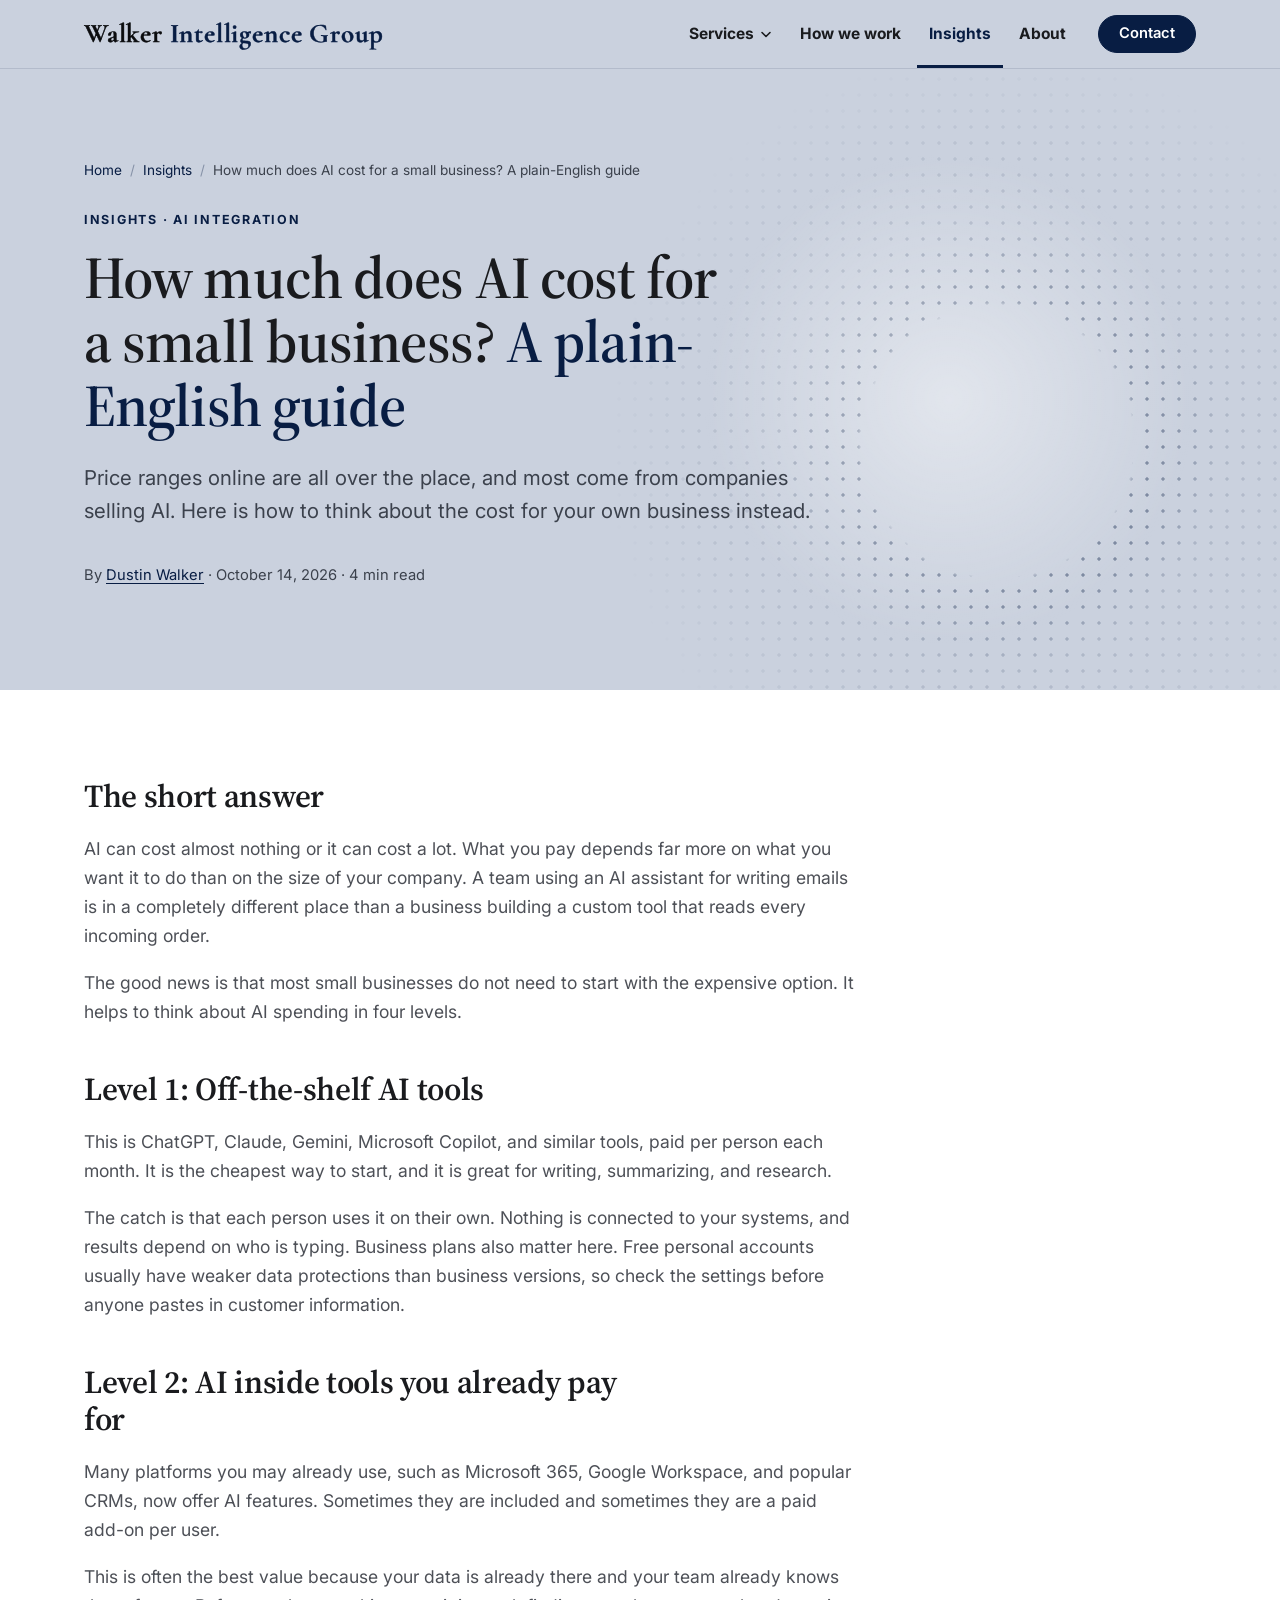
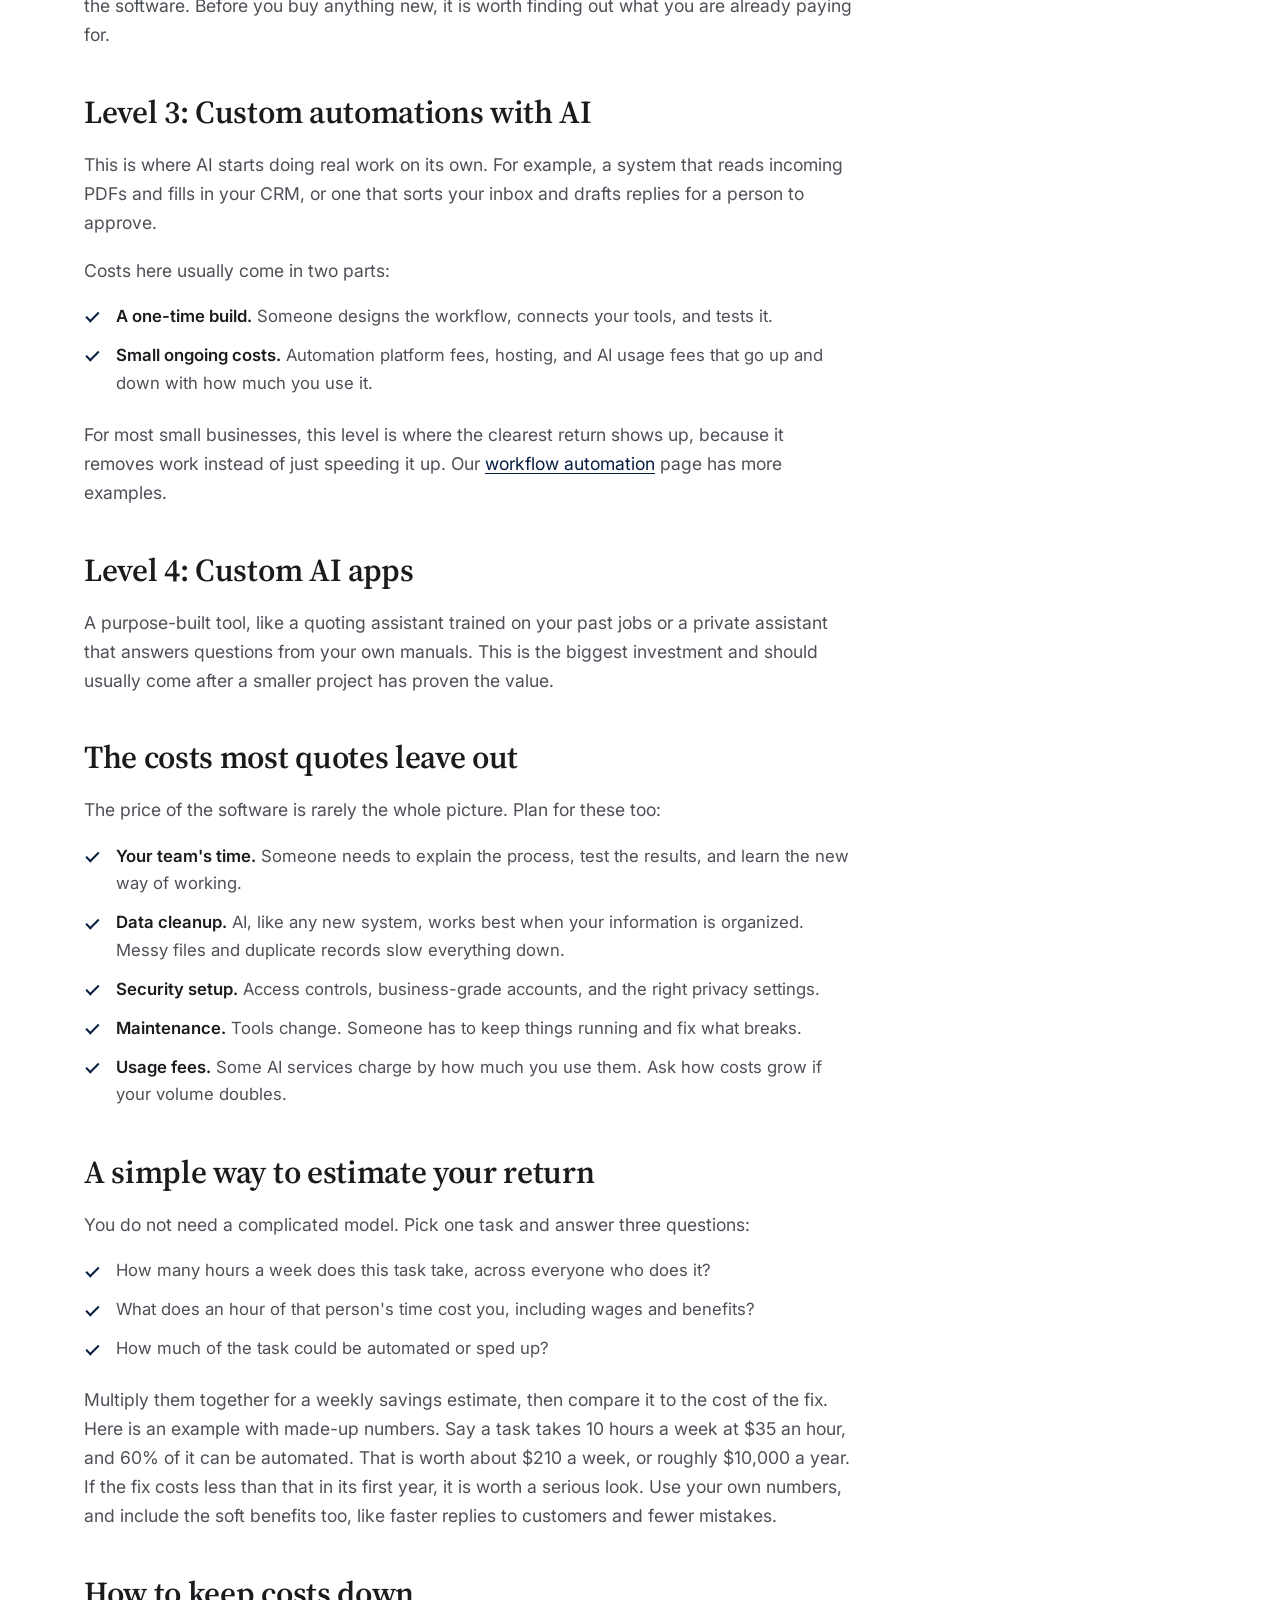
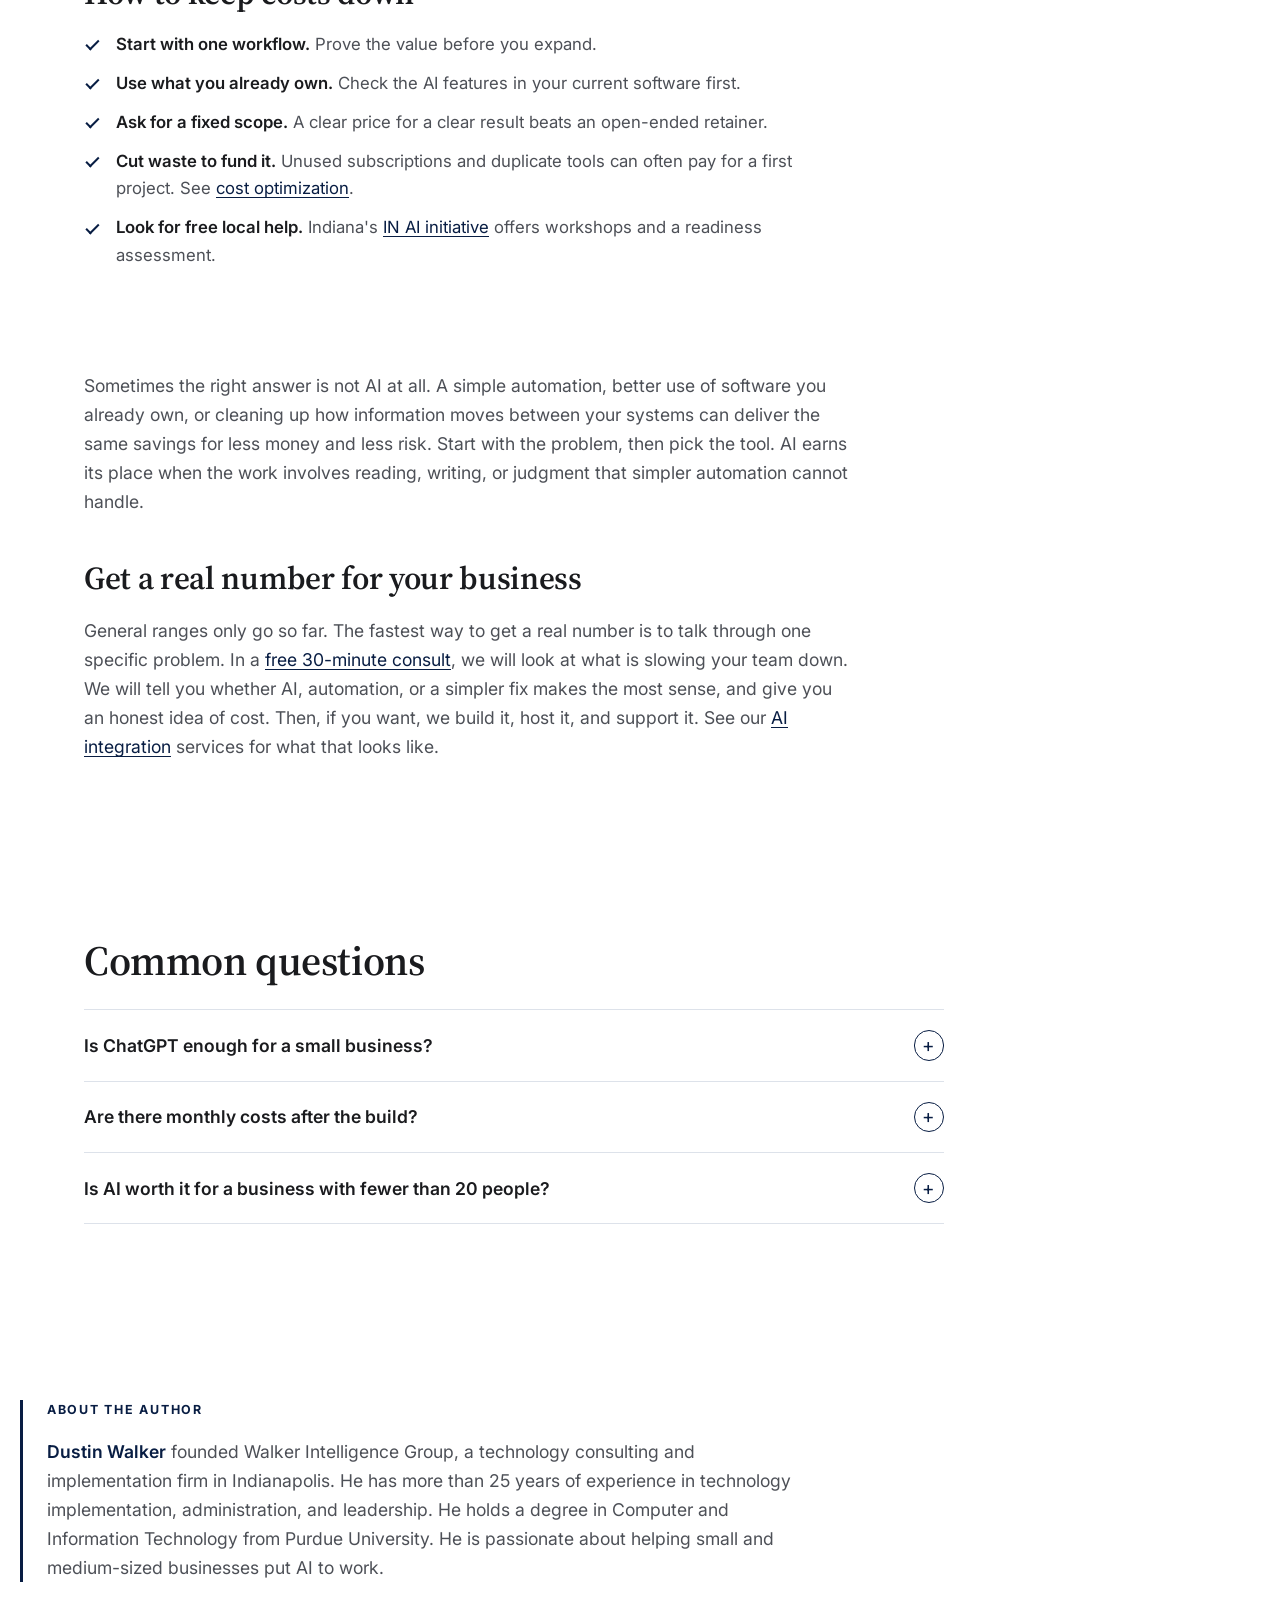
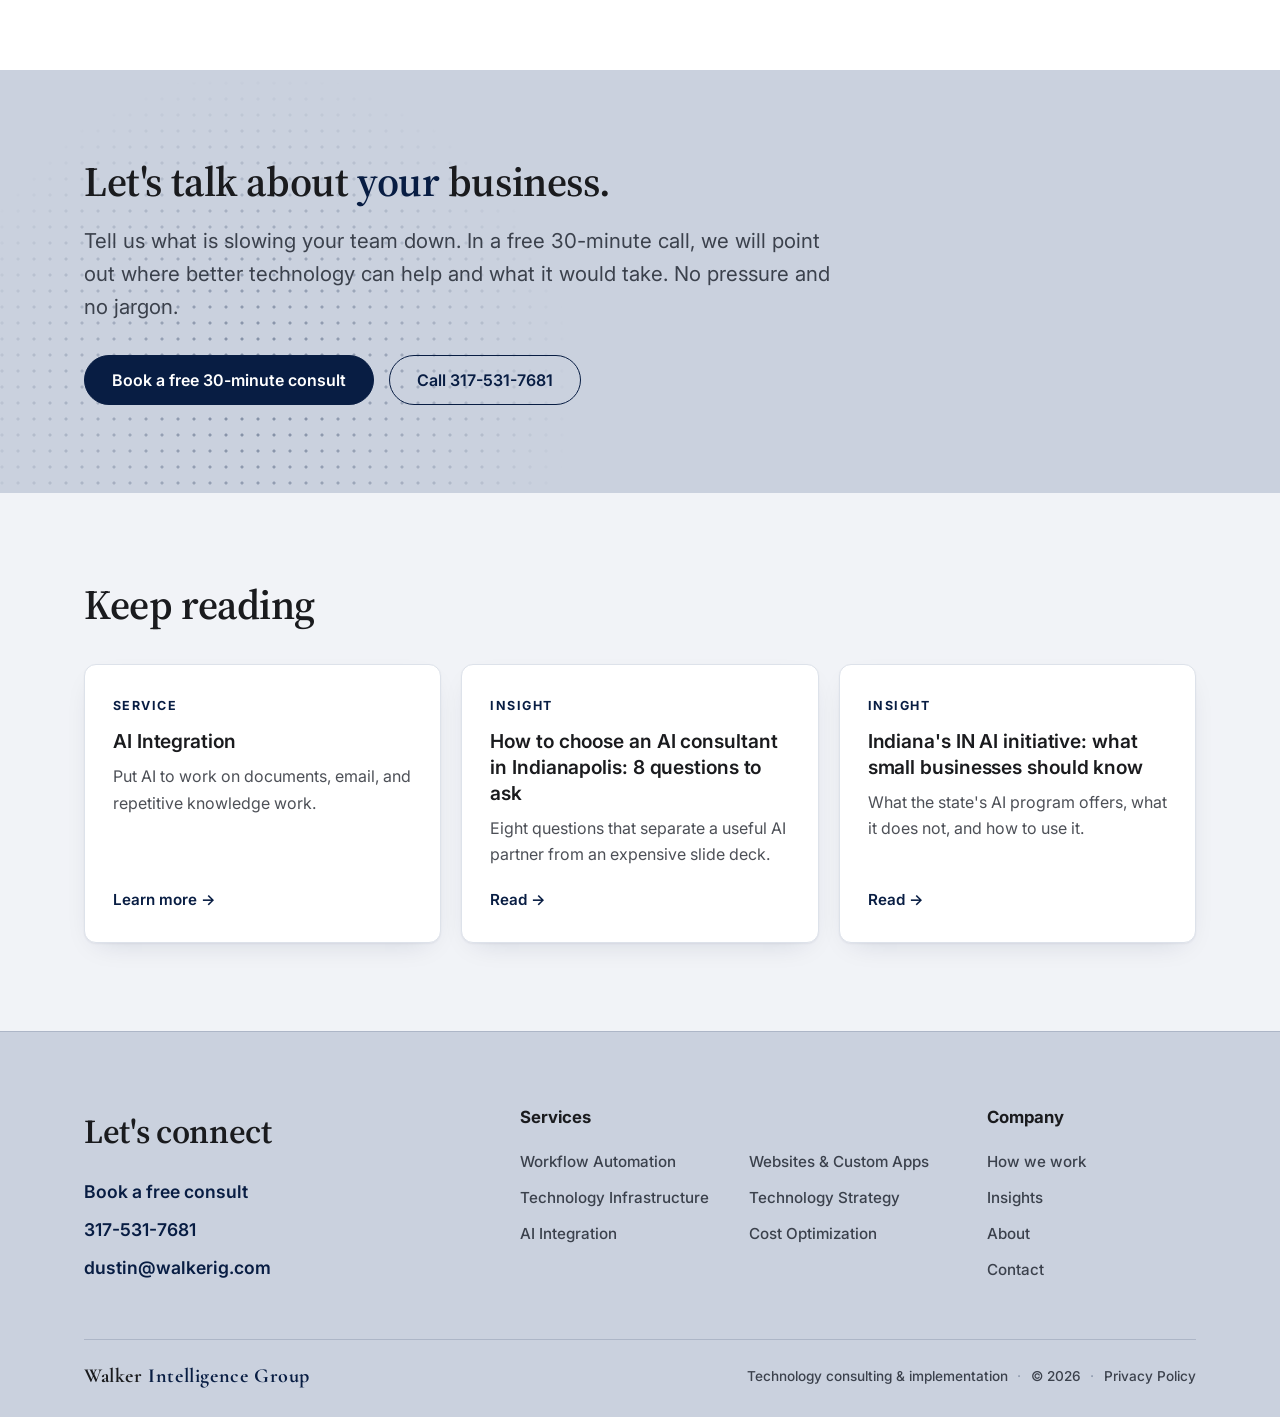
<file: insights/how-much-does-ai-cost-small-business/index.html>
<!DOCTYPE html>
<html lang="en">
<head>
  <meta charset="UTF-8" />
  <meta name="viewport" content="width=device-width, initial-scale=1.0" />
  <!-- Google Analytics 4 + lead tracking -->
  <script async src="https://www.googletagmanager.com/gtag/js?id=G-RJ7RK3Y0N4"></script>
  <script>
    window.dataLayer = window.dataLayer || [];
    function gtag(){dataLayer.push(arguments);}
    gtag('js', new Date());
    gtag('config', 'G-RJ7RK3Y0N4');
    // A form submission returns here with ?sent=1 (read before page scripts strip it)
    if (new URLSearchParams(location.search).get('sent') === '1') {
      gtag('event', 'generate_lead', { form_location: location.pathname });
    }
    document.addEventListener('click', function (e) {
      var a = e.target.closest && e.target.closest('a[href]');
      if (!a) return;
      var href = a.getAttribute('href');
      if (href.indexOf('tel:') === 0) gtag('event', 'phone_click', { link_text: a.textContent.trim() });
      else if (href.indexOf('mailto:') === 0) gtag('event', 'email_click', { link_text: a.textContent.trim() });
      else if (href === '/contact/') gtag('event', 'consult_click', { link_text: a.textContent.trim() });
    });
  </script>
  <title>How Much Does AI Cost for a Small Business? | Walker IG</title>
  <meta name="description" content="What AI really costs a small business: the four levels of spending, the hidden costs most quotes leave out, and a simple way to estimate your return first." />
  <link rel="canonical" href="https://walkerig.com/insights/how-much-does-ai-cost-small-business/" />
  <meta name="theme-color" content="#CAD1DE" />
  <meta property="og:type" content="article" />
  <meta property="article:published_time" content="2026-10-14" />
  <meta property="article:modified_time" content="2026-10-14" />
  <meta property="article:author" content="Dustin Walker" />
  <meta property="og:site_name" content="Walker Intelligence Group" />
  <meta property="og:title" content="How Much Does AI Cost for a Small Business? | Walker IG" />
  <meta property="og:description" content="What AI really costs a small business: the four levels of spending, the hidden costs most quotes leave out, and a simple way to estimate your return first." />
  <meta property="og:url" content="https://walkerig.com/insights/how-much-does-ai-cost-small-business/" />
  <meta property="og:image" content="https://walkerig.com/og-image.jpg" />
  <meta property="og:image:width" content="1200" />
  <meta property="og:image:height" content="630" />
  <meta name="twitter:card" content="summary_large_image" />
  <link rel="icon" type="image/svg+xml" href="/favicon-wig.svg" />
  <link rel="icon" type="image/png" sizes="32x32" href="/favicon-32.png" />
  <link rel="apple-touch-icon" href="/apple-touch-icon.png" />
  <link rel="preconnect" href="https://fonts.googleapis.com" />
  <link rel="preconnect" href="https://fonts.gstatic.com" crossorigin />
  <link href="https://fonts.googleapis.com/css2?family=Cormorant+Garamond:wght@600;700&family=Inter:wght@400;500;600;700&family=Source+Serif+4:opsz,wght@8..60,400;8..60,600&display=swap" rel="stylesheet" />
  <link href="/assets/site.css" rel="stylesheet" />
  <script src="/assets/site.js" defer></script>
  <script type="application/ld+json">
{
  "@context": "https://schema.org",
  "@graph": [
    {
      "@type": "Article",
      "@id": "https://walkerig.com/insights/how-much-does-ai-cost-small-business/#article",
      "headline": "How much does AI cost for a small business? A plain-English guide",
      "description": "What AI really costs a small business: the four levels of spending, the hidden costs most quotes leave out, and a simple way to estimate your return first.",
      "url": "https://walkerig.com/insights/how-much-does-ai-cost-small-business/",
      "mainEntityOfPage": "https://walkerig.com/insights/how-much-does-ai-cost-small-business/",
      "image": "https://walkerig.com/og-image.jpg",
      "datePublished": "2026-10-14",
      "dateModified": "2026-10-14",
      "inLanguage": "en-US",
      "author": {
        "@id": "https://walkerig.com/#founder"
      },
      "publisher": {
        "@id": "https://walkerig.com/#business"
      },
      "isPartOf": {
        "@id": "https://walkerig.com/insights/#collection"
      },
      "about": {
        "@id": "https://walkerig.com/ai-integration/#service"
      }
    },
    {
      "@type": "Person",
      "@id": "https://walkerig.com/#founder",
      "name": "Dustin Walker",
      "jobTitle": "Founder",
      "description": "Technology leader with more than 25 years of experience in technology implementation, administration, and leadership.",
      "alumniOf": {
        "@type": "CollegeOrUniversity",
        "name": "Purdue University"
      },
      "knowsAbout": [
        "Artificial intelligence",
        "Technology implementation",
        "Systems administration",
        "IT leadership",
        "Workflow automation"
      ],
      "worksFor": {
        "@id": "https://walkerig.com/#business"
      },
      "url": "https://walkerig.com/about/"
    },
    {
      "@type": "FAQPage",
      "@id": "https://walkerig.com/insights/how-much-does-ai-cost-small-business/#faq",
      "mainEntity": [
        {
          "@type": "Question",
          "name": "Is ChatGPT enough for a small business?",
          "acceptedAnswer": {
            "@type": "Answer",
            "text": "It is a good place to start for writing and research. It will not connect to your systems or run processes on its own. When you want AI to do work automatically, you need an automation or a custom tool."
          }
        },
        {
          "@type": "Question",
          "name": "Are there monthly costs after the build?",
          "acceptedAnswer": {
            "@type": "Answer",
            "text": "Usually, yes, but they are often small. Expect platform or hosting fees and AI usage fees. Ask any provider to estimate these before you start."
          }
        },
        {
          "@type": "Question",
          "name": "Is AI worth it for a business with fewer than 20 people?",
          "acceptedAnswer": {
            "@type": "Answer",
            "text": "Often, yes. Small teams feel time savings the most because every hour of busywork comes out of someone who has other jobs to do. Start with the task your team complains about most."
          }
        }
      ]
    },
    {
      "@type": "BreadcrumbList",
      "itemListElement": [
        {
          "@type": "ListItem",
          "position": 1,
          "name": "Home",
          "item": "https://walkerig.com/"
        },
        {
          "@type": "ListItem",
          "position": 2,
          "name": "Insights",
          "item": "https://walkerig.com/insights/"
        },
        {
          "@type": "ListItem",
          "position": 3,
          "name": "How much does AI cost for a small business? A plain-English guide",
          "item": "https://walkerig.com/insights/how-much-does-ai-cost-small-business/"
        }
      ]
    }
  ]
}
  </script>
</head>
<body>
<header class="site-header">
  <div class="header-inner">
    <a class="brand" href="/" aria-label="Walker Intelligence Group home"><span class="brand-main">Walker <span>Intelligence Group</span></span></a>
    <nav class="primary-nav" aria-label="Main">
      <ul class="nav-list">
        <li class="nav-item">
          <button class="nav-link nav-trigger" type="button" aria-expanded="false" aria-controls="mega-services">Services <svg viewBox="0 0 12 12" aria-hidden="true"><path d="M2 4.5 6 8.5 10 4.5" fill="none" stroke="currentColor" stroke-width="1.6" stroke-linecap="round" stroke-linejoin="round"/></svg></button>
          <div class="mega" id="mega-services">
            <div class="mega-inner">
              <div>
                <p class="mega-kicker">Services</p>
                <p class="mega-title">We plan it, build it, and keep it running.</p>
                <a class="text-link" href="/#services">All services</a>
              </div>
              <ul class="mega-grid">
              <li><a href="/workflow-automation/"><strong>Workflow Automation</strong><span>Automate data entry, reporting, routing, and follow-ups.</span></a></li>
              <li><a href="/websites-custom-apps/"><strong>Websites &amp; Custom Apps</strong><span>Lead-generating websites, portals, dashboards, and custom tools.</span></a></li>
              <li><a href="/technology-infrastructure/"><strong>Technology Infrastructure</strong><span>Cloud setup, backups, security, and technology audits.</span></a></li>
              <li><a href="/technology-strategy/"><strong>Technology Strategy</strong><span>A clear, practical technology plan for your leadership team.</span></a></li>
              <li><a href="/ai-integration/"><strong>AI Integration</strong><span>Put AI to work on documents, email, and repetitive knowledge work.</span></a></li>
              <li><a href="/cost-optimization/"><strong>Cost Optimization</strong><span>Cut software waste, right-size cloud spend, automate manual work.</span></a></li>
              </ul>
            </div>
          </div>
        </li>
        <li class="nav-item"><a class="nav-link" href="/#approach">How we work</a></li>
        <li class="nav-item"><a class="nav-link" href="/insights/" aria-current="page">Insights</a></li>
        <li class="nav-item"><a class="nav-link" href="/about/">About</a></li>
      </ul>
    </nav>
    <div class="header-actions">
    <a class="btn btn-sm" href="/contact/">Contact</a>
      <button class="menu-toggle" type="button" aria-expanded="false" aria-controls="mobile-menu" aria-label="Open menu"><span></span><span></span><span></span></button>
    </div>
  </div>
  <div class="mobile-menu" id="mobile-menu" hidden>
    <span class="mobile-label">Services</span>
    <ul>
      <li><a href="/workflow-automation/">Workflow Automation</a></li>
      <li><a href="/websites-custom-apps/">Websites &amp; Custom Apps</a></li>
      <li><a href="/technology-infrastructure/">Technology Infrastructure</a></li>
      <li><a href="/technology-strategy/">Technology Strategy</a></li>
      <li><a href="/ai-integration/">AI Integration</a></li>
      <li><a href="/cost-optimization/">Cost Optimization</a></li>
    </ul>
    <span class="mobile-label">Company</span>
    <ul>
      <li><a href="/#approach">How we work</a></li>
      <li><a href="/insights/">Insights</a></li>
      <li><a href="/about/">About</a></li>
      <li><a href="/contact/">Contact</a></li>
    </ul>
    <div class="mobile-cta">
      <a class="btn" href="/contact/">Book a free 30-minute consult</a>
    </div>
    <div class="mobile-contact"><a href="tel:+13175317681">317-531-7681</a><a href="mailto:dustin@walkerig.com">dustin@walkerig.com</a></div>
  </div>
</header>

<main>
  <article>
    <section class="hero">
      <div class="wrap">
        <nav class="crumbs" aria-label="Breadcrumb"><a href="/">Home</a><span class="sep" aria-hidden="true">/</span><a href="/insights/">Insights</a><span class="sep" aria-hidden="true">/</span><span aria-current="page">How much does AI cost for a small business? A plain-English guide</span></nav>
        <span class="eyebrow">Insights &middot; AI Integration</span>
        <h1 class="article-title">How much does AI cost for a small business? <em>A plain-English guide</em></h1>
        <p class="lede">Price ranges online are all over the place, and most come from companies selling AI. Here is how to think about the cost for your own business instead.</p>
        <p class="byline">By <a href="/about/">Dustin Walker</a> &middot; <time datetime="2026-10-14">October 14, 2026</time> &middot; 4 min read</p>
      </div>
    </section>

    <section>
      <div class="wrap prose article-body">
        <h2>The short answer</h2>
        <p>AI can cost almost nothing or it can cost a lot. What you pay depends far more on what you want it to do than on the size of your company. A team using an AI assistant for writing emails is in a completely different place than a business building a custom tool that reads every incoming order.</p>
        <p>The good news is that most small businesses do not need to start with the expensive option. It helps to think about AI spending in four levels.</p>
        <h2>Level 1: Off-the-shelf AI tools</h2>
        <p>This is ChatGPT, Claude, Gemini, Microsoft Copilot, and similar tools, paid per person each month. It is the cheapest way to start, and it is great for writing, summarizing, and research.</p>
        <p>The catch is that each person uses it on their own. Nothing is connected to your systems, and results depend on who is typing. Business plans also matter here. Free personal accounts usually have weaker data protections than business versions, so check the settings before anyone pastes in customer information.</p>
        <h2>Level 2: AI inside tools you already pay for</h2>
        <p>Many platforms you may already use, such as Microsoft 365, Google Workspace, and popular CRMs, now offer AI features. Sometimes they are included and sometimes they are a paid add-on per user.</p>
        <p>This is often the best value because your data is already there and your team already knows the software. Before you buy anything new, it is worth finding out what you are already paying for.</p>
        <h2>Level 3: Custom automations with AI</h2>
        <p>This is where AI starts doing real work on its own. For example, a system that reads incoming PDFs and fills in your CRM, or one that sorts your inbox and drafts replies for a person to approve.</p>
        <p>Costs here usually come in two parts:</p>
        <ul>
          <li><strong>A one-time build.</strong> Someone designs the workflow, connects your tools, and tests it.</li>
          <li><strong>Small ongoing costs.</strong> Automation platform fees, hosting, and AI usage fees that go up and down with how much you use it.</li>
        </ul>
        <p>For most small businesses, this level is where the clearest return shows up, because it removes work instead of just speeding it up. Our <a href="/workflow-automation/">workflow automation</a> page has more examples.</p>
        <h2>Level 4: Custom AI apps</h2>
        <p>A purpose-built tool, like a quoting assistant trained on your past jobs or a private assistant that answers questions from your own manuals. This is the biggest investment and should usually come after a smaller project has proven the value.</p>
        <h2>The costs most quotes leave out</h2>
        <p>The price of the software is rarely the whole picture. Plan for these too:</p>
        <ul>
          <li><strong>Your team's time.</strong> Someone needs to explain the process, test the results, and learn the new way of working.</li>
          <li><strong>Data cleanup.</strong> AI, like any new system, works best when your information is organized. Messy files and duplicate records slow everything down.</li>
          <li><strong>Security setup.</strong> Access controls, business-grade accounts, and the right privacy settings.</li>
          <li><strong>Maintenance.</strong> Tools change. Someone has to keep things running and fix what breaks.</li>
          <li><strong>Usage fees.</strong> Some AI services charge by how much you use them. Ask how costs grow if your volume doubles.</li>
        </ul>
        <h2>A simple way to estimate your return</h2>
        <p>You do not need a complicated model. Pick one task and answer three questions:</p>
        <ul>
          <li>How many hours a week does this task take, across everyone who does it?</li>
          <li>What does an hour of that person's time cost you, including wages and benefits?</li>
          <li>How much of the task could be automated or sped up?</li>
        </ul>
        <p>Multiply them together for a weekly savings estimate, then compare it to the cost of the fix. Here is an example with made-up numbers. Say a task takes 10 hours a week at $35 an hour, and 60% of it can be automated. That is worth about $210 a week, or roughly $10,000 a year. If the fix costs less than that in its first year, it is worth a serious look. Use your own numbers, and include the soft benefits too, like faster replies to customers and fewer mistakes.</p>
        <h2>How to keep costs down</h2>
        <ul>
          <li><strong>Start with one workflow.</strong> Prove the value before you expand.</li>
          <li><strong>Use what you already own.</strong> Check the AI features in your current software first.</li>
          <li><strong>Ask for a fixed scope.</strong> A clear price for a clear result beats an open-ended retainer.</li>
          <li><strong>Cut waste to fund it.</strong> Unused subscriptions and duplicate tools can often pay for a first project. See <a href="/cost-optimization/">cost optimization</a>.</li>
          <li><strong>Look for free local help.</strong> Indiana's <a href="/insights/indiana-in-ai-initiative-small-business/">IN AI initiative</a> offers workshops and a readiness assessment.</li>
        </ul>
        <h2>AI is one option, not the only one</h2>
        <p>Sometimes the right answer is not AI at all. A simple automation, better use of software you already own, or cleaning up how information moves between your systems can deliver the same savings for less money and less risk. Start with the problem, then pick the tool. AI earns its place when the work involves reading, writing, or judgment that simpler automation cannot handle.</p>
        <h2>Get a real number for your business</h2>
        <p>General ranges only go so far. The fastest way to get a real number is to talk through one specific problem. In a <a href="/contact/">free 30-minute consult</a>, we will look at what is slowing your team down. We will tell you whether AI, automation, or a simpler fix makes the most sense, and give you an honest idea of cost. Then, if you want, we build it, host it, and support it. See our <a href="/ai-integration/">AI integration</a> services for what that looks like.</p>
      </div>
    </section>

    <section>
      <div class="wrap">
        <h2>Common questions</h2>
        <div class="faq">
        <details><summary>Is ChatGPT enough for a small business?</summary><p>It is a good place to start for writing and research. It will not connect to your systems or run processes on its own. When you want AI to do work automatically, you need an automation or a custom tool.</p></details>
        <details><summary>Are there monthly costs after the build?</summary><p>Usually, yes, but they are often small. Expect platform or hosting fees and AI usage fees. Ask any provider to estimate these before you start.</p></details>
        <details><summary>Is AI worth it for a business with fewer than 20 people?</summary><p>Often, yes. Small teams feel time savings the most because every hour of busywork comes out of someone who has other jobs to do. Start with the task your team complains about most.</p></details>
        </div>
      </div>
    </section>

    <section>
      <div class="wrap prose author-box">
        <span class="eyebrow">About the author</span>
        <p><a href="/about/">Dustin Walker</a> founded Walker Intelligence Group, a technology consulting and implementation firm in Indianapolis. He has more than 25 years of experience in technology implementation, administration, and leadership. He holds a degree in Computer and Information Technology from Purdue University. He is passionate about helping small and medium-sized businesses put AI to work.</p>
      </div>
    </section>
  </article>

  <section class="cta-band">
    <div class="wrap">
      <h2>Let's talk about <em>your</em> business.</h2>
      <p class="lede">Tell us what is slowing your team down. In a free 30-minute call, we will point out where better technology can help and what it would take. No pressure and no jargon.</p>
      <div class="cta-row">
        <a class="btn" href="/contact/">Book a free 30-minute consult</a>
        <a class="btn btn-ghost" href="tel:+13175317681">Call 317-531-7681</a>
      </div>
    </div>
  </section>

  <section>
    <div class="wrap">
      <h2>Keep reading</h2>
      <div class="grid">
        <a class="card" href="/ai-integration/"><span class="num">Service</span><h3>AI Integration</h3><p>Put AI to work on documents, email, and repetitive knowledge work.</p><span class="more">Learn more</span></a>
        <a class="card" href="/insights/how-to-choose-an-ai-consultant-indianapolis/"><span class="num">Insight</span><h3>How to choose an AI consultant in Indianapolis: 8 questions to ask</h3><p>Eight questions that separate a useful AI partner from an expensive slide deck.</p><span class="more">Read</span></a>
        <a class="card" href="/insights/indiana-in-ai-initiative-small-business/"><span class="num">Insight</span><h3>Indiana's IN AI initiative: what small businesses should know</h3><p>What the state&#x27;s AI program offers, what it does not, and how to use it.</p><span class="more">Read</span></a>
      </div>
    </div>
  </section>
</main>
<footer class="site-footer">
  <div class="wrap">
    <div class="footer-grid">
      <div class="footer-connect">
        <h4>Let's connect</h4>
        <ul>
          <li><a href="/contact/">Book a free consult</a></li>
          <li><a href="tel:+13175317681">317-531-7681</a></li>
          <li><a href="mailto:dustin@walkerig.com">dustin@walkerig.com</a></li>
        </ul>
      </div>
      <nav aria-label="Services">
        <h4>Services</h4>
        <ul class="footer-two-col">
          <li><a href="/workflow-automation/">Workflow Automation</a></li>
          <li><a href="/websites-custom-apps/">Websites &amp; Custom Apps</a></li>
          <li><a href="/technology-infrastructure/">Technology Infrastructure</a></li>
          <li><a href="/technology-strategy/">Technology Strategy</a></li>
          <li><a href="/ai-integration/">AI Integration</a></li>
          <li><a href="/cost-optimization/">Cost Optimization</a></li>
        </ul>
      </nav>
      <nav aria-label="Company">
        <h4>Company</h4>
        <ul>
          <li><a href="/#approach">How we work</a></li>
          <li><a href="/insights/">Insights</a></li>
          <li><a href="/about/">About</a></li>
          <li><a href="/contact/">Contact</a></li>
        </ul>
      </nav>
    </div>
    <div class="footer-base">
      <a class="footer-name" href="/">Walker <span>Intelligence Group</span></a>
      <span>Technology consulting &amp; implementation<span class="sep" aria-hidden="true">&middot;</span>&copy; 2026<span class="sep" aria-hidden="true">&middot;</span><a href="/privacy/">Privacy Policy</a></span>
    </div>
  </div>
</footer>
</body>
</html>
</file>
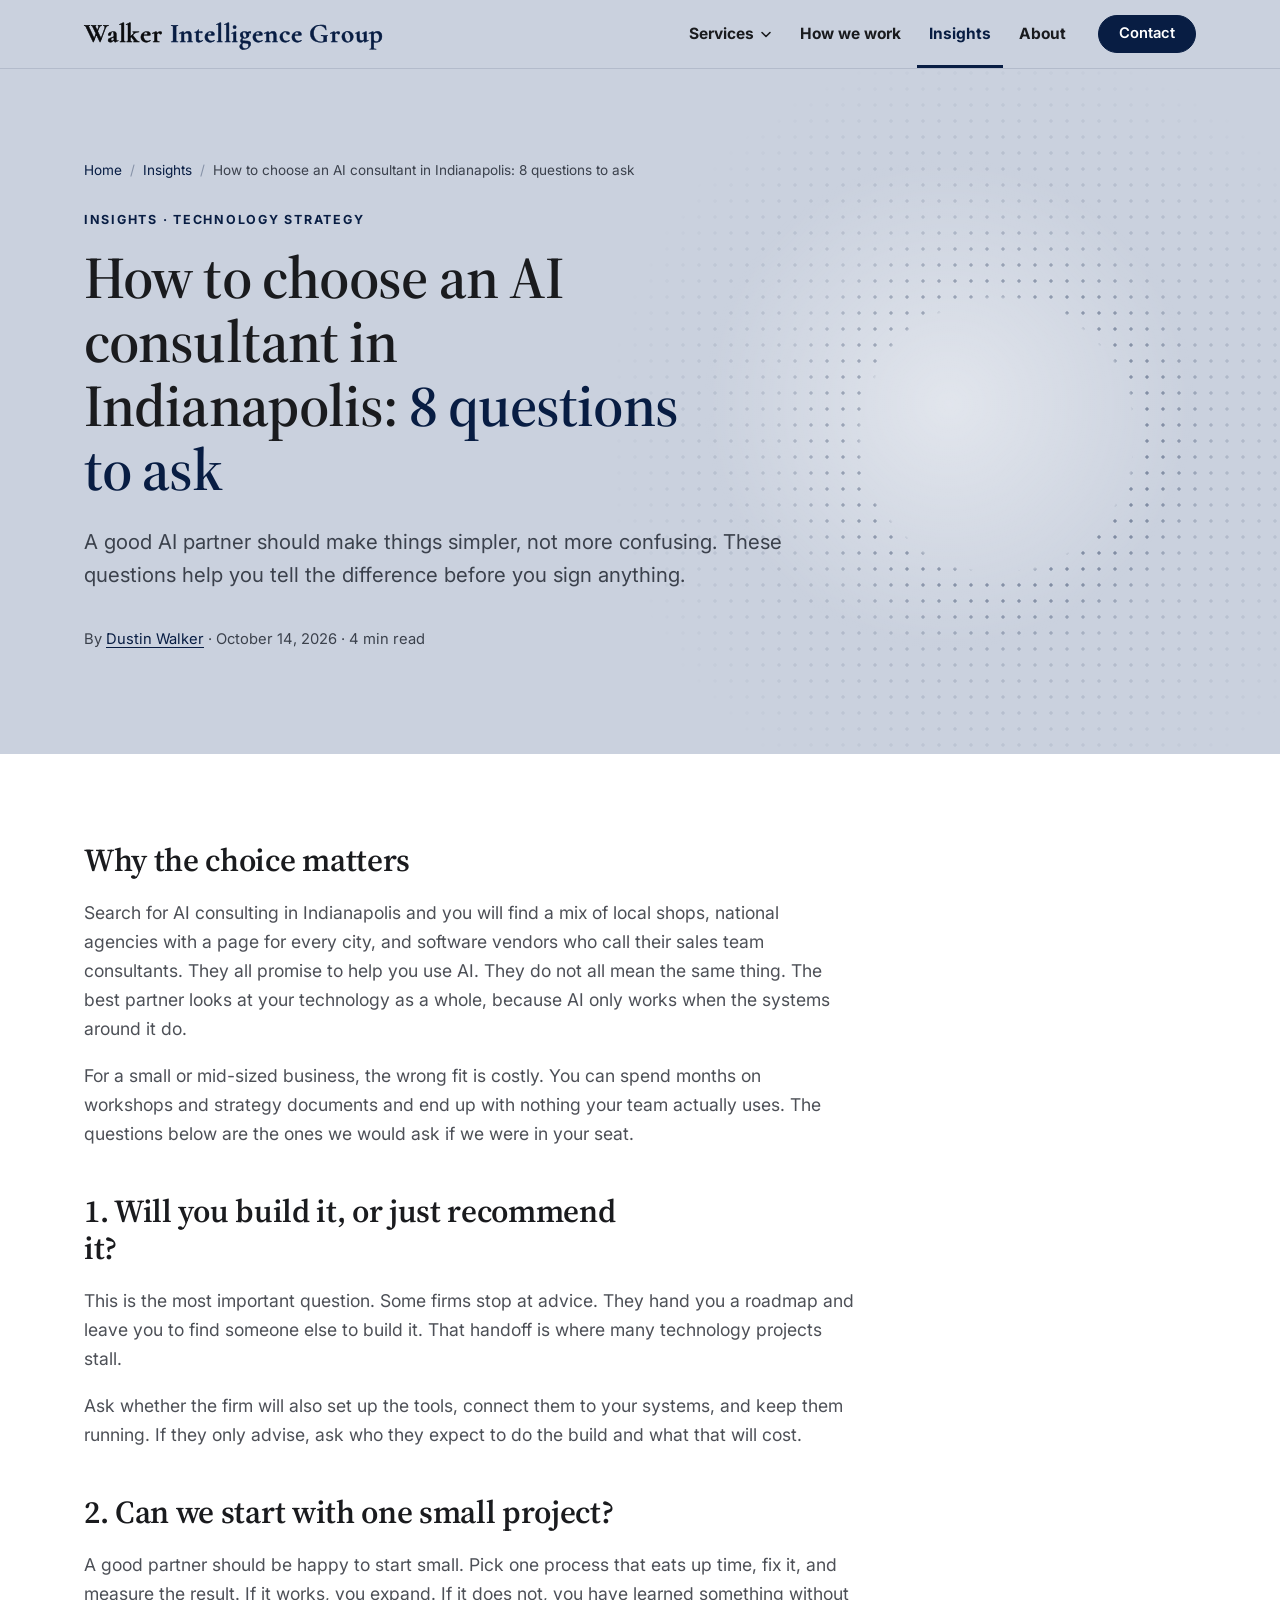
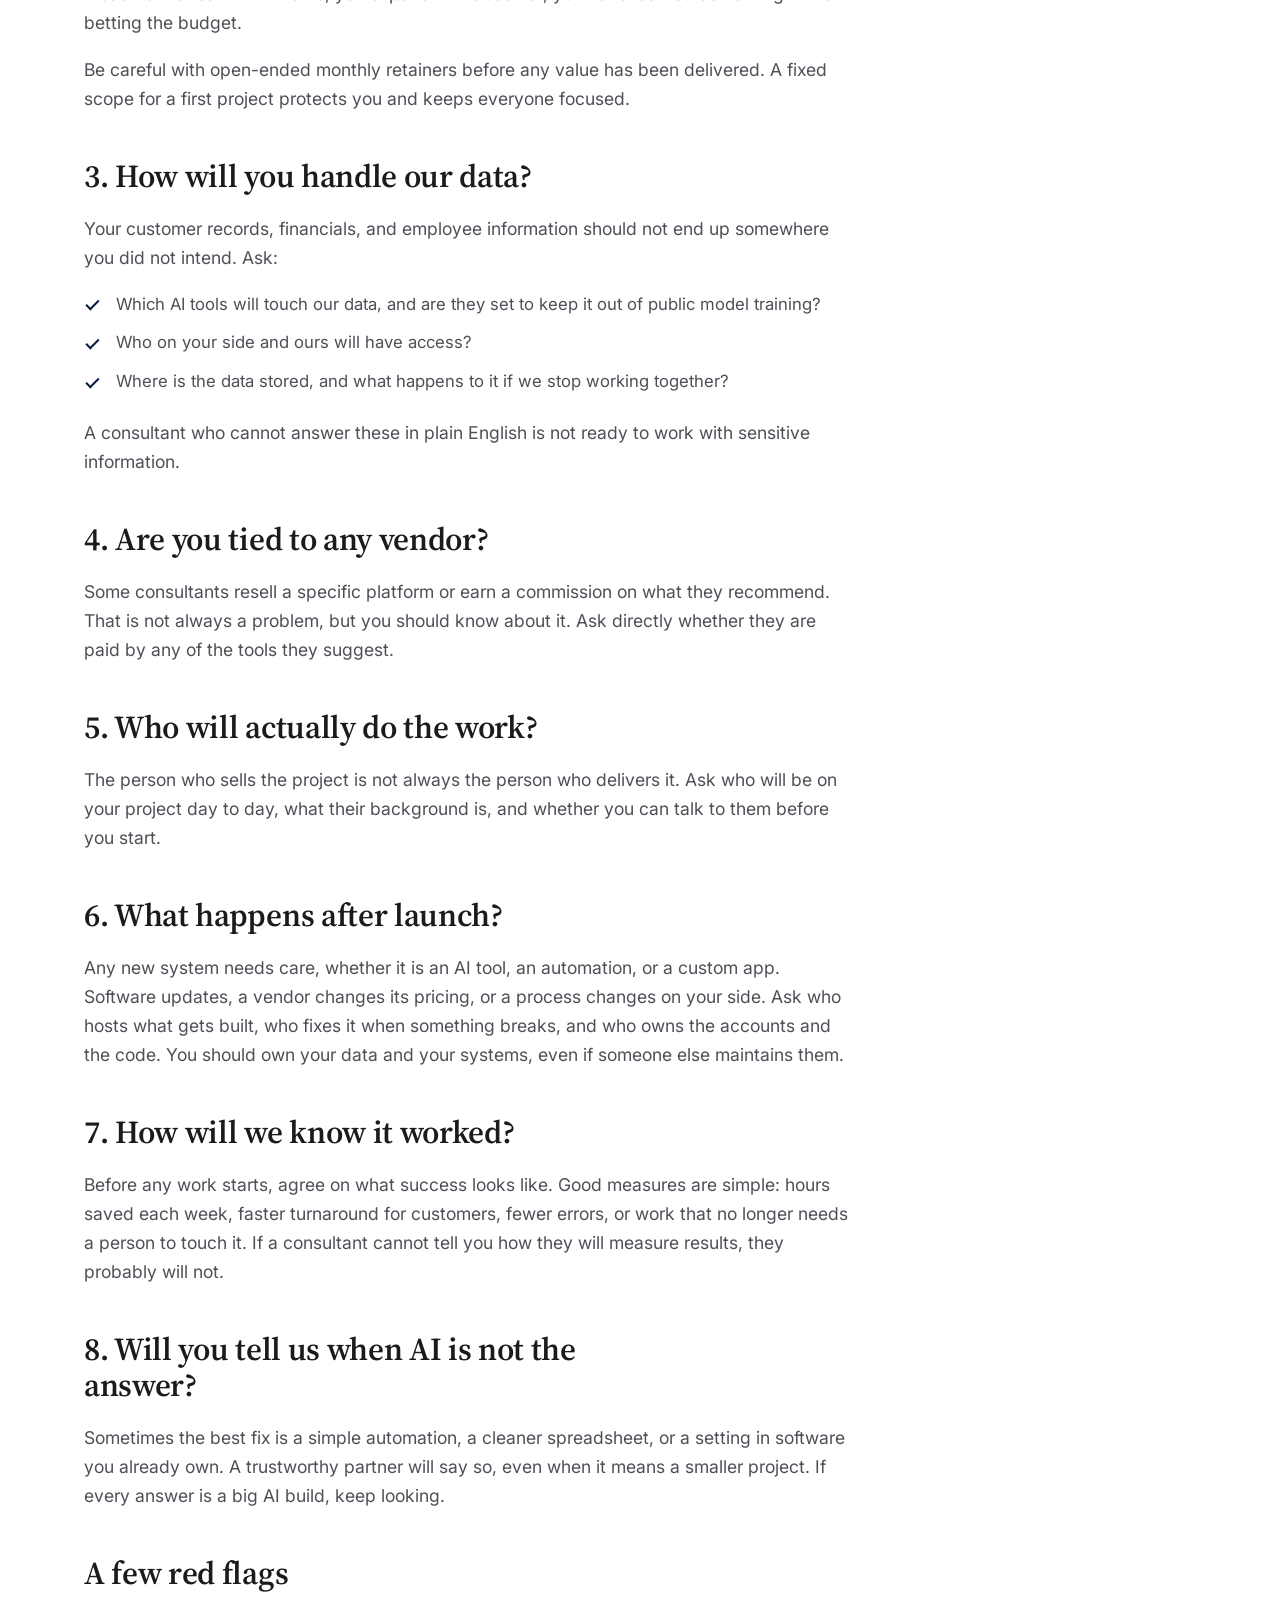
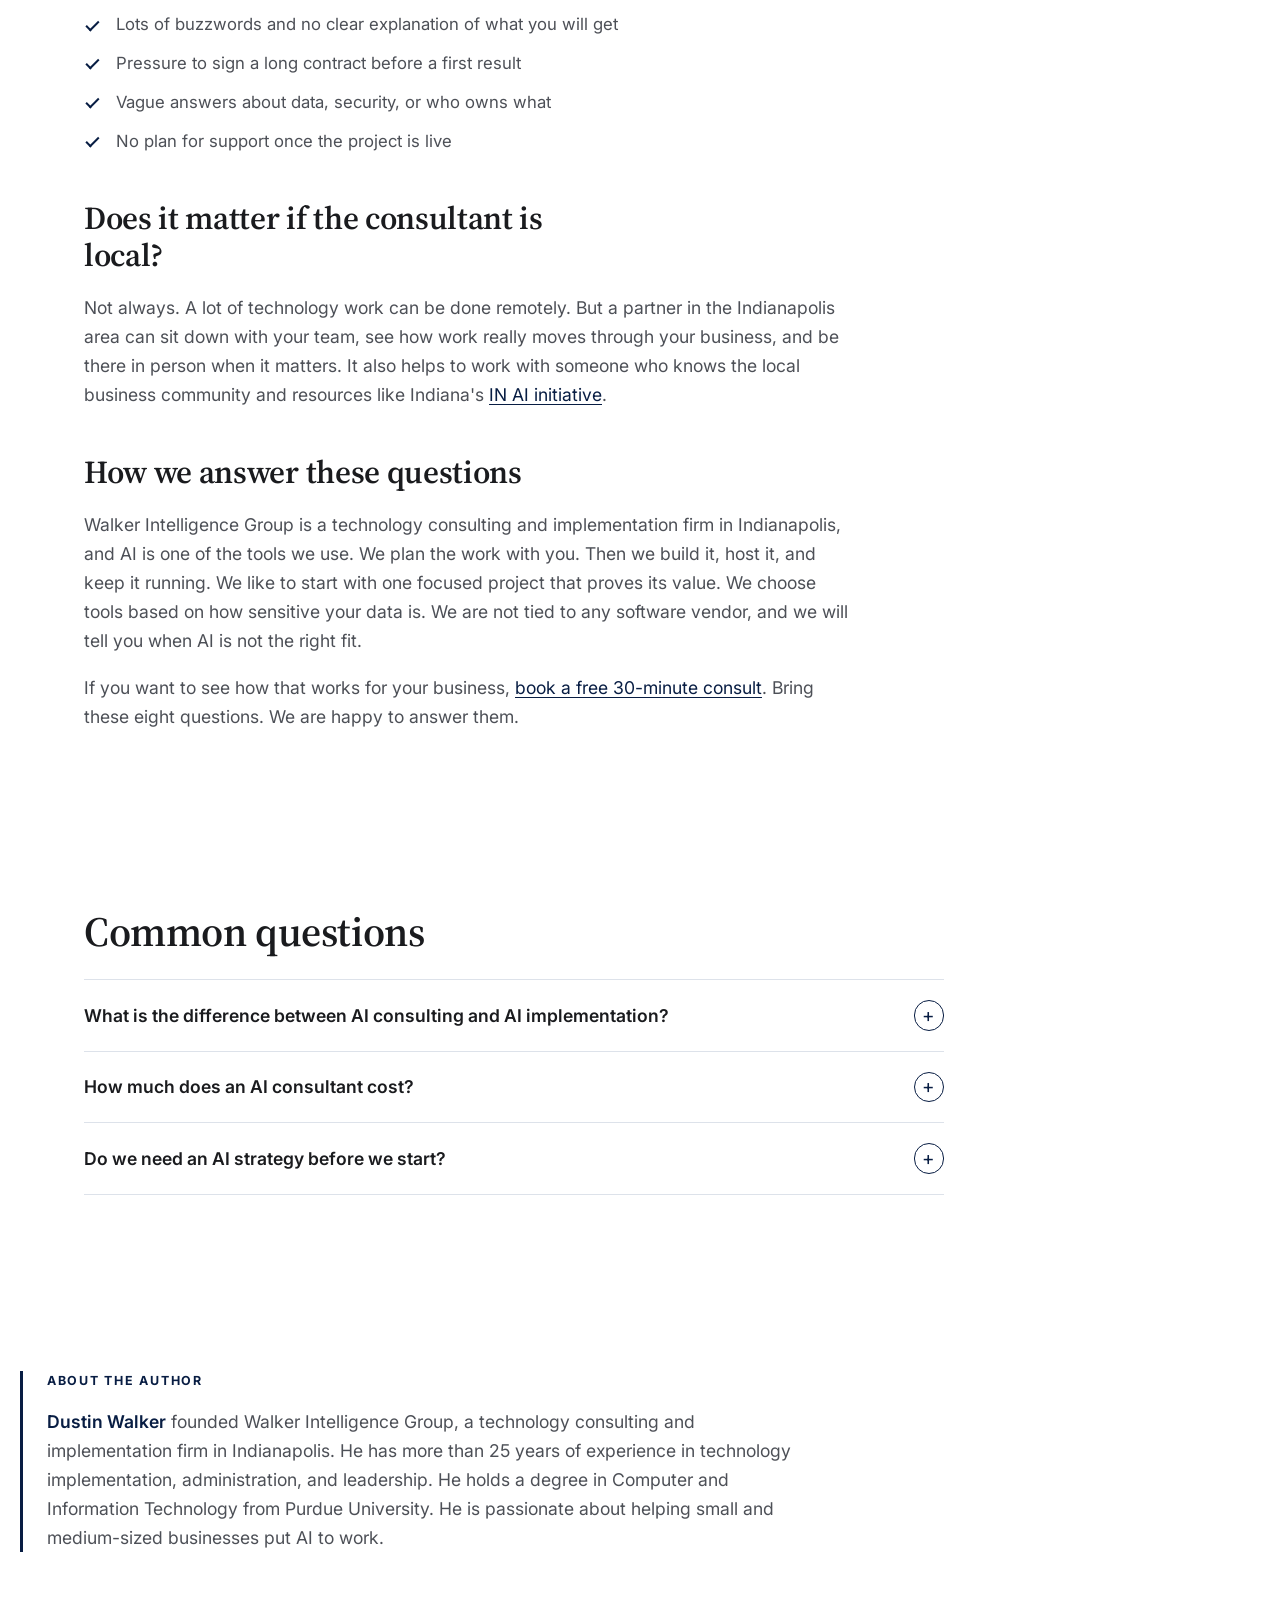
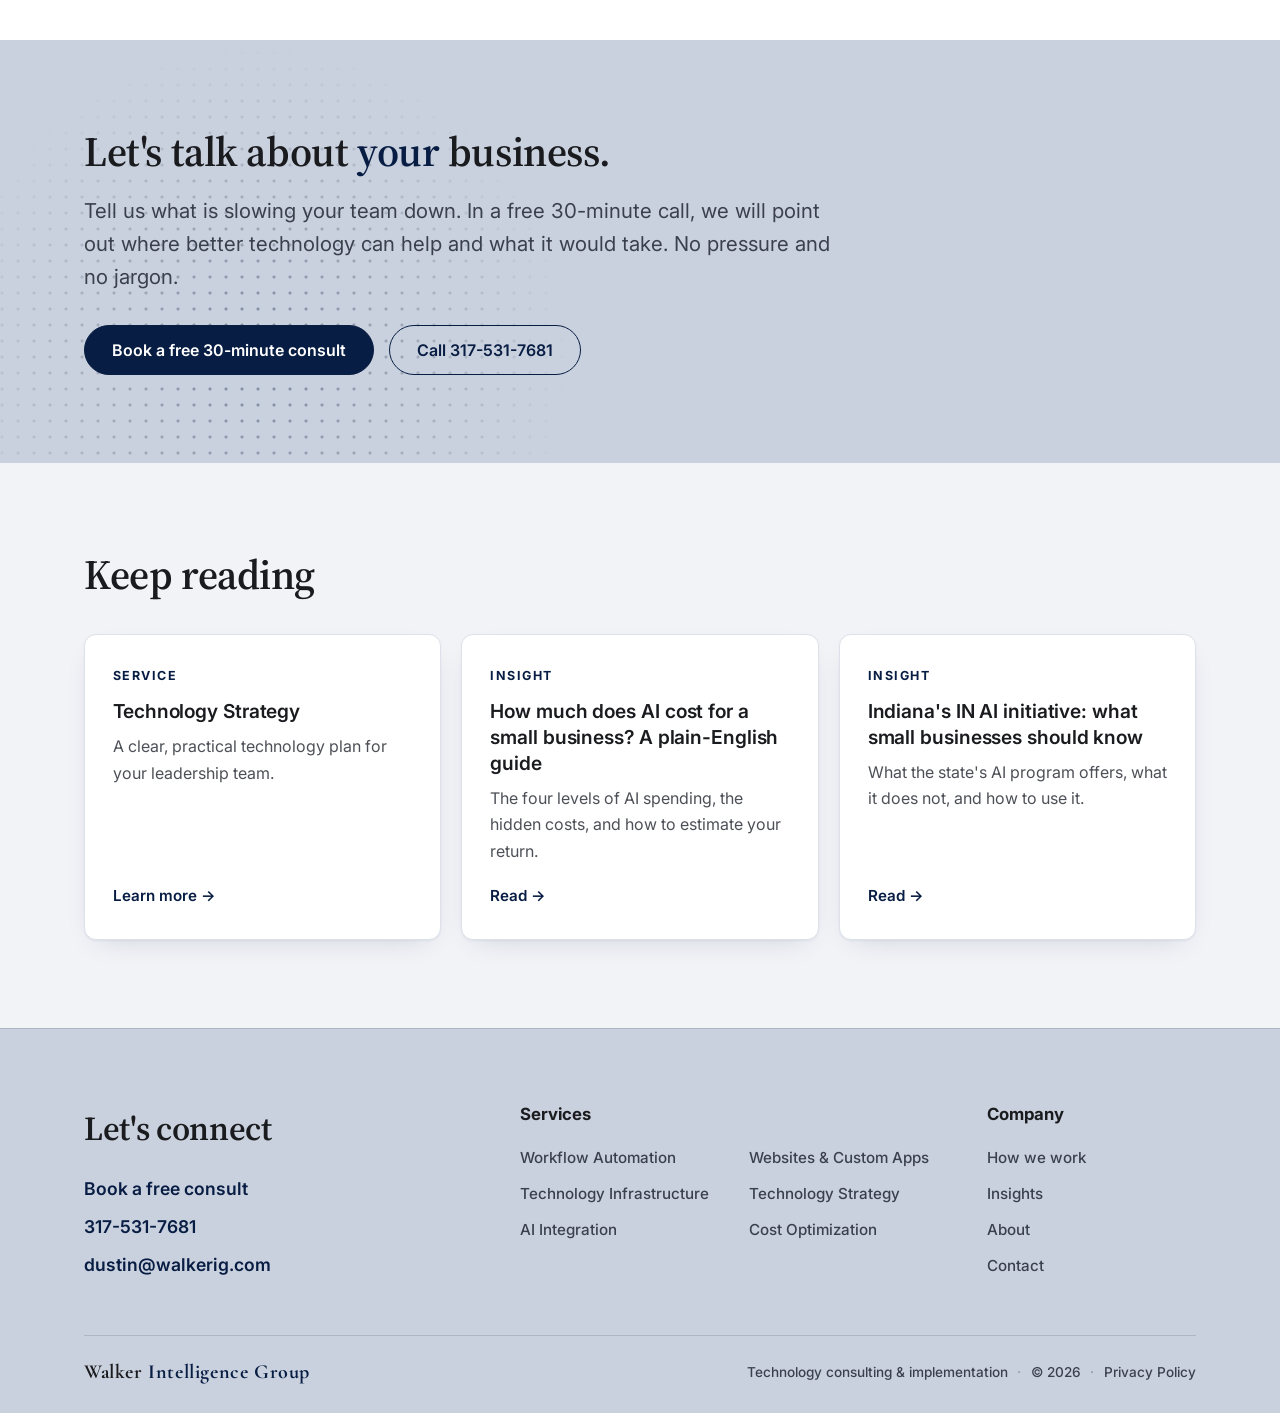
<file: insights/how-to-choose-an-ai-consultant-indianapolis/index.html>
<!DOCTYPE html>
<html lang="en">
<head>
  <meta charset="UTF-8" />
  <meta name="viewport" content="width=device-width, initial-scale=1.0" />
  <!-- Google Analytics 4 + lead tracking -->
  <script async src="https://www.googletagmanager.com/gtag/js?id=G-RJ7RK3Y0N4"></script>
  <script>
    window.dataLayer = window.dataLayer || [];
    function gtag(){dataLayer.push(arguments);}
    gtag('js', new Date());
    gtag('config', 'G-RJ7RK3Y0N4');
    // A form submission returns here with ?sent=1 (read before page scripts strip it)
    if (new URLSearchParams(location.search).get('sent') === '1') {
      gtag('event', 'generate_lead', { form_location: location.pathname });
    }
    document.addEventListener('click', function (e) {
      var a = e.target.closest && e.target.closest('a[href]');
      if (!a) return;
      var href = a.getAttribute('href');
      if (href.indexOf('tel:') === 0) gtag('event', 'phone_click', { link_text: a.textContent.trim() });
      else if (href.indexOf('mailto:') === 0) gtag('event', 'email_click', { link_text: a.textContent.trim() });
      else if (href === '/contact/') gtag('event', 'consult_click', { link_text: a.textContent.trim() });
    });
  </script>
  <title>How to Choose an AI Consultant in Indianapolis | Walker IG</title>
  <meta name="description" content="Hiring an AI consultant in Indianapolis? Ask these 8 questions first, from who builds the solution to how your data is handled and what happens after launch." />
  <link rel="canonical" href="https://walkerig.com/insights/how-to-choose-an-ai-consultant-indianapolis/" />
  <meta name="theme-color" content="#CAD1DE" />
  <meta property="og:type" content="article" />
  <meta property="article:published_time" content="2026-10-14" />
  <meta property="article:modified_time" content="2026-10-14" />
  <meta property="article:author" content="Dustin Walker" />
  <meta property="og:site_name" content="Walker Intelligence Group" />
  <meta property="og:title" content="How to Choose an AI Consultant in Indianapolis | Walker IG" />
  <meta property="og:description" content="Hiring an AI consultant in Indianapolis? Ask these 8 questions first, from who builds the solution to how your data is handled and what happens after launch." />
  <meta property="og:url" content="https://walkerig.com/insights/how-to-choose-an-ai-consultant-indianapolis/" />
  <meta property="og:image" content="https://walkerig.com/og-image.jpg" />
  <meta property="og:image:width" content="1200" />
  <meta property="og:image:height" content="630" />
  <meta name="twitter:card" content="summary_large_image" />
  <link rel="icon" type="image/svg+xml" href="/favicon-wig.svg" />
  <link rel="icon" type="image/png" sizes="32x32" href="/favicon-32.png" />
  <link rel="apple-touch-icon" href="/apple-touch-icon.png" />
  <link rel="preconnect" href="https://fonts.googleapis.com" />
  <link rel="preconnect" href="https://fonts.gstatic.com" crossorigin />
  <link href="https://fonts.googleapis.com/css2?family=Cormorant+Garamond:wght@600;700&family=Inter:wght@400;500;600;700&family=Source+Serif+4:opsz,wght@8..60,400;8..60,600&display=swap" rel="stylesheet" />
  <link href="/assets/site.css" rel="stylesheet" />
  <script src="/assets/site.js" defer></script>
  <script type="application/ld+json">
{
  "@context": "https://schema.org",
  "@graph": [
    {
      "@type": "Article",
      "@id": "https://walkerig.com/insights/how-to-choose-an-ai-consultant-indianapolis/#article",
      "headline": "How to choose an AI consultant in Indianapolis: 8 questions to ask",
      "description": "Hiring an AI consultant in Indianapolis? Ask these 8 questions first, from who builds the solution to how your data is handled and what happens after launch.",
      "url": "https://walkerig.com/insights/how-to-choose-an-ai-consultant-indianapolis/",
      "mainEntityOfPage": "https://walkerig.com/insights/how-to-choose-an-ai-consultant-indianapolis/",
      "image": "https://walkerig.com/og-image.jpg",
      "datePublished": "2026-10-14",
      "dateModified": "2026-10-14",
      "inLanguage": "en-US",
      "author": {
        "@id": "https://walkerig.com/#founder"
      },
      "publisher": {
        "@id": "https://walkerig.com/#business"
      },
      "isPartOf": {
        "@id": "https://walkerig.com/insights/#collection"
      },
      "about": {
        "@id": "https://walkerig.com/technology-strategy/#service"
      }
    },
    {
      "@type": "Person",
      "@id": "https://walkerig.com/#founder",
      "name": "Dustin Walker",
      "jobTitle": "Founder",
      "description": "Technology leader with more than 25 years of experience in technology implementation, administration, and leadership.",
      "alumniOf": {
        "@type": "CollegeOrUniversity",
        "name": "Purdue University"
      },
      "knowsAbout": [
        "Artificial intelligence",
        "Technology implementation",
        "Systems administration",
        "IT leadership",
        "Workflow automation"
      ],
      "worksFor": {
        "@id": "https://walkerig.com/#business"
      },
      "url": "https://walkerig.com/about/"
    },
    {
      "@type": "FAQPage",
      "@id": "https://walkerig.com/insights/how-to-choose-an-ai-consultant-indianapolis/#faq",
      "mainEntity": [
        {
          "@type": "Question",
          "name": "What is the difference between AI consulting and AI implementation?",
          "acceptedAnswer": {
            "@type": "Answer",
            "text": "AI consulting is the planning: finding where AI fits, what it will cost, and what the risks are. Implementation is the doing: setting up the tools, connecting them to your systems, and keeping them running. Many small businesses need both from the same partner."
          }
        },
        {
          "@type": "Question",
          "name": "How much does an AI consultant cost?",
          "acceptedAnswer": {
            "@type": "Answer",
            "text": "It depends on the scope. Start by asking for a fixed price on one small project. Our guide on what AI costs for a small business walks through the main cost drivers."
          }
        },
        {
          "@type": "Question",
          "name": "Do we need an AI strategy before we start?",
          "acceptedAnswer": {
            "@type": "Answer",
            "text": "Not a big one. A short list of your most time-consuming tasks is enough to find a good first project. The strategy can grow from real results."
          }
        }
      ]
    },
    {
      "@type": "BreadcrumbList",
      "itemListElement": [
        {
          "@type": "ListItem",
          "position": 1,
          "name": "Home",
          "item": "https://walkerig.com/"
        },
        {
          "@type": "ListItem",
          "position": 2,
          "name": "Insights",
          "item": "https://walkerig.com/insights/"
        },
        {
          "@type": "ListItem",
          "position": 3,
          "name": "How to choose an AI consultant in Indianapolis: 8 questions to ask",
          "item": "https://walkerig.com/insights/how-to-choose-an-ai-consultant-indianapolis/"
        }
      ]
    }
  ]
}
  </script>
</head>
<body>
<header class="site-header">
  <div class="header-inner">
    <a class="brand" href="/" aria-label="Walker Intelligence Group home"><span class="brand-main">Walker <span>Intelligence Group</span></span></a>
    <nav class="primary-nav" aria-label="Main">
      <ul class="nav-list">
        <li class="nav-item">
          <button class="nav-link nav-trigger" type="button" aria-expanded="false" aria-controls="mega-services">Services <svg viewBox="0 0 12 12" aria-hidden="true"><path d="M2 4.5 6 8.5 10 4.5" fill="none" stroke="currentColor" stroke-width="1.6" stroke-linecap="round" stroke-linejoin="round"/></svg></button>
          <div class="mega" id="mega-services">
            <div class="mega-inner">
              <div>
                <p class="mega-kicker">Services</p>
                <p class="mega-title">We plan it, build it, and keep it running.</p>
                <a class="text-link" href="/#services">All services</a>
              </div>
              <ul class="mega-grid">
              <li><a href="/workflow-automation/"><strong>Workflow Automation</strong><span>Automate data entry, reporting, routing, and follow-ups.</span></a></li>
              <li><a href="/websites-custom-apps/"><strong>Websites &amp; Custom Apps</strong><span>Lead-generating websites, portals, dashboards, and custom tools.</span></a></li>
              <li><a href="/technology-infrastructure/"><strong>Technology Infrastructure</strong><span>Cloud setup, backups, security, and technology audits.</span></a></li>
              <li><a href="/technology-strategy/"><strong>Technology Strategy</strong><span>A clear, practical technology plan for your leadership team.</span></a></li>
              <li><a href="/ai-integration/"><strong>AI Integration</strong><span>Put AI to work on documents, email, and repetitive knowledge work.</span></a></li>
              <li><a href="/cost-optimization/"><strong>Cost Optimization</strong><span>Cut software waste, right-size cloud spend, automate manual work.</span></a></li>
              </ul>
            </div>
          </div>
        </li>
        <li class="nav-item"><a class="nav-link" href="/#approach">How we work</a></li>
        <li class="nav-item"><a class="nav-link" href="/insights/" aria-current="page">Insights</a></li>
        <li class="nav-item"><a class="nav-link" href="/about/">About</a></li>
      </ul>
    </nav>
    <div class="header-actions">
    <a class="btn btn-sm" href="/contact/">Contact</a>
      <button class="menu-toggle" type="button" aria-expanded="false" aria-controls="mobile-menu" aria-label="Open menu"><span></span><span></span><span></span></button>
    </div>
  </div>
  <div class="mobile-menu" id="mobile-menu" hidden>
    <span class="mobile-label">Services</span>
    <ul>
      <li><a href="/workflow-automation/">Workflow Automation</a></li>
      <li><a href="/websites-custom-apps/">Websites &amp; Custom Apps</a></li>
      <li><a href="/technology-infrastructure/">Technology Infrastructure</a></li>
      <li><a href="/technology-strategy/">Technology Strategy</a></li>
      <li><a href="/ai-integration/">AI Integration</a></li>
      <li><a href="/cost-optimization/">Cost Optimization</a></li>
    </ul>
    <span class="mobile-label">Company</span>
    <ul>
      <li><a href="/#approach">How we work</a></li>
      <li><a href="/insights/">Insights</a></li>
      <li><a href="/about/">About</a></li>
      <li><a href="/contact/">Contact</a></li>
    </ul>
    <div class="mobile-cta">
      <a class="btn" href="/contact/">Book a free 30-minute consult</a>
    </div>
    <div class="mobile-contact"><a href="tel:+13175317681">317-531-7681</a><a href="mailto:dustin@walkerig.com">dustin@walkerig.com</a></div>
  </div>
</header>

<main>
  <article>
    <section class="hero">
      <div class="wrap">
        <nav class="crumbs" aria-label="Breadcrumb"><a href="/">Home</a><span class="sep" aria-hidden="true">/</span><a href="/insights/">Insights</a><span class="sep" aria-hidden="true">/</span><span aria-current="page">How to choose an AI consultant in Indianapolis: 8 questions to ask</span></nav>
        <span class="eyebrow">Insights &middot; Technology Strategy</span>
        <h1 class="article-title">How to choose an AI consultant in Indianapolis: <em>8 questions to ask</em></h1>
        <p class="lede">A good AI partner should make things simpler, not more confusing. These questions help you tell the difference before you sign anything.</p>
        <p class="byline">By <a href="/about/">Dustin Walker</a> &middot; <time datetime="2026-10-14">October 14, 2026</time> &middot; 4 min read</p>
      </div>
    </section>

    <section>
      <div class="wrap prose article-body">
        <h2>Why the choice matters</h2>
        <p>Search for AI consulting in Indianapolis and you will find a mix of local shops, national agencies with a page for every city, and software vendors who call their sales team consultants. They all promise to help you use AI. They do not all mean the same thing. The best partner looks at your technology as a whole, because AI only works when the systems around it do.</p>
        <p>For a small or mid-sized business, the wrong fit is costly. You can spend months on workshops and strategy documents and end up with nothing your team actually uses. The questions below are the ones we would ask if we were in your seat.</p>
        <h2>1. Will you build it, or just recommend it?</h2>
        <p>This is the most important question. Some firms stop at advice. They hand you a roadmap and leave you to find someone else to build it. That handoff is where many technology projects stall.</p>
        <p>Ask whether the firm will also set up the tools, connect them to your systems, and keep them running. If they only advise, ask who they expect to do the build and what that will cost.</p>
        <h2>2. Can we start with one small project?</h2>
        <p>A good partner should be happy to start small. Pick one process that eats up time, fix it, and measure the result. If it works, you expand. If it does not, you have learned something without betting the budget.</p>
        <p>Be careful with open-ended monthly retainers before any value has been delivered. A fixed scope for a first project protects you and keeps everyone focused.</p>
        <h2>3. How will you handle our data?</h2>
        <p>Your customer records, financials, and employee information should not end up somewhere you did not intend. Ask:</p>
        <ul>
          <li>Which AI tools will touch our data, and are they set to keep it out of public model training?</li>
          <li>Who on your side and ours will have access?</li>
          <li>Where is the data stored, and what happens to it if we stop working together?</li>
        </ul>
        <p>A consultant who cannot answer these in plain English is not ready to work with sensitive information.</p>
        <h2>4. Are you tied to any vendor?</h2>
        <p>Some consultants resell a specific platform or earn a commission on what they recommend. That is not always a problem, but you should know about it. Ask directly whether they are paid by any of the tools they suggest.</p>
        <h2>5. Who will actually do the work?</h2>
        <p>The person who sells the project is not always the person who delivers it. Ask who will be on your project day to day, what their background is, and whether you can talk to them before you start.</p>
        <h2>6. What happens after launch?</h2>
        <p>Any new system needs care, whether it is an AI tool, an automation, or a custom app. Software updates, a vendor changes its pricing, or a process changes on your side. Ask who hosts what gets built, who fixes it when something breaks, and who owns the accounts and the code. You should own your data and your systems, even if someone else maintains them.</p>
        <h2>7. How will we know it worked?</h2>
        <p>Before any work starts, agree on what success looks like. Good measures are simple: hours saved each week, faster turnaround for customers, fewer errors, or work that no longer needs a person to touch it. If a consultant cannot tell you how they will measure results, they probably will not.</p>
        <h2>8. Will you tell us when AI is not the answer?</h2>
        <p>Sometimes the best fix is a simple automation, a cleaner spreadsheet, or a setting in software you already own. A trustworthy partner will say so, even when it means a smaller project. If every answer is a big AI build, keep looking.</p>
        <h2>A few red flags</h2>
        <ul>
          <li>Lots of buzzwords and no clear explanation of what you will get</li>
          <li>Pressure to sign a long contract before a first result</li>
          <li>Vague answers about data, security, or who owns what</li>
          <li>No plan for support once the project is live</li>
        </ul>
        <h2>Does it matter if the consultant is local?</h2>
        <p>Not always. A lot of technology work can be done remotely. But a partner in the Indianapolis area can sit down with your team, see how work really moves through your business, and be there in person when it matters. It also helps to work with someone who knows the local business community and resources like Indiana's <a href="/insights/indiana-in-ai-initiative-small-business/">IN AI initiative</a>.</p>
        <h2>How we answer these questions</h2>
        <p>Walker Intelligence Group is a technology consulting and implementation firm in Indianapolis, and AI is one of the tools we use. We plan the work with you. Then we build it, host it, and keep it running. We like to start with one focused project that proves its value. We choose tools based on how sensitive your data is. We are not tied to any software vendor, and we will tell you when AI is not the right fit.</p>
        <p>If you want to see how that works for your business, <a href="/contact/">book a free 30-minute consult</a>. Bring these eight questions. We are happy to answer them.</p>
      </div>
    </section>

    <section>
      <div class="wrap">
        <h2>Common questions</h2>
        <div class="faq">
        <details><summary>What is the difference between AI consulting and AI implementation?</summary><p>AI consulting is the planning: finding where AI fits, what it will cost, and what the risks are. Implementation is the doing: setting up the tools, connecting them to your systems, and keeping them running. Many small businesses need both from the same partner.</p></details>
        <details><summary>How much does an AI consultant cost?</summary><p>It depends on the scope. Start by asking for a fixed price on one small project. Our guide on what AI costs for a small business walks through the main cost drivers.</p></details>
        <details><summary>Do we need an AI strategy before we start?</summary><p>Not a big one. A short list of your most time-consuming tasks is enough to find a good first project. The strategy can grow from real results.</p></details>
        </div>
      </div>
    </section>

    <section>
      <div class="wrap prose author-box">
        <span class="eyebrow">About the author</span>
        <p><a href="/about/">Dustin Walker</a> founded Walker Intelligence Group, a technology consulting and implementation firm in Indianapolis. He has more than 25 years of experience in technology implementation, administration, and leadership. He holds a degree in Computer and Information Technology from Purdue University. He is passionate about helping small and medium-sized businesses put AI to work.</p>
      </div>
    </section>
  </article>

  <section class="cta-band">
    <div class="wrap">
      <h2>Let's talk about <em>your</em> business.</h2>
      <p class="lede">Tell us what is slowing your team down. In a free 30-minute call, we will point out where better technology can help and what it would take. No pressure and no jargon.</p>
      <div class="cta-row">
        <a class="btn" href="/contact/">Book a free 30-minute consult</a>
        <a class="btn btn-ghost" href="tel:+13175317681">Call 317-531-7681</a>
      </div>
    </div>
  </section>

  <section>
    <div class="wrap">
      <h2>Keep reading</h2>
      <div class="grid">
        <a class="card" href="/technology-strategy/"><span class="num">Service</span><h3>Technology Strategy</h3><p>A clear, practical technology plan for your leadership team.</p><span class="more">Learn more</span></a>
        <a class="card" href="/insights/how-much-does-ai-cost-small-business/"><span class="num">Insight</span><h3>How much does AI cost for a small business? A plain-English guide</h3><p>The four levels of AI spending, the hidden costs, and how to estimate your return.</p><span class="more">Read</span></a>
        <a class="card" href="/insights/indiana-in-ai-initiative-small-business/"><span class="num">Insight</span><h3>Indiana's IN AI initiative: what small businesses should know</h3><p>What the state&#x27;s AI program offers, what it does not, and how to use it.</p><span class="more">Read</span></a>
      </div>
    </div>
  </section>
</main>
<footer class="site-footer">
  <div class="wrap">
    <div class="footer-grid">
      <div class="footer-connect">
        <h4>Let's connect</h4>
        <ul>
          <li><a href="/contact/">Book a free consult</a></li>
          <li><a href="tel:+13175317681">317-531-7681</a></li>
          <li><a href="mailto:dustin@walkerig.com">dustin@walkerig.com</a></li>
        </ul>
      </div>
      <nav aria-label="Services">
        <h4>Services</h4>
        <ul class="footer-two-col">
          <li><a href="/workflow-automation/">Workflow Automation</a></li>
          <li><a href="/websites-custom-apps/">Websites &amp; Custom Apps</a></li>
          <li><a href="/technology-infrastructure/">Technology Infrastructure</a></li>
          <li><a href="/technology-strategy/">Technology Strategy</a></li>
          <li><a href="/ai-integration/">AI Integration</a></li>
          <li><a href="/cost-optimization/">Cost Optimization</a></li>
        </ul>
      </nav>
      <nav aria-label="Company">
        <h4>Company</h4>
        <ul>
          <li><a href="/#approach">How we work</a></li>
          <li><a href="/insights/">Insights</a></li>
          <li><a href="/about/">About</a></li>
          <li><a href="/contact/">Contact</a></li>
        </ul>
      </nav>
    </div>
    <div class="footer-base">
      <a class="footer-name" href="/">Walker <span>Intelligence Group</span></a>
      <span>Technology consulting &amp; implementation<span class="sep" aria-hidden="true">&middot;</span>&copy; 2026<span class="sep" aria-hidden="true">&middot;</span><a href="/privacy/">Privacy Policy</a></span>
    </div>
  </div>
</footer>
</body>
</html>
</file>
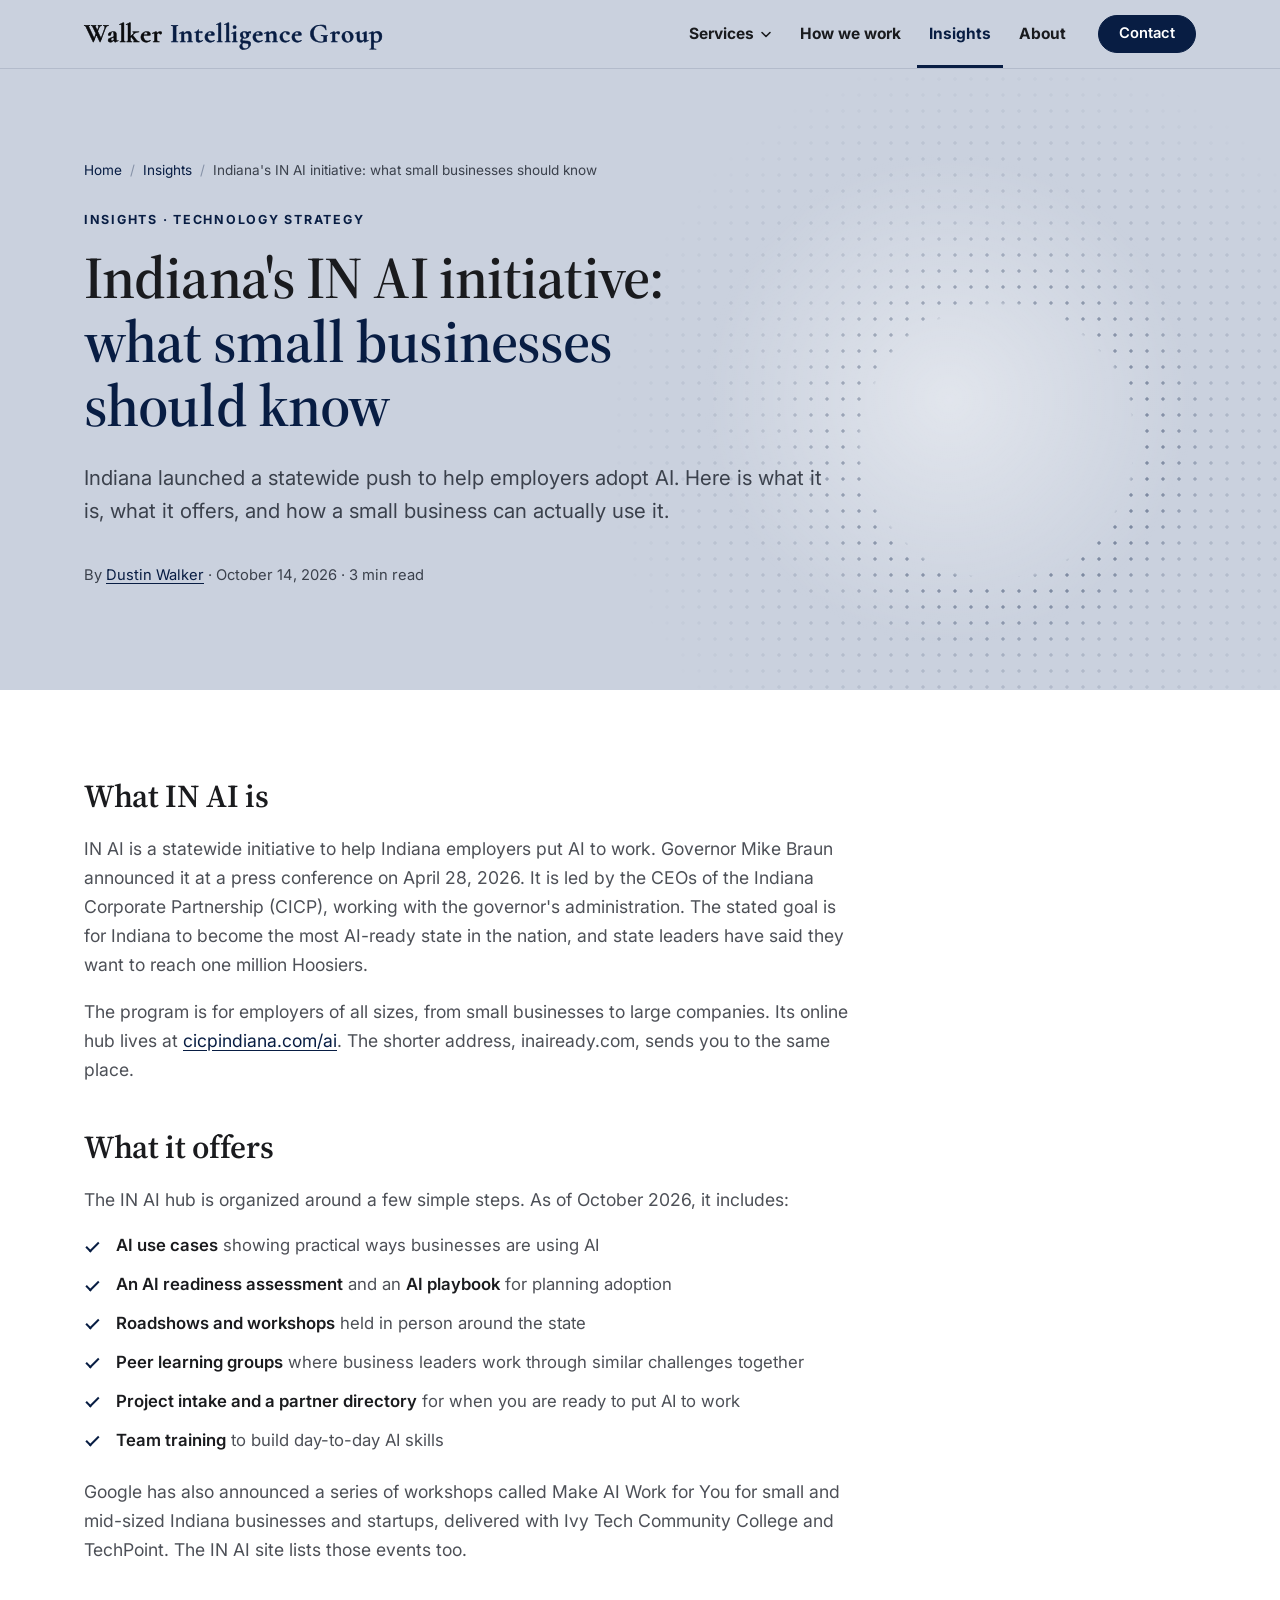
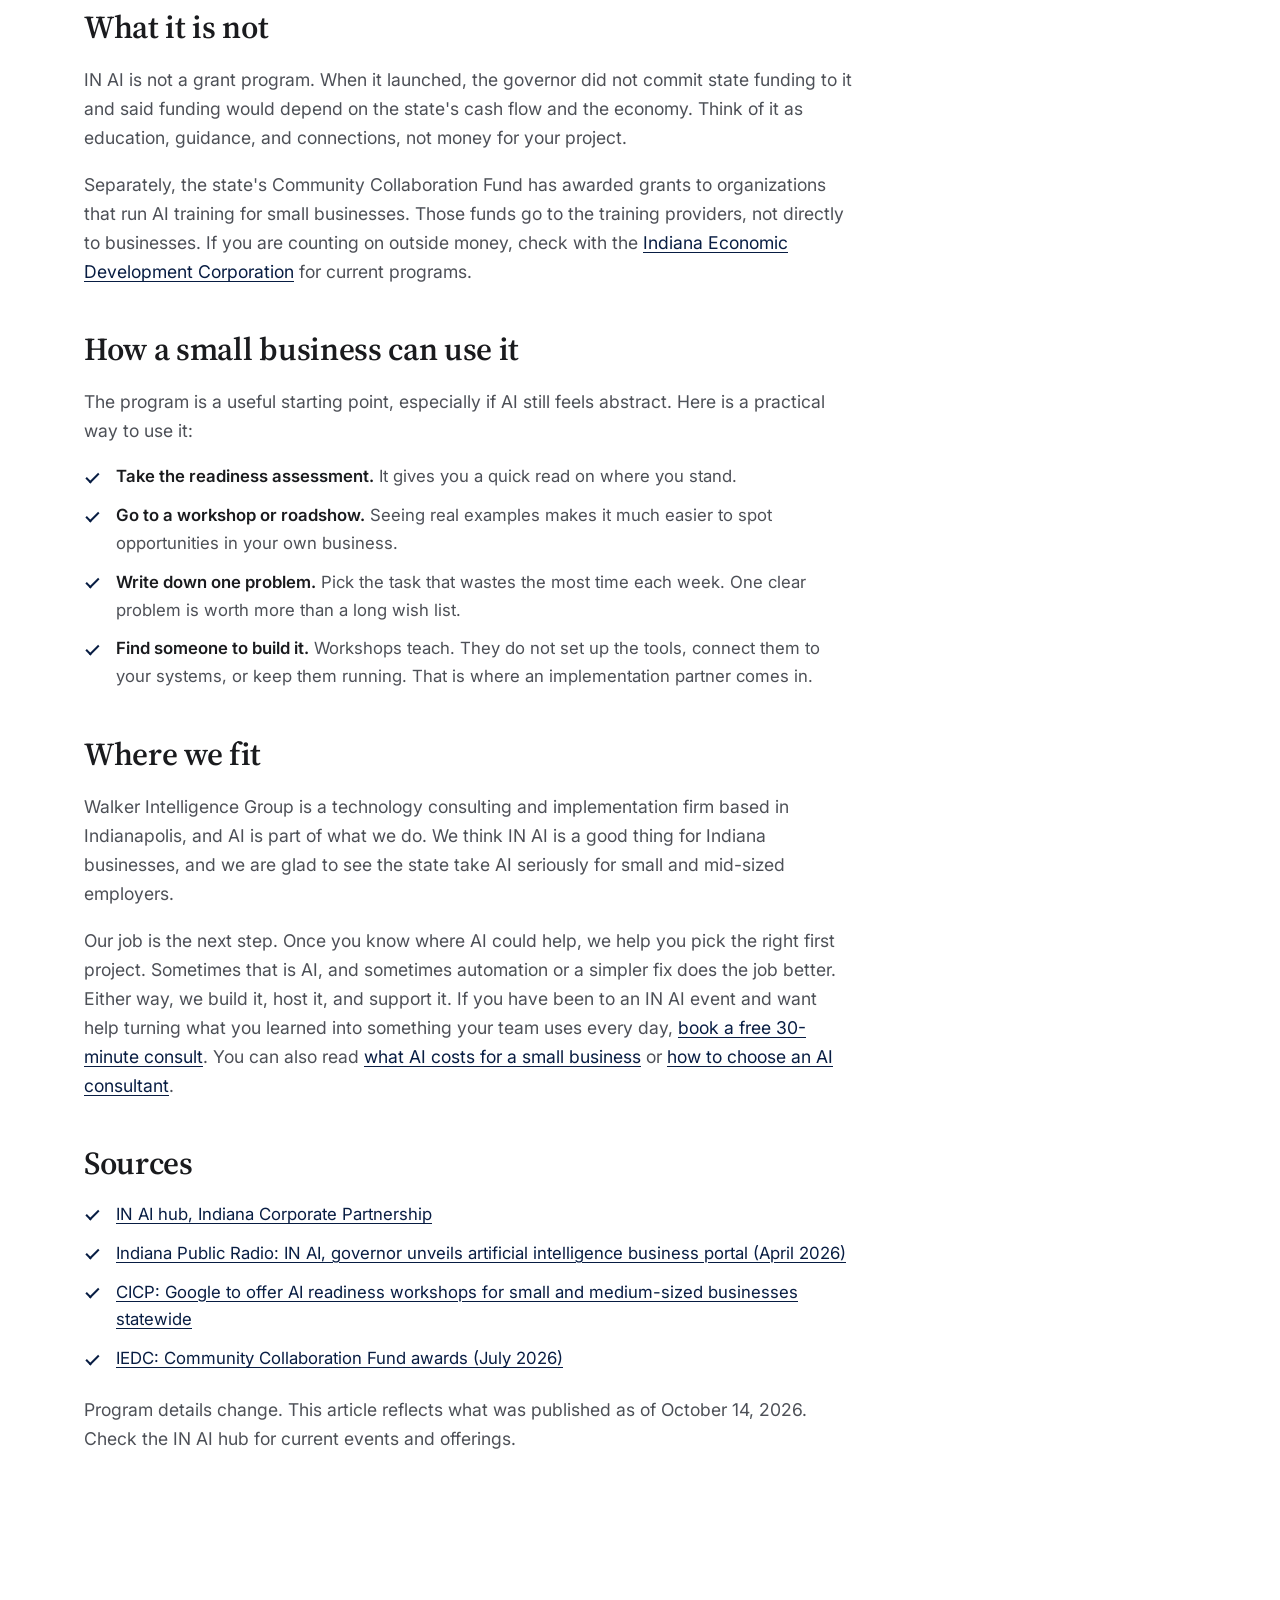
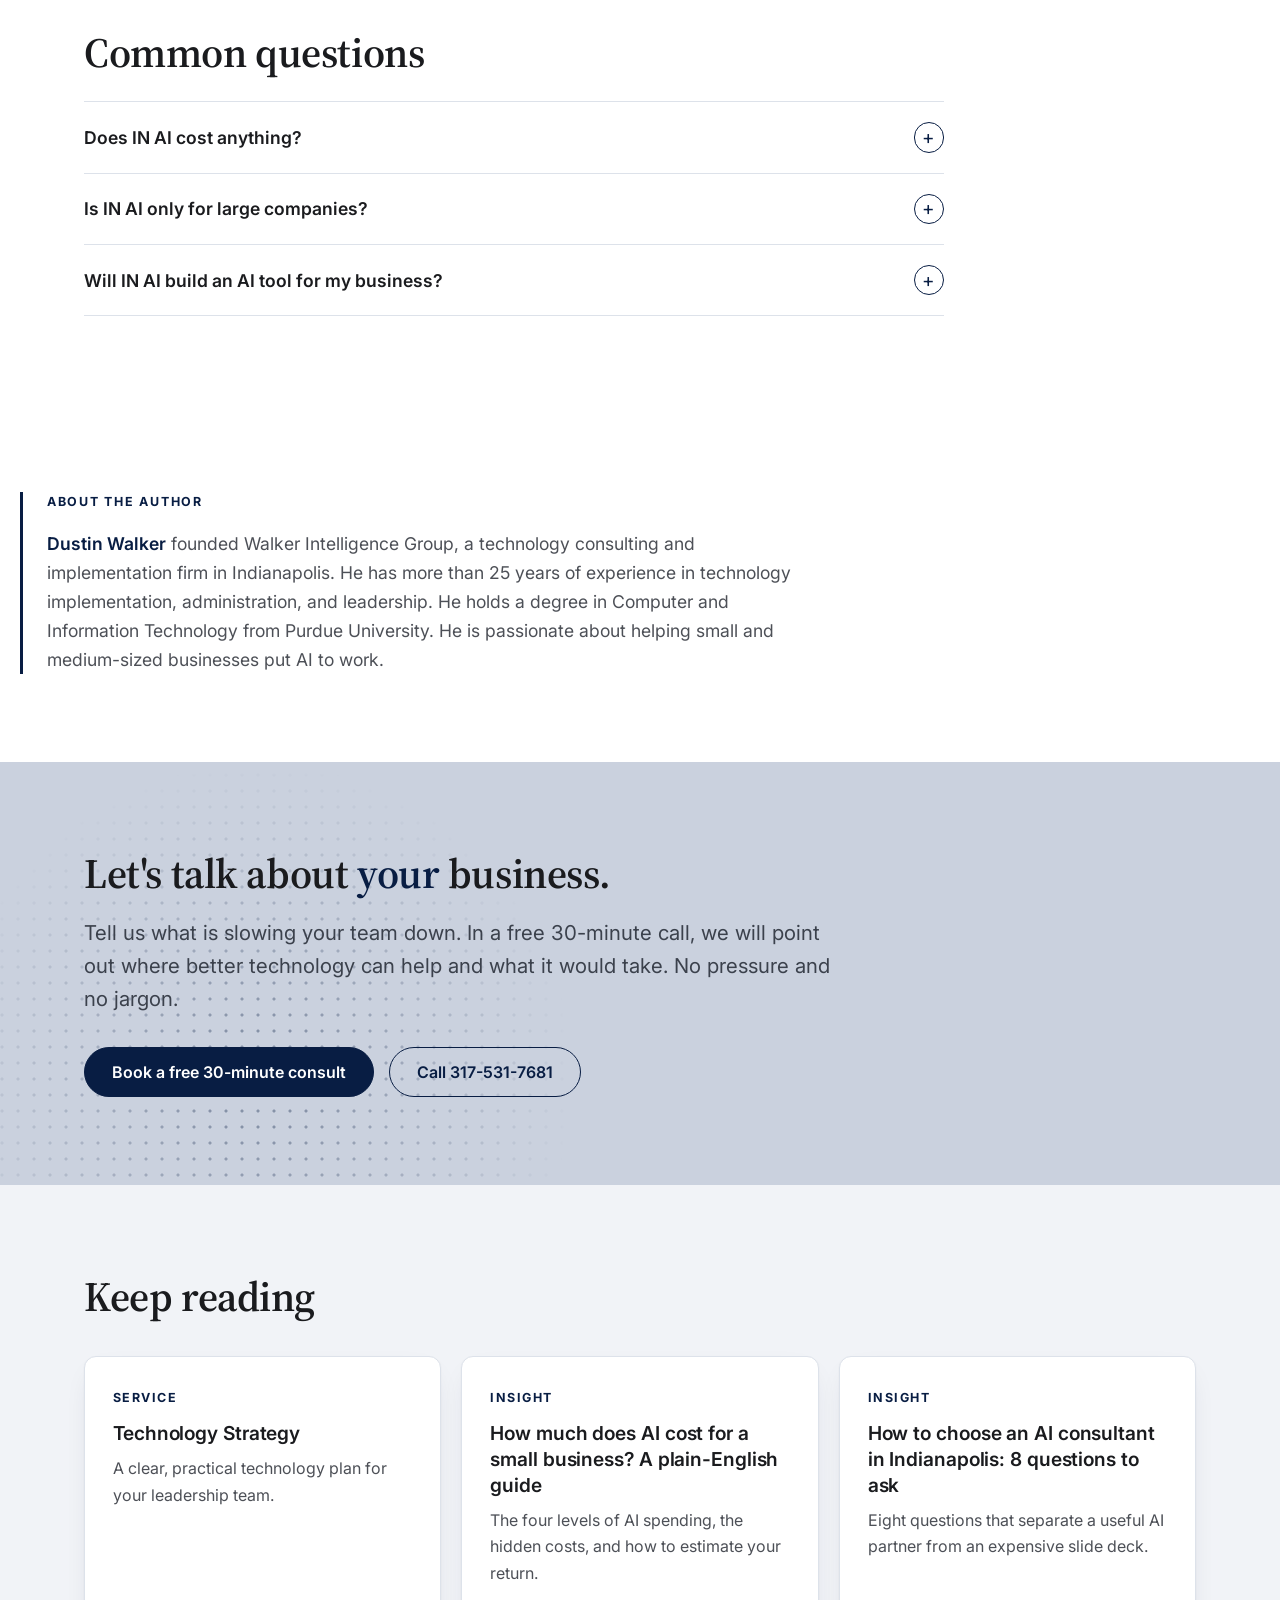
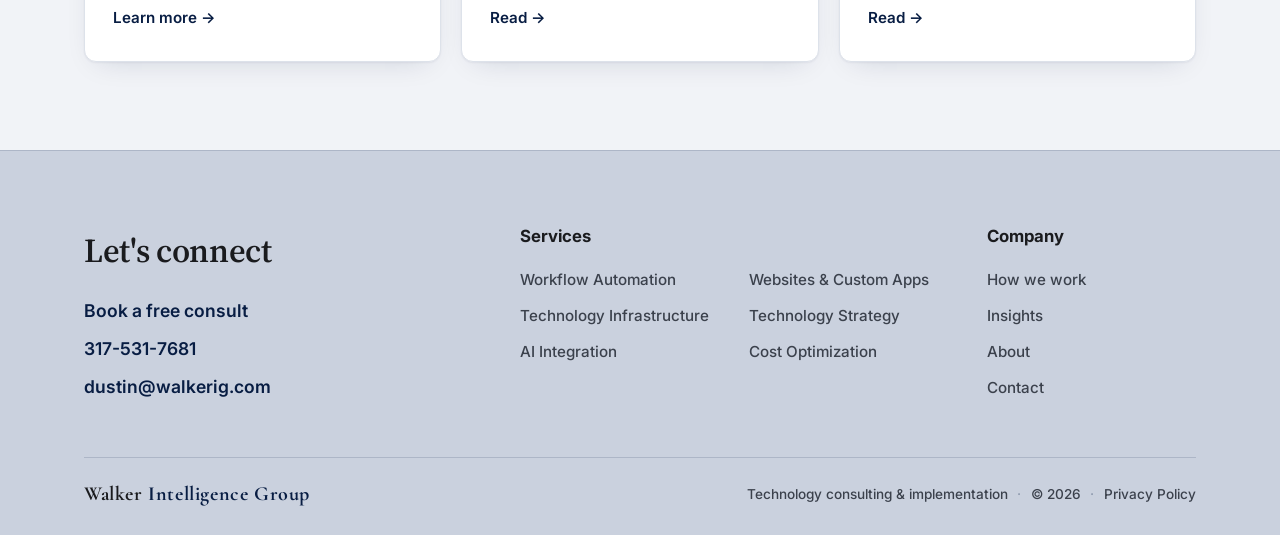
<file: insights/indiana-in-ai-initiative-small-business/index.html>
<!DOCTYPE html>
<html lang="en">
<head>
  <meta charset="UTF-8" />
  <meta name="viewport" content="width=device-width, initial-scale=1.0" />
  <!-- Google Analytics 4 + lead tracking -->
  <script async src="https://www.googletagmanager.com/gtag/js?id=G-RJ7RK3Y0N4"></script>
  <script>
    window.dataLayer = window.dataLayer || [];
    function gtag(){dataLayer.push(arguments);}
    gtag('js', new Date());
    gtag('config', 'G-RJ7RK3Y0N4');
    // A form submission returns here with ?sent=1 (read before page scripts strip it)
    if (new URLSearchParams(location.search).get('sent') === '1') {
      gtag('event', 'generate_lead', { form_location: location.pathname });
    }
    document.addEventListener('click', function (e) {
      var a = e.target.closest && e.target.closest('a[href]');
      if (!a) return;
      var href = a.getAttribute('href');
      if (href.indexOf('tel:') === 0) gtag('event', 'phone_click', { link_text: a.textContent.trim() });
      else if (href.indexOf('mailto:') === 0) gtag('event', 'email_click', { link_text: a.textContent.trim() });
      else if (href === '/contact/') gtag('event', 'consult_click', { link_text: a.textContent.trim() });
    });
  </script>
  <title>Indiana IN AI Initiative: Small Business Guide | Walker IG</title>
  <meta name="description" content="What Indiana&#x27;s IN AI initiative offers small businesses, what it does not, and how to use its workshops and readiness tools to start your first AI project." />
  <link rel="canonical" href="https://walkerig.com/insights/indiana-in-ai-initiative-small-business/" />
  <meta name="theme-color" content="#CAD1DE" />
  <meta property="og:type" content="article" />
  <meta property="article:published_time" content="2026-10-14" />
  <meta property="article:modified_time" content="2026-10-14" />
  <meta property="article:author" content="Dustin Walker" />
  <meta property="og:site_name" content="Walker Intelligence Group" />
  <meta property="og:title" content="Indiana IN AI Initiative: Small Business Guide | Walker IG" />
  <meta property="og:description" content="What Indiana&#x27;s IN AI initiative offers small businesses, what it does not, and how to use its workshops and readiness tools to start your first AI project." />
  <meta property="og:url" content="https://walkerig.com/insights/indiana-in-ai-initiative-small-business/" />
  <meta property="og:image" content="https://walkerig.com/og-image.jpg" />
  <meta property="og:image:width" content="1200" />
  <meta property="og:image:height" content="630" />
  <meta name="twitter:card" content="summary_large_image" />
  <link rel="icon" type="image/svg+xml" href="/favicon-wig.svg" />
  <link rel="icon" type="image/png" sizes="32x32" href="/favicon-32.png" />
  <link rel="apple-touch-icon" href="/apple-touch-icon.png" />
  <link rel="preconnect" href="https://fonts.googleapis.com" />
  <link rel="preconnect" href="https://fonts.gstatic.com" crossorigin />
  <link href="https://fonts.googleapis.com/css2?family=Cormorant+Garamond:wght@600;700&family=Inter:wght@400;500;600;700&family=Source+Serif+4:opsz,wght@8..60,400;8..60,600&display=swap" rel="stylesheet" />
  <link href="/assets/site.css" rel="stylesheet" />
  <script src="/assets/site.js" defer></script>
  <script type="application/ld+json">
{
  "@context": "https://schema.org",
  "@graph": [
    {
      "@type": "Article",
      "@id": "https://walkerig.com/insights/indiana-in-ai-initiative-small-business/#article",
      "headline": "Indiana's IN AI initiative: what small businesses should know",
      "description": "What Indiana's IN AI initiative offers small businesses, what it does not, and how to use its workshops and readiness tools to start your first AI project.",
      "url": "https://walkerig.com/insights/indiana-in-ai-initiative-small-business/",
      "mainEntityOfPage": "https://walkerig.com/insights/indiana-in-ai-initiative-small-business/",
      "image": "https://walkerig.com/og-image.jpg",
      "datePublished": "2026-10-14",
      "dateModified": "2026-10-14",
      "inLanguage": "en-US",
      "author": {
        "@id": "https://walkerig.com/#founder"
      },
      "publisher": {
        "@id": "https://walkerig.com/#business"
      },
      "isPartOf": {
        "@id": "https://walkerig.com/insights/#collection"
      },
      "about": {
        "@id": "https://walkerig.com/technology-strategy/#service"
      }
    },
    {
      "@type": "Person",
      "@id": "https://walkerig.com/#founder",
      "name": "Dustin Walker",
      "jobTitle": "Founder",
      "description": "Technology leader with more than 25 years of experience in technology implementation, administration, and leadership.",
      "alumniOf": {
        "@type": "CollegeOrUniversity",
        "name": "Purdue University"
      },
      "knowsAbout": [
        "Artificial intelligence",
        "Technology implementation",
        "Systems administration",
        "IT leadership",
        "Workflow automation"
      ],
      "worksFor": {
        "@id": "https://walkerig.com/#business"
      },
      "url": "https://walkerig.com/about/"
    },
    {
      "@type": "FAQPage",
      "@id": "https://walkerig.com/insights/indiana-in-ai-initiative-small-business/#faq",
      "mainEntity": [
        {
          "@type": "Question",
          "name": "Does IN AI cost anything?",
          "acceptedAnswer": {
            "@type": "Answer",
            "text": "The IN AI site does not list pricing for its resources. Check each workshop or event listing for details."
          }
        },
        {
          "@type": "Question",
          "name": "Is IN AI only for large companies?",
          "acceptedAnswer": {
            "@type": "Answer",
            "text": "No. It is meant for Indiana employers of all sizes, and small businesses are a stated focus."
          }
        },
        {
          "@type": "Question",
          "name": "Will IN AI build an AI tool for my business?",
          "acceptedAnswer": {
            "@type": "Answer",
            "text": "The program focuses on education, assessments, peer learning, and connecting businesses with partners. To get a tool built and running, you will work with an implementation partner."
          }
        }
      ]
    },
    {
      "@type": "BreadcrumbList",
      "itemListElement": [
        {
          "@type": "ListItem",
          "position": 1,
          "name": "Home",
          "item": "https://walkerig.com/"
        },
        {
          "@type": "ListItem",
          "position": 2,
          "name": "Insights",
          "item": "https://walkerig.com/insights/"
        },
        {
          "@type": "ListItem",
          "position": 3,
          "name": "Indiana's IN AI initiative: what small businesses should know",
          "item": "https://walkerig.com/insights/indiana-in-ai-initiative-small-business/"
        }
      ]
    }
  ]
}
  </script>
</head>
<body>
<header class="site-header">
  <div class="header-inner">
    <a class="brand" href="/" aria-label="Walker Intelligence Group home"><span class="brand-main">Walker <span>Intelligence Group</span></span></a>
    <nav class="primary-nav" aria-label="Main">
      <ul class="nav-list">
        <li class="nav-item">
          <button class="nav-link nav-trigger" type="button" aria-expanded="false" aria-controls="mega-services">Services <svg viewBox="0 0 12 12" aria-hidden="true"><path d="M2 4.5 6 8.5 10 4.5" fill="none" stroke="currentColor" stroke-width="1.6" stroke-linecap="round" stroke-linejoin="round"/></svg></button>
          <div class="mega" id="mega-services">
            <div class="mega-inner">
              <div>
                <p class="mega-kicker">Services</p>
                <p class="mega-title">We plan it, build it, and keep it running.</p>
                <a class="text-link" href="/#services">All services</a>
              </div>
              <ul class="mega-grid">
              <li><a href="/workflow-automation/"><strong>Workflow Automation</strong><span>Automate data entry, reporting, routing, and follow-ups.</span></a></li>
              <li><a href="/websites-custom-apps/"><strong>Websites &amp; Custom Apps</strong><span>Lead-generating websites, portals, dashboards, and custom tools.</span></a></li>
              <li><a href="/technology-infrastructure/"><strong>Technology Infrastructure</strong><span>Cloud setup, backups, security, and technology audits.</span></a></li>
              <li><a href="/technology-strategy/"><strong>Technology Strategy</strong><span>A clear, practical technology plan for your leadership team.</span></a></li>
              <li><a href="/ai-integration/"><strong>AI Integration</strong><span>Put AI to work on documents, email, and repetitive knowledge work.</span></a></li>
              <li><a href="/cost-optimization/"><strong>Cost Optimization</strong><span>Cut software waste, right-size cloud spend, automate manual work.</span></a></li>
              </ul>
            </div>
          </div>
        </li>
        <li class="nav-item"><a class="nav-link" href="/#approach">How we work</a></li>
        <li class="nav-item"><a class="nav-link" href="/insights/" aria-current="page">Insights</a></li>
        <li class="nav-item"><a class="nav-link" href="/about/">About</a></li>
      </ul>
    </nav>
    <div class="header-actions">
    <a class="btn btn-sm" href="/contact/">Contact</a>
      <button class="menu-toggle" type="button" aria-expanded="false" aria-controls="mobile-menu" aria-label="Open menu"><span></span><span></span><span></span></button>
    </div>
  </div>
  <div class="mobile-menu" id="mobile-menu" hidden>
    <span class="mobile-label">Services</span>
    <ul>
      <li><a href="/workflow-automation/">Workflow Automation</a></li>
      <li><a href="/websites-custom-apps/">Websites &amp; Custom Apps</a></li>
      <li><a href="/technology-infrastructure/">Technology Infrastructure</a></li>
      <li><a href="/technology-strategy/">Technology Strategy</a></li>
      <li><a href="/ai-integration/">AI Integration</a></li>
      <li><a href="/cost-optimization/">Cost Optimization</a></li>
    </ul>
    <span class="mobile-label">Company</span>
    <ul>
      <li><a href="/#approach">How we work</a></li>
      <li><a href="/insights/">Insights</a></li>
      <li><a href="/about/">About</a></li>
      <li><a href="/contact/">Contact</a></li>
    </ul>
    <div class="mobile-cta">
      <a class="btn" href="/contact/">Book a free 30-minute consult</a>
    </div>
    <div class="mobile-contact"><a href="tel:+13175317681">317-531-7681</a><a href="mailto:dustin@walkerig.com">dustin@walkerig.com</a></div>
  </div>
</header>

<main>
  <article>
    <section class="hero">
      <div class="wrap">
        <nav class="crumbs" aria-label="Breadcrumb"><a href="/">Home</a><span class="sep" aria-hidden="true">/</span><a href="/insights/">Insights</a><span class="sep" aria-hidden="true">/</span><span aria-current="page">Indiana&#x27;s IN AI initiative: what small businesses should know</span></nav>
        <span class="eyebrow">Insights &middot; Technology Strategy</span>
        <h1 class="article-title">Indiana's IN AI initiative: <em>what small businesses should know</em></h1>
        <p class="lede">Indiana launched a statewide push to help employers adopt AI. Here is what it is, what it offers, and how a small business can actually use it.</p>
        <p class="byline">By <a href="/about/">Dustin Walker</a> &middot; <time datetime="2026-10-14">October 14, 2026</time> &middot; 3 min read</p>
      </div>
    </section>

    <section>
      <div class="wrap prose article-body">
        <h2>What IN AI is</h2>
        <p>IN AI is a statewide initiative to help Indiana employers put AI to work. Governor Mike Braun announced it at a press conference on April 28, 2026. It is led by the CEOs of the Indiana Corporate Partnership (CICP), working with the governor's administration. The stated goal is for Indiana to become the most AI-ready state in the nation, and state leaders have said they want to reach one million Hoosiers.</p>
        <p>The program is for employers of all sizes, from small businesses to large companies. Its online hub lives at <a href="https://www.cicpindiana.com/ai/" rel="noopener">cicpindiana.com/ai</a>. The shorter address, inaiready.com, sends you to the same place.</p>
        <h2>What it offers</h2>
        <p>The IN AI hub is organized around a few simple steps. As of October 2026, it includes:</p>
        <ul>
          <li><strong>AI use cases</strong> showing practical ways businesses are using AI</li>
          <li><strong>An AI readiness assessment</strong> and an <strong>AI playbook</strong> for planning adoption</li>
          <li><strong>Roadshows and workshops</strong> held in person around the state</li>
          <li><strong>Peer learning groups</strong> where business leaders work through similar challenges together</li>
          <li><strong>Project intake and a partner directory</strong> for when you are ready to put AI to work</li>
          <li><strong>Team training</strong> to build day-to-day AI skills</li>
        </ul>
        <p>Google has also announced a series of workshops called Make AI Work for You for small and mid-sized Indiana businesses and startups, delivered with Ivy Tech Community College and TechPoint. The IN AI site lists those events too.</p>
        <h2>What it is not</h2>
        <p>IN AI is not a grant program. When it launched, the governor did not commit state funding to it and said funding would depend on the state's cash flow and the economy. Think of it as education, guidance, and connections, not money for your project.</p>
        <p>Separately, the state's Community Collaboration Fund has awarded grants to organizations that run AI training for small businesses. Those funds go to the training providers, not directly to businesses. If you are counting on outside money, check with the <a href="https://iedc.in.gov/" rel="noopener">Indiana Economic Development Corporation</a> for current programs.</p>
        <h2>How a small business can use it</h2>
        <p>The program is a useful starting point, especially if AI still feels abstract. Here is a practical way to use it:</p>
        <ul>
          <li><strong>Take the readiness assessment.</strong> It gives you a quick read on where you stand.</li>
          <li><strong>Go to a workshop or roadshow.</strong> Seeing real examples makes it much easier to spot opportunities in your own business.</li>
          <li><strong>Write down one problem.</strong> Pick the task that wastes the most time each week. One clear problem is worth more than a long wish list.</li>
          <li><strong>Find someone to build it.</strong> Workshops teach. They do not set up the tools, connect them to your systems, or keep them running. That is where an implementation partner comes in.</li>
        </ul>
        <h2>Where we fit</h2>
        <p>Walker Intelligence Group is a technology consulting and implementation firm based in Indianapolis, and AI is part of what we do. We think IN AI is a good thing for Indiana businesses, and we are glad to see the state take AI seriously for small and mid-sized employers.</p>
        <p>Our job is the next step. Once you know where AI could help, we help you pick the right first project. Sometimes that is AI, and sometimes automation or a simpler fix does the job better. Either way, we build it, host it, and support it. If you have been to an IN AI event and want help turning what you learned into something your team uses every day, <a href="/contact/">book a free 30-minute consult</a>. You can also read <a href="/insights/how-much-does-ai-cost-small-business/">what AI costs for a small business</a> or <a href="/insights/how-to-choose-an-ai-consultant-indianapolis/">how to choose an AI consultant</a>.</p>
        <h2>Sources</h2>
        <ul>
          <li><a href="https://www.cicpindiana.com/ai/" rel="noopener">IN AI hub, Indiana Corporate Partnership</a></li>
          <li><a href="https://indianapublicradio.org/news/2026/04/in-ai-governor-unveils-artificial-intelligence-business-portal/" rel="noopener">Indiana Public Radio: IN AI, governor unveils artificial intelligence business portal (April 2026)</a></li>
          <li><a href="https://www.cicpindiana.com/?p=17961" rel="noopener">CICP: Google to offer AI readiness workshops for small and medium-sized businesses statewide</a></li>
          <li><a href="https://iedc.in.gov/events/news/details/2026/07/06/gov.-braun-strengthens-indiana-entrepreneurship-through-community-grants" rel="noopener">IEDC: Community Collaboration Fund awards (July 2026)</a></li>
        </ul>
        <p>Program details change. This article reflects what was published as of October 14, 2026. Check the IN AI hub for current events and offerings.</p>
      </div>
    </section>

    <section>
      <div class="wrap">
        <h2>Common questions</h2>
        <div class="faq">
        <details><summary>Does IN AI cost anything?</summary><p>The IN AI site does not list pricing for its resources. Check each workshop or event listing for details.</p></details>
        <details><summary>Is IN AI only for large companies?</summary><p>No. It is meant for Indiana employers of all sizes, and small businesses are a stated focus.</p></details>
        <details><summary>Will IN AI build an AI tool for my business?</summary><p>The program focuses on education, assessments, peer learning, and connecting businesses with partners. To get a tool built and running, you will work with an implementation partner.</p></details>
        </div>
      </div>
    </section>

    <section>
      <div class="wrap prose author-box">
        <span class="eyebrow">About the author</span>
        <p><a href="/about/">Dustin Walker</a> founded Walker Intelligence Group, a technology consulting and implementation firm in Indianapolis. He has more than 25 years of experience in technology implementation, administration, and leadership. He holds a degree in Computer and Information Technology from Purdue University. He is passionate about helping small and medium-sized businesses put AI to work.</p>
      </div>
    </section>
  </article>

  <section class="cta-band">
    <div class="wrap">
      <h2>Let's talk about <em>your</em> business.</h2>
      <p class="lede">Tell us what is slowing your team down. In a free 30-minute call, we will point out where better technology can help and what it would take. No pressure and no jargon.</p>
      <div class="cta-row">
        <a class="btn" href="/contact/">Book a free 30-minute consult</a>
        <a class="btn btn-ghost" href="tel:+13175317681">Call 317-531-7681</a>
      </div>
    </div>
  </section>

  <section>
    <div class="wrap">
      <h2>Keep reading</h2>
      <div class="grid">
        <a class="card" href="/technology-strategy/"><span class="num">Service</span><h3>Technology Strategy</h3><p>A clear, practical technology plan for your leadership team.</p><span class="more">Learn more</span></a>
        <a class="card" href="/insights/how-much-does-ai-cost-small-business/"><span class="num">Insight</span><h3>How much does AI cost for a small business? A plain-English guide</h3><p>The four levels of AI spending, the hidden costs, and how to estimate your return.</p><span class="more">Read</span></a>
        <a class="card" href="/insights/how-to-choose-an-ai-consultant-indianapolis/"><span class="num">Insight</span><h3>How to choose an AI consultant in Indianapolis: 8 questions to ask</h3><p>Eight questions that separate a useful AI partner from an expensive slide deck.</p><span class="more">Read</span></a>
      </div>
    </div>
  </section>
</main>
<footer class="site-footer">
  <div class="wrap">
    <div class="footer-grid">
      <div class="footer-connect">
        <h4>Let's connect</h4>
        <ul>
          <li><a href="/contact/">Book a free consult</a></li>
          <li><a href="tel:+13175317681">317-531-7681</a></li>
          <li><a href="mailto:dustin@walkerig.com">dustin@walkerig.com</a></li>
        </ul>
      </div>
      <nav aria-label="Services">
        <h4>Services</h4>
        <ul class="footer-two-col">
          <li><a href="/workflow-automation/">Workflow Automation</a></li>
          <li><a href="/websites-custom-apps/">Websites &amp; Custom Apps</a></li>
          <li><a href="/technology-infrastructure/">Technology Infrastructure</a></li>
          <li><a href="/technology-strategy/">Technology Strategy</a></li>
          <li><a href="/ai-integration/">AI Integration</a></li>
          <li><a href="/cost-optimization/">Cost Optimization</a></li>
        </ul>
      </nav>
      <nav aria-label="Company">
        <h4>Company</h4>
        <ul>
          <li><a href="/#approach">How we work</a></li>
          <li><a href="/insights/">Insights</a></li>
          <li><a href="/about/">About</a></li>
          <li><a href="/contact/">Contact</a></li>
        </ul>
      </nav>
    </div>
    <div class="footer-base">
      <a class="footer-name" href="/">Walker <span>Intelligence Group</span></a>
      <span>Technology consulting &amp; implementation<span class="sep" aria-hidden="true">&middot;</span>&copy; 2026<span class="sep" aria-hidden="true">&middot;</span><a href="/privacy/">Privacy Policy</a></span>
    </div>
  </div>
</footer>
</body>
</html>
</file>
<file: assets/site.css>
/* Walker Intelligence Group: shared styles for every page (homepage included). */
*, *::before, *::after { box-sizing: border-box; margin: 0; padding: 0; }

:root {
  --bg:        #ffffff;
  --bg-alt:    #f1f3f7;
  --surface:   #CAD1DE;   /* header, hero, call-to-action, footer */
  --navy:      #081D43;   /* brand accent: buttons, links, highlights */
  --navy-2:    #1f3d73;   /* navy hover */
  --on-surface:   #1a1b1e;   /* headings on the gray surface */
  --on-surface-2: #3b414c;   /* body text on the gray surface */
  --text:      #1a1b1e;
  --text-2:    #4d5057;
  --muted:     #6c6f76;
  --line:      #dde2ea;
  --sans:      'Inter', system-ui, -apple-system, 'Segoe UI', Roboto, sans-serif;
  --serif:     'Cormorant Garamond', Georgia, serif;   /* wordmark only */
  --display:   'Source Serif 4', Georgia, serif;       /* headings */
  --gutter:    clamp(1.25rem, 5vw, 4rem);
  --max:       1240px;
  --radius:    12px;
  --shadow:    0 1px 2px rgba(8,29,67,0.05), 0 10px 28px -14px rgba(8,29,67,0.18);
  --shadow-up: 0 2px 4px rgba(8,29,67,0.06), 0 18px 40px -16px rgba(8,29,67,0.28);
  --header-h:  68px;
}

html { scroll-behavior: smooth; scroll-padding-top: calc(var(--header-h) + 12px); }

body {
  background: var(--bg);
  color: var(--text);
  font-family: var(--sans);
  font-size: 17px;
  line-height: 1.65;
  -webkit-font-smoothing: antialiased;
  overflow-x: hidden;
}
body.menu-open { overflow: hidden; }

a { color: var(--navy); text-underline-offset: 3px; }
a:hover { color: var(--text); }
img { max-width: 100%; height: auto; }
:focus-visible { outline: 2px solid var(--navy); outline-offset: 3px; }

.wrap { width: 100%; max-width: var(--max); margin: 0 auto; padding: 0 var(--gutter); }

/* ── BUTTONS ── */
.btn {
  display: inline-flex;
  align-items: center;
  justify-content: center;
  gap: 0.5em;
  font-family: var(--sans);
  font-size: 1rem;
  font-weight: 600;
  line-height: 1.2;
  text-decoration: none;
  text-align: center;
  white-space: nowrap;
  padding: 0.9rem 1.7rem;
  border: 1.5px solid var(--navy);
  border-radius: 999px;
  color: #fff;
  background: var(--navy);
  transition: background 0.2s, border-color 0.2s, color 0.2s, transform 0.2s, box-shadow 0.2s;
  cursor: pointer;
}
.btn:hover { color: #fff; background: var(--navy-2); border-color: var(--navy-2); transform: translateY(-1px); box-shadow: 0 10px 24px -12px rgba(8,29,67,0.6); }
.btn:active { transform: translateY(0); }
.btn-ghost { background: transparent; color: var(--text); border-color: var(--text); }
.btn-ghost:hover { background: var(--text); border-color: var(--text); color: #fff; box-shadow: none; }
.on-dark .btn-ghost, .hero .btn-ghost, .cta-band .btn-ghost { color: var(--navy); border-color: var(--navy); }
.on-dark .btn-ghost:hover, .hero .btn-ghost:hover, .cta-band .btn-ghost:hover { background: var(--navy); border-color: var(--navy); color: #fff; }
.btn-lg { font-size: 1.05rem; padding: 1rem 2rem; }
.btn-sm { font-size: 0.92rem; padding: 0.6rem 1.25rem; }

.text-link {
  display: inline-flex;
  align-items: center;
  gap: 0.4em;
  font-weight: 600;
  color: var(--navy);
  text-decoration: none;
}
.text-link::after { content: '\2192'; transition: transform 0.2s; }
.text-link:hover { color: var(--text); }
.text-link:hover::after { transform: translateX(3px); }

/* ── HEADER ── */
.site-header {
  position: sticky;
  top: 0;
  z-index: 100;
  background: var(--surface);
  color: var(--on-surface);
  border-bottom: 1px solid rgba(8,29,67,0.12);
}
.header-inner {
  display: flex;
  align-items: center;
  gap: 2rem;
  height: var(--header-h);
  max-width: var(--max);
  margin: 0 auto;
  padding: 0 var(--gutter);
}
.brand { text-decoration: none; color: var(--on-surface); flex-shrink: 0; line-height: 1; }
.brand:hover { color: var(--on-surface); }
.brand-main {
  font-family: var(--serif);
  font-size: clamp(1.35rem, 2.1vw, 1.7rem);
  font-weight: 700;
  letter-spacing: 0.03em;
  white-space: nowrap;
}
.brand-main { color: #0b0c0e; -webkit-text-stroke: 0.45px currentColor; }   /* thicken the fine serif strokes */
.brand-main span { color: var(--navy); }

.primary-nav { margin-left: auto; }   /* menu links sit with the Contact button on the right */
.nav-list { list-style: none; display: flex; align-items: center; gap: 0.25rem; }
.nav-link {
  display: inline-flex;
  align-items: center;
  gap: 0.35rem;
  height: var(--header-h);
  padding: 0 0.75rem;
  white-space: nowrap;
  font: 700 0.97rem/1 var(--sans);
  color: var(--on-surface);
  text-decoration: none;
  background: none;
  border: none;
  border-bottom: 3px solid transparent;
  padding-top: 3px;
  cursor: pointer;
  transition: color 0.2s, border-color 0.2s;
}
.nav-link:hover, .nav-link[aria-current="page"], .nav-trigger[aria-expanded="true"] { color: var(--navy); border-bottom-color: var(--navy); }
.nav-link svg { width: 12px; height: 12px; transition: transform 0.2s; }
.nav-trigger[aria-expanded="true"] svg { transform: rotate(180deg); }

.header-actions { display: flex; align-items: center; gap: 1.25rem; margin-left: -0.75rem; }
@media (max-width: 960px) { .header-actions { margin-left: auto; } }

/* Services mega menu */
.mega {
  position: absolute;
  left: 0;
  right: 0;
  top: 100%;
  background: #fff;
  color: var(--text);
  border-top: 3px solid var(--navy);
  box-shadow: 0 24px 48px -24px rgba(8,29,67,0.35);
  visibility: hidden;
  opacity: 0;
  transform: translateY(-6px);
  transition: opacity 0.18s, transform 0.18s, visibility 0s 0.18s;
}
.nav-trigger[aria-expanded="true"] + .mega {
  visibility: visible;
  opacity: 1;
  transform: none;
  transition: opacity 0.18s, transform 0.18s;
}
.mega-inner {
  max-width: var(--max);
  margin: 0 auto;
  padding: 2.25rem var(--gutter) 2.5rem;
  display: grid;
  grid-template-columns: minmax(0, 1fr) minmax(0, 2.6fr);
  gap: 2.5rem;
}
.mega-kicker { font-size: 0.75rem; font-weight: 700; letter-spacing: 0.14em; text-transform: uppercase; color: var(--navy); margin-bottom: 0.6rem; }
.mega-title { font-family: var(--display); font-size: 1.4rem; font-weight: 600; line-height: 1.25; margin-bottom: 1.1rem; }
.mega-grid { list-style: none; display: grid; grid-template-columns: repeat(3, minmax(0, 1fr)); gap: 0.5rem; }
.mega-grid a {
  display: block;
  height: 100%;
  padding: 1rem 1.1rem;
  border-radius: 10px;
  text-decoration: none;
  color: var(--text);
  border: 1px solid transparent;
  transition: background 0.15s, border-color 0.15s;
}
.mega-grid a:hover { background: var(--bg-alt); border-color: var(--line); }
.mega-grid strong { display: block; font-weight: 600; font-size: 1rem; margin-bottom: 0.2rem; }
.mega-grid a:hover strong { color: var(--navy); }
.mega-grid span { display: block; font-size: 0.88rem; line-height: 1.5; color: var(--text-2); }

/* Mobile menu */
.menu-toggle {
  display: none;
  width: 44px;
  height: 44px;
  margin-right: -10px;
  background: none;
  border: none;
  cursor: pointer;
  flex-direction: column;
  align-items: center;
  justify-content: center;
  gap: 5px;
}
.menu-toggle span { display: block; width: 22px; height: 2px; background: var(--navy); border-radius: 2px; transition: transform 0.25s, opacity 0.2s; }
.menu-toggle[aria-expanded="true"] span:nth-child(1) { transform: translateY(7px) rotate(45deg); }
.menu-toggle[aria-expanded="true"] span:nth-child(2) { opacity: 0; }
.menu-toggle[aria-expanded="true"] span:nth-child(3) { transform: translateY(-7px) rotate(-45deg); }

.mobile-menu {
  position: fixed;
  top: var(--header-h);
  left: 0;
  right: 0;
  bottom: 0;
  background: #fff;
  color: var(--text);
  overflow-y: auto;
  padding: 1.25rem var(--gutter) 2.5rem;
  border-top: 3px solid var(--navy);
}
.mobile-menu[hidden] { display: none; }
.mobile-label { display: block; font-size: 0.75rem; font-weight: 700; letter-spacing: 0.14em; text-transform: uppercase; color: var(--navy); margin: 1rem 0 0.25rem; }
.mobile-menu ul { list-style: none; }
.mobile-menu li a {
  display: flex;
  justify-content: space-between;
  align-items: center;
  padding: 0.95rem 0;
  border-bottom: 1px solid var(--line);
  font-size: 1.08rem;
  font-weight: 500;
  color: var(--text);
  text-decoration: none;
}
.mobile-menu li a::after { content: '\203A'; color: var(--navy); font-size: 1.4rem; line-height: 1; }
.mobile-menu li a:hover { color: var(--navy); }
.mobile-cta { display: grid; gap: 0.75rem; margin-top: 1.75rem; }
.mobile-cta .btn { width: 100%; }
.mobile-contact { display: flex; flex-wrap: wrap; gap: 0.4rem 1.25rem; margin-top: 1.25rem; font-weight: 500; }
.mobile-contact a { color: var(--text); text-decoration: none; }

@media (max-width: 960px) {
  .primary-nav { display: none; }
  .menu-toggle { display: flex; }
  .header-actions .btn { display: none; }
}
@media (max-width: 400px) {
  .brand-main { font-size: 1.15rem; }
}

/* ── HERO (dark band) ── */
.hero {
  position: relative;
  overflow: hidden;
  background: var(--surface);
  color: var(--on-surface);
  padding: clamp(3rem, 7vw, 6rem) 0 clamp(3.5rem, 8vw, 6.5rem);
}
.hero::before {           /* navy dot field, a nod to Deloitte's dotted hero graphic */
  content: '';
  position: absolute;
  top: -10%;
  right: -12%;
  width: min(68vw, 900px);
  aspect-ratio: 1;
  background: radial-gradient(circle, rgba(8,29,67,0.42) 1.4px, transparent 1.9px) 0 0 / 16px 16px;
  -webkit-mask-image: radial-gradient(circle at 50% 50%, transparent 0 22%, #000 23% 26%, rgba(0,0,0,0.35) 36%, transparent 64%);
          mask-image: radial-gradient(circle at 50% 50%, transparent 0 22%, #000 23% 26%, rgba(0,0,0,0.35) 36%, transparent 64%);
  pointer-events: none;
}
.hero::after {
  content: '';
  position: absolute;
  top: 8%;
  right: 4%;
  width: min(44vw, 560px);
  aspect-ratio: 1;
  border-radius: 50%;
  background: radial-gradient(circle, rgba(255,255,255,0.45), transparent 62%);
  pointer-events: none;
}
.hero .wrap { position: relative; z-index: 1; }
.hero h1 {
  font-family: var(--display);
  font-size: clamp(2.4rem, 5.4vw, 4.3rem);
  font-weight: 600;
  line-height: 1.08;
  letter-spacing: -0.015em;
  max-width: 17ch;
  margin-bottom: 1.5rem;
}
.hero h1 em, h2 em { font-style: normal; color: var(--navy); }
.hero h1 em, .on-dark h2 em, .cta-band h2 em { color: var(--navy); }
.hero .lede { color: var(--on-surface-2); }
.hero a:not(.btn) { color: var(--navy); }
.hero a:not(.btn):hover { color: var(--navy-2); }

.eyebrow {
  display: block;
  font-size: 0.78rem;
  font-weight: 700;
  letter-spacing: 0.14em;
  text-transform: uppercase;
  color: var(--navy);
  margin-bottom: 1rem;
}
.hero .eyebrow, .on-dark .eyebrow, .cta-band .eyebrow { color: var(--navy); }

.lede {
  font-size: clamp(1.1rem, 1.6vw, 1.28rem);
  line-height: 1.6;
  color: var(--text-2);
  max-width: 58ch;
  margin-bottom: 2.2rem;
}
.cta-row { display: flex; flex-wrap: wrap; gap: 0.9rem; align-items: center; }
.cta-note { font-size: 0.92rem; color: var(--muted); }
.hero .cta-note { color: var(--on-surface-2); }

.crumbs { font-size: 0.85rem; color: var(--on-surface-2); margin-bottom: 1.8rem; }
.crumbs a { color: var(--navy); text-decoration: none; }
.hero .crumbs a:hover { color: var(--navy-2); text-decoration: underline; }
.crumbs .sep { margin: 0 0.5rem; color: rgba(8,29,67,0.35); }

/* ── SECTIONS ── */
section { padding: clamp(3.25rem, 7vw, 5.5rem) 0; }
main section:has(> .wrap > .grid), section.alt { background: var(--bg-alt); }
main section.plain, main section.plain:has(> .wrap > .grid) { background: var(--bg); }
main > section + section:not(.alt):not(.cta-band):not(:has(> .wrap > .grid)) { border-top: 1px solid var(--line); }
.on-dark { background: var(--surface); color: var(--on-surface); }

h2 {
  font-family: var(--display);
  font-size: clamp(1.8rem, 3.4vw, 2.6rem);
  font-weight: 600;
  line-height: 1.15;
  letter-spacing: -0.01em;
  margin-bottom: 1.2rem;
  max-width: 26ch;
}
h3 { font-size: 1.2rem; font-weight: 600; line-height: 1.35; margin-bottom: 0.5rem; letter-spacing: -0.005em; }
.section-head { display: flex; flex-wrap: wrap; align-items: flex-end; justify-content: space-between; gap: 1rem 2rem; }
.section-head .lede { margin-bottom: 0; }

.prose p { font-size: 1.1rem; color: var(--text-2); max-width: 70ch; margin-bottom: 1.15rem; }
.prose p:last-child { margin-bottom: 0; }
.hero .prose p, .hero.prose p { color: var(--on-surface-2); }
.prose strong { color: var(--text); font-weight: 600; }

/* ── CARDS ── */
/* Balanced rows: 3 across, but 2 and 4 cards go 2 across, and 5 cards go 3 + 2 */
.grid {
  display: grid;
  grid-template-columns: repeat(3, minmax(0, 1fr));
  gap: 1.25rem;
  margin-top: 2.2rem;
}
.grid:has(> :last-child:nth-child(2)),
.grid:has(> :last-child:nth-child(4)) { grid-template-columns: repeat(2, minmax(0, 1fr)); }
.grid:has(> :last-child:nth-child(1)) { grid-template-columns: minmax(0, 560px); }
.grid:has(> :last-child:nth-child(5)) { grid-template-columns: repeat(6, minmax(0, 1fr)); }
.grid:has(> :last-child:nth-child(5)) > * { grid-column: span 2; }
.grid:has(> :last-child:nth-child(5)) > :nth-child(n+4) { grid-column: span 3; }
@media (max-width: 900px) {
  .grid, .grid:has(> :last-child:nth-child(5)) { grid-template-columns: repeat(2, minmax(0, 1fr)); }
  .grid:has(> :last-child:nth-child(5)) > *, .grid:has(> :last-child:nth-child(5)) > :nth-child(n+4) { grid-column: auto; }
  .grid:has(> :last-child:nth-child(3)),
  .grid:has(> :last-child:nth-child(5)) { grid-template-columns: 1fr; }
}
@media (max-width: 600px) {
  .grid, .grid:has(> *) { grid-template-columns: 1fr; }
}
.card {
  position: relative;
  background: #fff;
  border: 1px solid var(--line);
  border-radius: var(--radius);
  padding: 1.9rem 1.75rem;
  box-shadow: var(--shadow);
  overflow: hidden;
  transition: transform 0.2s, box-shadow 0.2s;
}
.card::before { content: ''; position: absolute; left: 0; right: 0; top: 0; height: 3px; background: var(--navy); transform: scaleX(0); transform-origin: left; transition: transform 0.25s; }
.card p { color: var(--text-2); font-size: 1rem; }
.card .num { display: block; font-size: 0.78rem; font-weight: 700; letter-spacing: 0.12em; text-transform: uppercase; color: var(--navy); margin-bottom: 0.8rem; }
a.card { display: flex; flex-direction: column; text-decoration: none; color: var(--text); }
a.card:hover, button.card:hover { transform: translateY(-3px); box-shadow: var(--shadow-up); color: var(--text); }
a.card:hover::before, button.card:hover::before, button.card:focus-visible::before { transform: scaleX(1); }
a.card:hover h3 { color: var(--navy); }
.card .more { margin-top: auto; padding-top: 1.2rem; font-size: 0.95rem; font-weight: 600; color: var(--navy); }
.card .more::after { content: ' \2192'; }
button.card { font: inherit; color: inherit; text-align: left; cursor: pointer; display: flex; flex-direction: column; width: 100%; }

.checks { list-style: none; display: grid; gap: 0.85rem; margin-top: 1.4rem; max-width: 72ch; }
.checks li, .prose ul li { position: relative; padding-left: 2rem; font-size: 1.05rem; color: var(--text-2); }
.checks li::before, .prose ul li::before {
  content: '';
  position: absolute;
  left: 0.3rem;
  top: 0.38em;
  width: 0.45rem;
  height: 0.8rem;
  border: solid var(--navy);
  border-width: 0 2.5px 2.5px 0;
  transform: rotate(45deg);
}
.hero .checks li { color: var(--on-surface-2); }

.faq { margin-top: 1.5rem; max-width: 860px; }
.faq details { border-top: 1px solid var(--line); }
.faq details:last-child { border-bottom: 1px solid var(--line); }
.faq summary {
  cursor: pointer;
  list-style: none;
  display: flex;
  justify-content: space-between;
  align-items: center;
  gap: 1rem;
  padding: 1.25rem 0;
  font-size: 1.1rem;
  font-weight: 600;
}
.faq summary:hover { color: var(--navy); }
.faq summary::-webkit-details-marker { display: none; }
.faq summary::after { content: '+'; flex-shrink: 0; width: 1.9rem; height: 1.9rem; display: grid; place-items: center; border-radius: 50%; border: 1.5px solid var(--navy); color: var(--navy); font-weight: 400; font-size: 1.2rem; line-height: 1; }
.faq details[open] summary::after { content: '\2212'; background: var(--navy); color: #fff; }
.faq details p { color: var(--text-2); font-size: 1.03rem; padding-bottom: 1.4rem; max-width: 70ch; }

/* ── CTA BAND ── */
.cta-band { position: relative; overflow: hidden; background: var(--surface); color: var(--on-surface); }
.cta-band::before {
  content: '';
  position: absolute;
  left: -8%;
  bottom: -60%;
  width: min(60vw, 720px);
  aspect-ratio: 1;
  background: radial-gradient(circle, rgba(8,29,67,0.35) 1.3px, transparent 1.8px) 0 0 / 16px 16px;
  -webkit-mask-image: radial-gradient(circle, #000 10%, transparent 62%);
          mask-image: radial-gradient(circle, #000 10%, transparent 62%);
  pointer-events: none;
}
.cta-band .wrap { position: relative; }
.cta-band .lede { color: var(--on-surface-2); margin-bottom: 2rem; }

/* ── FORM ── */
.contact-grid { display: grid; grid-template-columns: minmax(0, 1.05fr) minmax(0, 1fr); gap: clamp(2rem, 5vw, 4.5rem); align-items: start; }
.contact-grid h3 { margin-top: 0.5rem; }
.form {
  background: #fff;
  color: var(--text);
  border-radius: var(--radius);
  padding: clamp(1.5rem, 3vw, 2.25rem);
  box-shadow: 0 30px 60px -30px rgba(8,29,67,0.45);
}
.form label { display: block; font-size: 0.88rem; font-weight: 600; color: var(--text); margin-bottom: 0.4rem; }
.form .field { margin-bottom: 1.1rem; }
.form input, .form textarea, .form select {
  width: 100%;
  background: #fff;
  border: 1px solid #c3cad6;
  color: var(--text);
  font-family: var(--sans);
  font-size: 1rem;
  padding: 0.75rem 0.85rem;
  border-radius: 8px;
  -webkit-appearance: none;
  appearance: none;
  transition: border-color 0.15s, box-shadow 0.15s;
}
.form select {
  background-image: linear-gradient(45deg, transparent 50%, var(--text-2) 50%), linear-gradient(135deg, var(--text-2) 50%, transparent 50%);
  background-position: calc(100% - 18px) 55%, calc(100% - 13px) 55%;
  background-size: 5px 5px;
  background-repeat: no-repeat;
  padding-right: 2.2rem;
}
.form input:focus, .form textarea:focus, .form select:focus { outline: none; border-color: var(--navy); box-shadow: 0 0 0 3px rgba(8,29,67,0.18); }
.form textarea { min-height: 130px; resize: vertical; }
.form .btn { width: 100%; margin-top: 0.4rem; }
.form-done { font-size: 1.15rem; color: var(--text); background: #fff; border-radius: var(--radius); padding: 2rem; border-top: 3px solid var(--navy); }
.contact-lines { display: grid; gap: 0.35rem; margin: 0.5rem 0 2rem; }
.contact-lines a { font-size: 1.2rem; font-weight: 600; color: var(--navy); text-decoration: none; }
.contact-lines a:hover { color: var(--navy-2); text-decoration: underline; }

.placeholder { background: rgba(8,29,67,0.12); padding: 0 0.2em; }

/* ── FOOTER ── */
.site-footer { background: var(--surface); color: var(--on-surface-2); border-top: 1px solid rgba(8,29,67,0.15); padding: clamp(3rem, 6vw, 4.5rem) 0 1.5rem; }
.footer-grid { display: grid; grid-template-columns: minmax(0, 1.3fr) minmax(0, 1.4fr) minmax(0, 0.7fr); gap: 2.5rem 3rem; }
.footer-connect h4 { font-family: var(--display); font-size: clamp(1.6rem, 3vw, 2.1rem); font-weight: 600; color: var(--on-surface); letter-spacing: -0.01em; margin-bottom: 1.1rem; text-transform: none; }
.footer-connect ul { list-style: none; display: grid; gap: 0.55rem; }
.footer-connect a { color: var(--navy); text-decoration: none; font-size: 1.1rem; font-weight: 600; }
.footer-connect a:hover { color: var(--navy-2); text-decoration: underline; }
.footer-grid nav h4 { font-size: 1.05rem; font-weight: 700; color: var(--on-surface); margin-bottom: 0.9rem; }
.footer-grid nav ul { list-style: none; display: grid; gap: 0.5rem; }
.footer-grid nav ul.footer-two-col { grid-template-columns: repeat(2, max-content); column-gap: 2.5rem; }
.footer-grid nav a { color: var(--on-surface-2); text-decoration: none; font-size: 0.95rem; font-weight: 500; }
.footer-grid nav a:hover { color: var(--navy); text-decoration: underline; }
.footer-base {
  margin-top: clamp(2.5rem, 5vw, 3.5rem);
  padding-top: 1.25rem;
  border-top: 1px solid rgba(8,29,67,0.15);
  display: flex;
  flex-wrap: wrap;
  align-items: center;
  justify-content: space-between;
  gap: 0.8rem 1.5rem;
  font-size: 0.85rem;
  font-weight: 500;
  color: var(--on-surface-2);
}
.footer-name { font-family: var(--serif); font-size: 1.25rem; font-weight: 700; color: var(--on-surface); text-decoration: none; letter-spacing: 0.03em; }
.footer-name span { color: var(--navy); }
.footer-base a:not(.footer-name) { color: var(--on-surface-2); text-decoration: none; }
.footer-base a:not(.footer-name):hover { color: var(--navy); text-decoration: underline; }
.footer-base .sep { margin: 0 0.6rem; color: rgba(8,29,67,0.3); }

@media (max-width: 900px) {
  .footer-grid { grid-template-columns: minmax(0, 1fr) minmax(0, 1fr); }
  .footer-connect { grid-column: 1 / -1; }
  .contact-grid { grid-template-columns: 1fr; }
  .mega-inner { grid-template-columns: 1fr; }
}
@media (max-width: 560px) {
  .footer-grid { grid-template-columns: 1fr; }
  .footer-grid nav ul.footer-two-col { grid-template-columns: 1fr; }
  .cta-row .btn { width: 100%; }
  .card { padding: 1.6rem 1.35rem; }
  .hero::before { right: -45%; top: -20%; width: 120vw; opacity: 0.6; }
}

/* ── INSIGHTS (articles) ── */
.hero h1.article-title { font-size: clamp(2.2rem, 4.8vw, 3.7rem); max-width: 22ch; }
.byline { font-size: 0.92rem; color: var(--on-surface-2); }
.article-body h2 { margin-top: 2.8rem; max-width: 34ch; font-size: clamp(1.5rem, 2.8vw, 2rem); }
.article-body h2:first-child { margin-top: 0; }
.prose ul { list-style: none; display: grid; gap: 0.7rem; margin: 0 0 1.4rem; max-width: 70ch; }
.author-box { border-left: 3px solid var(--navy); padding-left: 1.5rem; }
.author-box p a { text-decoration: none; font-weight: 600; }

/* ── HOMEPAGE ── */
.home-hero { padding: clamp(4rem, 9vw, 7.5rem) 0 clamp(4.5rem, 9vw, 8rem); }
.home-hero h1 { font-size: clamp(2.6rem, 6.2vw, 5rem); max-width: 16ch; }
.home-hero .lede { max-width: 60ch; }

.steps { display: grid; grid-template-columns: repeat(3, minmax(0, 1fr)); gap: 1.25rem; margin-top: 2.2rem; }
.step .num { font-family: var(--display); font-size: 2.6rem; font-weight: 400; letter-spacing: -0.02em; text-transform: none; color: var(--navy); margin-bottom: 0.6rem; line-height: 1; }
.step h3 { font-size: 1.35rem; margin-bottom: 0.25rem; }
.step .sub { font-size: 0.95rem; color: var(--muted); }
.step .more::after { content: ' +'; }

.about-split { display: grid; grid-template-columns: minmax(0, 1.4fr) minmax(0, 1fr); gap: clamp(2rem, 5vw, 4.5rem); align-items: center; }
.stats { display: grid; gap: 1rem; }
.stat { background: #fff; border: 1px solid var(--line); border-left: 4px solid var(--navy); border-radius: 10px; padding: 1.25rem 1.5rem; box-shadow: var(--shadow); }
.stat strong { display: block; font-family: var(--display); font-size: 1.85rem; font-weight: 600; line-height: 1.1; color: var(--text); letter-spacing: -0.02em; }
.stat span { font-size: 0.95rem; color: var(--text-2); }
.link-row { display: flex; flex-wrap: wrap; gap: 0.75rem 2rem; margin-top: 1.6rem; }

@media (max-width: 860px) {
  .steps { grid-template-columns: 1fr; }
  .about-split { grid-template-columns: 1fr; }
}

/* ── MODAL (homepage steps) ── */
.modal-overlay { position: fixed; inset: 0; z-index: 1100; display: flex; align-items: center; justify-content: center; padding: 1.25rem; pointer-events: none; }
.modal-overlay.open { pointer-events: auto; }
.modal-backdrop { position: absolute; inset: 0; background: rgba(8,29,67,0.45); backdrop-filter: blur(4px); opacity: 0; transition: opacity 0.3s; }
.modal-overlay.open .modal-backdrop { opacity: 1; }
.modal {
  position: relative;
  display: none;
  width: 100%;
  max-width: 580px;
  max-height: 90vh;
  overflow-y: auto;
  background: #fff;
  color: var(--text);
  border-top: 4px solid var(--navy);
  border-radius: var(--radius);
  padding: clamp(1.75rem, 4vw, 2.75rem);
  box-shadow: 0 40px 80px -30px rgba(0,0,0,0.5);
  opacity: 0;
  transform: translateY(16px);
  transition: opacity 0.3s, transform 0.3s cubic-bezier(.16,1,.3,1);
}
.modal.active { display: block; }
.modal-overlay.open .modal.active { opacity: 1; transform: none; }
.modal-close { position: absolute; top: 1rem; right: 1rem; width: 40px; height: 40px; display: grid; place-items: center; background: none; border: none; border-radius: 50%; color: var(--text-2); cursor: pointer; }
.modal-close:hover { background: var(--bg-alt); color: var(--text); }
.modal-num { display: block; font-size: 0.78rem; font-weight: 700; letter-spacing: 0.12em; text-transform: uppercase; color: var(--navy); margin-bottom: 0.7rem; }
.modal-title { font-family: var(--display); font-size: clamp(1.6rem, 3vw, 2rem); font-weight: 600; line-height: 1.2; margin-bottom: 0.3rem; padding-right: 2rem; }
.modal-sub { font-size: 0.95rem; color: var(--muted); margin-bottom: 1.4rem; }
.modal-desc { font-size: 1.05rem; color: var(--text-2); padding-top: 1.3rem; border-top: 1px solid var(--line); margin-bottom: 1.2rem; }

@media (prefers-reduced-motion: reduce) {
  *, *::before, *::after { transition: none !important; animation: none !important; scroll-behavior: auto !important; }
}

/* ── MOTION ── */
.reveal {
  opacity: 0;
  transform: translateY(22px);
  transition: opacity 0.7s cubic-bezier(.2,.65,.3,1), transform 0.7s cubic-bezier(.2,.65,.3,1);
  transition-delay: var(--delay, 0ms);
}
.reveal.in { opacity: 1; transform: none; }
/* Cards keep their own hover lift once revealed */
.card.reveal.in { transition: opacity 0.7s cubic-bezier(.2,.65,.3,1) var(--delay, 0ms), transform 0.2s, box-shadow 0.2s; }

.site-header { transition: box-shadow 0.3s; }
.site-header.scrolled { box-shadow: 0 8px 24px -12px rgba(8,29,67,0.35); }

.hero::before { transform: translateY(var(--drift, 0px)); will-change: transform; }

/* Hero content eases in once on page load */
@keyframes rise { from { opacity: 0; transform: translateY(18px); } to { opacity: 1; transform: none; } }
.hero .wrap > * { animation: rise 0.8s cubic-bezier(.2,.65,.3,1) both; }
/* The headline is the page's largest element (Google's LCP); keep it visible from the first paint */
@keyframes lift { from { transform: translateY(14px); } to { transform: none; } }
.hero .wrap > h1 { animation-name: lift; }
.hero .wrap > :nth-child(2) { animation-delay: 0.08s; }
.hero .wrap > :nth-child(3) { animation-delay: 0.16s; }
.hero .wrap > :nth-child(4) { animation-delay: 0.24s; }
.hero .wrap > :nth-child(n+5) { animation-delay: 0.32s; }

@media (prefers-reduced-motion: reduce) {
  .reveal { opacity: 1; transform: none; }
  .hero .wrap > * { animation: none; }
}

@media print {
  .reveal { opacity: 1 !important; transform: none !important; }
}
</file>
